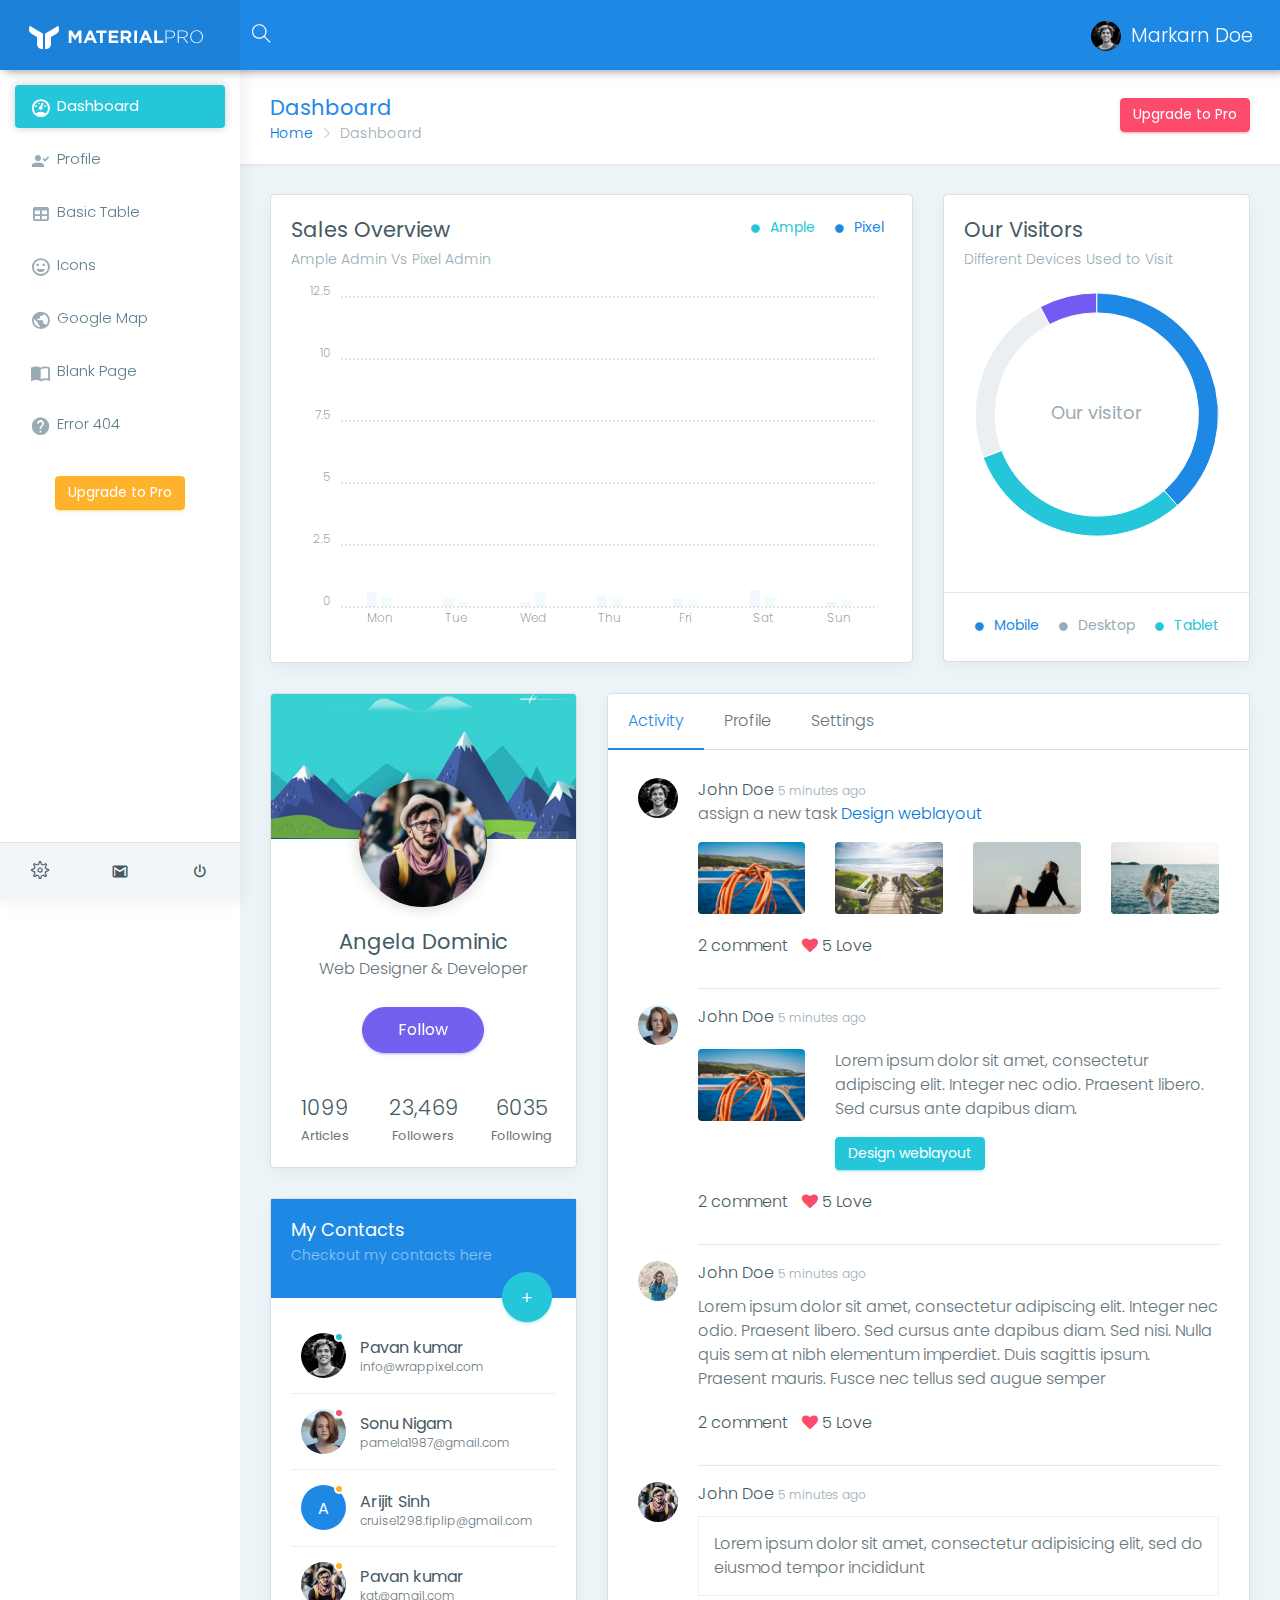
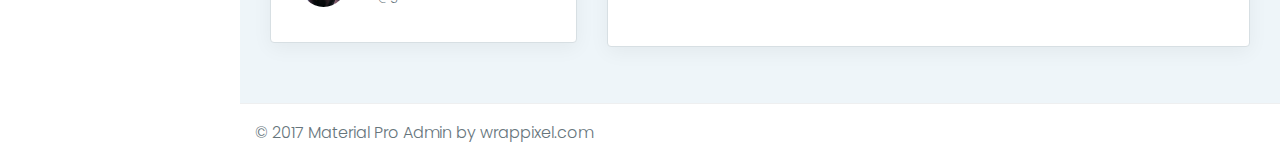
<file: polls/static/html/index.html>
<!DOCTYPE html>
<html lang="en">

<head>
    <meta charset="utf-8">
    <meta http-equiv="X-UA-Compatible" content="IE=edge">
    <!-- Tell the browser to be responsive to screen width -->
    <meta name="viewport" content="width=device-width, initial-scale=1">
    <meta name="description" content="">
    <meta name="author" content="">
    <!-- Favicon icon -->
    <link rel="icon" type="image/png" sizes="16x16" href="../assets/images/favicon.png">
    <title>Material Pro Admin Template - The Most Complete & Trusted Bootstrap 4 Admin Template</title>
    <!-- Bootstrap Core CSS -->
    <link href="../assets/plugins/bootstrap/css/bootstrap.min.css" rel="stylesheet">
    <!-- chartist CSS -->
    <link href="../assets/plugins/chartist-js/dist/chartist.min.css" rel="stylesheet">
    <link href="../assets/plugins/chartist-js/dist/chartist-init.css" rel="stylesheet">
    <link href="../assets/plugins/chartist-plugin-tooltip-master/dist/chartist-plugin-tooltip.css" rel="stylesheet">
    <!--This page css - Morris CSS -->
    <link href="../assets/plugins/c3-master/c3.min.css" rel="stylesheet">
    <!-- Custom CSS -->
    <link href="css/style.css" rel="stylesheet">
    <!-- You can change the theme colors from here -->
    <link href="css/colors/blue.css" id="theme" rel="stylesheet">
    <!-- HTML5 Shim and Respond.js IE8 support of HTML5 elements and media queries -->
    <!-- WARNING: Respond.js doesn't work if you view the page via file:// -->
    <!--[if lt IE 9]>
    <script src="https://oss.maxcdn.com/libs/html5shiv/3.7.0/html5shiv.js"></script>
    <script src="https://oss.maxcdn.com/libs/respond.js/1.4.2/respond.min.js"></script>
<![endif]-->
</head>

<body class="fix-header fix-sidebar card-no-border">
    <!-- ============================================================== -->
    <!-- Preloader - style you can find in spinners.css -->
    <!-- ============================================================== -->
    <div class="preloader">
        <svg class="circular" viewBox="25 25 50 50">
            <circle class="path" cx="50" cy="50" r="20" fill="none" stroke-width="2" stroke-miterlimit="10" /> </svg>
    </div>
    <!-- ============================================================== -->
    <!-- Main wrapper - style you can find in pages.scss -->
    <!-- ============================================================== -->
    <div id="main-wrapper">
        <!-- ============================================================== -->
        <!-- Topbar header - style you can find in pages.scss -->
        <!-- ============================================================== -->
        <header class="topbar">
            <nav class="navbar top-navbar navbar-toggleable-sm navbar-light">
                <!-- ============================================================== -->
                <!-- Logo -->
                <!-- ============================================================== -->
                <div class="navbar-header">
                    <a class="navbar-brand" href="index.html">
                        <!-- Logo icon --><b>
                            <!--You can put here icon as well // <i class="wi wi-sunset"></i> //-->
                            
                            <!-- Light Logo icon -->
                            <img src="../assets/images/logo-light-icon.png" alt="homepage" class="light-logo" />
                        </b>
                        <!--End Logo icon -->
                        <!-- Logo text --><span>
                         
                         <!-- Light Logo text -->    
                         <img src="../assets/images/logo-light-text.png" class="light-logo" alt="homepage" /></span> </a>
                </div>
                <!-- ============================================================== -->
                <!-- End Logo -->
                <!-- ============================================================== -->
                <div class="navbar-collapse">
                    <!-- ============================================================== -->
                    <!-- toggle and nav items -->
                    <!-- ============================================================== -->
                    <ul class="navbar-nav mr-auto mt-md-0">
                        <!-- This is  -->
                        <li class="nav-item"> <a class="nav-link nav-toggler hidden-md-up text-muted waves-effect waves-dark" href="javascript:void(0)"><i class="mdi mdi-menu"></i></a> </li>
                        <!-- ============================================================== -->
                        <!-- Search -->
                        <!-- ============================================================== -->
                        <li class="nav-item hidden-sm-down search-box"> <a class="nav-link hidden-sm-down text-muted waves-effect waves-dark" href="javascript:void(0)"><i class="ti-search"></i></a>
                            <form class="app-search">
                                <input type="text" class="form-control" placeholder="Search & enter"> <a class="srh-btn"><i class="ti-close"></i></a> </form>
                        </li>
                    </ul>
                    <!-- ============================================================== -->
                    <!-- User profile and search -->
                    <!-- ============================================================== -->
                    <ul class="navbar-nav my-lg-0">
                        <!-- ============================================================== -->
                        <!-- Profile -->
                        <!-- ============================================================== -->
                        <li class="nav-item dropdown">
                            <a class="nav-link dropdown-toggle text-muted waves-effect waves-dark" href="" data-toggle="dropdown" aria-haspopup="true" aria-expanded="false"><img src="../assets/images/users/1.jpg" alt="user" class="profile-pic m-r-10" />Markarn Doe</a>
                        </li>
                    </ul>
                </div>
            </nav>
        </header>
        <!-- ============================================================== -->
        <!-- End Topbar header -->
        <!-- ============================================================== -->
        <!-- ============================================================== -->
        <!-- Left Sidebar - style you can find in sidebar.scss  -->
        <!-- ============================================================== -->
        <aside class="left-sidebar">
            <!-- Sidebar scroll-->
            <div class="scroll-sidebar">
                <!-- Sidebar navigation-->
                <nav class="sidebar-nav">
                    <ul id="sidebarnav">
                        <li> <a class="waves-effect waves-dark" href="index.html" aria-expanded="false"><i class="mdi mdi-gauge"></i><span class="hide-menu">Dashboard</span></a>
                        </li>
                        <li> <a class="waves-effect waves-dark" href="pages-profile.html" aria-expanded="false"><i class="mdi mdi-account-check"></i><span class="hide-menu">Profile</span></a>
                        </li>
                        <li> <a class="waves-effect waves-dark" href="table-basic.html" aria-expanded="false"><i class="mdi mdi-table"></i><span class="hide-menu">Basic Table</span></a>
                        </li>
                        <li> <a class="waves-effect waves-dark" href="icon-material.html" aria-expanded="false"><i class="mdi mdi-emoticon"></i><span class="hide-menu">Icons</span></a>
                        </li>
                        <li> <a class="waves-effect waves-dark" href="map-google.html" aria-expanded="false"><i class="mdi mdi-earth"></i><span class="hide-menu">Google Map</span></a>
                        </li>
                        <li> <a class="waves-effect waves-dark" href="pages-blank.html" aria-expanded="false"><i class="mdi mdi-book-open-variant"></i><span class="hide-menu">Blank Page</span></a>
                        </li>
                        <li> <a class="waves-effect waves-dark" href="pages-error-404.html" aria-expanded="false"><i class="mdi mdi-help-circle"></i><span class="hide-menu">Error 404</span></a>
                        </li>
                    </ul>
                    <div class="text-center m-t-30">
                        <a href="https://wrappixel.com/templates/materialpro/" class="btn waves-effect waves-light btn-warning hidden-md-down"> Upgrade to Pro</a>
                    </div>
                </nav>
                <!-- End Sidebar navigation -->
            </div>
            <!-- End Sidebar scroll-->
            <!-- Bottom points-->
            <div class="sidebar-footer">
                <!-- item--><a href="" class="link" data-toggle="tooltip" title="Settings"><i class="ti-settings"></i></a>
                <!-- item--><a href="" class="link" data-toggle="tooltip" title="Email"><i class="mdi mdi-gmail"></i></a>
                <!-- item--><a href="" class="link" data-toggle="tooltip" title="Logout"><i class="mdi mdi-power"></i></a> </div>
            <!-- End Bottom points-->
        </aside>
        <!-- ============================================================== -->
        <!-- End Left Sidebar - style you can find in sidebar.scss  -->
        <!-- ============================================================== -->
        <!-- ============================================================== -->
        <!-- Page wrapper  -->
        <!-- ============================================================== -->
        <div class="page-wrapper">
            <!-- ============================================================== -->
            <!-- Container fluid  -->
            <!-- ============================================================== -->
            <div class="container-fluid">
                <!-- ============================================================== -->
                <!-- Bread crumb and right sidebar toggle -->
                <!-- ============================================================== -->
                <div class="row page-titles">
                    <div class="col-md-5 col-8 align-self-center">
                        <h3 class="text-themecolor">Dashboard</h3>
                        <ol class="breadcrumb">
                            <li class="breadcrumb-item"><a href="javascript:void(0)">Home</a></li>
                            <li class="breadcrumb-item active">Dashboard</li>
                        </ol>
                    </div>
                    <div class="col-md-7 col-4 align-self-center">
                        <a href="https://wrappixel.com/templates/materialpro/" class="btn waves-effect waves-light btn-danger pull-right hidden-sm-down"> Upgrade to Pro</a>
                    </div>
                </div>
                <!-- ============================================================== -->
                <!-- End Bread crumb and right sidebar toggle -->
                <!-- ============================================================== -->
                <!-- ============================================================== -->
                <!-- Start Page Content -->
                <!-- ============================================================== -->
                <!-- Row -->
                <div class="row">
                    <!-- Column -->
                    <div class="col-lg-8 col-md-7">
                        <div class="card">
                            <div class="card-block">
                                <div class="row">
                                    <div class="col-12">
                                        <div class="d-flex flex-wrap">
                                            <div>
                                                <h3 class="card-title">Sales Overview</h3>
                                                <h6 class="card-subtitle">Ample Admin Vs Pixel Admin</h6> </div>
                                            <div class="ml-auto">
                                                <ul class="list-inline">
                                                    <li>
                                                        <h6 class="text-muted text-success"><i class="fa fa-circle font-10 m-r-10 "></i>Ample</h6> </li>
                                                    <li>
                                                        <h6 class="text-muted  text-info"><i class="fa fa-circle font-10 m-r-10"></i>Pixel</h6> </li>
                                                </ul>
                                            </div>
                                        </div>
                                    </div>
                                    <div class="col-12">
                                        <div class="amp-pxl" style="height: 360px;"></div>
                                    </div>
                                </div>
                            </div>
                        </div>
                    </div>
                    <div class="col-lg-4 col-md-5">
                        <div class="card">
                            <div class="card-block">
                                <h3 class="card-title">Our Visitors </h3>
                                <h6 class="card-subtitle">Different Devices Used to Visit</h6>
                                <div id="visitor" style="height:290px; width:100%;"></div>
                            </div>
                            <div>
                                <hr class="m-t-0 m-b-0">
                            </div>
                            <div class="card-block text-center ">
                                <ul class="list-inline m-b-0">
                                    <li>
                                        <h6 class="text-muted text-info"><i class="fa fa-circle font-10 m-r-10 "></i>Mobile</h6> </li>
                                    <li>
                                        <h6 class="text-muted  text-primary"><i class="fa fa-circle font-10 m-r-10"></i>Desktop</h6> </li>
                                    <li>
                                        <h6 class="text-muted  text-success"><i class="fa fa-circle font-10 m-r-10"></i>Tablet</h6> </li>
                                </ul>
                            </div>
                        </div>
                    </div>
                </div>
                <!-- Row -->
                <!-- Row -->
                <div class="row">
                    <!-- Column -->
                    <div class="col-lg-4 col-xlg-3 col-md-5">
                        <!-- Column -->
                        <div class="card">
                            <img class="card-img-top" src="../assets/images/background/profile-bg.jpg" alt="Card image cap">
                            <div class="card-block little-profile text-center">
                                <div class="pro-img"><img src="../assets/images/users/4.jpg" alt="user" /></div>
                                <h3 class="m-b-0">Angela Dominic</h3>
                                <p>Web Designer &amp; Developer</p>
                                <a href="javascript:void(0)" class="m-t-10 waves-effect waves-dark btn btn-primary btn-md btn-rounded">Follow</a>
                                <div class="row text-center m-t-20">
                                    <div class="col-lg-4 col-md-4 m-t-20">
                                        <h3 class="m-b-0 font-light">1099</h3><small>Articles</small></div>
                                    <div class="col-lg-4 col-md-4 m-t-20">
                                        <h3 class="m-b-0 font-light">23,469</h3><small>Followers</small></div>
                                    <div class="col-lg-4 col-md-4 m-t-20">
                                        <h3 class="m-b-0 font-light">6035</h3><small>Following</small></div>
                                </div>
                            </div>
                        </div>
                        <!-- Column -->
                        <div class="card">
                            <div class="card-block bg-info">
                                <h4 class="text-white card-title">My Contacts</h4>
                                <h6 class="card-subtitle text-white m-b-0 op-5">Checkout my contacts here</h6>
                            </div>
                            <div class="card-block">
                                <div class="message-box contact-box">
                                    <h2 class="add-ct-btn"><button type="button" class="btn btn-circle btn-lg btn-success waves-effect waves-dark">+</button></h2>
                                    <div class="message-widget contact-widget">
                                        <!-- Message -->
                                        <a href="#">
                                            <div class="user-img"> <img src="../assets/images/users/1.jpg" alt="user" class="img-circle"> <span class="profile-status online pull-right"></span> </div>
                                            <div class="mail-contnet">
                                                <h5>Pavan kumar</h5> <span class="mail-desc">info@wrappixel.com</span></div>
                                        </a>
                                        <!-- Message -->
                                        <a href="#">
                                            <div class="user-img"> <img src="../assets/images/users/2.jpg" alt="user" class="img-circle"> <span class="profile-status busy pull-right"></span> </div>
                                            <div class="mail-contnet">
                                                <h5>Sonu Nigam</h5> <span class="mail-desc">pamela1987@gmail.com</span></div>
                                        </a>
                                        <!-- Message -->
                                        <a href="#">
                                            <div class="user-img"> <span class="round">A</span> <span class="profile-status away pull-right"></span> </div>
                                            <div class="mail-contnet">
                                                <h5>Arijit Sinh</h5> <span class="mail-desc">cruise1298.fiplip@gmail.com</span></div>
                                        </a>
                                        <!-- Message -->
                                        <a href="#">
                                            <div class="user-img"> <img src="../assets/images/users/4.jpg" alt="user" class="img-circle"> <span class="profile-status offline pull-right"></span> </div>
                                            <div class="mail-contnet">
                                                <h5>Pavan kumar</h5> <span class="mail-desc">kat@gmail.com</span></div>
                                        </a>
                                    </div>
                                </div>
                            </div>
                        </div>
                    </div>
                    <div class="col-lg-8 col-xlg-9 col-md-7">
                        <div class="card">
                            <!-- Nav tabs -->
                            <ul class="nav nav-tabs profile-tab" role="tablist">
                                <li class="nav-item"> <a class="nav-link active" data-toggle="tab" href="#home" role="tab">Activity</a> </li>
                                <li class="nav-item"> <a class="nav-link" data-toggle="tab" href="#profile" role="tab">Profile</a> </li>
                                <li class="nav-item"> <a class="nav-link" data-toggle="tab" href="#settings" role="tab">Settings</a> </li>
                            </ul>
                            <!-- Tab panes -->
                            <div class="tab-content">
                                <div class="tab-pane active" id="home" role="tabpanel">
                                    <div class="card-block">
                                        <div class="profiletimeline">
                                            <div class="sl-item">
                                                <div class="sl-left"> <img src="../assets/images/users/1.jpg" alt="user" class="img-circle"> </div>
                                                <div class="sl-right">
                                                    <div><a href="#" class="link">John Doe</a> <span class="sl-date">5 minutes ago</span>
                                                        <p>assign a new task <a href="#"> Design weblayout</a></p>
                                                        <div class="row">
                                                            <div class="col-lg-3 col-md-6 m-b-20"><img src="../assets/images/big/img1.jpg" alt="user" class="img-responsive radius"></div>
                                                            <div class="col-lg-3 col-md-6 m-b-20"><img src="../assets/images/big/img2.jpg" alt="user" class="img-responsive radius"></div>
                                                            <div class="col-lg-3 col-md-6 m-b-20"><img src="../assets/images/big/img3.jpg" alt="user" class="img-responsive radius"></div>
                                                            <div class="col-lg-3 col-md-6 m-b-20"><img src="../assets/images/big/img4.jpg" alt="user" class="img-responsive radius"></div>
                                                        </div>
                                                        <div class="like-comm"> <a href="javascript:void(0)" class="link m-r-10">2 comment</a> <a href="javascript:void(0)" class="link m-r-10"><i class="fa fa-heart text-danger"></i> 5 Love</a> </div>
                                                    </div>
                                                </div>
                                            </div>
                                            <hr>
                                            <div class="sl-item">
                                                <div class="sl-left"> <img src="../assets/images/users/2.jpg" alt="user" class="img-circle"> </div>
                                                <div class="sl-right">
                                                    <div> <a href="#" class="link">John Doe</a> <span class="sl-date">5 minutes ago</span>
                                                        <div class="m-t-20 row">
                                                            <div class="col-md-3 col-xs-12"><img src="../assets/images/big/img1.jpg" alt="user" class="img-responsive radius"></div>
                                                            <div class="col-md-9 col-xs-12">
                                                                <p> Lorem ipsum dolor sit amet, consectetur adipiscing elit. Integer nec odio. Praesent libero. Sed cursus ante dapibus diam. </p> <a href="#" class="btn btn-success"> Design weblayout</a></div>
                                                        </div>
                                                        <div class="like-comm m-t-20"> <a href="javascript:void(0)" class="link m-r-10">2 comment</a> <a href="javascript:void(0)" class="link m-r-10"><i class="fa fa-heart text-danger"></i> 5 Love</a> </div>
                                                    </div>
                                                </div>
                                            </div>
                                            <hr>
                                            <div class="sl-item">
                                                <div class="sl-left"> <img src="../assets/images/users/3.jpg" alt="user" class="img-circle"> </div>
                                                <div class="sl-right">
                                                    <div><a href="#" class="link">John Doe</a> <span class="sl-date">5 minutes ago</span>
                                                        <p class="m-t-10"> Lorem ipsum dolor sit amet, consectetur adipiscing elit. Integer nec odio. Praesent libero. Sed cursus ante dapibus diam. Sed nisi. Nulla quis sem at nibh elementum imperdiet. Duis sagittis ipsum. Praesent mauris. Fusce nec tellus sed augue semper </p>
                                                    </div>
                                                    <div class="like-comm m-t-20"> <a href="javascript:void(0)" class="link m-r-10">2 comment</a> <a href="javascript:void(0)" class="link m-r-10"><i class="fa fa-heart text-danger"></i> 5 Love</a> </div>
                                                </div>
                                            </div>
                                            <hr>
                                            <div class="sl-item">
                                                <div class="sl-left"> <img src="../assets/images/users/4.jpg" alt="user" class="img-circle"> </div>
                                                <div class="sl-right">
                                                    <div><a href="#" class="link">John Doe</a> <span class="sl-date">5 minutes ago</span>
                                                        <blockquote class="m-t-10">
                                                            Lorem ipsum dolor sit amet, consectetur adipisicing elit, sed do eiusmod tempor incididunt
                                                        </blockquote>
                                                    </div>
                                                </div>
                                            </div>
                                        </div>
                                    </div>
                                </div>
                                <!--second tab-->
                                <div class="tab-pane" id="profile" role="tabpanel">
                                    <div class="card-block">
                                        <div class="row">
                                            <div class="col-md-3 col-xs-6 b-r"> <strong>Full Name</strong>
                                                <br>
                                                <p class="text-muted">Johnathan Deo</p>
                                            </div>
                                            <div class="col-md-3 col-xs-6 b-r"> <strong>Mobile</strong>
                                                <br>
                                                <p class="text-muted">(123) 456 7890</p>
                                            </div>
                                            <div class="col-md-3 col-xs-6 b-r"> <strong>Email</strong>
                                                <br>
                                                <p class="text-muted">johnathan@admin.com</p>
                                            </div>
                                            <div class="col-md-3 col-xs-6"> <strong>Location</strong>
                                                <br>
                                                <p class="text-muted">London</p>
                                            </div>
                                        </div>
                                        <hr>
                                        <p class="m-t-30">Donec pede justo, fringilla vel, aliquet nec, vulputate eget, arcu. In enim justo, rhoncus ut, imperdiet a, venenatis vitae, justo. Nullam dictum felis eu pede mollis pretium. Integer tincidunt.Cras dapibus. Vivamus elementum semper nisi. Aenean vulputate eleifend tellus. Aenean leo ligula, porttitor eu, consequat vitae, eleifend ac, enim.</p>
                                        <p>Lorem Ipsum is simply dummy text of the printing and typesetting industry. Lorem Ipsum has been the industry's standard dummy text ever since the 1500s, when an unknown printer took a galley of type and scrambled it to make a type specimen book. It has survived not only five centuries </p>
                                        <p>It was popularised in the 1960s with the release of Letraset sheets containing Lorem Ipsum passages, and more recently with desktop publishing software like Aldus PageMaker including versions of Lorem Ipsum.</p>
                                        <h4 class="font-medium m-t-30">Skill Set</h4>
                                        <hr>
                                        <h5 class="m-t-30">Wordpress <span class="pull-right">80%</span></h5>
                                        <div class="progress">
                                            <div class="progress-bar bg-success" role="progressbar" aria-valuenow="80" aria-valuemin="0" aria-valuemax="100" style="width:80%; height:6px;"> <span class="sr-only">50% Complete</span> </div>
                                        </div>
                                        <h5 class="m-t-30">HTML 5 <span class="pull-right">90%</span></h5>
                                        <div class="progress">
                                            <div class="progress-bar bg-info" role="progressbar" aria-valuenow="90" aria-valuemin="0" aria-valuemax="100" style="width:90%; height:6px;"> <span class="sr-only">50% Complete</span> </div>
                                        </div>
                                        <h5 class="m-t-30">jQuery <span class="pull-right">50%</span></h5>
                                        <div class="progress">
                                            <div class="progress-bar bg-danger" role="progressbar" aria-valuenow="50" aria-valuemin="0" aria-valuemax="100" style="width:50%; height:6px;"> <span class="sr-only">50% Complete</span> </div>
                                        </div>
                                        <h5 class="m-t-30">Photoshop <span class="pull-right">70%</span></h5>
                                        <div class="progress">
                                            <div class="progress-bar bg-warning" role="progressbar" aria-valuenow="70" aria-valuemin="0" aria-valuemax="100" style="width:70%; height:6px;"> <span class="sr-only">50% Complete</span> </div>
                                        </div>
                                    </div>
                                </div>
                                <div class="tab-pane" id="settings" role="tabpanel">
                                    <div class="card-block">
                                        <form class="form-horizontal form-material">
                                            <div class="form-group">
                                                <label class="col-md-12">Full Name</label>
                                                <div class="col-md-12">
                                                    <input type="text" placeholder="Johnathan Doe" class="form-control form-control-line">
                                                </div>
                                            </div>
                                            <div class="form-group">
                                                <label for="example-email" class="col-md-12">Email</label>
                                                <div class="col-md-12">
                                                    <input type="email" placeholder="johnathan@admin.com" class="form-control form-control-line" name="example-email" id="example-email">
                                                </div>
                                            </div>
                                            <div class="form-group">
                                                <label class="col-md-12">Password</label>
                                                <div class="col-md-12">
                                                    <input type="password" value="password" class="form-control form-control-line">
                                                </div>
                                            </div>
                                            <div class="form-group">
                                                <label class="col-md-12">Phone No</label>
                                                <div class="col-md-12">
                                                    <input type="text" placeholder="123 456 7890" class="form-control form-control-line">
                                                </div>
                                            </div>
                                            <div class="form-group">
                                                <label class="col-md-12">Message</label>
                                                <div class="col-md-12">
                                                    <textarea rows="5" class="form-control form-control-line"></textarea>
                                                </div>
                                            </div>
                                            <div class="form-group">
                                                <label class="col-sm-12">Select Country</label>
                                                <div class="col-sm-12">
                                                    <select class="form-control form-control-line">
                                                        <option>London</option>
                                                        <option>India</option>
                                                        <option>Usa</option>
                                                        <option>Canada</option>
                                                        <option>Thailand</option>
                                                    </select>
                                                </div>
                                            </div>
                                            <div class="form-group">
                                                <div class="col-sm-12">
                                                    <button class="btn btn-success">Update Profile</button>
                                                </div>
                                            </div>
                                        </form>
                                    </div>
                                </div>
                            </div>
                        </div>
                    </div>
                </div>
                <!-- ============================================================== -->
                <!-- End PAge Content -->
                <!-- ============================================================== -->
            </div>
            <!-- ============================================================== -->
            <!-- End Container fluid  -->
            <!-- ============================================================== -->
            <!-- ============================================================== -->
            <!-- footer -->
            <!-- ============================================================== -->
            <footer class="footer"> © 2017 Material Pro Admin by wrappixel.com </footer>
            <!-- ============================================================== -->
            <!-- End footer -->
            <!-- ============================================================== -->
        </div>
        <!-- ============================================================== -->
        <!-- End Page wrapper  -->
        <!-- ============================================================== -->
    </div>
    <!-- ============================================================== -->
    <!-- End Wrapper -->
    <!-- ============================================================== -->
    <!-- ============================================================== -->
    <!-- All Jquery -->
    <!-- ============================================================== -->
    <script src="../assets/plugins/jquery/jquery.min.js"></script>
    <!-- Bootstrap tether Core JavaScript -->
    <script src="../assets/plugins/bootstrap/js/tether.min.js"></script>
    <script src="../assets/plugins/bootstrap/js/bootstrap.min.js"></script>
    <!-- slimscrollbar scrollbar JavaScript -->
    <script src="js/jquery.slimscroll.js"></script>
    <!--Wave Effects -->
    <script src="js/waves.js"></script>
    <!--Menu sidebar -->
    <script src="js/sidebarmenu.js"></script>
    <!--stickey kit -->
    <script src="../assets/plugins/sticky-kit-master/dist/sticky-kit.min.js"></script>
    <!--Custom JavaScript -->
    <script src="js/custom.min.js"></script>
    <!-- ============================================================== -->
    <!-- This page plugins -->
    <!-- ============================================================== -->
    <!-- chartist chart -->
    <script src="../assets/plugins/chartist-js/dist/chartist.min.js"></script>
    <script src="../assets/plugins/chartist-plugin-tooltip-master/dist/chartist-plugin-tooltip.min.js"></script>
    <!--c3 JavaScript -->
    <script src="../assets/plugins/d3/d3.min.js"></script>
    <script src="../assets/plugins/c3-master/c3.min.js"></script>
    <!-- Chart JS -->
    <script src="js/dashboard1.js"></script>
</body>

</html>
</file>
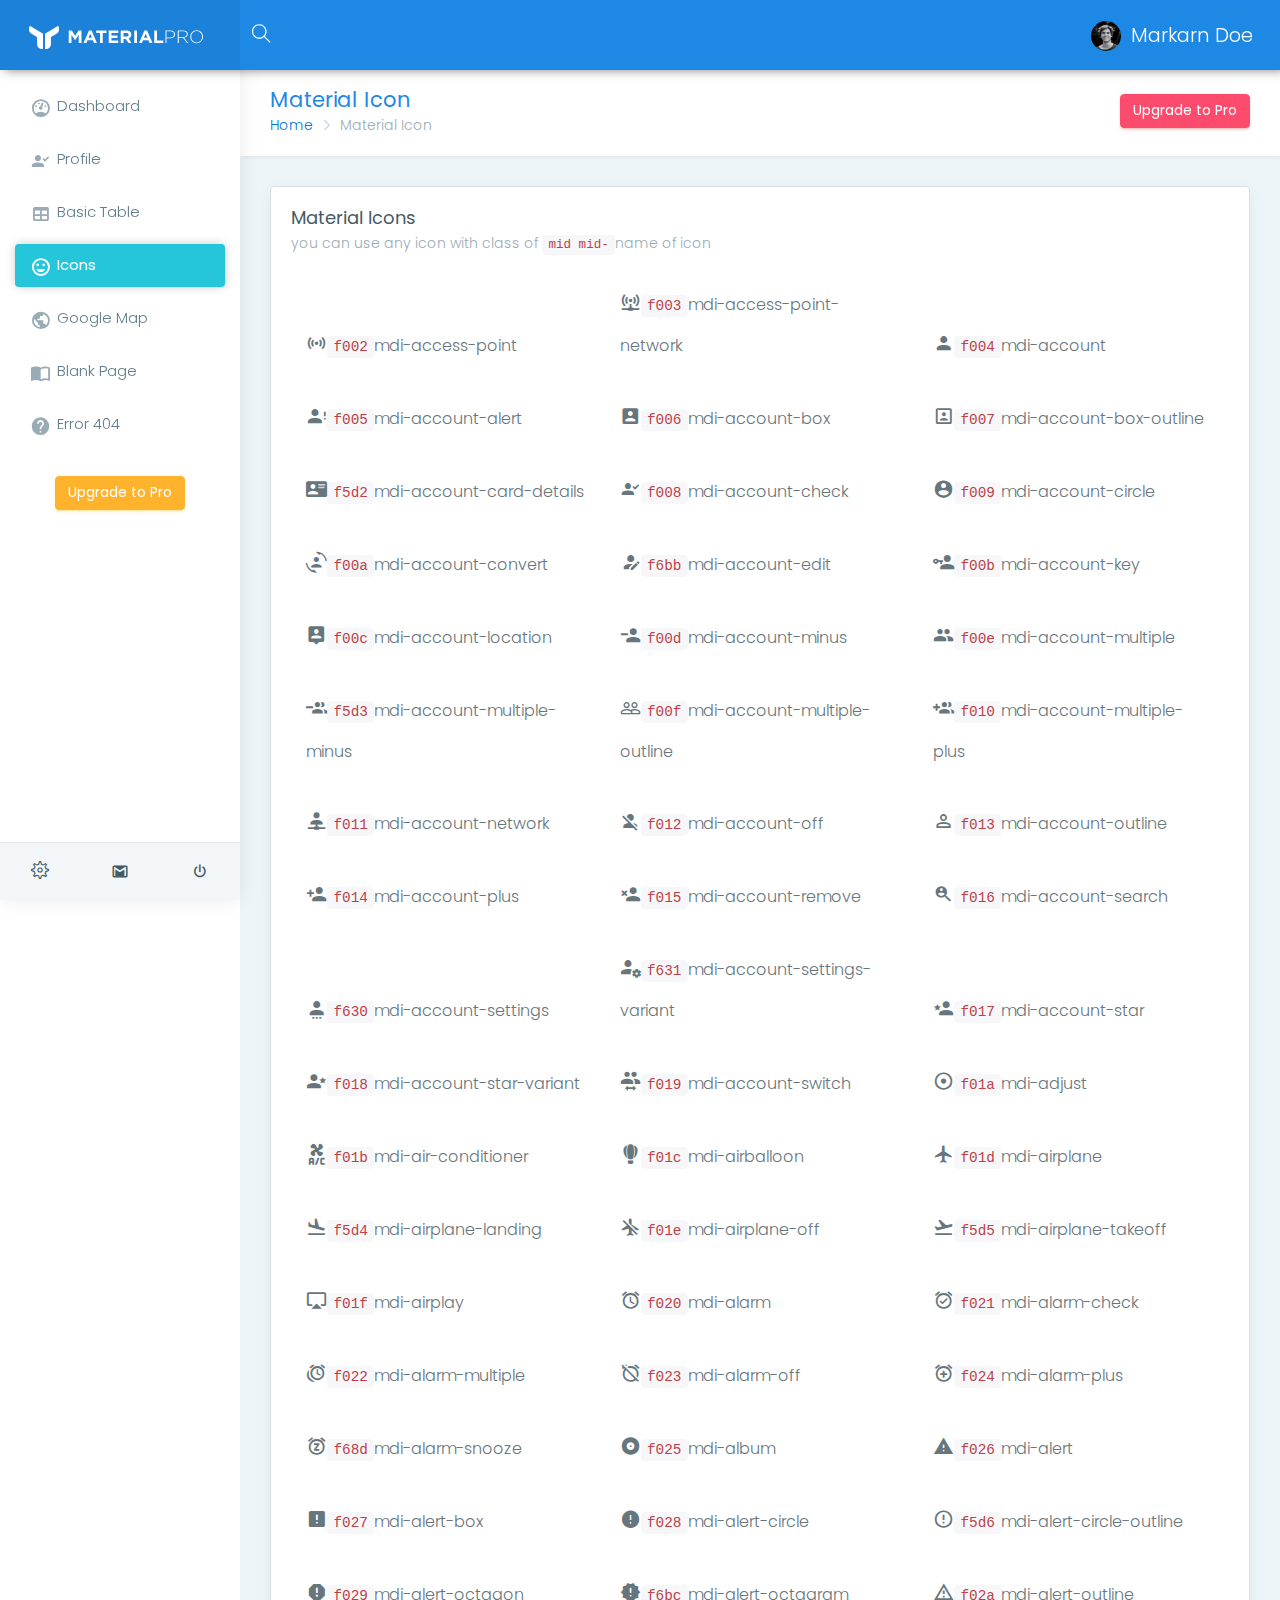
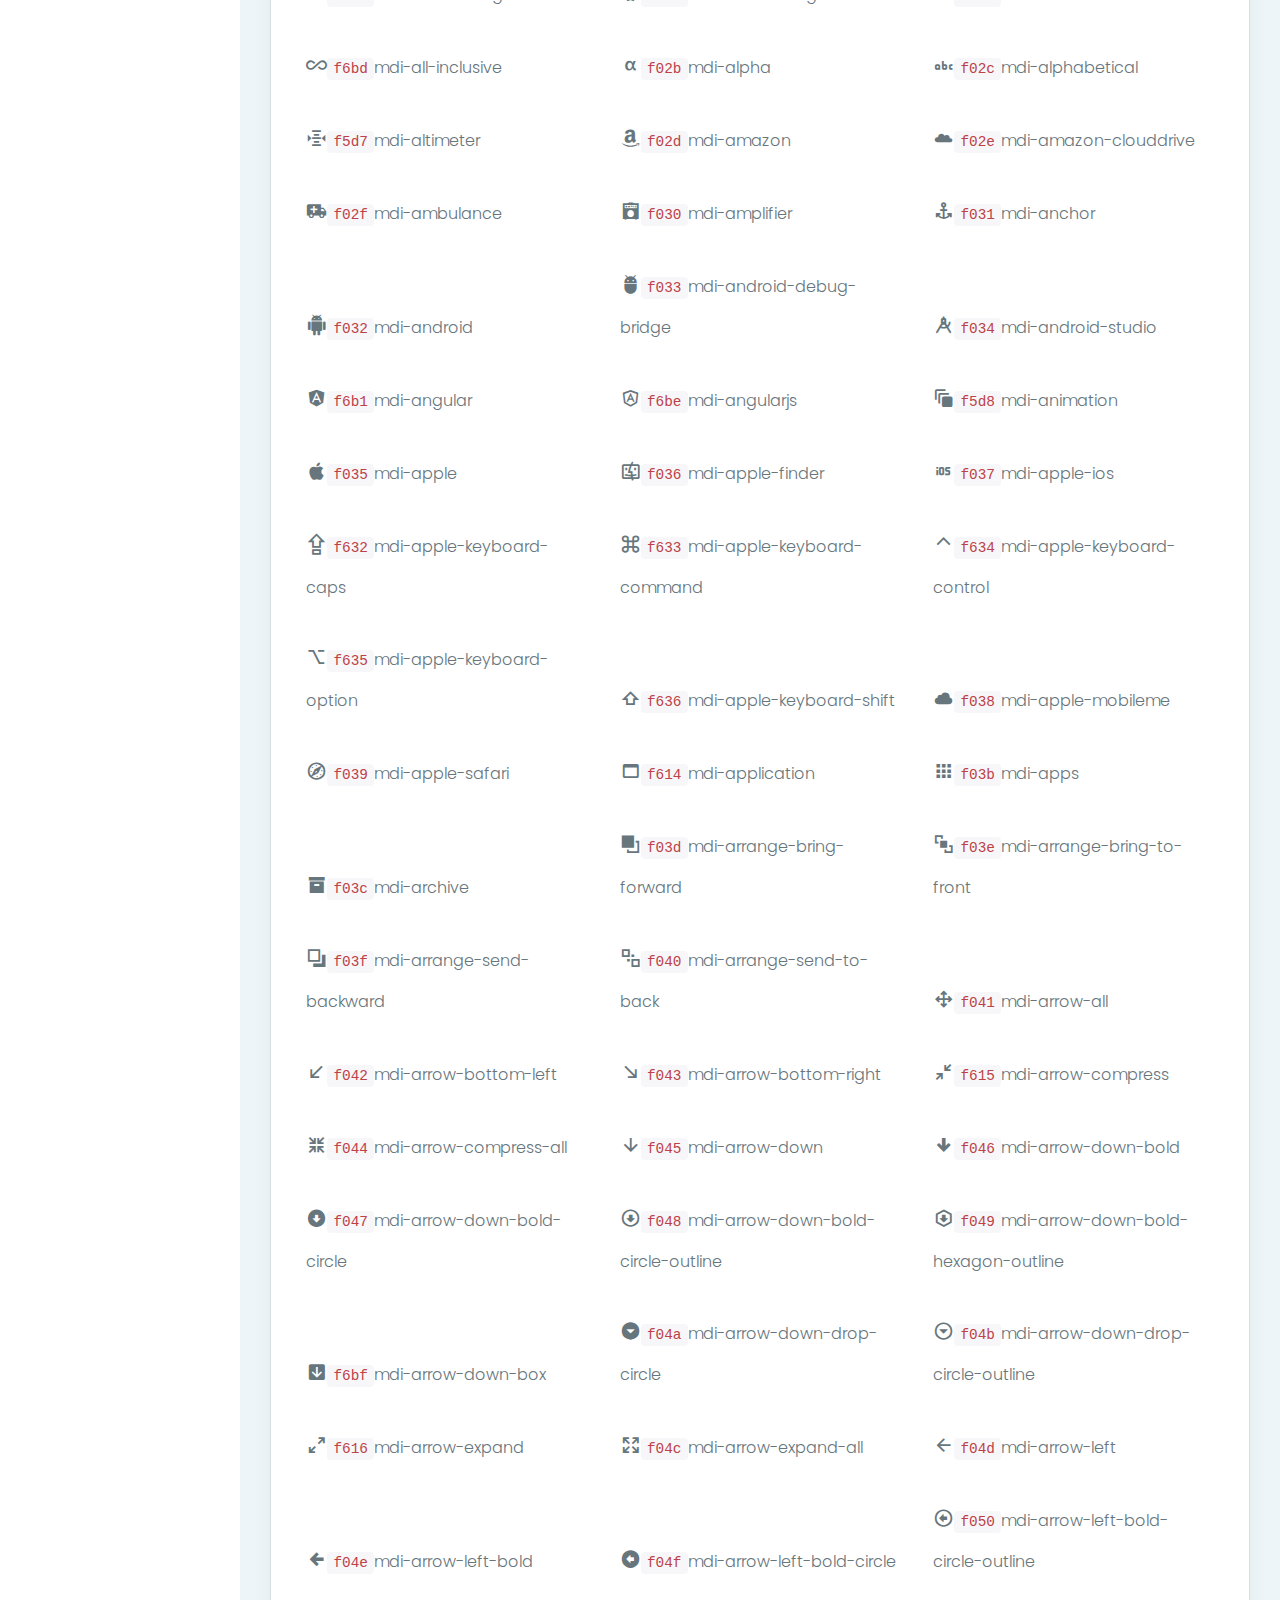
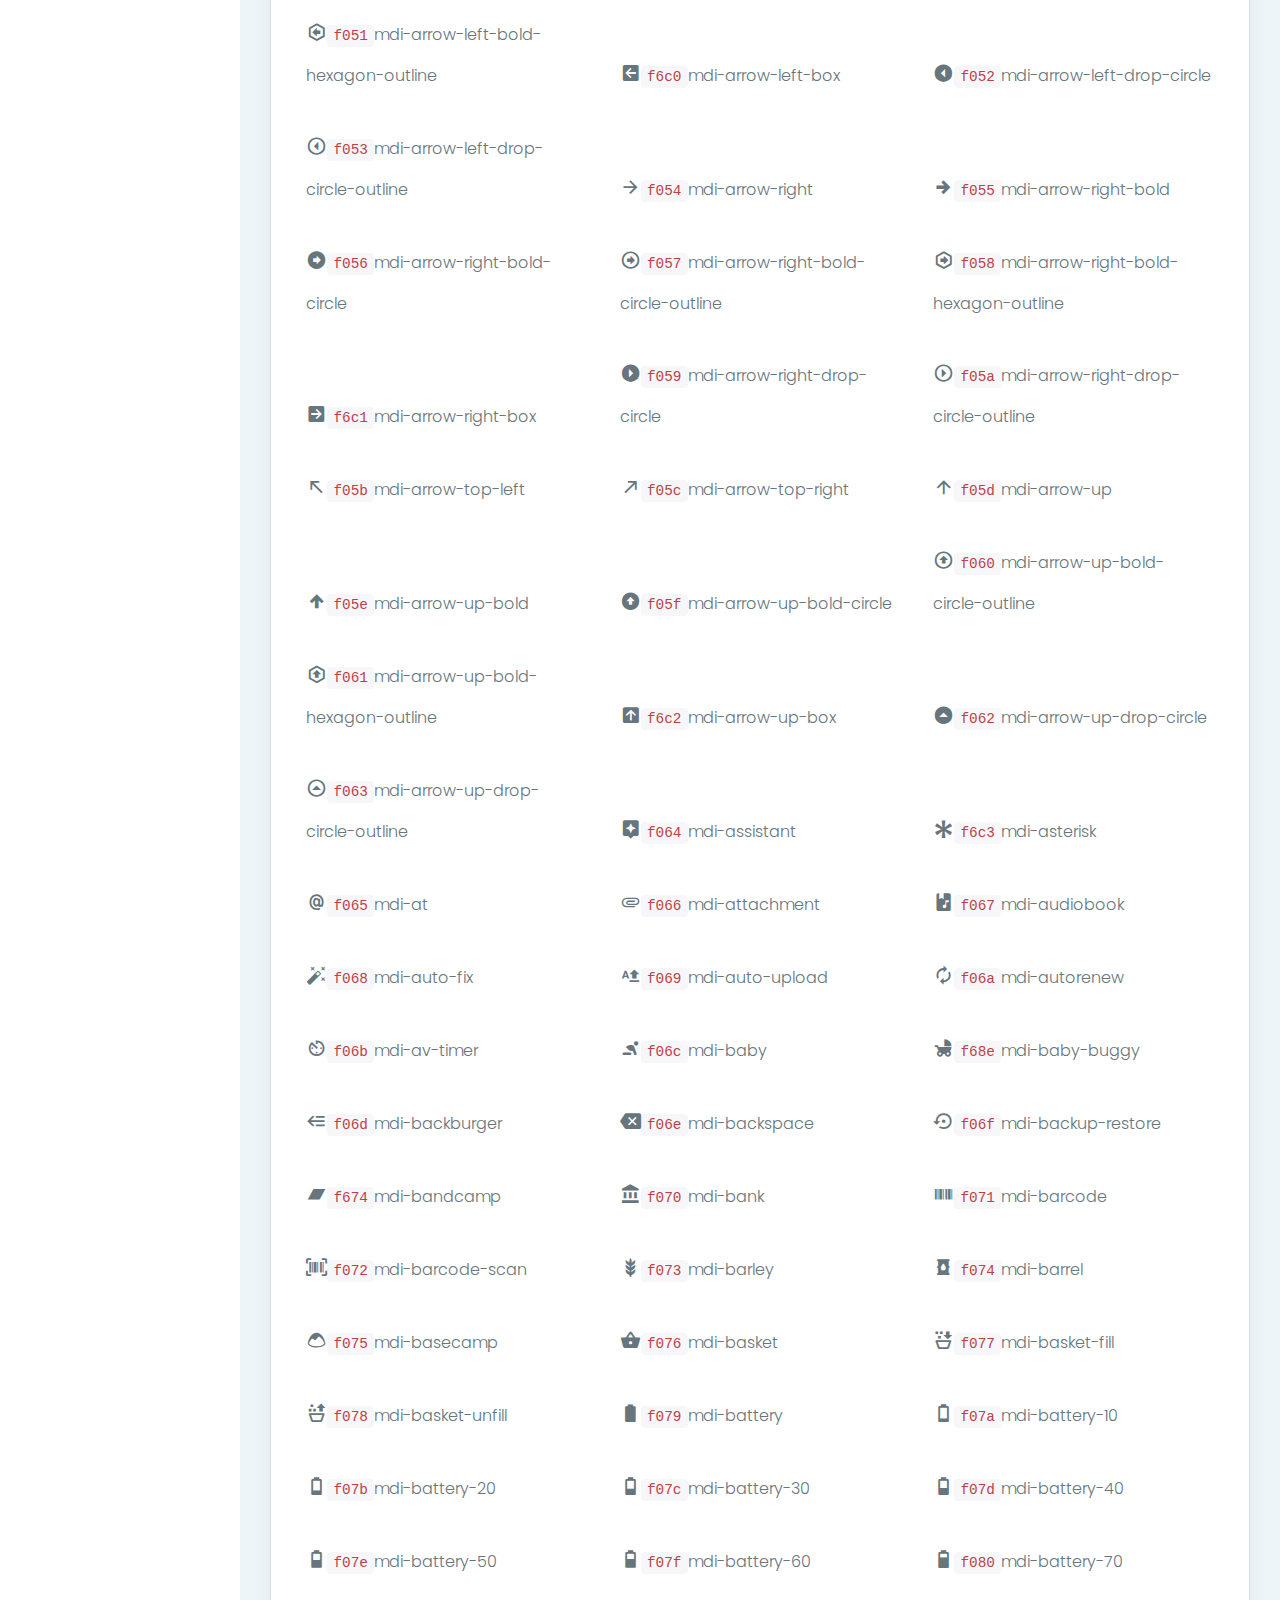
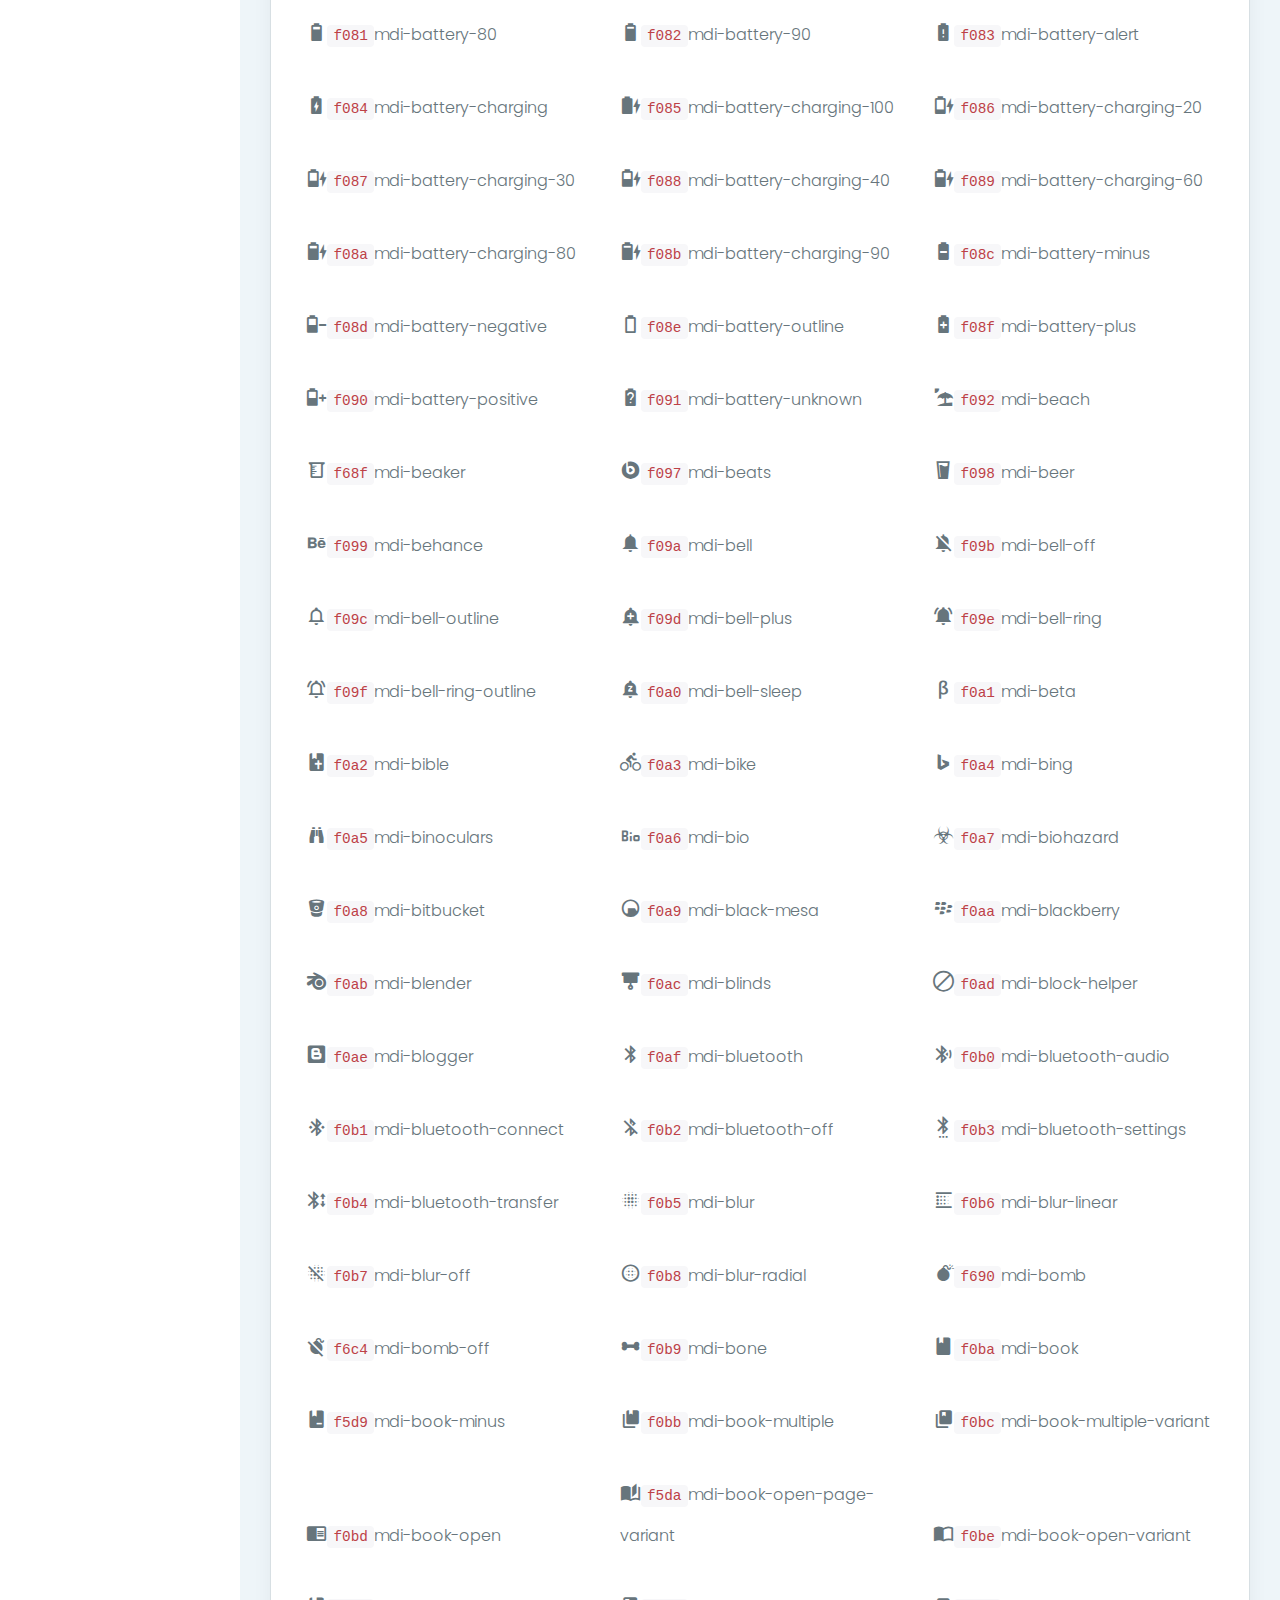
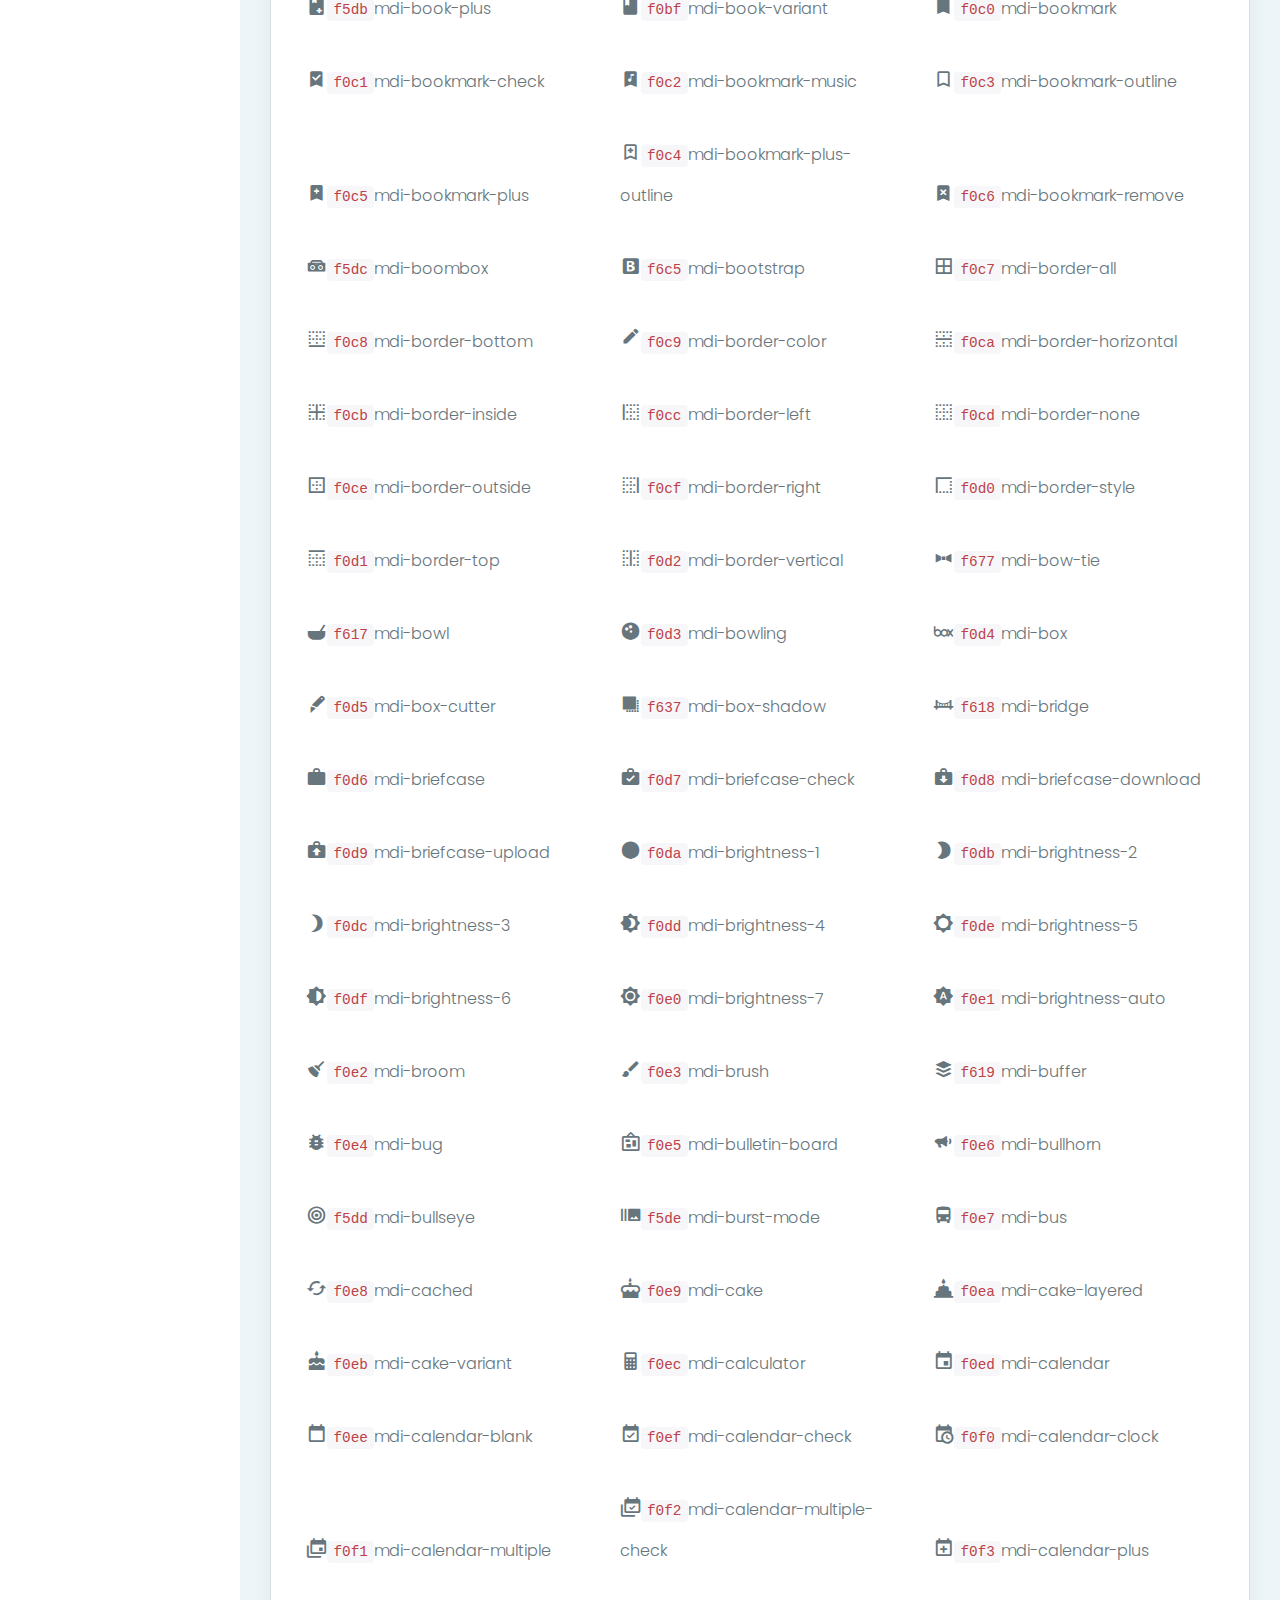
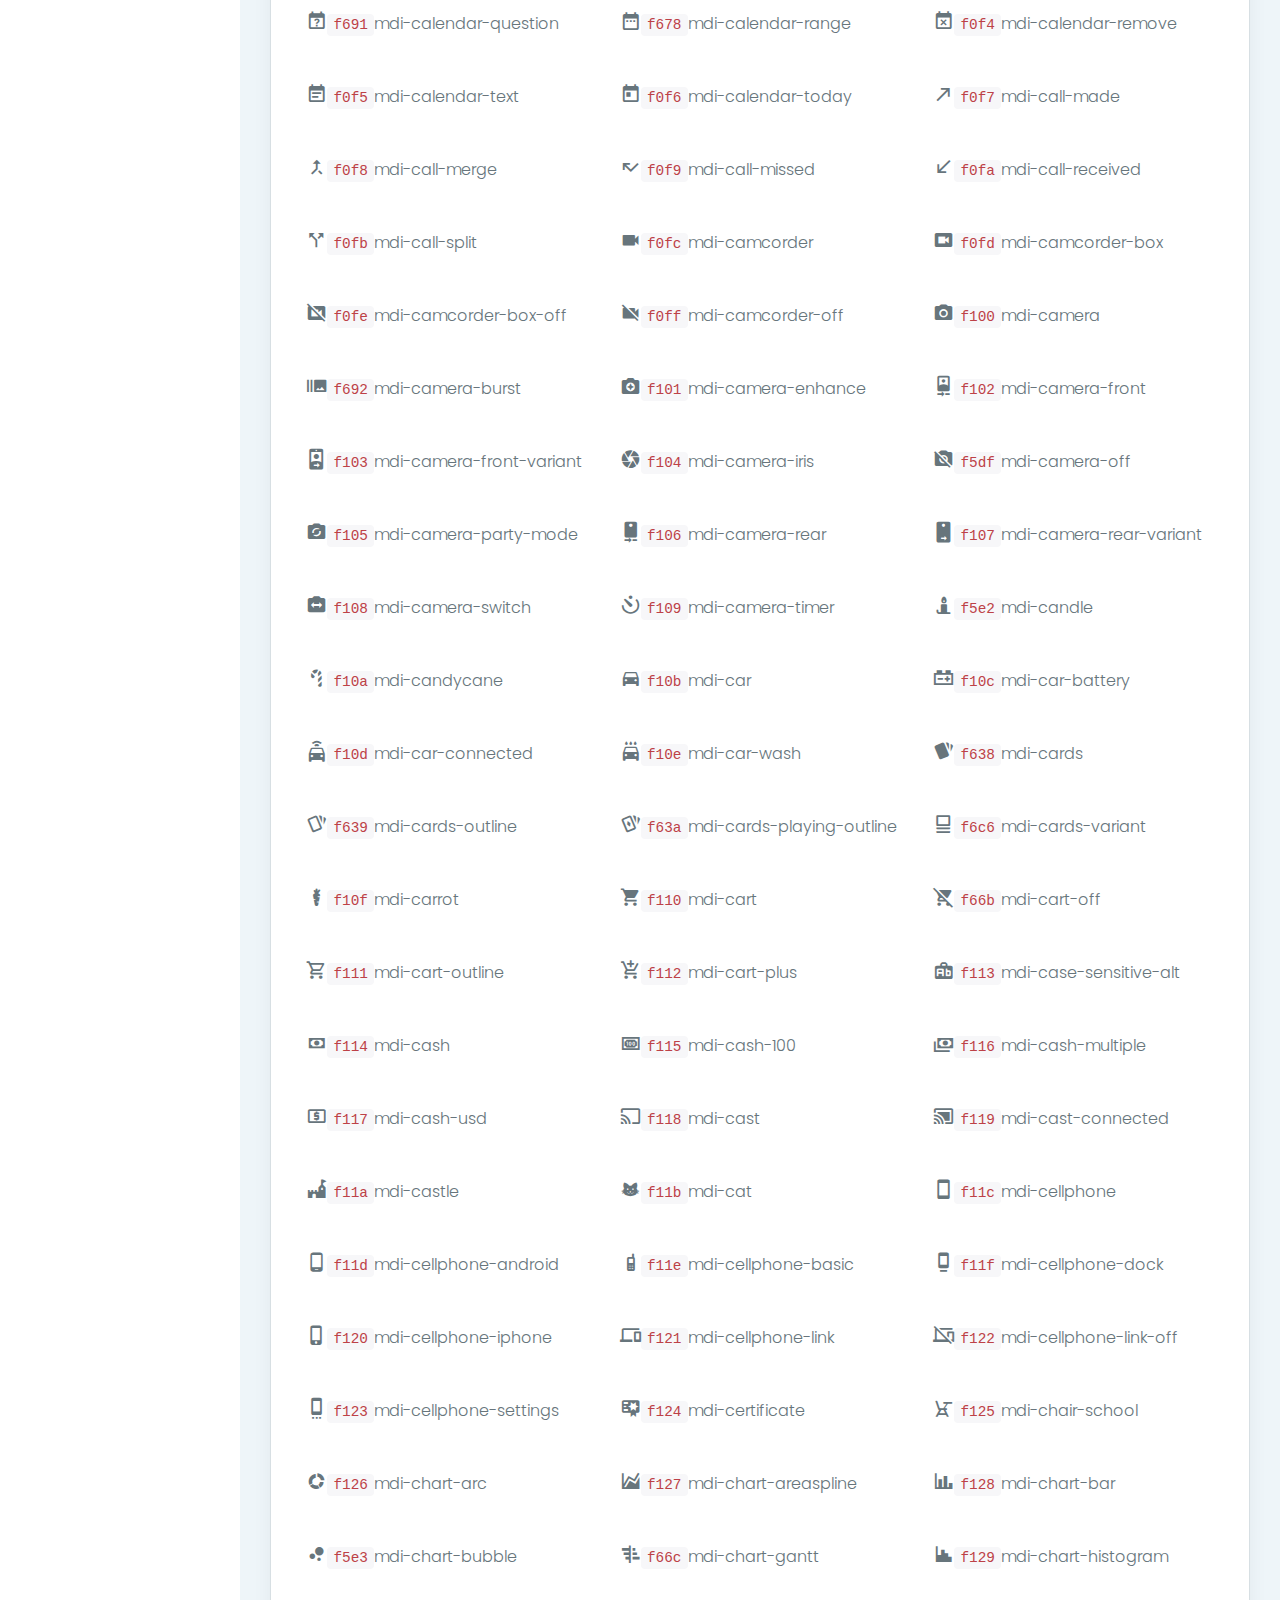
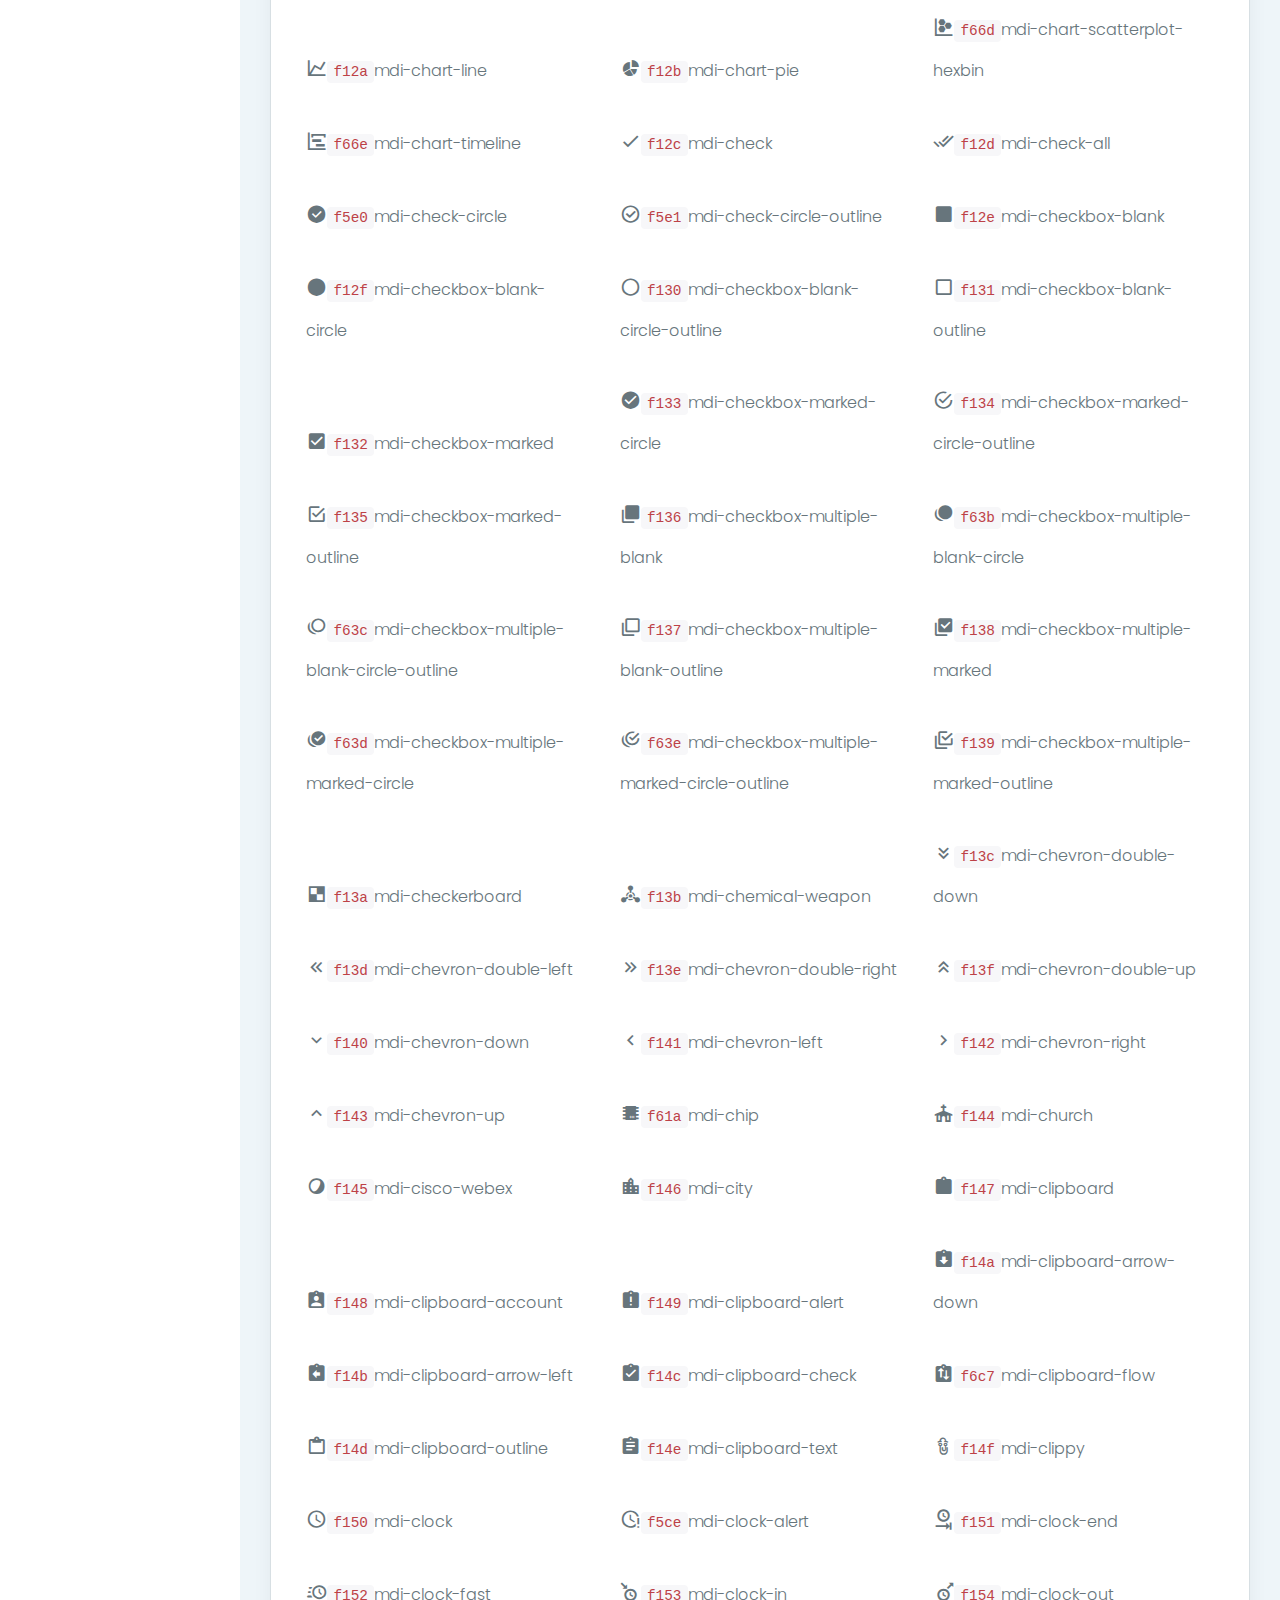
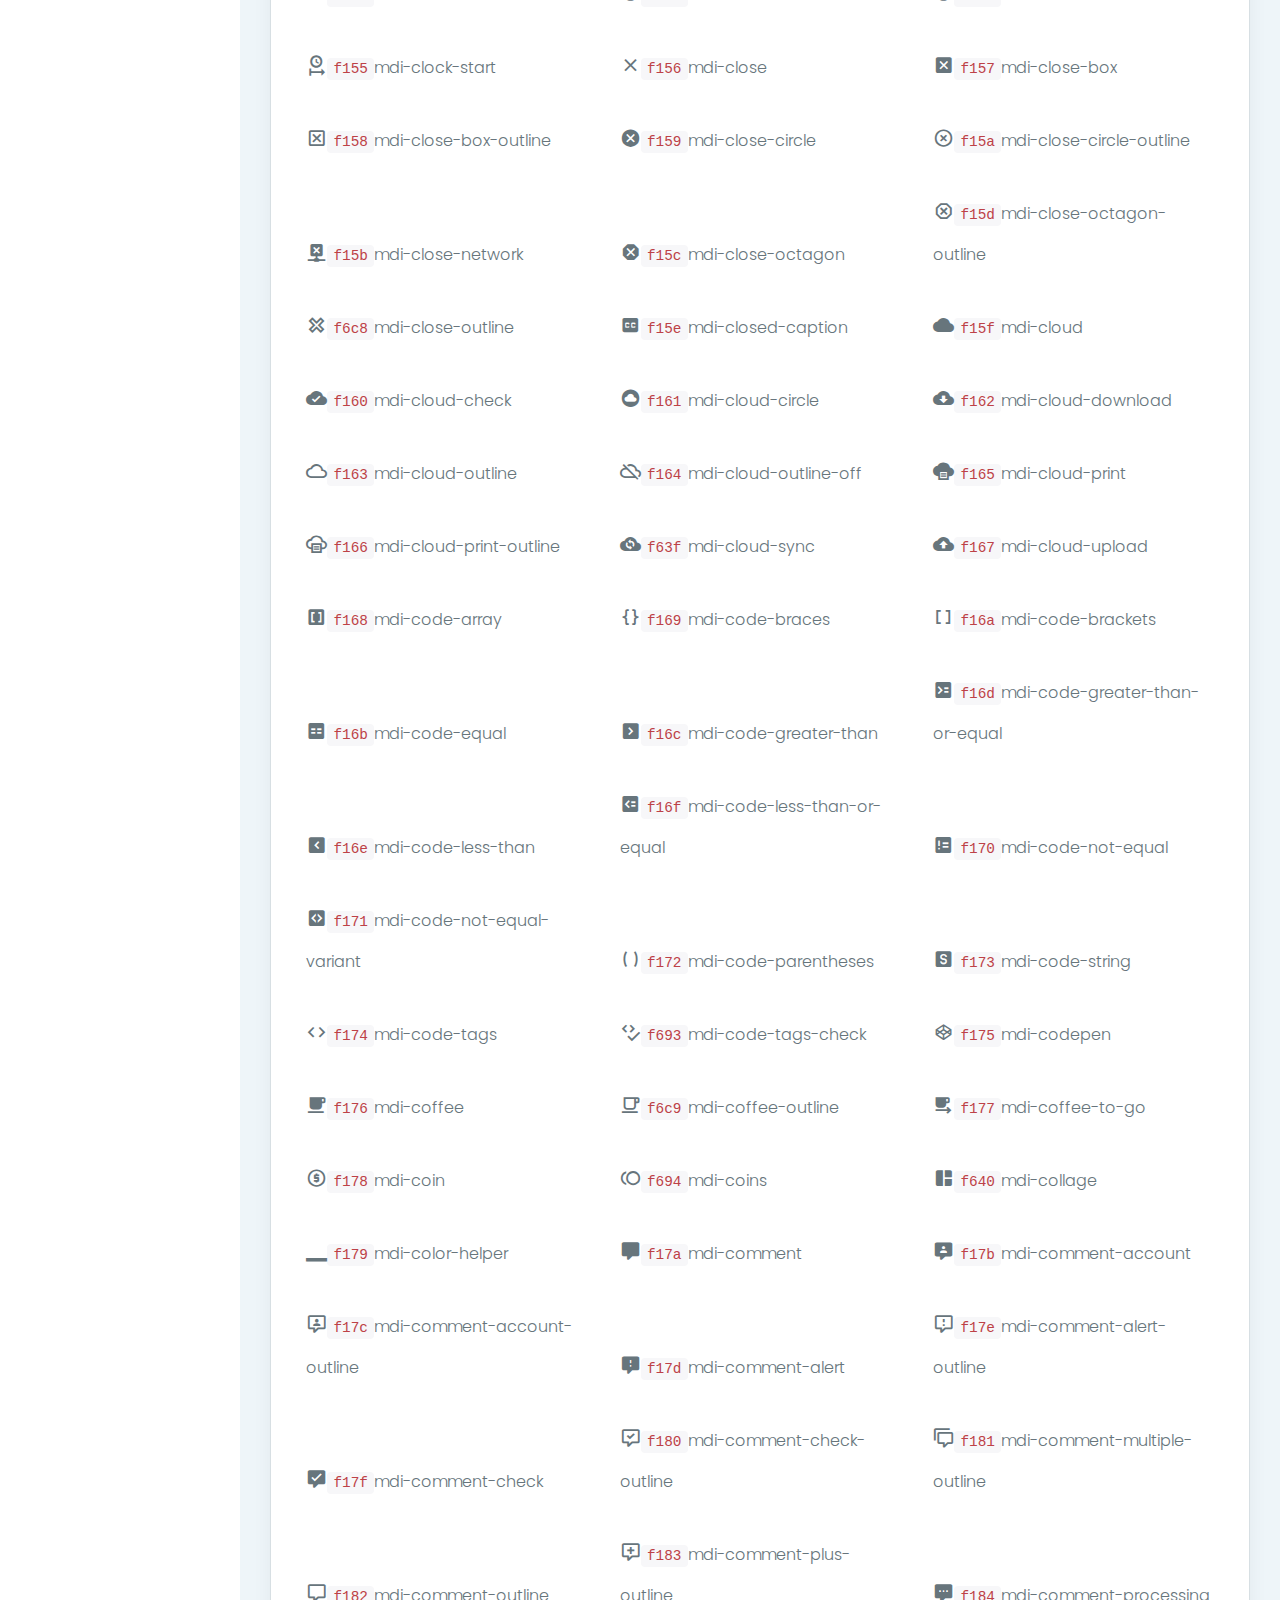
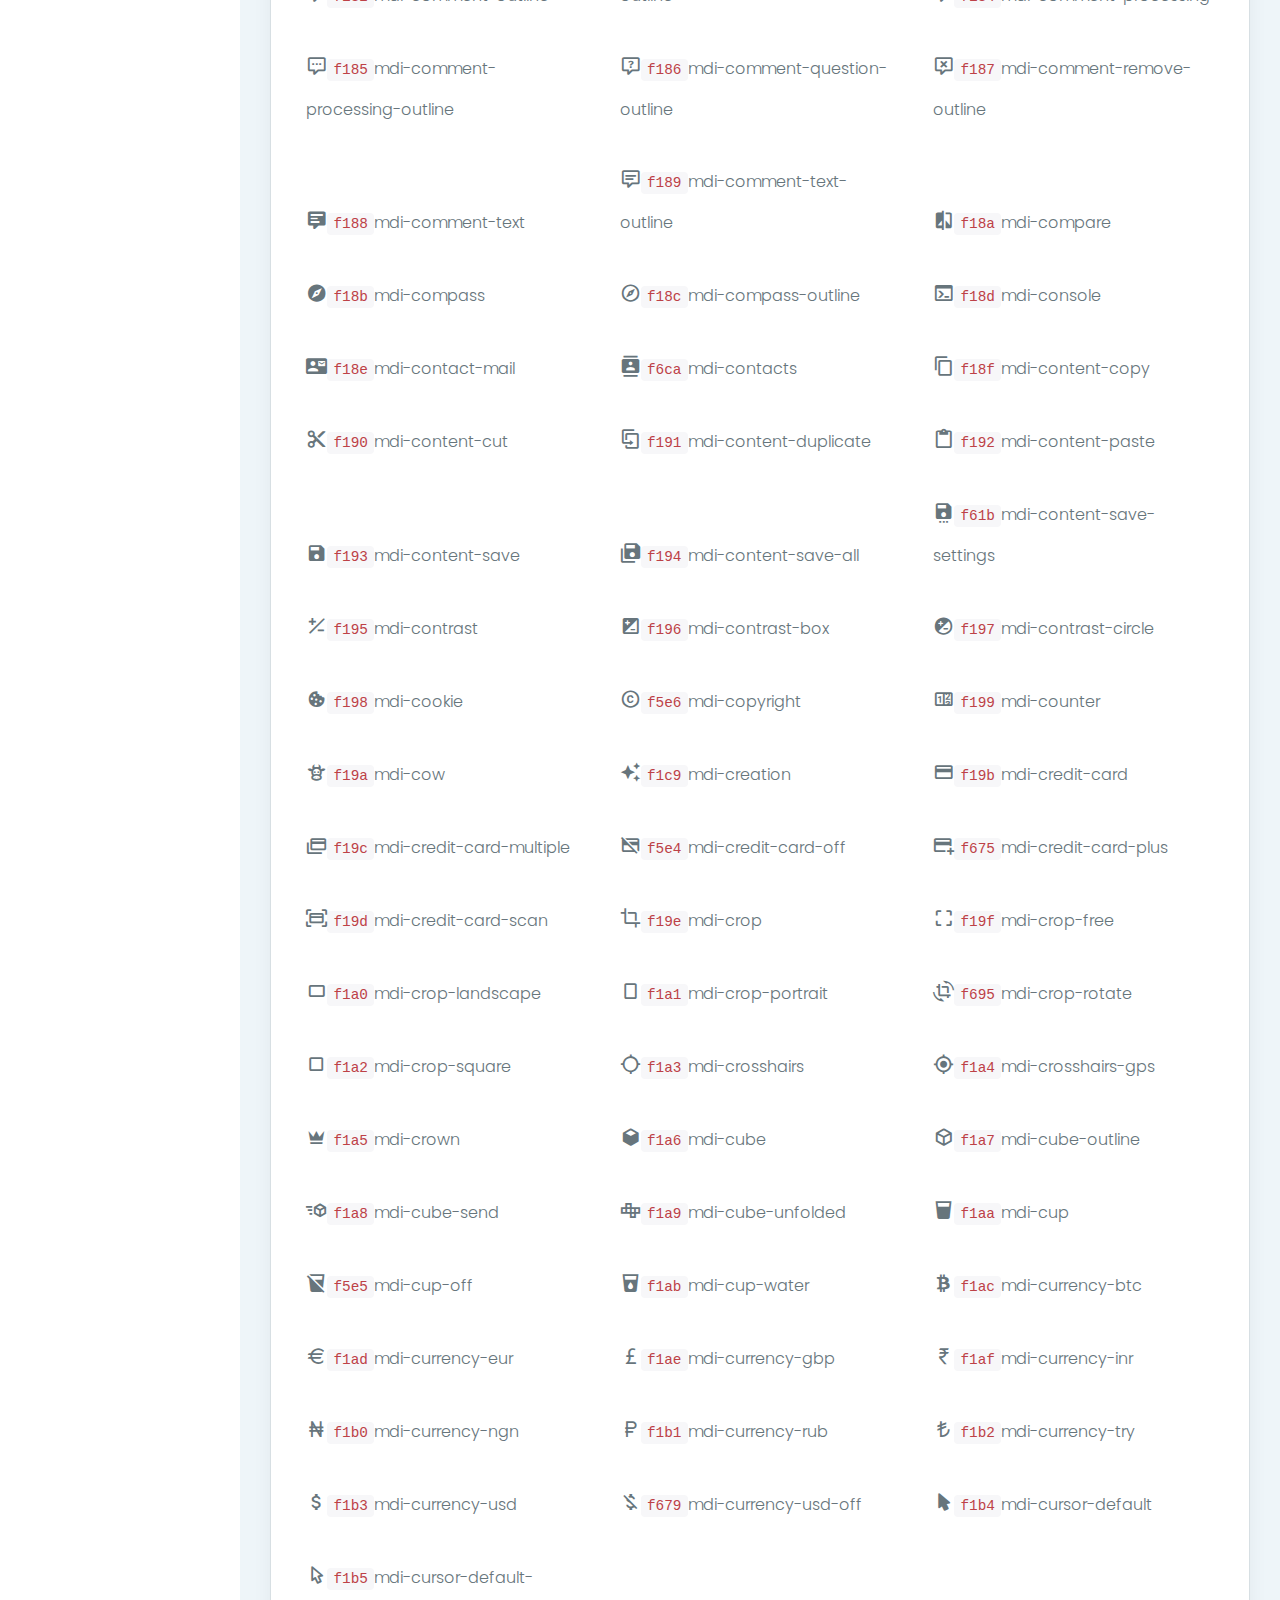
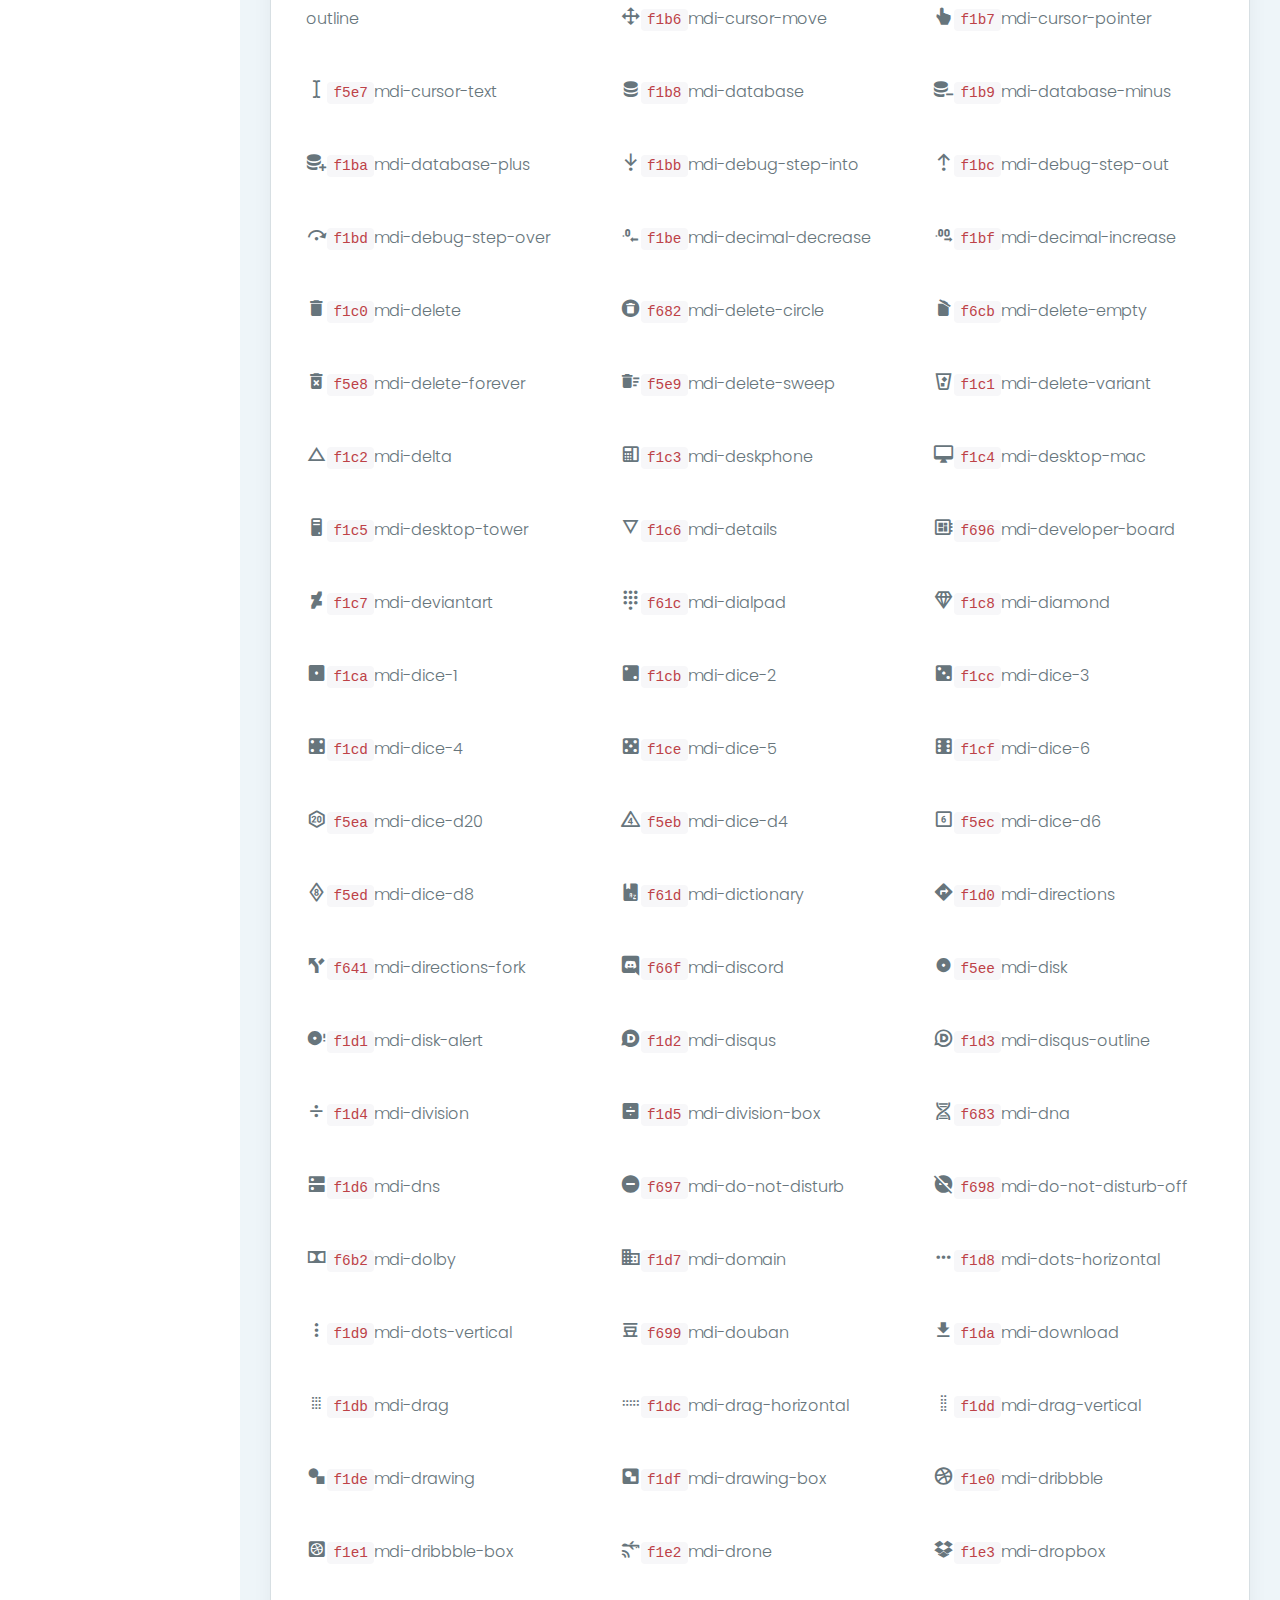
<file: polls/static/html/icon-material.html>
<!DOCTYPE html>
<html lang="en">

<head>
    <meta charset="utf-8">
    <meta http-equiv="X-UA-Compatible" content="IE=edge">
    <!-- Tell the browser to be responsive to screen width -->
    <meta name="viewport" content="width=device-width, initial-scale=1">
    <meta name="description" content="">
    <meta name="author" content="">
    <!-- Favicon icon -->
    <link rel="icon" type="image/png" sizes="16x16" href="../assets/images/favicon.png">
    <title>Material Pro Admin Template - The Most Complete & Trusted Bootstrap 4 Admin Template</title>
    <!-- Bootstrap Core CSS -->
    <link href="../assets/plugins/bootstrap/css/bootstrap.min.css" rel="stylesheet">
    <!-- Custom CSS -->
    <link href="css/style.css" rel="stylesheet">
    <!-- You can change the theme colors from here -->
    <link href="css/colors/blue.css" id="theme" rel="stylesheet">
    <!-- HTML5 Shim and Respond.js IE8 support of HTML5 elements and media queries -->
    <!-- WARNING: Respond.js doesn't work if you view the page via file:// -->
    <!--[if lt IE 9]>
    <script src="https://oss.maxcdn.com/libs/html5shiv/3.7.0/html5shiv.js"></script>
    <script src="https://oss.maxcdn.com/libs/respond.js/1.4.2/respond.min.js"></script>
<![endif]-->
</head>

<body class="fix-header fix-sidebar card-no-border">
    <!-- ============================================================== -->
    <!-- Preloader - style you can find in spinners.css -->
    <!-- ============================================================== -->
    <div class="preloader">
        <svg class="circular" viewBox="25 25 50 50">
            <circle class="path" cx="50" cy="50" r="20" fill="none" stroke-width="2" stroke-miterlimit="10" /> </svg>
    </div>
    <!-- ============================================================== -->
    <!-- Main wrapper - style you can find in pages.scss -->
    <!-- ============================================================== -->
    <div id="main-wrapper">
        <!-- ============================================================== -->
        <!-- Topbar header - style you can find in pages.scss -->
        <!-- ============================================================== -->
        <header class="topbar">
            <nav class="navbar top-navbar navbar-toggleable-sm navbar-light">
                <!-- ============================================================== -->
                <!-- Logo -->
                <!-- ============================================================== -->
                <div class="navbar-header">
                    <a class="navbar-brand" href="index.html">
                        <!-- Logo icon --><b>
                            <!--You can put here icon as well // <i class="wi wi-sunset"></i> //-->
                            
                            <!-- Light Logo icon -->
                            <img src="../assets/images/logo-light-icon.png" alt="homepage" class="light-logo" />
                        </b>
                        <!--End Logo icon -->
                        <!-- Logo text --><span>
                         
                         <!-- Light Logo text -->    
                         <img src="../assets/images/logo-light-text.png" class="light-logo" alt="homepage" /></span> </a>
                </div>
                <!-- ============================================================== -->
                <!-- End Logo -->
                <!-- ============================================================== -->
                <div class="navbar-collapse">
                    <!-- ============================================================== -->
                    <!-- toggle and nav items -->
                    <!-- ============================================================== -->
                    <ul class="navbar-nav mr-auto mt-md-0">
                        <!-- This is  -->
                        <li class="nav-item"> <a class="nav-link nav-toggler hidden-md-up text-muted waves-effect waves-dark" href="javascript:void(0)"><i class="mdi mdi-menu"></i></a> </li>
                        <!-- ============================================================== -->
                        <!-- Search -->
                        <!-- ============================================================== -->
                        <li class="nav-item hidden-sm-down search-box"> <a class="nav-link hidden-sm-down text-muted waves-effect waves-dark" href="javascript:void(0)"><i class="ti-search"></i></a>
                            <form class="app-search">
                                <input type="text" class="form-control" placeholder="Search & enter"> <a class="srh-btn"><i class="ti-close"></i></a> </form>
                        </li>
                    </ul>
                    <!-- ============================================================== -->
                    <!-- User profile and search -->
                    <!-- ============================================================== -->
                    <ul class="navbar-nav my-lg-0">
                        <!-- ============================================================== -->
                        <!-- Profile -->
                        <!-- ============================================================== -->
                        <li class="nav-item dropdown">
                            <a class="nav-link dropdown-toggle text-muted waves-effect waves-dark" href="" data-toggle="dropdown" aria-haspopup="true" aria-expanded="false"><img src="../assets/images/users/1.jpg" alt="user" class="profile-pic m-r-10" />Markarn Doe</a>
                        </li>
                    </ul>
                </div>
            </nav>
        </header>
        <!-- ============================================================== -->
        <!-- End Topbar header -->
        <!-- ============================================================== -->
        <!-- ============================================================== -->
        <!-- Left Sidebar - style you can find in sidebar.scss  -->
        <!-- ============================================================== -->
        <aside class="left-sidebar">
            <!-- Sidebar scroll-->
            <div class="scroll-sidebar">
                <!-- Sidebar navigation-->
                <nav class="sidebar-nav">
                    <ul id="sidebarnav">
                        <li> <a class="waves-effect waves-dark" href="index.html" aria-expanded="false"><i class="mdi mdi-gauge"></i><span class="hide-menu">Dashboard</span></a>
                        </li>
                        <li> <a class="waves-effect waves-dark" href="pages-profile.html" aria-expanded="false"><i class="mdi mdi-account-check"></i><span class="hide-menu">Profile</span></a>
                        </li>
                        <li> <a class="waves-effect waves-dark" href="table-basic.html" aria-expanded="false"><i class="mdi mdi-table"></i><span class="hide-menu">Basic Table</span></a>
                        </li>
                        <li> <a class="waves-effect waves-dark" href="icon-material.html" aria-expanded="false"><i class="mdi mdi-emoticon"></i><span class="hide-menu">Icons</span></a>
                        </li>
                        <li> <a class="waves-effect waves-dark" href="map-google.html" aria-expanded="false"><i class="mdi mdi-earth"></i><span class="hide-menu">Google Map</span></a>
                        </li>
                        <li> <a class="waves-effect waves-dark" href="pages-blank.html" aria-expanded="false"><i class="mdi mdi-book-open-variant"></i><span class="hide-menu">Blank Page</span></a>
                        </li>
                        <li> <a class="waves-effect waves-dark" href="pages-error-404.html" aria-expanded="false"><i class="mdi mdi-help-circle"></i><span class="hide-menu">Error 404</span></a>
                        </li>
                    </ul>
                    <div class="text-center m-t-30">
                        <a href="https://wrappixel.com/templates/materialpro/" class="btn waves-effect waves-light btn-warning hidden-md-down"> Upgrade to Pro</a>
                    </div>
                </nav>
                <!-- End Sidebar navigation -->
            </div>
            <!-- End Sidebar scroll-->
            <!-- Bottom points-->
            <div class="sidebar-footer">
                <!-- item--><a href="" class="link" data-toggle="tooltip" title="Settings"><i class="ti-settings"></i></a>
                <!-- item--><a href="" class="link" data-toggle="tooltip" title="Email"><i class="mdi mdi-gmail"></i></a>
                <!-- item--><a href="" class="link" data-toggle="tooltip" title="Logout"><i class="mdi mdi-power"></i></a> </div>
            <!-- End Bottom points-->
        </aside>
        <!-- ============================================================== -->
        <!-- End Left Sidebar - style you can find in sidebar.scss  -->
        <!-- ============================================================== -->
        <!-- ============================================================== -->
        <!-- Page wrapper  -->
        <!-- ============================================================== -->
        <div class="page-wrapper">
            <!-- ============================================================== -->
            <!-- Container fluid  -->
            <!-- ============================================================== -->
            <div class="container-fluid">
                <!-- ============================================================== -->
                <!-- Bread crumb and right sidebar toggle -->
                <!-- ============================================================== -->
                <div class="row page-titles">
                    <div class="col-md-5 col-8 align-self-center">
                        <h3 class="text-themecolor m-b-0 m-t-0">Material Icon</h3>
                        <ol class="breadcrumb">
                            <li class="breadcrumb-item"><a href="javascript:void(0)">Home</a></li>
                            <li class="breadcrumb-item active">Material Icon</li>
                        </ol>
                    </div>
                    <div class="col-md-7 col-4 align-self-center">
                        <a href="https://wrappixel.com/templates/materialpro/" class="btn waves-effect waves-light btn-danger pull-right hidden-sm-down"> Upgrade to Pro</a>
                    </div>
                </div>
                <!-- ============================================================== -->
                <!-- End Bread crumb and right sidebar toggle -->
                <!-- ============================================================== -->
                <!-- ============================================================== -->
                <!-- Start Page Content -->
                <!-- ============================================================== -->
                <div class="row">
                    <div class="col-12">
                        <div class="card">
                            <div class="card-block">
                                <h4 class="card-title">Material Icons</h4>
                                <h6 class="card-subtitle">you can use any icon with class of <code>mid mid-</code>name of icon</h6>
                                <div class="material-icon-list-demo">
                                    <div class="icons" id="icons">
                                        <div><i class="mdi mdi-access-point"></i><code>f002</code><span>mdi-access-point</span></div>
                                        <div><i class="mdi mdi-access-point-network"></i><code>f003</code><span>mdi-access-point-network</span></div>
                                        <div><i class="mdi mdi-account"></i><code>f004</code><span>mdi-account</span></div>
                                        <div><i class="mdi mdi-account-alert"></i><code>f005</code><span>mdi-account-alert</span></div>
                                        <div><i class="mdi mdi-account-box"></i><code>f006</code><span>mdi-account-box</span></div>
                                        <div><i class="mdi mdi-account-box-outline"></i><code>f007</code><span>mdi-account-box-outline</span></div>
                                        <div><i class="mdi mdi-account-card-details"></i><code>f5d2</code><span>mdi-account-card-details</span></div>
                                        <div><i class="mdi mdi-account-check"></i><code>f008</code><span>mdi-account-check</span></div>
                                        <div><i class="mdi mdi-account-circle"></i><code>f009</code><span>mdi-account-circle</span></div>
                                        <div><i class="mdi mdi-account-convert"></i><code>f00a</code><span>mdi-account-convert</span></div>
                                        <div><i class="mdi mdi-account-edit"></i><code>f6bb</code><span>mdi-account-edit</span></div>
                                        <div><i class="mdi mdi-account-key"></i><code>f00b</code><span>mdi-account-key</span></div>
                                        <div><i class="mdi mdi-account-location"></i><code>f00c</code><span>mdi-account-location</span></div>
                                        <div><i class="mdi mdi-account-minus"></i><code>f00d</code><span>mdi-account-minus</span></div>
                                        <div><i class="mdi mdi-account-multiple"></i><code>f00e</code><span>mdi-account-multiple</span></div>
                                        <div><i class="mdi mdi-account-multiple-minus"></i><code>f5d3</code><span>mdi-account-multiple-minus</span></div>
                                        <div><i class="mdi mdi-account-multiple-outline"></i><code>f00f</code><span>mdi-account-multiple-outline</span></div>
                                        <div><i class="mdi mdi-account-multiple-plus"></i><code>f010</code><span>mdi-account-multiple-plus</span></div>
                                        <div><i class="mdi mdi-account-network"></i><code>f011</code><span>mdi-account-network</span></div>
                                        <div><i class="mdi mdi-account-off"></i><code>f012</code><span>mdi-account-off</span></div>
                                        <div><i class="mdi mdi-account-outline"></i><code>f013</code><span>mdi-account-outline</span></div>
                                        <div><i class="mdi mdi-account-plus"></i><code>f014</code><span>mdi-account-plus</span></div>
                                        <div><i class="mdi mdi-account-remove"></i><code>f015</code><span>mdi-account-remove</span></div>
                                        <div><i class="mdi mdi-account-search"></i><code>f016</code><span>mdi-account-search</span></div>
                                        <div><i class="mdi mdi-account-settings"></i><code>f630</code><span>mdi-account-settings</span></div>
                                        <div><i class="mdi mdi-account-settings-variant"></i><code>f631</code><span>mdi-account-settings-variant</span></div>
                                        <div><i class="mdi mdi-account-star"></i><code>f017</code><span>mdi-account-star</span></div>
                                        <div><i class="mdi mdi-account-star-variant"></i><code>f018</code><span>mdi-account-star-variant</span></div>
                                        <div><i class="mdi mdi-account-switch"></i><code>f019</code><span>mdi-account-switch</span></div>
                                        <div><i class="mdi mdi-adjust"></i><code>f01a</code><span>mdi-adjust</span></div>
                                        <div><i class="mdi mdi-air-conditioner"></i><code>f01b</code><span>mdi-air-conditioner</span></div>
                                        <div><i class="mdi mdi-airballoon"></i><code>f01c</code><span>mdi-airballoon</span></div>
                                        <div><i class="mdi mdi-airplane"></i><code>f01d</code><span>mdi-airplane</span></div>
                                        <div><i class="mdi mdi-airplane-landing"></i><code>f5d4</code><span>mdi-airplane-landing</span></div>
                                        <div><i class="mdi mdi-airplane-off"></i><code>f01e</code><span>mdi-airplane-off</span></div>
                                        <div><i class="mdi mdi-airplane-takeoff"></i><code>f5d5</code><span>mdi-airplane-takeoff</span></div>
                                        <div><i class="mdi mdi-airplay"></i><code>f01f</code><span>mdi-airplay</span></div>
                                        <div><i class="mdi mdi-alarm"></i><code>f020</code><span>mdi-alarm</span></div>
                                        <div><i class="mdi mdi-alarm-check"></i><code>f021</code><span>mdi-alarm-check</span></div>
                                        <div><i class="mdi mdi-alarm-multiple"></i><code>f022</code><span>mdi-alarm-multiple</span></div>
                                        <div><i class="mdi mdi-alarm-off"></i><code>f023</code><span>mdi-alarm-off</span></div>
                                        <div><i class="mdi mdi-alarm-plus"></i><code>f024</code><span>mdi-alarm-plus</span></div>
                                        <div><i class="mdi mdi-alarm-snooze"></i><code>f68d</code><span>mdi-alarm-snooze</span></div>
                                        <div><i class="mdi mdi-album"></i><code>f025</code><span>mdi-album</span></div>
                                        <div><i class="mdi mdi-alert"></i><code>f026</code><span>mdi-alert</span></div>
                                        <div><i class="mdi mdi-alert-box"></i><code>f027</code><span>mdi-alert-box</span></div>
                                        <div><i class="mdi mdi-alert-circle"></i><code>f028</code><span>mdi-alert-circle</span></div>
                                        <div><i class="mdi mdi-alert-circle-outline"></i><code>f5d6</code><span>mdi-alert-circle-outline</span></div>
                                        <div><i class="mdi mdi-alert-octagon"></i><code>f029</code><span>mdi-alert-octagon</span></div>
                                        <div><i class="mdi mdi-alert-octagram"></i><code>f6bc</code><span>mdi-alert-octagram</span></div>
                                        <div><i class="mdi mdi-alert-outline"></i><code>f02a</code><span>mdi-alert-outline</span></div>
                                        <div><i class="mdi mdi-all-inclusive"></i><code>f6bd</code><span>mdi-all-inclusive</span></div>
                                        <div><i class="mdi mdi-alpha"></i><code>f02b</code><span>mdi-alpha</span></div>
                                        <div><i class="mdi mdi-alphabetical"></i><code>f02c</code><span>mdi-alphabetical</span></div>
                                        <div><i class="mdi mdi-altimeter"></i><code>f5d7</code><span>mdi-altimeter</span></div>
                                        <div><i class="mdi mdi-amazon"></i><code>f02d</code><span>mdi-amazon</span></div>
                                        <div><i class="mdi mdi-amazon-clouddrive"></i><code>f02e</code><span>mdi-amazon-clouddrive</span></div>
                                        <div><i class="mdi mdi-ambulance"></i><code>f02f</code><span>mdi-ambulance</span></div>
                                        <div><i class="mdi mdi-amplifier"></i><code>f030</code><span>mdi-amplifier</span></div>
                                        <div><i class="mdi mdi-anchor"></i><code>f031</code><span>mdi-anchor</span></div>
                                        <div><i class="mdi mdi-android"></i><code>f032</code><span>mdi-android</span></div>
                                        <div><i class="mdi mdi-android-debug-bridge"></i><code>f033</code><span>mdi-android-debug-bridge</span></div>
                                        <div><i class="mdi mdi-android-studio"></i><code>f034</code><span>mdi-android-studio</span></div>
                                        <div><i class="mdi mdi-angular"></i><code>f6b1</code><span>mdi-angular</span></div>
                                        <div><i class="mdi mdi-angularjs"></i><code>f6be</code><span>mdi-angularjs</span></div>
                                        <div><i class="mdi mdi-animation"></i><code>f5d8</code><span>mdi-animation</span></div>
                                        <div><i class="mdi mdi-apple"></i><code>f035</code><span>mdi-apple</span></div>
                                        <div><i class="mdi mdi-apple-finder"></i><code>f036</code><span>mdi-apple-finder</span></div>
                                        <div><i class="mdi mdi-apple-ios"></i><code>f037</code><span>mdi-apple-ios</span></div>
                                        <div><i class="mdi mdi-apple-keyboard-caps"></i><code>f632</code><span>mdi-apple-keyboard-caps</span></div>
                                        <div><i class="mdi mdi-apple-keyboard-command"></i><code>f633</code><span>mdi-apple-keyboard-command</span></div>
                                        <div><i class="mdi mdi-apple-keyboard-control"></i><code>f634</code><span>mdi-apple-keyboard-control</span></div>
                                        <div><i class="mdi mdi-apple-keyboard-option"></i><code>f635</code><span>mdi-apple-keyboard-option</span></div>
                                        <div><i class="mdi mdi-apple-keyboard-shift"></i><code>f636</code><span>mdi-apple-keyboard-shift</span></div>
                                        <div><i class="mdi mdi-apple-mobileme"></i><code>f038</code><span>mdi-apple-mobileme</span></div>
                                        <div><i class="mdi mdi-apple-safari"></i><code>f039</code><span>mdi-apple-safari</span></div>
                                        <div><i class="mdi mdi-application"></i><code>f614</code><span>mdi-application</span></div>
                                        <div><i class="mdi mdi-apps"></i><code>f03b</code><span>mdi-apps</span></div>
                                        <div><i class="mdi mdi-archive"></i><code>f03c</code><span>mdi-archive</span></div>
                                        <div><i class="mdi mdi-arrange-bring-forward"></i><code>f03d</code><span>mdi-arrange-bring-forward</span></div>
                                        <div><i class="mdi mdi-arrange-bring-to-front"></i><code>f03e</code><span>mdi-arrange-bring-to-front</span></div>
                                        <div><i class="mdi mdi-arrange-send-backward"></i><code>f03f</code><span>mdi-arrange-send-backward</span></div>
                                        <div><i class="mdi mdi-arrange-send-to-back"></i><code>f040</code><span>mdi-arrange-send-to-back</span></div>
                                        <div><i class="mdi mdi-arrow-all"></i><code>f041</code><span>mdi-arrow-all</span></div>
                                        <div><i class="mdi mdi-arrow-bottom-left"></i><code>f042</code><span>mdi-arrow-bottom-left</span></div>
                                        <div><i class="mdi mdi-arrow-bottom-right"></i><code>f043</code><span>mdi-arrow-bottom-right</span></div>
                                        <div><i class="mdi mdi-arrow-compress"></i><code>f615</code><span>mdi-arrow-compress</span></div>
                                        <div><i class="mdi mdi-arrow-compress-all"></i><code>f044</code><span>mdi-arrow-compress-all</span></div>
                                        <div><i class="mdi mdi-arrow-down"></i><code>f045</code><span>mdi-arrow-down</span></div>
                                        <div><i class="mdi mdi-arrow-down-bold"></i><code>f046</code><span>mdi-arrow-down-bold</span></div>
                                        <div><i class="mdi mdi-arrow-down-bold-circle"></i><code>f047</code><span>mdi-arrow-down-bold-circle</span></div>
                                        <div><i class="mdi mdi-arrow-down-bold-circle-outline"></i><code>f048</code><span>mdi-arrow-down-bold-circle-outline</span></div>
                                        <div><i class="mdi mdi-arrow-down-bold-hexagon-outline"></i><code>f049</code><span>mdi-arrow-down-bold-hexagon-outline</span></div>
                                        <div><i class="mdi mdi-arrow-down-box"></i><code>f6bf</code><span>mdi-arrow-down-box</span></div>
                                        <div><i class="mdi mdi-arrow-down-drop-circle"></i><code>f04a</code><span>mdi-arrow-down-drop-circle</span></div>
                                        <div><i class="mdi mdi-arrow-down-drop-circle-outline"></i><code>f04b</code><span>mdi-arrow-down-drop-circle-outline</span></div>
                                        <div><i class="mdi mdi-arrow-expand"></i><code>f616</code><span>mdi-arrow-expand</span></div>
                                        <div><i class="mdi mdi-arrow-expand-all"></i><code>f04c</code><span>mdi-arrow-expand-all</span></div>
                                        <div><i class="mdi mdi-arrow-left"></i><code>f04d</code><span>mdi-arrow-left</span></div>
                                        <div><i class="mdi mdi-arrow-left-bold"></i><code>f04e</code><span>mdi-arrow-left-bold</span></div>
                                        <div><i class="mdi mdi-arrow-left-bold-circle"></i><code>f04f</code><span>mdi-arrow-left-bold-circle</span></div>
                                        <div><i class="mdi mdi-arrow-left-bold-circle-outline"></i><code>f050</code><span>mdi-arrow-left-bold-circle-outline</span></div>
                                        <div><i class="mdi mdi-arrow-left-bold-hexagon-outline"></i><code>f051</code><span>mdi-arrow-left-bold-hexagon-outline</span></div>
                                        <div><i class="mdi mdi-arrow-left-box"></i><code>f6c0</code><span>mdi-arrow-left-box</span></div>
                                        <div><i class="mdi mdi-arrow-left-drop-circle"></i><code>f052</code><span>mdi-arrow-left-drop-circle</span></div>
                                        <div><i class="mdi mdi-arrow-left-drop-circle-outline"></i><code>f053</code><span>mdi-arrow-left-drop-circle-outline</span></div>
                                        <div><i class="mdi mdi-arrow-right"></i><code>f054</code><span>mdi-arrow-right</span></div>
                                        <div><i class="mdi mdi-arrow-right-bold"></i><code>f055</code><span>mdi-arrow-right-bold</span></div>
                                        <div><i class="mdi mdi-arrow-right-bold-circle"></i><code>f056</code><span>mdi-arrow-right-bold-circle</span></div>
                                        <div><i class="mdi mdi-arrow-right-bold-circle-outline"></i><code>f057</code><span>mdi-arrow-right-bold-circle-outline</span></div>
                                        <div><i class="mdi mdi-arrow-right-bold-hexagon-outline"></i><code>f058</code><span>mdi-arrow-right-bold-hexagon-outline</span></div>
                                        <div><i class="mdi mdi-arrow-right-box"></i><code>f6c1</code><span>mdi-arrow-right-box</span></div>
                                        <div><i class="mdi mdi-arrow-right-drop-circle"></i><code>f059</code><span>mdi-arrow-right-drop-circle</span></div>
                                        <div><i class="mdi mdi-arrow-right-drop-circle-outline"></i><code>f05a</code><span>mdi-arrow-right-drop-circle-outline</span></div>
                                        <div><i class="mdi mdi-arrow-top-left"></i><code>f05b</code><span>mdi-arrow-top-left</span></div>
                                        <div><i class="mdi mdi-arrow-top-right"></i><code>f05c</code><span>mdi-arrow-top-right</span></div>
                                        <div><i class="mdi mdi-arrow-up"></i><code>f05d</code><span>mdi-arrow-up</span></div>
                                        <div><i class="mdi mdi-arrow-up-bold"></i><code>f05e</code><span>mdi-arrow-up-bold</span></div>
                                        <div><i class="mdi mdi-arrow-up-bold-circle"></i><code>f05f</code><span>mdi-arrow-up-bold-circle</span></div>
                                        <div><i class="mdi mdi-arrow-up-bold-circle-outline"></i><code>f060</code><span>mdi-arrow-up-bold-circle-outline</span></div>
                                        <div><i class="mdi mdi-arrow-up-bold-hexagon-outline"></i><code>f061</code><span>mdi-arrow-up-bold-hexagon-outline</span></div>
                                        <div><i class="mdi mdi-arrow-up-box"></i><code>f6c2</code><span>mdi-arrow-up-box</span></div>
                                        <div><i class="mdi mdi-arrow-up-drop-circle"></i><code>f062</code><span>mdi-arrow-up-drop-circle</span></div>
                                        <div><i class="mdi mdi-arrow-up-drop-circle-outline"></i><code>f063</code><span>mdi-arrow-up-drop-circle-outline</span></div>
                                        <div><i class="mdi mdi-assistant"></i><code>f064</code><span>mdi-assistant</span></div>
                                        <div><i class="mdi mdi-asterisk"></i><code>f6c3</code><span>mdi-asterisk</span></div>
                                        <div><i class="mdi mdi-at"></i><code>f065</code><span>mdi-at</span></div>
                                        <div><i class="mdi mdi-attachment"></i><code>f066</code><span>mdi-attachment</span></div>
                                        <div><i class="mdi mdi-audiobook"></i><code>f067</code><span>mdi-audiobook</span></div>
                                        <div><i class="mdi mdi-auto-fix"></i><code>f068</code><span>mdi-auto-fix</span></div>
                                        <div><i class="mdi mdi-auto-upload"></i><code>f069</code><span>mdi-auto-upload</span></div>
                                        <div><i class="mdi mdi-autorenew"></i><code>f06a</code><span>mdi-autorenew</span></div>
                                        <div><i class="mdi mdi-av-timer"></i><code>f06b</code><span>mdi-av-timer</span></div>
                                        <div><i class="mdi mdi-baby"></i><code>f06c</code><span>mdi-baby</span></div>
                                        <div><i class="mdi mdi-baby-buggy"></i><code>f68e</code><span>mdi-baby-buggy</span></div>
                                        <div><i class="mdi mdi-backburger"></i><code>f06d</code><span>mdi-backburger</span></div>
                                        <div><i class="mdi mdi-backspace"></i><code>f06e</code><span>mdi-backspace</span></div>
                                        <div><i class="mdi mdi-backup-restore"></i><code>f06f</code><span>mdi-backup-restore</span></div>
                                        <div><i class="mdi mdi-bandcamp"></i><code>f674</code><span>mdi-bandcamp</span></div>
                                        <div><i class="mdi mdi-bank"></i><code>f070</code><span>mdi-bank</span></div>
                                        <div><i class="mdi mdi-barcode"></i><code>f071</code><span>mdi-barcode</span></div>
                                        <div><i class="mdi mdi-barcode-scan"></i><code>f072</code><span>mdi-barcode-scan</span></div>
                                        <div><i class="mdi mdi-barley"></i><code>f073</code><span>mdi-barley</span></div>
                                        <div><i class="mdi mdi-barrel"></i><code>f074</code><span>mdi-barrel</span></div>
                                        <div><i class="mdi mdi-basecamp"></i><code>f075</code><span>mdi-basecamp</span></div>
                                        <div><i class="mdi mdi-basket"></i><code>f076</code><span>mdi-basket</span></div>
                                        <div><i class="mdi mdi-basket-fill"></i><code>f077</code><span>mdi-basket-fill</span></div>
                                        <div><i class="mdi mdi-basket-unfill"></i><code>f078</code><span>mdi-basket-unfill</span></div>
                                        <div><i class="mdi mdi-battery"></i><code>f079</code><span>mdi-battery</span></div>
                                        <div><i class="mdi mdi-battery-10"></i><code>f07a</code><span>mdi-battery-10</span></div>
                                        <div><i class="mdi mdi-battery-20"></i><code>f07b</code><span>mdi-battery-20</span></div>
                                        <div><i class="mdi mdi-battery-30"></i><code>f07c</code><span>mdi-battery-30</span></div>
                                        <div><i class="mdi mdi-battery-40"></i><code>f07d</code><span>mdi-battery-40</span></div>
                                        <div><i class="mdi mdi-battery-50"></i><code>f07e</code><span>mdi-battery-50</span></div>
                                        <div><i class="mdi mdi-battery-60"></i><code>f07f</code><span>mdi-battery-60</span></div>
                                        <div><i class="mdi mdi-battery-70"></i><code>f080</code><span>mdi-battery-70</span></div>
                                        <div><i class="mdi mdi-battery-80"></i><code>f081</code><span>mdi-battery-80</span></div>
                                        <div><i class="mdi mdi-battery-90"></i><code>f082</code><span>mdi-battery-90</span></div>
                                        <div><i class="mdi mdi-battery-alert"></i><code>f083</code><span>mdi-battery-alert</span></div>
                                        <div><i class="mdi mdi-battery-charging"></i><code>f084</code><span>mdi-battery-charging</span></div>
                                        <div><i class="mdi mdi-battery-charging-100"></i><code>f085</code><span>mdi-battery-charging-100</span></div>
                                        <div><i class="mdi mdi-battery-charging-20"></i><code>f086</code><span>mdi-battery-charging-20</span></div>
                                        <div><i class="mdi mdi-battery-charging-30"></i><code>f087</code><span>mdi-battery-charging-30</span></div>
                                        <div><i class="mdi mdi-battery-charging-40"></i><code>f088</code><span>mdi-battery-charging-40</span></div>
                                        <div><i class="mdi mdi-battery-charging-60"></i><code>f089</code><span>mdi-battery-charging-60</span></div>
                                        <div><i class="mdi mdi-battery-charging-80"></i><code>f08a</code><span>mdi-battery-charging-80</span></div>
                                        <div><i class="mdi mdi-battery-charging-90"></i><code>f08b</code><span>mdi-battery-charging-90</span></div>
                                        <div><i class="mdi mdi-battery-minus"></i><code>f08c</code><span>mdi-battery-minus</span></div>
                                        <div><i class="mdi mdi-battery-negative"></i><code>f08d</code><span>mdi-battery-negative</span></div>
                                        <div><i class="mdi mdi-battery-outline"></i><code>f08e</code><span>mdi-battery-outline</span></div>
                                        <div><i class="mdi mdi-battery-plus"></i><code>f08f</code><span>mdi-battery-plus</span></div>
                                        <div><i class="mdi mdi-battery-positive"></i><code>f090</code><span>mdi-battery-positive</span></div>
                                        <div><i class="mdi mdi-battery-unknown"></i><code>f091</code><span>mdi-battery-unknown</span></div>
                                        <div><i class="mdi mdi-beach"></i><code>f092</code><span>mdi-beach</span></div>
                                        <div><i class="mdi mdi-beaker"></i><code>f68f</code><span>mdi-beaker</span></div>
                                        <div><i class="mdi mdi-beats"></i><code>f097</code><span>mdi-beats</span></div>
                                        <div><i class="mdi mdi-beer"></i><code>f098</code><span>mdi-beer</span></div>
                                        <div><i class="mdi mdi-behance"></i><code>f099</code><span>mdi-behance</span></div>
                                        <div><i class="mdi mdi-bell"></i><code>f09a</code><span>mdi-bell</span></div>
                                        <div><i class="mdi mdi-bell-off"></i><code>f09b</code><span>mdi-bell-off</span></div>
                                        <div><i class="mdi mdi-bell-outline"></i><code>f09c</code><span>mdi-bell-outline</span></div>
                                        <div><i class="mdi mdi-bell-plus"></i><code>f09d</code><span>mdi-bell-plus</span></div>
                                        <div><i class="mdi mdi-bell-ring"></i><code>f09e</code><span>mdi-bell-ring</span></div>
                                        <div><i class="mdi mdi-bell-ring-outline"></i><code>f09f</code><span>mdi-bell-ring-outline</span></div>
                                        <div><i class="mdi mdi-bell-sleep"></i><code>f0a0</code><span>mdi-bell-sleep</span></div>
                                        <div><i class="mdi mdi-beta"></i><code>f0a1</code><span>mdi-beta</span></div>
                                        <div><i class="mdi mdi-bible"></i><code>f0a2</code><span>mdi-bible</span></div>
                                        <div><i class="mdi mdi-bike"></i><code>f0a3</code><span>mdi-bike</span></div>
                                        <div><i class="mdi mdi-bing"></i><code>f0a4</code><span>mdi-bing</span></div>
                                        <div><i class="mdi mdi-binoculars"></i><code>f0a5</code><span>mdi-binoculars</span></div>
                                        <div><i class="mdi mdi-bio"></i><code>f0a6</code><span>mdi-bio</span></div>
                                        <div><i class="mdi mdi-biohazard"></i><code>f0a7</code><span>mdi-biohazard</span></div>
                                        <div><i class="mdi mdi-bitbucket"></i><code>f0a8</code><span>mdi-bitbucket</span></div>
                                        <div><i class="mdi mdi-black-mesa"></i><code>f0a9</code><span>mdi-black-mesa</span></div>
                                        <div><i class="mdi mdi-blackberry"></i><code>f0aa</code><span>mdi-blackberry</span></div>
                                        <div><i class="mdi mdi-blender"></i><code>f0ab</code><span>mdi-blender</span></div>
                                        <div><i class="mdi mdi-blinds"></i><code>f0ac</code><span>mdi-blinds</span></div>
                                        <div><i class="mdi mdi-block-helper"></i><code>f0ad</code><span>mdi-block-helper</span></div>
                                        <div><i class="mdi mdi-blogger"></i><code>f0ae</code><span>mdi-blogger</span></div>
                                        <div><i class="mdi mdi-bluetooth"></i><code>f0af</code><span>mdi-bluetooth</span></div>
                                        <div><i class="mdi mdi-bluetooth-audio"></i><code>f0b0</code><span>mdi-bluetooth-audio</span></div>
                                        <div><i class="mdi mdi-bluetooth-connect"></i><code>f0b1</code><span>mdi-bluetooth-connect</span></div>
                                        <div><i class="mdi mdi-bluetooth-off"></i><code>f0b2</code><span>mdi-bluetooth-off</span></div>
                                        <div><i class="mdi mdi-bluetooth-settings"></i><code>f0b3</code><span>mdi-bluetooth-settings</span></div>
                                        <div><i class="mdi mdi-bluetooth-transfer"></i><code>f0b4</code><span>mdi-bluetooth-transfer</span></div>
                                        <div><i class="mdi mdi-blur"></i><code>f0b5</code><span>mdi-blur</span></div>
                                        <div><i class="mdi mdi-blur-linear"></i><code>f0b6</code><span>mdi-blur-linear</span></div>
                                        <div><i class="mdi mdi-blur-off"></i><code>f0b7</code><span>mdi-blur-off</span></div>
                                        <div><i class="mdi mdi-blur-radial"></i><code>f0b8</code><span>mdi-blur-radial</span></div>
                                        <div><i class="mdi mdi-bomb"></i><code>f690</code><span>mdi-bomb</span></div>
                                        <div><i class="mdi mdi-bomb-off"></i><code>f6c4</code><span>mdi-bomb-off</span></div>
                                        <div><i class="mdi mdi-bone"></i><code>f0b9</code><span>mdi-bone</span></div>
                                        <div><i class="mdi mdi-book"></i><code>f0ba</code><span>mdi-book</span></div>
                                        <div><i class="mdi mdi-book-minus"></i><code>f5d9</code><span>mdi-book-minus</span></div>
                                        <div><i class="mdi mdi-book-multiple"></i><code>f0bb</code><span>mdi-book-multiple</span></div>
                                        <div><i class="mdi mdi-book-multiple-variant"></i><code>f0bc</code><span>mdi-book-multiple-variant</span></div>
                                        <div><i class="mdi mdi-book-open"></i><code>f0bd</code><span>mdi-book-open</span></div>
                                        <div><i class="mdi mdi-book-open-page-variant"></i><code>f5da</code><span>mdi-book-open-page-variant</span></div>
                                        <div><i class="mdi mdi-book-open-variant"></i><code>f0be</code><span>mdi-book-open-variant</span></div>
                                        <div><i class="mdi mdi-book-plus"></i><code>f5db</code><span>mdi-book-plus</span></div>
                                        <div><i class="mdi mdi-book-variant"></i><code>f0bf</code><span>mdi-book-variant</span></div>
                                        <div><i class="mdi mdi-bookmark"></i><code>f0c0</code><span>mdi-bookmark</span></div>
                                        <div><i class="mdi mdi-bookmark-check"></i><code>f0c1</code><span>mdi-bookmark-check</span></div>
                                        <div><i class="mdi mdi-bookmark-music"></i><code>f0c2</code><span>mdi-bookmark-music</span></div>
                                        <div><i class="mdi mdi-bookmark-outline"></i><code>f0c3</code><span>mdi-bookmark-outline</span></div>
                                        <div><i class="mdi mdi-bookmark-plus"></i><code>f0c5</code><span>mdi-bookmark-plus</span></div>
                                        <div><i class="mdi mdi-bookmark-plus-outline"></i><code>f0c4</code><span>mdi-bookmark-plus-outline</span></div>
                                        <div><i class="mdi mdi-bookmark-remove"></i><code>f0c6</code><span>mdi-bookmark-remove</span></div>
                                        <div><i class="mdi mdi-boombox"></i><code>f5dc</code><span>mdi-boombox</span></div>
                                        <div><i class="mdi mdi-bootstrap"></i><code>f6c5</code><span>mdi-bootstrap</span></div>
                                        <div><i class="mdi mdi-border-all"></i><code>f0c7</code><span>mdi-border-all</span></div>
                                        <div><i class="mdi mdi-border-bottom"></i><code>f0c8</code><span>mdi-border-bottom</span></div>
                                        <div><i class="mdi mdi-border-color"></i><code>f0c9</code><span>mdi-border-color</span></div>
                                        <div><i class="mdi mdi-border-horizontal"></i><code>f0ca</code><span>mdi-border-horizontal</span></div>
                                        <div><i class="mdi mdi-border-inside"></i><code>f0cb</code><span>mdi-border-inside</span></div>
                                        <div><i class="mdi mdi-border-left"></i><code>f0cc</code><span>mdi-border-left</span></div>
                                        <div><i class="mdi mdi-border-none"></i><code>f0cd</code><span>mdi-border-none</span></div>
                                        <div><i class="mdi mdi-border-outside"></i><code>f0ce</code><span>mdi-border-outside</span></div>
                                        <div><i class="mdi mdi-border-right"></i><code>f0cf</code><span>mdi-border-right</span></div>
                                        <div><i class="mdi mdi-border-style"></i><code>f0d0</code><span>mdi-border-style</span></div>
                                        <div><i class="mdi mdi-border-top"></i><code>f0d1</code><span>mdi-border-top</span></div>
                                        <div><i class="mdi mdi-border-vertical"></i><code>f0d2</code><span>mdi-border-vertical</span></div>
                                        <div><i class="mdi mdi-bow-tie"></i><code>f677</code><span>mdi-bow-tie</span></div>
                                        <div><i class="mdi mdi-bowl"></i><code>f617</code><span>mdi-bowl</span></div>
                                        <div><i class="mdi mdi-bowling"></i><code>f0d3</code><span>mdi-bowling</span></div>
                                        <div><i class="mdi mdi-box"></i><code>f0d4</code><span>mdi-box</span></div>
                                        <div><i class="mdi mdi-box-cutter"></i><code>f0d5</code><span>mdi-box-cutter</span></div>
                                        <div><i class="mdi mdi-box-shadow"></i><code>f637</code><span>mdi-box-shadow</span></div>
                                        <div><i class="mdi mdi-bridge"></i><code>f618</code><span>mdi-bridge</span></div>
                                        <div><i class="mdi mdi-briefcase"></i><code>f0d6</code><span>mdi-briefcase</span></div>
                                        <div><i class="mdi mdi-briefcase-check"></i><code>f0d7</code><span>mdi-briefcase-check</span></div>
                                        <div><i class="mdi mdi-briefcase-download"></i><code>f0d8</code><span>mdi-briefcase-download</span></div>
                                        <div><i class="mdi mdi-briefcase-upload"></i><code>f0d9</code><span>mdi-briefcase-upload</span></div>
                                        <div><i class="mdi mdi-brightness-1"></i><code>f0da</code><span>mdi-brightness-1</span></div>
                                        <div><i class="mdi mdi-brightness-2"></i><code>f0db</code><span>mdi-brightness-2</span></div>
                                        <div><i class="mdi mdi-brightness-3"></i><code>f0dc</code><span>mdi-brightness-3</span></div>
                                        <div><i class="mdi mdi-brightness-4"></i><code>f0dd</code><span>mdi-brightness-4</span></div>
                                        <div><i class="mdi mdi-brightness-5"></i><code>f0de</code><span>mdi-brightness-5</span></div>
                                        <div><i class="mdi mdi-brightness-6"></i><code>f0df</code><span>mdi-brightness-6</span></div>
                                        <div><i class="mdi mdi-brightness-7"></i><code>f0e0</code><span>mdi-brightness-7</span></div>
                                        <div><i class="mdi mdi-brightness-auto"></i><code>f0e1</code><span>mdi-brightness-auto</span></div>
                                        <div><i class="mdi mdi-broom"></i><code>f0e2</code><span>mdi-broom</span></div>
                                        <div><i class="mdi mdi-brush"></i><code>f0e3</code><span>mdi-brush</span></div>
                                        <div><i class="mdi mdi-buffer"></i><code>f619</code><span>mdi-buffer</span></div>
                                        <div><i class="mdi mdi-bug"></i><code>f0e4</code><span>mdi-bug</span></div>
                                        <div><i class="mdi mdi-bulletin-board"></i><code>f0e5</code><span>mdi-bulletin-board</span></div>
                                        <div><i class="mdi mdi-bullhorn"></i><code>f0e6</code><span>mdi-bullhorn</span></div>
                                        <div><i class="mdi mdi-bullseye"></i><code>f5dd</code><span>mdi-bullseye</span></div>
                                        <div><i class="mdi mdi-burst-mode"></i><code>f5de</code><span>mdi-burst-mode</span></div>
                                        <div><i class="mdi mdi-bus"></i><code>f0e7</code><span>mdi-bus</span></div>
                                        <div><i class="mdi mdi-cached"></i><code>f0e8</code><span>mdi-cached</span></div>
                                        <div><i class="mdi mdi-cake"></i><code>f0e9</code><span>mdi-cake</span></div>
                                        <div><i class="mdi mdi-cake-layered"></i><code>f0ea</code><span>mdi-cake-layered</span></div>
                                        <div><i class="mdi mdi-cake-variant"></i><code>f0eb</code><span>mdi-cake-variant</span></div>
                                        <div><i class="mdi mdi-calculator"></i><code>f0ec</code><span>mdi-calculator</span></div>
                                        <div><i class="mdi mdi-calendar"></i><code>f0ed</code><span>mdi-calendar</span></div>
                                        <div><i class="mdi mdi-calendar-blank"></i><code>f0ee</code><span>mdi-calendar-blank</span></div>
                                        <div><i class="mdi mdi-calendar-check"></i><code>f0ef</code><span>mdi-calendar-check</span></div>
                                        <div><i class="mdi mdi-calendar-clock"></i><code>f0f0</code><span>mdi-calendar-clock</span></div>
                                        <div><i class="mdi mdi-calendar-multiple"></i><code>f0f1</code><span>mdi-calendar-multiple</span></div>
                                        <div><i class="mdi mdi-calendar-multiple-check"></i><code>f0f2</code><span>mdi-calendar-multiple-check</span></div>
                                        <div><i class="mdi mdi-calendar-plus"></i><code>f0f3</code><span>mdi-calendar-plus</span></div>
                                        <div><i class="mdi mdi-calendar-question"></i><code>f691</code><span>mdi-calendar-question</span></div>
                                        <div><i class="mdi mdi-calendar-range"></i><code>f678</code><span>mdi-calendar-range</span></div>
                                        <div><i class="mdi mdi-calendar-remove"></i><code>f0f4</code><span>mdi-calendar-remove</span></div>
                                        <div><i class="mdi mdi-calendar-text"></i><code>f0f5</code><span>mdi-calendar-text</span></div>
                                        <div><i class="mdi mdi-calendar-today"></i><code>f0f6</code><span>mdi-calendar-today</span></div>
                                        <div><i class="mdi mdi-call-made"></i><code>f0f7</code><span>mdi-call-made</span></div>
                                        <div><i class="mdi mdi-call-merge"></i><code>f0f8</code><span>mdi-call-merge</span></div>
                                        <div><i class="mdi mdi-call-missed"></i><code>f0f9</code><span>mdi-call-missed</span></div>
                                        <div><i class="mdi mdi-call-received"></i><code>f0fa</code><span>mdi-call-received</span></div>
                                        <div><i class="mdi mdi-call-split"></i><code>f0fb</code><span>mdi-call-split</span></div>
                                        <div><i class="mdi mdi-camcorder"></i><code>f0fc</code><span>mdi-camcorder</span></div>
                                        <div><i class="mdi mdi-camcorder-box"></i><code>f0fd</code><span>mdi-camcorder-box</span></div>
                                        <div><i class="mdi mdi-camcorder-box-off"></i><code>f0fe</code><span>mdi-camcorder-box-off</span></div>
                                        <div><i class="mdi mdi-camcorder-off"></i><code>f0ff</code><span>mdi-camcorder-off</span></div>
                                        <div><i class="mdi mdi-camera"></i><code>f100</code><span>mdi-camera</span></div>
                                        <div><i class="mdi mdi-camera-burst"></i><code>f692</code><span>mdi-camera-burst</span></div>
                                        <div><i class="mdi mdi-camera-enhance"></i><code>f101</code><span>mdi-camera-enhance</span></div>
                                        <div><i class="mdi mdi-camera-front"></i><code>f102</code><span>mdi-camera-front</span></div>
                                        <div><i class="mdi mdi-camera-front-variant"></i><code>f103</code><span>mdi-camera-front-variant</span></div>
                                        <div><i class="mdi mdi-camera-iris"></i><code>f104</code><span>mdi-camera-iris</span></div>
                                        <div><i class="mdi mdi-camera-off"></i><code>f5df</code><span>mdi-camera-off</span></div>
                                        <div><i class="mdi mdi-camera-party-mode"></i><code>f105</code><span>mdi-camera-party-mode</span></div>
                                        <div><i class="mdi mdi-camera-rear"></i><code>f106</code><span>mdi-camera-rear</span></div>
                                        <div><i class="mdi mdi-camera-rear-variant"></i><code>f107</code><span>mdi-camera-rear-variant</span></div>
                                        <div><i class="mdi mdi-camera-switch"></i><code>f108</code><span>mdi-camera-switch</span></div>
                                        <div><i class="mdi mdi-camera-timer"></i><code>f109</code><span>mdi-camera-timer</span></div>
                                        <div><i class="mdi mdi-candle"></i><code>f5e2</code><span>mdi-candle</span></div>
                                        <div><i class="mdi mdi-candycane"></i><code>f10a</code><span>mdi-candycane</span></div>
                                        <div><i class="mdi mdi-car"></i><code>f10b</code><span>mdi-car</span></div>
                                        <div><i class="mdi mdi-car-battery"></i><code>f10c</code><span>mdi-car-battery</span></div>
                                        <div><i class="mdi mdi-car-connected"></i><code>f10d</code><span>mdi-car-connected</span></div>
                                        <div><i class="mdi mdi-car-wash"></i><code>f10e</code><span>mdi-car-wash</span></div>
                                        <div><i class="mdi mdi-cards"></i><code>f638</code><span>mdi-cards</span></div>
                                        <div><i class="mdi mdi-cards-outline"></i><code>f639</code><span>mdi-cards-outline</span></div>
                                        <div><i class="mdi mdi-cards-playing-outline"></i><code>f63a</code><span>mdi-cards-playing-outline</span></div>
                                        <div><i class="mdi mdi-cards-variant"></i><code>f6c6</code><span>mdi-cards-variant</span></div>
                                        <div><i class="mdi mdi-carrot"></i><code>f10f</code><span>mdi-carrot</span></div>
                                        <div><i class="mdi mdi-cart"></i><code>f110</code><span>mdi-cart</span></div>
                                        <div><i class="mdi mdi-cart-off"></i><code>f66b</code><span>mdi-cart-off</span></div>
                                        <div><i class="mdi mdi-cart-outline"></i><code>f111</code><span>mdi-cart-outline</span></div>
                                        <div><i class="mdi mdi-cart-plus"></i><code>f112</code><span>mdi-cart-plus</span></div>
                                        <div><i class="mdi mdi-case-sensitive-alt"></i><code>f113</code><span>mdi-case-sensitive-alt</span></div>
                                        <div><i class="mdi mdi-cash"></i><code>f114</code><span>mdi-cash</span></div>
                                        <div><i class="mdi mdi-cash-100"></i><code>f115</code><span>mdi-cash-100</span></div>
                                        <div><i class="mdi mdi-cash-multiple"></i><code>f116</code><span>mdi-cash-multiple</span></div>
                                        <div><i class="mdi mdi-cash-usd"></i><code>f117</code><span>mdi-cash-usd</span></div>
                                        <div><i class="mdi mdi-cast"></i><code>f118</code><span>mdi-cast</span></div>
                                        <div><i class="mdi mdi-cast-connected"></i><code>f119</code><span>mdi-cast-connected</span></div>
                                        <div><i class="mdi mdi-castle"></i><code>f11a</code><span>mdi-castle</span></div>
                                        <div><i class="mdi mdi-cat"></i><code>f11b</code><span>mdi-cat</span></div>
                                        <div><i class="mdi mdi-cellphone"></i><code>f11c</code><span>mdi-cellphone</span></div>
                                        <div><i class="mdi mdi-cellphone-android"></i><code>f11d</code><span>mdi-cellphone-android</span></div>
                                        <div><i class="mdi mdi-cellphone-basic"></i><code>f11e</code><span>mdi-cellphone-basic</span></div>
                                        <div><i class="mdi mdi-cellphone-dock"></i><code>f11f</code><span>mdi-cellphone-dock</span></div>
                                        <div><i class="mdi mdi-cellphone-iphone"></i><code>f120</code><span>mdi-cellphone-iphone</span></div>
                                        <div><i class="mdi mdi-cellphone-link"></i><code>f121</code><span>mdi-cellphone-link</span></div>
                                        <div><i class="mdi mdi-cellphone-link-off"></i><code>f122</code><span>mdi-cellphone-link-off</span></div>
                                        <div><i class="mdi mdi-cellphone-settings"></i><code>f123</code><span>mdi-cellphone-settings</span></div>
                                        <div><i class="mdi mdi-certificate"></i><code>f124</code><span>mdi-certificate</span></div>
                                        <div><i class="mdi mdi-chair-school"></i><code>f125</code><span>mdi-chair-school</span></div>
                                        <div><i class="mdi mdi-chart-arc"></i><code>f126</code><span>mdi-chart-arc</span></div>
                                        <div><i class="mdi mdi-chart-areaspline"></i><code>f127</code><span>mdi-chart-areaspline</span></div>
                                        <div><i class="mdi mdi-chart-bar"></i><code>f128</code><span>mdi-chart-bar</span></div>
                                        <div><i class="mdi mdi-chart-bubble"></i><code>f5e3</code><span>mdi-chart-bubble</span></div>
                                        <div><i class="mdi mdi-chart-gantt"></i><code>f66c</code><span>mdi-chart-gantt</span></div>
                                        <div><i class="mdi mdi-chart-histogram"></i><code>f129</code><span>mdi-chart-histogram</span></div>
                                        <div><i class="mdi mdi-chart-line"></i><code>f12a</code><span>mdi-chart-line</span></div>
                                        <div><i class="mdi mdi-chart-pie"></i><code>f12b</code><span>mdi-chart-pie</span></div>
                                        <div><i class="mdi mdi-chart-scatterplot-hexbin"></i><code>f66d</code><span>mdi-chart-scatterplot-hexbin</span></div>
                                        <div><i class="mdi mdi-chart-timeline"></i><code>f66e</code><span>mdi-chart-timeline</span></div>
                                        <div><i class="mdi mdi-check"></i><code>f12c</code><span>mdi-check</span></div>
                                        <div><i class="mdi mdi-check-all"></i><code>f12d</code><span>mdi-check-all</span></div>
                                        <div><i class="mdi mdi-check-circle"></i><code>f5e0</code><span>mdi-check-circle</span></div>
                                        <div><i class="mdi mdi-check-circle-outline"></i><code>f5e1</code><span>mdi-check-circle-outline</span></div>
                                        <div><i class="mdi mdi-checkbox-blank"></i><code>f12e</code><span>mdi-checkbox-blank</span></div>
                                        <div><i class="mdi mdi-checkbox-blank-circle"></i><code>f12f</code><span>mdi-checkbox-blank-circle</span></div>
                                        <div><i class="mdi mdi-checkbox-blank-circle-outline"></i><code>f130</code><span>mdi-checkbox-blank-circle-outline</span></div>
                                        <div><i class="mdi mdi-checkbox-blank-outline"></i><code>f131</code><span>mdi-checkbox-blank-outline</span></div>
                                        <div><i class="mdi mdi-checkbox-marked"></i><code>f132</code><span>mdi-checkbox-marked</span></div>
                                        <div><i class="mdi mdi-checkbox-marked-circle"></i><code>f133</code><span>mdi-checkbox-marked-circle</span></div>
                                        <div><i class="mdi mdi-checkbox-marked-circle-outline"></i><code>f134</code><span>mdi-checkbox-marked-circle-outline</span></div>
                                        <div><i class="mdi mdi-checkbox-marked-outline"></i><code>f135</code><span>mdi-checkbox-marked-outline</span></div>
                                        <div><i class="mdi mdi-checkbox-multiple-blank"></i><code>f136</code><span>mdi-checkbox-multiple-blank</span></div>
                                        <div><i class="mdi mdi-checkbox-multiple-blank-circle"></i><code>f63b</code><span>mdi-checkbox-multiple-blank-circle</span></div>
                                        <div><i class="mdi mdi-checkbox-multiple-blank-circle-outline"></i><code>f63c</code><span>mdi-checkbox-multiple-blank-circle-outline</span></div>
                                        <div><i class="mdi mdi-checkbox-multiple-blank-outline"></i><code>f137</code><span>mdi-checkbox-multiple-blank-outline</span></div>
                                        <div><i class="mdi mdi-checkbox-multiple-marked"></i><code>f138</code><span>mdi-checkbox-multiple-marked</span></div>
                                        <div><i class="mdi mdi-checkbox-multiple-marked-circle"></i><code>f63d</code><span>mdi-checkbox-multiple-marked-circle</span></div>
                                        <div><i class="mdi mdi-checkbox-multiple-marked-circle-outline"></i><code>f63e</code><span>mdi-checkbox-multiple-marked-circle-outline</span></div>
                                        <div><i class="mdi mdi-checkbox-multiple-marked-outline"></i><code>f139</code><span>mdi-checkbox-multiple-marked-outline</span></div>
                                        <div><i class="mdi mdi-checkerboard"></i><code>f13a</code><span>mdi-checkerboard</span></div>
                                        <div><i class="mdi mdi-chemical-weapon"></i><code>f13b</code><span>mdi-chemical-weapon</span></div>
                                        <div><i class="mdi mdi-chevron-double-down"></i><code>f13c</code><span>mdi-chevron-double-down</span></div>
                                        <div><i class="mdi mdi-chevron-double-left"></i><code>f13d</code><span>mdi-chevron-double-left</span></div>
                                        <div><i class="mdi mdi-chevron-double-right"></i><code>f13e</code><span>mdi-chevron-double-right</span></div>
                                        <div><i class="mdi mdi-chevron-double-up"></i><code>f13f</code><span>mdi-chevron-double-up</span></div>
                                        <div><i class="mdi mdi-chevron-down"></i><code>f140</code><span>mdi-chevron-down</span></div>
                                        <div><i class="mdi mdi-chevron-left"></i><code>f141</code><span>mdi-chevron-left</span></div>
                                        <div><i class="mdi mdi-chevron-right"></i><code>f142</code><span>mdi-chevron-right</span></div>
                                        <div><i class="mdi mdi-chevron-up"></i><code>f143</code><span>mdi-chevron-up</span></div>
                                        <div><i class="mdi mdi-chip"></i><code>f61a</code><span>mdi-chip</span></div>
                                        <div><i class="mdi mdi-church"></i><code>f144</code><span>mdi-church</span></div>
                                        <div><i class="mdi mdi-cisco-webex"></i><code>f145</code><span>mdi-cisco-webex</span></div>
                                        <div><i class="mdi mdi-city"></i><code>f146</code><span>mdi-city</span></div>
                                        <div><i class="mdi mdi-clipboard"></i><code>f147</code><span>mdi-clipboard</span></div>
                                        <div><i class="mdi mdi-clipboard-account"></i><code>f148</code><span>mdi-clipboard-account</span></div>
                                        <div><i class="mdi mdi-clipboard-alert"></i><code>f149</code><span>mdi-clipboard-alert</span></div>
                                        <div><i class="mdi mdi-clipboard-arrow-down"></i><code>f14a</code><span>mdi-clipboard-arrow-down</span></div>
                                        <div><i class="mdi mdi-clipboard-arrow-left"></i><code>f14b</code><span>mdi-clipboard-arrow-left</span></div>
                                        <div><i class="mdi mdi-clipboard-check"></i><code>f14c</code><span>mdi-clipboard-check</span></div>
                                        <div><i class="mdi mdi-clipboard-flow"></i><code>f6c7</code><span>mdi-clipboard-flow</span></div>
                                        <div><i class="mdi mdi-clipboard-outline"></i><code>f14d</code><span>mdi-clipboard-outline</span></div>
                                        <div><i class="mdi mdi-clipboard-text"></i><code>f14e</code><span>mdi-clipboard-text</span></div>
                                        <div><i class="mdi mdi-clippy"></i><code>f14f</code><span>mdi-clippy</span></div>
                                        <div><i class="mdi mdi-clock"></i><code>f150</code><span>mdi-clock</span></div>
                                        <div><i class="mdi mdi-clock-alert"></i><code>f5ce</code><span>mdi-clock-alert</span></div>
                                        <div><i class="mdi mdi-clock-end"></i><code>f151</code><span>mdi-clock-end</span></div>
                                        <div><i class="mdi mdi-clock-fast"></i><code>f152</code><span>mdi-clock-fast</span></div>
                                        <div><i class="mdi mdi-clock-in"></i><code>f153</code><span>mdi-clock-in</span></div>
                                        <div><i class="mdi mdi-clock-out"></i><code>f154</code><span>mdi-clock-out</span></div>
                                        <div><i class="mdi mdi-clock-start"></i><code>f155</code><span>mdi-clock-start</span></div>
                                        <div><i class="mdi mdi-close"></i><code>f156</code><span>mdi-close</span></div>
                                        <div><i class="mdi mdi-close-box"></i><code>f157</code><span>mdi-close-box</span></div>
                                        <div><i class="mdi mdi-close-box-outline"></i><code>f158</code><span>mdi-close-box-outline</span></div>
                                        <div><i class="mdi mdi-close-circle"></i><code>f159</code><span>mdi-close-circle</span></div>
                                        <div><i class="mdi mdi-close-circle-outline"></i><code>f15a</code><span>mdi-close-circle-outline</span></div>
                                        <div><i class="mdi mdi-close-network"></i><code>f15b</code><span>mdi-close-network</span></div>
                                        <div><i class="mdi mdi-close-octagon"></i><code>f15c</code><span>mdi-close-octagon</span></div>
                                        <div><i class="mdi mdi-close-octagon-outline"></i><code>f15d</code><span>mdi-close-octagon-outline</span></div>
                                        <div><i class="mdi mdi-close-outline"></i><code>f6c8</code><span>mdi-close-outline</span></div>
                                        <div><i class="mdi mdi-closed-caption"></i><code>f15e</code><span>mdi-closed-caption</span></div>
                                        <div><i class="mdi mdi-cloud"></i><code>f15f</code><span>mdi-cloud</span></div>
                                        <div><i class="mdi mdi-cloud-check"></i><code>f160</code><span>mdi-cloud-check</span></div>
                                        <div><i class="mdi mdi-cloud-circle"></i><code>f161</code><span>mdi-cloud-circle</span></div>
                                        <div><i class="mdi mdi-cloud-download"></i><code>f162</code><span>mdi-cloud-download</span></div>
                                        <div><i class="mdi mdi-cloud-outline"></i><code>f163</code><span>mdi-cloud-outline</span></div>
                                        <div><i class="mdi mdi-cloud-outline-off"></i><code>f164</code><span>mdi-cloud-outline-off</span></div>
                                        <div><i class="mdi mdi-cloud-print"></i><code>f165</code><span>mdi-cloud-print</span></div>
                                        <div><i class="mdi mdi-cloud-print-outline"></i><code>f166</code><span>mdi-cloud-print-outline</span></div>
                                        <div><i class="mdi mdi-cloud-sync"></i><code>f63f</code><span>mdi-cloud-sync</span></div>
                                        <div><i class="mdi mdi-cloud-upload"></i><code>f167</code><span>mdi-cloud-upload</span></div>
                                        <div><i class="mdi mdi-code-array"></i><code>f168</code><span>mdi-code-array</span></div>
                                        <div><i class="mdi mdi-code-braces"></i><code>f169</code><span>mdi-code-braces</span></div>
                                        <div><i class="mdi mdi-code-brackets"></i><code>f16a</code><span>mdi-code-brackets</span></div>
                                        <div><i class="mdi mdi-code-equal"></i><code>f16b</code><span>mdi-code-equal</span></div>
                                        <div><i class="mdi mdi-code-greater-than"></i><code>f16c</code><span>mdi-code-greater-than</span></div>
                                        <div><i class="mdi mdi-code-greater-than-or-equal"></i><code>f16d</code><span>mdi-code-greater-than-or-equal</span></div>
                                        <div><i class="mdi mdi-code-less-than"></i><code>f16e</code><span>mdi-code-less-than</span></div>
                                        <div><i class="mdi mdi-code-less-than-or-equal"></i><code>f16f</code><span>mdi-code-less-than-or-equal</span></div>
                                        <div><i class="mdi mdi-code-not-equal"></i><code>f170</code><span>mdi-code-not-equal</span></div>
                                        <div><i class="mdi mdi-code-not-equal-variant"></i><code>f171</code><span>mdi-code-not-equal-variant</span></div>
                                        <div><i class="mdi mdi-code-parentheses"></i><code>f172</code><span>mdi-code-parentheses</span></div>
                                        <div><i class="mdi mdi-code-string"></i><code>f173</code><span>mdi-code-string</span></div>
                                        <div><i class="mdi mdi-code-tags"></i><code>f174</code><span>mdi-code-tags</span></div>
                                        <div><i class="mdi mdi-code-tags-check"></i><code>f693</code><span>mdi-code-tags-check</span></div>
                                        <div><i class="mdi mdi-codepen"></i><code>f175</code><span>mdi-codepen</span></div>
                                        <div><i class="mdi mdi-coffee"></i><code>f176</code><span>mdi-coffee</span></div>
                                        <div><i class="mdi mdi-coffee-outline"></i><code>f6c9</code><span>mdi-coffee-outline</span></div>
                                        <div><i class="mdi mdi-coffee-to-go"></i><code>f177</code><span>mdi-coffee-to-go</span></div>
                                        <div><i class="mdi mdi-coin"></i><code>f178</code><span>mdi-coin</span></div>
                                        <div><i class="mdi mdi-coins"></i><code>f694</code><span>mdi-coins</span></div>
                                        <div><i class="mdi mdi-collage"></i><code>f640</code><span>mdi-collage</span></div>
                                        <div><i class="mdi mdi-color-helper"></i><code>f179</code><span>mdi-color-helper</span></div>
                                        <div><i class="mdi mdi-comment"></i><code>f17a</code><span>mdi-comment</span></div>
                                        <div><i class="mdi mdi-comment-account"></i><code>f17b</code><span>mdi-comment-account</span></div>
                                        <div><i class="mdi mdi-comment-account-outline"></i><code>f17c</code><span>mdi-comment-account-outline</span></div>
                                        <div><i class="mdi mdi-comment-alert"></i><code>f17d</code><span>mdi-comment-alert</span></div>
                                        <div><i class="mdi mdi-comment-alert-outline"></i><code>f17e</code><span>mdi-comment-alert-outline</span></div>
                                        <div><i class="mdi mdi-comment-check"></i><code>f17f</code><span>mdi-comment-check</span></div>
                                        <div><i class="mdi mdi-comment-check-outline"></i><code>f180</code><span>mdi-comment-check-outline</span></div>
                                        <div><i class="mdi mdi-comment-multiple-outline"></i><code>f181</code><span>mdi-comment-multiple-outline</span></div>
                                        <div><i class="mdi mdi-comment-outline"></i><code>f182</code><span>mdi-comment-outline</span></div>
                                        <div><i class="mdi mdi-comment-plus-outline"></i><code>f183</code><span>mdi-comment-plus-outline</span></div>
                                        <div><i class="mdi mdi-comment-processing"></i><code>f184</code><span>mdi-comment-processing</span></div>
                                        <div><i class="mdi mdi-comment-processing-outline"></i><code>f185</code><span>mdi-comment-processing-outline</span></div>
                                        <div><i class="mdi mdi-comment-question-outline"></i><code>f186</code><span>mdi-comment-question-outline</span></div>
                                        <div><i class="mdi mdi-comment-remove-outline"></i><code>f187</code><span>mdi-comment-remove-outline</span></div>
                                        <div><i class="mdi mdi-comment-text"></i><code>f188</code><span>mdi-comment-text</span></div>
                                        <div><i class="mdi mdi-comment-text-outline"></i><code>f189</code><span>mdi-comment-text-outline</span></div>
                                        <div><i class="mdi mdi-compare"></i><code>f18a</code><span>mdi-compare</span></div>
                                        <div><i class="mdi mdi-compass"></i><code>f18b</code><span>mdi-compass</span></div>
                                        <div><i class="mdi mdi-compass-outline"></i><code>f18c</code><span>mdi-compass-outline</span></div>
                                        <div><i class="mdi mdi-console"></i><code>f18d</code><span>mdi-console</span></div>
                                        <div><i class="mdi mdi-contact-mail"></i><code>f18e</code><span>mdi-contact-mail</span></div>
                                        <div><i class="mdi mdi-contacts"></i><code>f6ca</code><span>mdi-contacts</span></div>
                                        <div><i class="mdi mdi-content-copy"></i><code>f18f</code><span>mdi-content-copy</span></div>
                                        <div><i class="mdi mdi-content-cut"></i><code>f190</code><span>mdi-content-cut</span></div>
                                        <div><i class="mdi mdi-content-duplicate"></i><code>f191</code><span>mdi-content-duplicate</span></div>
                                        <div><i class="mdi mdi-content-paste"></i><code>f192</code><span>mdi-content-paste</span></div>
                                        <div><i class="mdi mdi-content-save"></i><code>f193</code><span>mdi-content-save</span></div>
                                        <div><i class="mdi mdi-content-save-all"></i><code>f194</code><span>mdi-content-save-all</span></div>
                                        <div><i class="mdi mdi-content-save-settings"></i><code>f61b</code><span>mdi-content-save-settings</span></div>
                                        <div><i class="mdi mdi-contrast"></i><code>f195</code><span>mdi-contrast</span></div>
                                        <div><i class="mdi mdi-contrast-box"></i><code>f196</code><span>mdi-contrast-box</span></div>
                                        <div><i class="mdi mdi-contrast-circle"></i><code>f197</code><span>mdi-contrast-circle</span></div>
                                        <div><i class="mdi mdi-cookie"></i><code>f198</code><span>mdi-cookie</span></div>
                                        <div><i class="mdi mdi-copyright"></i><code>f5e6</code><span>mdi-copyright</span></div>
                                        <div><i class="mdi mdi-counter"></i><code>f199</code><span>mdi-counter</span></div>
                                        <div><i class="mdi mdi-cow"></i><code>f19a</code><span>mdi-cow</span></div>
                                        <div><i class="mdi mdi-creation"></i><code>f1c9</code><span>mdi-creation</span></div>
                                        <div><i class="mdi mdi-credit-card"></i><code>f19b</code><span>mdi-credit-card</span></div>
                                        <div><i class="mdi mdi-credit-card-multiple"></i><code>f19c</code><span>mdi-credit-card-multiple</span></div>
                                        <div><i class="mdi mdi-credit-card-off"></i><code>f5e4</code><span>mdi-credit-card-off</span></div>
                                        <div><i class="mdi mdi-credit-card-plus"></i><code>f675</code><span>mdi-credit-card-plus</span></div>
                                        <div><i class="mdi mdi-credit-card-scan"></i><code>f19d</code><span>mdi-credit-card-scan</span></div>
                                        <div><i class="mdi mdi-crop"></i><code>f19e</code><span>mdi-crop</span></div>
                                        <div><i class="mdi mdi-crop-free"></i><code>f19f</code><span>mdi-crop-free</span></div>
                                        <div><i class="mdi mdi-crop-landscape"></i><code>f1a0</code><span>mdi-crop-landscape</span></div>
                                        <div><i class="mdi mdi-crop-portrait"></i><code>f1a1</code><span>mdi-crop-portrait</span></div>
                                        <div><i class="mdi mdi-crop-rotate"></i><code>f695</code><span>mdi-crop-rotate</span></div>
                                        <div><i class="mdi mdi-crop-square"></i><code>f1a2</code><span>mdi-crop-square</span></div>
                                        <div><i class="mdi mdi-crosshairs"></i><code>f1a3</code><span>mdi-crosshairs</span></div>
                                        <div><i class="mdi mdi-crosshairs-gps"></i><code>f1a4</code><span>mdi-crosshairs-gps</span></div>
                                        <div><i class="mdi mdi-crown"></i><code>f1a5</code><span>mdi-crown</span></div>
                                        <div><i class="mdi mdi-cube"></i><code>f1a6</code><span>mdi-cube</span></div>
                                        <div><i class="mdi mdi-cube-outline"></i><code>f1a7</code><span>mdi-cube-outline</span></div>
                                        <div><i class="mdi mdi-cube-send"></i><code>f1a8</code><span>mdi-cube-send</span></div>
                                        <div><i class="mdi mdi-cube-unfolded"></i><code>f1a9</code><span>mdi-cube-unfolded</span></div>
                                        <div><i class="mdi mdi-cup"></i><code>f1aa</code><span>mdi-cup</span></div>
                                        <div><i class="mdi mdi-cup-off"></i><code>f5e5</code><span>mdi-cup-off</span></div>
                                        <div><i class="mdi mdi-cup-water"></i><code>f1ab</code><span>mdi-cup-water</span></div>
                                        <div><i class="mdi mdi-currency-btc"></i><code>f1ac</code><span>mdi-currency-btc</span></div>
                                        <div><i class="mdi mdi-currency-eur"></i><code>f1ad</code><span>mdi-currency-eur</span></div>
                                        <div><i class="mdi mdi-currency-gbp"></i><code>f1ae</code><span>mdi-currency-gbp</span></div>
                                        <div><i class="mdi mdi-currency-inr"></i><code>f1af</code><span>mdi-currency-inr</span></div>
                                        <div><i class="mdi mdi-currency-ngn"></i><code>f1b0</code><span>mdi-currency-ngn</span></div>
                                        <div><i class="mdi mdi-currency-rub"></i><code>f1b1</code><span>mdi-currency-rub</span></div>
                                        <div><i class="mdi mdi-currency-try"></i><code>f1b2</code><span>mdi-currency-try</span></div>
                                        <div><i class="mdi mdi-currency-usd"></i><code>f1b3</code><span>mdi-currency-usd</span></div>
                                        <div><i class="mdi mdi-currency-usd-off"></i><code>f679</code><span>mdi-currency-usd-off</span></div>
                                        <div><i class="mdi mdi-cursor-default"></i><code>f1b4</code><span>mdi-cursor-default</span></div>
                                        <div><i class="mdi mdi-cursor-default-outline"></i><code>f1b5</code><span>mdi-cursor-default-outline</span></div>
                                        <div><i class="mdi mdi-cursor-move"></i><code>f1b6</code><span>mdi-cursor-move</span></div>
                                        <div><i class="mdi mdi-cursor-pointer"></i><code>f1b7</code><span>mdi-cursor-pointer</span></div>
                                        <div><i class="mdi mdi-cursor-text"></i><code>f5e7</code><span>mdi-cursor-text</span></div>
                                        <div><i class="mdi mdi-database"></i><code>f1b8</code><span>mdi-database</span></div>
                                        <div><i class="mdi mdi-database-minus"></i><code>f1b9</code><span>mdi-database-minus</span></div>
                                        <div><i class="mdi mdi-database-plus"></i><code>f1ba</code><span>mdi-database-plus</span></div>
                                        <div><i class="mdi mdi-debug-step-into"></i><code>f1bb</code><span>mdi-debug-step-into</span></div>
                                        <div><i class="mdi mdi-debug-step-out"></i><code>f1bc</code><span>mdi-debug-step-out</span></div>
                                        <div><i class="mdi mdi-debug-step-over"></i><code>f1bd</code><span>mdi-debug-step-over</span></div>
                                        <div><i class="mdi mdi-decimal-decrease"></i><code>f1be</code><span>mdi-decimal-decrease</span></div>
                                        <div><i class="mdi mdi-decimal-increase"></i><code>f1bf</code><span>mdi-decimal-increase</span></div>
                                        <div><i class="mdi mdi-delete"></i><code>f1c0</code><span>mdi-delete</span></div>
                                        <div><i class="mdi mdi-delete-circle"></i><code>f682</code><span>mdi-delete-circle</span></div>
                                        <div><i class="mdi mdi-delete-empty"></i><code>f6cb</code><span>mdi-delete-empty</span></div>
                                        <div><i class="mdi mdi-delete-forever"></i><code>f5e8</code><span>mdi-delete-forever</span></div>
                                        <div><i class="mdi mdi-delete-sweep"></i><code>f5e9</code><span>mdi-delete-sweep</span></div>
                                        <div><i class="mdi mdi-delete-variant"></i><code>f1c1</code><span>mdi-delete-variant</span></div>
                                        <div><i class="mdi mdi-delta"></i><code>f1c2</code><span>mdi-delta</span></div>
                                        <div><i class="mdi mdi-deskphone"></i><code>f1c3</code><span>mdi-deskphone</span></div>
                                        <div><i class="mdi mdi-desktop-mac"></i><code>f1c4</code><span>mdi-desktop-mac</span></div>
                                        <div><i class="mdi mdi-desktop-tower"></i><code>f1c5</code><span>mdi-desktop-tower</span></div>
                                        <div><i class="mdi mdi-details"></i><code>f1c6</code><span>mdi-details</span></div>
                                        <div><i class="mdi mdi-developer-board"></i><code>f696</code><span>mdi-developer-board</span></div>
                                        <div><i class="mdi mdi-deviantart"></i><code>f1c7</code><span>mdi-deviantart</span></div>
                                        <div><i class="mdi mdi-dialpad"></i><code>f61c</code><span>mdi-dialpad</span></div>
                                        <div><i class="mdi mdi-diamond"></i><code>f1c8</code><span>mdi-diamond</span></div>
                                        <div><i class="mdi mdi-dice-1"></i><code>f1ca</code><span>mdi-dice-1</span></div>
                                        <div><i class="mdi mdi-dice-2"></i><code>f1cb</code><span>mdi-dice-2</span></div>
                                        <div><i class="mdi mdi-dice-3"></i><code>f1cc</code><span>mdi-dice-3</span></div>
                                        <div><i class="mdi mdi-dice-4"></i><code>f1cd</code><span>mdi-dice-4</span></div>
                                        <div><i class="mdi mdi-dice-5"></i><code>f1ce</code><span>mdi-dice-5</span></div>
                                        <div><i class="mdi mdi-dice-6"></i><code>f1cf</code><span>mdi-dice-6</span></div>
                                        <div><i class="mdi mdi-dice-d20"></i><code>f5ea</code><span>mdi-dice-d20</span></div>
                                        <div><i class="mdi mdi-dice-d4"></i><code>f5eb</code><span>mdi-dice-d4</span></div>
                                        <div><i class="mdi mdi-dice-d6"></i><code>f5ec</code><span>mdi-dice-d6</span></div>
                                        <div><i class="mdi mdi-dice-d8"></i><code>f5ed</code><span>mdi-dice-d8</span></div>
                                        <div><i class="mdi mdi-dictionary"></i><code>f61d</code><span>mdi-dictionary</span></div>
                                        <div><i class="mdi mdi-directions"></i><code>f1d0</code><span>mdi-directions</span></div>
                                        <div><i class="mdi mdi-directions-fork"></i><code>f641</code><span>mdi-directions-fork</span></div>
                                        <div><i class="mdi mdi-discord"></i><code>f66f</code><span>mdi-discord</span></div>
                                        <div><i class="mdi mdi-disk"></i><code>f5ee</code><span>mdi-disk</span></div>
                                        <div><i class="mdi mdi-disk-alert"></i><code>f1d1</code><span>mdi-disk-alert</span></div>
                                        <div><i class="mdi mdi-disqus"></i><code>f1d2</code><span>mdi-disqus</span></div>
                                        <div><i class="mdi mdi-disqus-outline"></i><code>f1d3</code><span>mdi-disqus-outline</span></div>
                                        <div><i class="mdi mdi-division"></i><code>f1d4</code><span>mdi-division</span></div>
                                        <div><i class="mdi mdi-division-box"></i><code>f1d5</code><span>mdi-division-box</span></div>
                                        <div><i class="mdi mdi-dna"></i><code>f683</code><span>mdi-dna</span></div>
                                        <div><i class="mdi mdi-dns"></i><code>f1d6</code><span>mdi-dns</span></div>
                                        <div><i class="mdi mdi-do-not-disturb"></i><code>f697</code><span>mdi-do-not-disturb</span></div>
                                        <div><i class="mdi mdi-do-not-disturb-off"></i><code>f698</code><span>mdi-do-not-disturb-off</span></div>
                                        <div><i class="mdi mdi-dolby"></i><code>f6b2</code><span>mdi-dolby</span></div>
                                        <div><i class="mdi mdi-domain"></i><code>f1d7</code><span>mdi-domain</span></div>
                                        <div><i class="mdi mdi-dots-horizontal"></i><code>f1d8</code><span>mdi-dots-horizontal</span></div>
                                        <div><i class="mdi mdi-dots-vertical"></i><code>f1d9</code><span>mdi-dots-vertical</span></div>
                                        <div><i class="mdi mdi-douban"></i><code>f699</code><span>mdi-douban</span></div>
                                        <div><i class="mdi mdi-download"></i><code>f1da</code><span>mdi-download</span></div>
                                        <div><i class="mdi mdi-drag"></i><code>f1db</code><span>mdi-drag</span></div>
                                        <div><i class="mdi mdi-drag-horizontal"></i><code>f1dc</code><span>mdi-drag-horizontal</span></div>
                                        <div><i class="mdi mdi-drag-vertical"></i><code>f1dd</code><span>mdi-drag-vertical</span></div>
                                        <div><i class="mdi mdi-drawing"></i><code>f1de</code><span>mdi-drawing</span></div>
                                        <div><i class="mdi mdi-drawing-box"></i><code>f1df</code><span>mdi-drawing-box</span></div>
                                        <div><i class="mdi mdi-dribbble"></i><code>f1e0</code><span>mdi-dribbble</span></div>
                                        <div><i class="mdi mdi-dribbble-box"></i><code>f1e1</code><span>mdi-dribbble-box</span></div>
                                        <div><i class="mdi mdi-drone"></i><code>f1e2</code><span>mdi-drone</span></div>
                                        <div><i class="mdi mdi-dropbox"></i><code>f1e3</code><span>mdi-dropbox</span></div>
                                        <div><i class="mdi mdi-drupal"></i><code>f1e4</code><span>mdi-drupal</span></div>
                                        <div><i class="mdi mdi-duck"></i><code>f1e5</code><span>mdi-duck</span></div>
                                        <div><i class="mdi mdi-dumbbell"></i><code>f1e6</code><span>mdi-dumbbell</span></div>
                                        <div><i class="mdi mdi-earth"></i><code>f1e7</code><span>mdi-earth</span></div>
                                        <div><i class="mdi mdi-earth-box"></i><code>f6cc</code><span>mdi-earth-box</span></div>
                                        <div><i class="mdi mdi-earth-box-off"></i><code>f6cd</code><span>mdi-earth-box-off</span></div>
                                        <div><i class="mdi mdi-earth-off"></i><code>f1e8</code><span>mdi-earth-off</span></div>
                                        <div><i class="mdi mdi-edge"></i><code>f1e9</code><span>mdi-edge</span></div>
                                        <div><i class="mdi mdi-eject"></i><code>f1ea</code><span>mdi-eject</span></div>
                                        <div><i class="mdi mdi-elevation-decline"></i><code>f1eb</code><span>mdi-elevation-decline</span></div>
                                        <div><i class="mdi mdi-elevation-rise"></i><code>f1ec</code><span>mdi-elevation-rise</span></div>
                                        <div><i class="mdi mdi-elevator"></i><code>f1ed</code><span>mdi-elevator</span></div>
                                        <div><i class="mdi mdi-email"></i><code>f1ee</code><span>mdi-email</span></div>
                                        <div><i class="mdi mdi-email-alert"></i><code>f6ce</code><span>mdi-email-alert</span></div>
                                        <div><i class="mdi mdi-email-open"></i><code>f1ef</code><span>mdi-email-open</span></div>
                                        <div><i class="mdi mdi-email-open-outline"></i><code>f5ef</code><span>mdi-email-open-outline</span></div>
                                        <div><i class="mdi mdi-email-outline"></i><code>f1f0</code><span>mdi-email-outline</span></div>
                                        <div><i class="mdi mdi-email-secure"></i><code>f1f1</code><span>mdi-email-secure</span></div>
                                        <div><i class="mdi mdi-email-variant"></i><code>f5f0</code><span>mdi-email-variant</span></div>
                                        <div><i class="mdi mdi-emby"></i><code>f6b3</code><span>mdi-emby</span></div>
                                        <div><i class="mdi mdi-emoticon"></i><code>f1f2</code><span>mdi-emoticon</span></div>
                                        <div><i class="mdi mdi-emoticon-cool"></i><code>f1f3</code><span>mdi-emoticon-cool</span></div>
                                        <div><i class="mdi mdi-emoticon-dead"></i><code>f69a</code><span>mdi-emoticon-dead</span></div>
                                        <div><i class="mdi mdi-emoticon-devil"></i><code>f1f4</code><span>mdi-emoticon-devil</span></div>
                                        <div><i class="mdi mdi-emoticon-excited"></i><code>f69b</code><span>mdi-emoticon-excited</span></div>
                                        <div><i class="mdi mdi-emoticon-happy"></i><code>f1f5</code><span>mdi-emoticon-happy</span></div>
                                        <div><i class="mdi mdi-emoticon-neutral"></i><code>f1f6</code><span>mdi-emoticon-neutral</span></div>
                                        <div><i class="mdi mdi-emoticon-poop"></i><code>f1f7</code><span>mdi-emoticon-poop</span></div>
                                        <div><i class="mdi mdi-emoticon-sad"></i><code>f1f8</code><span>mdi-emoticon-sad</span></div>
                                        <div><i class="mdi mdi-emoticon-tongue"></i><code>f1f9</code><span>mdi-emoticon-tongue</span></div>
                                        <div><i class="mdi mdi-engine"></i><code>f1fa</code><span>mdi-engine</span></div>
                                        <div><i class="mdi mdi-engine-outline"></i><code>f1fb</code><span>mdi-engine-outline</span></div>
                                        <div><i class="mdi mdi-equal"></i><code>f1fc</code><span>mdi-equal</span></div>
                                        <div><i class="mdi mdi-equal-box"></i><code>f1fd</code><span>mdi-equal-box</span></div>
                                        <div><i class="mdi mdi-eraser"></i><code>f1fe</code><span>mdi-eraser</span></div>
                                        <div><i class="mdi mdi-eraser-variant"></i><code>f642</code><span>mdi-eraser-variant</span></div>
                                        <div><i class="mdi mdi-escalator"></i><code>f1ff</code><span>mdi-escalator</span></div>
                                        <div><i class="mdi mdi-ethernet"></i><code>f200</code><span>mdi-ethernet</span></div>
                                        <div><i class="mdi mdi-ethernet-cable"></i><code>f201</code><span>mdi-ethernet-cable</span></div>
                                        <div><i class="mdi mdi-ethernet-cable-off"></i><code>f202</code><span>mdi-ethernet-cable-off</span></div>
                                        <div><i class="mdi mdi-etsy"></i><code>f203</code><span>mdi-etsy</span></div>
                                        <div><i class="mdi mdi-ev-station"></i><code>f5f1</code><span>mdi-ev-station</span></div>
                                        <div><i class="mdi mdi-evernote"></i><code>f204</code><span>mdi-evernote</span></div>
                                        <div><i class="mdi mdi-exclamation"></i><code>f205</code><span>mdi-exclamation</span></div>
                                        <div><i class="mdi mdi-exit-to-app"></i><code>f206</code><span>mdi-exit-to-app</span></div>
                                        <div><i class="mdi mdi-export"></i><code>f207</code><span>mdi-export</span></div>
                                        <div><i class="mdi mdi-eye"></i><code>f208</code><span>mdi-eye</span></div>
                                        <div><i class="mdi mdi-eye-off"></i><code>f209</code><span>mdi-eye-off</span></div>
                                        <div><i class="mdi mdi-eye-outline"></i><code>f6cf</code><span>mdi-eye-outline</span></div>
                                        <div><i class="mdi mdi-eye-outline-off"></i><code>f6d0</code><span>mdi-eye-outline-off</span></div>
                                        <div><i class="mdi mdi-eyedropper"></i><code>f20a</code><span>mdi-eyedropper</span></div>
                                        <div><i class="mdi mdi-eyedropper-variant"></i><code>f20b</code><span>mdi-eyedropper-variant</span></div>
                                        <div><i class="mdi mdi-face"></i><code>f643</code><span>mdi-face</span></div>
                                        <div><i class="mdi mdi-face-profile"></i><code>f644</code><span>mdi-face-profile</span></div>
                                        <div><i class="mdi mdi-facebook"></i><code>f20c</code><span>mdi-facebook</span></div>
                                        <div><i class="mdi mdi-facebook-box"></i><code>f20d</code><span>mdi-facebook-box</span></div>
                                        <div><i class="mdi mdi-facebook-messenger"></i><code>f20e</code><span>mdi-facebook-messenger</span></div>
                                        <div><i class="mdi mdi-factory"></i><code>f20f</code><span>mdi-factory</span></div>
                                        <div><i class="mdi mdi-fan"></i><code>f210</code><span>mdi-fan</span></div>
                                        <div><i class="mdi mdi-fast-forward"></i><code>f211</code><span>mdi-fast-forward</span></div>
                                        <div><i class="mdi mdi-fast-forward-outline"></i><code>f6d1</code><span>mdi-fast-forward-outline</span></div>
                                        <div><i class="mdi mdi-fax"></i><code>f212</code><span>mdi-fax</span></div>
                                        <div><i class="mdi mdi-feather"></i><code>f6d2</code><span>mdi-feather</span></div>
                                        <div><i class="mdi mdi-ferry"></i><code>f213</code><span>mdi-ferry</span></div>
                                        <div><i class="mdi mdi-file"></i><code>f214</code><span>mdi-file</span></div>
                                        <div><i class="mdi mdi-file-chart"></i><code>f215</code><span>mdi-file-chart</span></div>
                                        <div><i class="mdi mdi-file-check"></i><code>f216</code><span>mdi-file-check</span></div>
                                        <div><i class="mdi mdi-file-cloud"></i><code>f217</code><span>mdi-file-cloud</span></div>
                                        <div><i class="mdi mdi-file-delimited"></i><code>f218</code><span>mdi-file-delimited</span></div>
                                        <div><i class="mdi mdi-file-document"></i><code>f219</code><span>mdi-file-document</span></div>
                                        <div><i class="mdi mdi-file-document-box"></i><code>f21a</code><span>mdi-file-document-box</span></div>
                                        <div><i class="mdi mdi-file-excel"></i><code>f21b</code><span>mdi-file-excel</span></div>
                                        <div><i class="mdi mdi-file-excel-box"></i><code>f21c</code><span>mdi-file-excel-box</span></div>
                                        <div><i class="mdi mdi-file-export"></i><code>f21d</code><span>mdi-file-export</span></div>
                                        <div><i class="mdi mdi-file-find"></i><code>f21e</code><span>mdi-file-find</span></div>
                                        <div><i class="mdi mdi-file-hidden"></i><code>f613</code><span>mdi-file-hidden</span></div>
                                        <div><i class="mdi mdi-file-image"></i><code>f21f</code><span>mdi-file-image</span></div>
                                        <div><i class="mdi mdi-file-import"></i><code>f220</code><span>mdi-file-import</span></div>
                                        <div><i class="mdi mdi-file-lock"></i><code>f221</code><span>mdi-file-lock</span></div>
                                        <div><i class="mdi mdi-file-multiple"></i><code>f222</code><span>mdi-file-multiple</span></div>
                                        <div><i class="mdi mdi-file-music"></i><code>f223</code><span>mdi-file-music</span></div>
                                        <div><i class="mdi mdi-file-outline"></i><code>f224</code><span>mdi-file-outline</span></div>
                                        <div><i class="mdi mdi-file-pdf"></i><code>f225</code><span>mdi-file-pdf</span></div>
                                        <div><i class="mdi mdi-file-pdf-box"></i><code>f226</code><span>mdi-file-pdf-box</span></div>
                                        <div><i class="mdi mdi-file-powerpoint"></i><code>f227</code><span>mdi-file-powerpoint</span></div>
                                        <div><i class="mdi mdi-file-powerpoint-box"></i><code>f228</code><span>mdi-file-powerpoint-box</span></div>
                                        <div><i class="mdi mdi-file-presentation-box"></i><code>f229</code><span>mdi-file-presentation-box</span></div>
                                        <div><i class="mdi mdi-file-restore"></i><code>f670</code><span>mdi-file-restore</span></div>
                                        <div><i class="mdi mdi-file-send"></i><code>f22a</code><span>mdi-file-send</span></div>
                                        <div><i class="mdi mdi-file-tree"></i><code>f645</code><span>mdi-file-tree</span></div>
                                        <div><i class="mdi mdi-file-video"></i><code>f22b</code><span>mdi-file-video</span></div>
                                        <div><i class="mdi mdi-file-word"></i><code>f22c</code><span>mdi-file-word</span></div>
                                        <div><i class="mdi mdi-file-word-box"></i><code>f22d</code><span>mdi-file-word-box</span></div>
                                        <div><i class="mdi mdi-file-xml"></i><code>f22e</code><span>mdi-file-xml</span></div>
                                        <div><i class="mdi mdi-film"></i><code>f22f</code><span>mdi-film</span></div>
                                        <div><i class="mdi mdi-filmstrip"></i><code>f230</code><span>mdi-filmstrip</span></div>
                                        <div><i class="mdi mdi-filmstrip-off"></i><code>f231</code><span>mdi-filmstrip-off</span></div>
                                        <div><i class="mdi mdi-filter"></i><code>f232</code><span>mdi-filter</span></div>
                                        <div><i class="mdi mdi-filter-outline"></i><code>f233</code><span>mdi-filter-outline</span></div>
                                        <div><i class="mdi mdi-filter-remove"></i><code>f234</code><span>mdi-filter-remove</span></div>
                                        <div><i class="mdi mdi-filter-remove-outline"></i><code>f235</code><span>mdi-filter-remove-outline</span></div>
                                        <div><i class="mdi mdi-filter-variant"></i><code>f236</code><span>mdi-filter-variant</span></div>
                                        <div><i class="mdi mdi-find-replace"></i><code>f6d3</code><span>mdi-find-replace</span></div>
                                        <div><i class="mdi mdi-fingerprint"></i><code>f237</code><span>mdi-fingerprint</span></div>
                                        <div><i class="mdi mdi-fire"></i><code>f238</code><span>mdi-fire</span></div>
                                        <div><i class="mdi mdi-firefox"></i><code>f239</code><span>mdi-firefox</span></div>
                                        <div><i class="mdi mdi-fish"></i><code>f23a</code><span>mdi-fish</span></div>
                                        <div><i class="mdi mdi-flag"></i><code>f23b</code><span>mdi-flag</span></div>
                                        <div><i class="mdi mdi-flag-checkered"></i><code>f23c</code><span>mdi-flag-checkered</span></div>
                                        <div><i class="mdi mdi-flag-outline"></i><code>f23d</code><span>mdi-flag-outline</span></div>
                                        <div><i class="mdi mdi-flag-outline-variant"></i><code>f23e</code><span>mdi-flag-outline-variant</span></div>
                                        <div><i class="mdi mdi-flag-triangle"></i><code>f23f</code><span>mdi-flag-triangle</span></div>
                                        <div><i class="mdi mdi-flag-variant"></i><code>f240</code><span>mdi-flag-variant</span></div>
                                        <div><i class="mdi mdi-flash"></i><code>f241</code><span>mdi-flash</span></div>
                                        <div><i class="mdi mdi-flash-auto"></i><code>f242</code><span>mdi-flash-auto</span></div>
                                        <div><i class="mdi mdi-flash-off"></i><code>f243</code><span>mdi-flash-off</span></div>
                                        <div><i class="mdi mdi-flash-outline"></i><code>f6d4</code><span>mdi-flash-outline</span></div>
                                        <div><i class="mdi mdi-flash-red-eye"></i><code>f67a</code><span>mdi-flash-red-eye</span></div>
                                        <div><i class="mdi mdi-flashlight"></i><code>f244</code><span>mdi-flashlight</span></div>
                                        <div><i class="mdi mdi-flashlight-off"></i><code>f245</code><span>mdi-flashlight-off</span></div>
                                        <div><i class="mdi mdi-flask"></i><code>f093</code><span>mdi-flask</span></div>
                                        <div><i class="mdi mdi-flask-empty"></i><code>f094</code><span>mdi-flask-empty</span></div>
                                        <div><i class="mdi mdi-flask-empty-outline"></i><code>f095</code><span>mdi-flask-empty-outline</span></div>
                                        <div><i class="mdi mdi-flask-outline"></i><code>f096</code><span>mdi-flask-outline</span></div>
                                        <div><i class="mdi mdi-flattr"></i><code>f246</code><span>mdi-flattr</span></div>
                                        <div><i class="mdi mdi-flip-to-back"></i><code>f247</code><span>mdi-flip-to-back</span></div>
                                        <div><i class="mdi mdi-flip-to-front"></i><code>f248</code><span>mdi-flip-to-front</span></div>
                                        <div><i class="mdi mdi-floppy"></i><code>f249</code><span>mdi-floppy</span></div>
                                        <div><i class="mdi mdi-flower"></i><code>f24a</code><span>mdi-flower</span></div>
                                        <div><i class="mdi mdi-folder"></i><code>f24b</code><span>mdi-folder</span></div>
                                        <div><i class="mdi mdi-folder-account"></i><code>f24c</code><span>mdi-folder-account</span></div>
                                        <div><i class="mdi mdi-folder-download"></i><code>f24d</code><span>mdi-folder-download</span></div>
                                        <div><i class="mdi mdi-folder-google-drive"></i><code>f24e</code><span>mdi-folder-google-drive</span></div>
                                        <div><i class="mdi mdi-folder-image"></i><code>f24f</code><span>mdi-folder-image</span></div>
                                        <div><i class="mdi mdi-folder-lock"></i><code>f250</code><span>mdi-folder-lock</span></div>
                                        <div><i class="mdi mdi-folder-lock-open"></i><code>f251</code><span>mdi-folder-lock-open</span></div>
                                        <div><i class="mdi mdi-folder-move"></i><code>f252</code><span>mdi-folder-move</span></div>
                                        <div><i class="mdi mdi-folder-multiple"></i><code>f253</code><span>mdi-folder-multiple</span></div>
                                        <div><i class="mdi mdi-folder-multiple-image"></i><code>f254</code><span>mdi-folder-multiple-image</span></div>
                                        <div><i class="mdi mdi-folder-multiple-outline"></i><code>f255</code><span>mdi-folder-multiple-outline</span></div>
                                        <div><i class="mdi mdi-folder-outline"></i><code>f256</code><span>mdi-folder-outline</span></div>
                                        <div><i class="mdi mdi-folder-plus"></i><code>f257</code><span>mdi-folder-plus</span></div>
                                        <div><i class="mdi mdi-folder-remove"></i><code>f258</code><span>mdi-folder-remove</span></div>
                                        <div><i class="mdi mdi-folder-star"></i><code>f69c</code><span>mdi-folder-star</span></div>
                                        <div><i class="mdi mdi-folder-upload"></i><code>f259</code><span>mdi-folder-upload</span></div>
                                        <div><i class="mdi mdi-font-awesome"></i><code>f03a</code><span>mdi-font-awesome</span></div>
                                        <div><i class="mdi mdi-food"></i><code>f25a</code><span>mdi-food</span></div>
                                        <div><i class="mdi mdi-food-apple"></i><code>f25b</code><span>mdi-food-apple</span></div>
                                        <div><i class="mdi mdi-food-fork-drink"></i><code>f5f2</code><span>mdi-food-fork-drink</span></div>
                                        <div><i class="mdi mdi-food-off"></i><code>f5f3</code><span>mdi-food-off</span></div>
                                        <div><i class="mdi mdi-food-variant"></i><code>f25c</code><span>mdi-food-variant</span></div>
                                        <div><i class="mdi mdi-football"></i><code>f25d</code><span>mdi-football</span></div>
                                        <div><i class="mdi mdi-football-australian"></i><code>f25e</code><span>mdi-football-australian</span></div>
                                        <div><i class="mdi mdi-football-helmet"></i><code>f25f</code><span>mdi-football-helmet</span></div>
                                        <div><i class="mdi mdi-format-align-center"></i><code>f260</code><span>mdi-format-align-center</span></div>
                                        <div><i class="mdi mdi-format-align-justify"></i><code>f261</code><span>mdi-format-align-justify</span></div>
                                        <div><i class="mdi mdi-format-align-left"></i><code>f262</code><span>mdi-format-align-left</span></div>
                                        <div><i class="mdi mdi-format-align-right"></i><code>f263</code><span>mdi-format-align-right</span></div>
                                        <div><i class="mdi mdi-format-annotation-plus"></i><code>f646</code><span>mdi-format-annotation-plus</span></div>
                                        <div><i class="mdi mdi-format-bold"></i><code>f264</code><span>mdi-format-bold</span></div>
                                        <div><i class="mdi mdi-format-clear"></i><code>f265</code><span>mdi-format-clear</span></div>
                                        <div><i class="mdi mdi-format-color-fill"></i><code>f266</code><span>mdi-format-color-fill</span></div>
                                        <div><i class="mdi mdi-format-color-text"></i><code>f69d</code><span>mdi-format-color-text</span></div>
                                        <div><i class="mdi mdi-format-float-center"></i><code>f267</code><span>mdi-format-float-center</span></div>
                                        <div><i class="mdi mdi-format-float-left"></i><code>f268</code><span>mdi-format-float-left</span></div>
                                        <div><i class="mdi mdi-format-float-none"></i><code>f269</code><span>mdi-format-float-none</span></div>
                                        <div><i class="mdi mdi-format-float-right"></i><code>f26a</code><span>mdi-format-float-right</span></div>
                                        <div><i class="mdi mdi-format-font"></i><code>f6d5</code><span>mdi-format-font</span></div>
                                        <div><i class="mdi mdi-format-header-1"></i><code>f26b</code><span>mdi-format-header-1</span></div>
                                        <div><i class="mdi mdi-format-header-2"></i><code>f26c</code><span>mdi-format-header-2</span></div>
                                        <div><i class="mdi mdi-format-header-3"></i><code>f26d</code><span>mdi-format-header-3</span></div>
                                        <div><i class="mdi mdi-format-header-4"></i><code>f26e</code><span>mdi-format-header-4</span></div>
                                        <div><i class="mdi mdi-format-header-5"></i><code>f26f</code><span>mdi-format-header-5</span></div>
                                        <div><i class="mdi mdi-format-header-6"></i><code>f270</code><span>mdi-format-header-6</span></div>
                                        <div><i class="mdi mdi-format-header-decrease"></i><code>f271</code><span>mdi-format-header-decrease</span></div>
                                        <div><i class="mdi mdi-format-header-equal"></i><code>f272</code><span>mdi-format-header-equal</span></div>
                                        <div><i class="mdi mdi-format-header-increase"></i><code>f273</code><span>mdi-format-header-increase</span></div>
                                        <div><i class="mdi mdi-format-header-pound"></i><code>f274</code><span>mdi-format-header-pound</span></div>
                                        <div><i class="mdi mdi-format-horizontal-align-center"></i><code>f61e</code><span>mdi-format-horizontal-align-center</span></div>
                                        <div><i class="mdi mdi-format-horizontal-align-left"></i><code>f61f</code><span>mdi-format-horizontal-align-left</span></div>
                                        <div><i class="mdi mdi-format-horizontal-align-right"></i><code>f620</code><span>mdi-format-horizontal-align-right</span></div>
                                        <div><i class="mdi mdi-format-indent-decrease"></i><code>f275</code><span>mdi-format-indent-decrease</span></div>
                                        <div><i class="mdi mdi-format-indent-increase"></i><code>f276</code><span>mdi-format-indent-increase</span></div>
                                        <div><i class="mdi mdi-format-italic"></i><code>f277</code><span>mdi-format-italic</span></div>
                                        <div><i class="mdi mdi-format-line-spacing"></i><code>f278</code><span>mdi-format-line-spacing</span></div>
                                        <div><i class="mdi mdi-format-line-style"></i><code>f5c8</code><span>mdi-format-line-style</span></div>
                                        <div><i class="mdi mdi-format-line-weight"></i><code>f5c9</code><span>mdi-format-line-weight</span></div>
                                        <div><i class="mdi mdi-format-list-bulleted"></i><code>f279</code><span>mdi-format-list-bulleted</span></div>
                                        <div><i class="mdi mdi-format-list-bulleted-type"></i><code>f27a</code><span>mdi-format-list-bulleted-type</span></div>
                                        <div><i class="mdi mdi-format-list-numbers"></i><code>f27b</code><span>mdi-format-list-numbers</span></div>
                                        <div><i class="mdi mdi-format-page-break"></i><code>f6d6</code><span>mdi-format-page-break</span></div>
                                        <div><i class="mdi mdi-format-paint"></i><code>f27c</code><span>mdi-format-paint</span></div>
                                        <div><i class="mdi mdi-format-paragraph"></i><code>f27d</code><span>mdi-format-paragraph</span></div>
                                        <div><i class="mdi mdi-format-pilcrow"></i><code>f6d7</code><span>mdi-format-pilcrow</span></div>
                                        <div><i class="mdi mdi-format-quote"></i><code>f27e</code><span>mdi-format-quote</span></div>
                                        <div><i class="mdi mdi-format-rotate-90"></i><code>f6a9</code><span>mdi-format-rotate-90</span></div>
                                        <div><i class="mdi mdi-format-section"></i><code>f69e</code><span>mdi-format-section</span></div>
                                        <div><i class="mdi mdi-format-size"></i><code>f27f</code><span>mdi-format-size</span></div>
                                        <div><i class="mdi mdi-format-strikethrough"></i><code>f280</code><span>mdi-format-strikethrough</span></div>
                                        <div><i class="mdi mdi-format-strikethrough-variant"></i><code>f281</code><span>mdi-format-strikethrough-variant</span></div>
                                        <div><i class="mdi mdi-format-subscript"></i><code>f282</code><span>mdi-format-subscript</span></div>
                                        <div><i class="mdi mdi-format-superscript"></i><code>f283</code><span>mdi-format-superscript</span></div>
                                        <div><i class="mdi mdi-format-text"></i><code>f284</code><span>mdi-format-text</span></div>
                                        <div><i class="mdi mdi-format-textdirection-l-to-r"></i><code>f285</code><span>mdi-format-textdirection-l-to-r</span></div>
                                        <div><i class="mdi mdi-format-textdirection-r-to-l"></i><code>f286</code><span>mdi-format-textdirection-r-to-l</span></div>
                                        <div><i class="mdi mdi-format-title"></i><code>f5f4</code><span>mdi-format-title</span></div>
                                        <div><i class="mdi mdi-format-underline"></i><code>f287</code><span>mdi-format-underline</span></div>
                                        <div><i class="mdi mdi-format-vertical-align-bottom"></i><code>f621</code><span>mdi-format-vertical-align-bottom</span></div>
                                        <div><i class="mdi mdi-format-vertical-align-center"></i><code>f622</code><span>mdi-format-vertical-align-center</span></div>
                                        <div><i class="mdi mdi-format-vertical-align-top"></i><code>f623</code><span>mdi-format-vertical-align-top</span></div>
                                        <div><i class="mdi mdi-format-wrap-inline"></i><code>f288</code><span>mdi-format-wrap-inline</span></div>
                                        <div><i class="mdi mdi-format-wrap-square"></i><code>f289</code><span>mdi-format-wrap-square</span></div>
                                        <div><i class="mdi mdi-format-wrap-tight"></i><code>f28a</code><span>mdi-format-wrap-tight</span></div>
                                        <div><i class="mdi mdi-format-wrap-top-bottom"></i><code>f28b</code><span>mdi-format-wrap-top-bottom</span></div>
                                        <div><i class="mdi mdi-forum"></i><code>f28c</code><span>mdi-forum</span></div>
                                        <div><i class="mdi mdi-forward"></i><code>f28d</code><span>mdi-forward</span></div>
                                        <div><i class="mdi mdi-foursquare"></i><code>f28e</code><span>mdi-foursquare</span></div>
                                        <div><i class="mdi mdi-fridge"></i><code>f28f</code><span>mdi-fridge</span></div>
                                        <div><i class="mdi mdi-fridge-filled"></i><code>f290</code><span>mdi-fridge-filled</span></div>
                                        <div><i class="mdi mdi-fridge-filled-bottom"></i><code>f291</code><span>mdi-fridge-filled-bottom</span></div>
                                        <div><i class="mdi mdi-fridge-filled-top"></i><code>f292</code><span>mdi-fridge-filled-top</span></div>
                                        <div><i class="mdi mdi-fullscreen"></i><code>f293</code><span>mdi-fullscreen</span></div>
                                        <div><i class="mdi mdi-fullscreen-exit"></i><code>f294</code><span>mdi-fullscreen-exit</span></div>
                                        <div><i class="mdi mdi-function"></i><code>f295</code><span>mdi-function</span></div>
                                        <div><i class="mdi mdi-gamepad"></i><code>f296</code><span>mdi-gamepad</span></div>
                                        <div><i class="mdi mdi-gamepad-variant"></i><code>f297</code><span>mdi-gamepad-variant</span></div>
                                        <div><i class="mdi mdi-garage"></i><code>f6d8</code><span>mdi-garage</span></div>
                                        <div><i class="mdi mdi-garage-open"></i><code>f6d9</code><span>mdi-garage-open</span></div>
                                        <div><i class="mdi mdi-gas-cylinder"></i><code>f647</code><span>mdi-gas-cylinder</span></div>
                                        <div><i class="mdi mdi-gas-station"></i><code>f298</code><span>mdi-gas-station</span></div>
                                        <div><i class="mdi mdi-gate"></i><code>f299</code><span>mdi-gate</span></div>
                                        <div><i class="mdi mdi-gauge"></i><code>f29a</code><span>mdi-gauge</span></div>
                                        <div><i class="mdi mdi-gavel"></i><code>f29b</code><span>mdi-gavel</span></div>
                                        <div><i class="mdi mdi-gender-female"></i><code>f29c</code><span>mdi-gender-female</span></div>
                                        <div><i class="mdi mdi-gender-male"></i><code>f29d</code><span>mdi-gender-male</span></div>
                                        <div><i class="mdi mdi-gender-male-female"></i><code>f29e</code><span>mdi-gender-male-female</span></div>
                                        <div><i class="mdi mdi-gender-transgender"></i><code>f29f</code><span>mdi-gender-transgender</span></div>
                                        <div><i class="mdi mdi-ghost"></i><code>f2a0</code><span>mdi-ghost</span></div>
                                        <div><i class="mdi mdi-gift"></i><code>f2a1</code><span>mdi-gift</span></div>
                                        <div><i class="mdi mdi-git"></i><code>f2a2</code><span>mdi-git</span></div>
                                        <div><i class="mdi mdi-github-box"></i><code>f2a3</code><span>mdi-github-box</span></div>
                                        <div><i class="mdi mdi-github-circle"></i><code>f2a4</code><span>mdi-github-circle</span></div>
                                        <div><i class="mdi mdi-github-face"></i><code>f6da</code><span>mdi-github-face</span></div>
                                        <div><i class="mdi mdi-glass-flute"></i><code>f2a5</code><span>mdi-glass-flute</span></div>
                                        <div><i class="mdi mdi-glass-mug"></i><code>f2a6</code><span>mdi-glass-mug</span></div>
                                        <div><i class="mdi mdi-glass-stange"></i><code>f2a7</code><span>mdi-glass-stange</span></div>
                                        <div><i class="mdi mdi-glass-tulip"></i><code>f2a8</code><span>mdi-glass-tulip</span></div>
                                        <div><i class="mdi mdi-glassdoor"></i><code>f2a9</code><span>mdi-glassdoor</span></div>
                                        <div><i class="mdi mdi-glasses"></i><code>f2aa</code><span>mdi-glasses</span></div>
                                        <div><i class="mdi mdi-gmail"></i><code>f2ab</code><span>mdi-gmail</span></div>
                                        <div><i class="mdi mdi-gnome"></i><code>f2ac</code><span>mdi-gnome</span></div>
                                        <div><i class="mdi mdi-gondola"></i><code>f685</code><span>mdi-gondola</span></div>
                                        <div><i class="mdi mdi-google"></i><code>f2ad</code><span>mdi-google</span></div>
                                        <div><i class="mdi mdi-google-cardboard"></i><code>f2ae</code><span>mdi-google-cardboard</span></div>
                                        <div><i class="mdi mdi-google-chrome"></i><code>f2af</code><span>mdi-google-chrome</span></div>
                                        <div><i class="mdi mdi-google-circles"></i><code>f2b0</code><span>mdi-google-circles</span></div>
                                        <div><i class="mdi mdi-google-circles-communities"></i><code>f2b1</code><span>mdi-google-circles-communities</span></div>
                                        <div><i class="mdi mdi-google-circles-extended"></i><code>f2b2</code><span>mdi-google-circles-extended</span></div>
                                        <div><i class="mdi mdi-google-circles-group"></i><code>f2b3</code><span>mdi-google-circles-group</span></div>
                                        <div><i class="mdi mdi-google-controller"></i><code>f2b4</code><span>mdi-google-controller</span></div>
                                        <div><i class="mdi mdi-google-controller-off"></i><code>f2b5</code><span>mdi-google-controller-off</span></div>
                                        <div><i class="mdi mdi-google-drive"></i><code>f2b6</code><span>mdi-google-drive</span></div>
                                        <div><i class="mdi mdi-google-earth"></i><code>f2b7</code><span>mdi-google-earth</span></div>
                                        <div><i class="mdi mdi-google-glass"></i><code>f2b8</code><span>mdi-google-glass</span></div>
                                        <div><i class="mdi mdi-google-keep"></i><code>f6db</code><span>mdi-google-keep</span></div>
                                        <div><i class="mdi mdi-google-maps"></i><code>f5f5</code><span>mdi-google-maps</span></div>
                                        <div><i class="mdi mdi-google-nearby"></i><code>f2b9</code><span>mdi-google-nearby</span></div>
                                        <div><i class="mdi mdi-google-pages"></i><code>f2ba</code><span>mdi-google-pages</span></div>
                                        <div><i class="mdi mdi-google-photos"></i><code>f6dc</code><span>mdi-google-photos</span></div>
                                        <div><i class="mdi mdi-google-physical-web"></i><code>f2bb</code><span>mdi-google-physical-web</span></div>
                                        <div><i class="mdi mdi-google-play"></i><code>f2bc</code><span>mdi-google-play</span></div>
                                        <div><i class="mdi mdi-google-plus"></i><code>f2bd</code><span>mdi-google-plus</span></div>
                                        <div><i class="mdi mdi-google-plus-box"></i><code>f2be</code><span>mdi-google-plus-box</span></div>
                                        <div><i class="mdi mdi-google-translate"></i><code>f2bf</code><span>mdi-google-translate</span></div>
                                        <div><i class="mdi mdi-google-wallet"></i><code>f2c0</code><span>mdi-google-wallet</span></div>
                                        <div><i class="mdi mdi-gradient"></i><code>f69f</code><span>mdi-gradient</span></div>
                                        <div><i class="mdi mdi-grease-pencil"></i><code>f648</code><span>mdi-grease-pencil</span></div>
                                        <div><i class="mdi mdi-grid"></i><code>f2c1</code><span>mdi-grid</span></div>
                                        <div><i class="mdi mdi-grid-off"></i><code>f2c2</code><span>mdi-grid-off</span></div>
                                        <div><i class="mdi mdi-group"></i><code>f2c3</code><span>mdi-group</span></div>
                                        <div><i class="mdi mdi-guitar-electric"></i><code>f2c4</code><span>mdi-guitar-electric</span></div>
                                        <div><i class="mdi mdi-guitar-pick"></i><code>f2c5</code><span>mdi-guitar-pick</span></div>
                                        <div><i class="mdi mdi-guitar-pick-outline"></i><code>f2c6</code><span>mdi-guitar-pick-outline</span></div>
                                        <div><i class="mdi mdi-hackernews"></i><code>f624</code><span>mdi-hackernews</span></div>
                                        <div><i class="mdi mdi-hamburger"></i><code>f684</code><span>mdi-hamburger</span></div>
                                        <div><i class="mdi mdi-hand-pointing-right"></i><code>f2c7</code><span>mdi-hand-pointing-right</span></div>
                                        <div><i class="mdi mdi-hanger"></i><code>f2c8</code><span>mdi-hanger</span></div>
                                        <div><i class="mdi mdi-hangouts"></i><code>f2c9</code><span>mdi-hangouts</span></div>
                                        <div><i class="mdi mdi-harddisk"></i><code>f2ca</code><span>mdi-harddisk</span></div>
                                        <div><i class="mdi mdi-headphones"></i><code>f2cb</code><span>mdi-headphones</span></div>
                                        <div><i class="mdi mdi-headphones-box"></i><code>f2cc</code><span>mdi-headphones-box</span></div>
                                        <div><i class="mdi mdi-headphones-settings"></i><code>f2cd</code><span>mdi-headphones-settings</span></div>
                                        <div><i class="mdi mdi-headset"></i><code>f2ce</code><span>mdi-headset</span></div>
                                        <div><i class="mdi mdi-headset-dock"></i><code>f2cf</code><span>mdi-headset-dock</span></div>
                                        <div><i class="mdi mdi-headset-off"></i><code>f2d0</code><span>mdi-headset-off</span></div>
                                        <div><i class="mdi mdi-heart"></i><code>f2d1</code><span>mdi-heart</span></div>
                                        <div><i class="mdi mdi-heart-box"></i><code>f2d2</code><span>mdi-heart-box</span></div>
                                        <div><i class="mdi mdi-heart-box-outline"></i><code>f2d3</code><span>mdi-heart-box-outline</span></div>
                                        <div><i class="mdi mdi-heart-broken"></i><code>f2d4</code><span>mdi-heart-broken</span></div>
                                        <div><i class="mdi mdi-heart-half-outline"></i><code>f6dd</code><span>mdi-heart-half-outline</span></div>
                                        <div><i class="mdi mdi-heart-half-part"></i><code>f6de</code><span>mdi-heart-half-part</span></div>
                                        <div><i class="mdi mdi-heart-half-part-outline"></i><code>f6df</code><span>mdi-heart-half-part-outline</span></div>
                                        <div><i class="mdi mdi-heart-outline"></i><code>f2d5</code><span>mdi-heart-outline</span></div>
                                        <div><i class="mdi mdi-heart-pulse"></i><code>f5f6</code><span>mdi-heart-pulse</span></div>
                                        <div><i class="mdi mdi-help"></i><code>f2d6</code><span>mdi-help</span></div>
                                        <div><i class="mdi mdi-help-circle"></i><code>f2d7</code><span>mdi-help-circle</span></div>
                                        <div><i class="mdi mdi-help-circle-outline"></i><code>f625</code><span>mdi-help-circle-outline</span></div>
                                        <div><i class="mdi mdi-hexagon"></i><code>f2d8</code><span>mdi-hexagon</span></div>
                                        <div><i class="mdi mdi-hexagon-multiple"></i><code>f6e0</code><span>mdi-hexagon-multiple</span></div>
                                        <div><i class="mdi mdi-hexagon-outline"></i><code>f2d9</code><span>mdi-hexagon-outline</span></div>
                                        <div><i class="mdi mdi-highway"></i><code>f5f7</code><span>mdi-highway</span></div>
                                        <div><i class="mdi mdi-history"></i><code>f2da</code><span>mdi-history</span></div>
                                        <div><i class="mdi mdi-hololens"></i><code>f2db</code><span>mdi-hololens</span></div>
                                        <div><i class="mdi mdi-home"></i><code>f2dc</code><span>mdi-home</span></div>
                                        <div><i class="mdi mdi-home-map-marker"></i><code>f5f8</code><span>mdi-home-map-marker</span></div>
                                        <div><i class="mdi mdi-home-modern"></i><code>f2dd</code><span>mdi-home-modern</span></div>
                                        <div><i class="mdi mdi-home-outline"></i><code>f6a0</code><span>mdi-home-outline</span></div>
                                        <div><i class="mdi mdi-home-variant"></i><code>f2de</code><span>mdi-home-variant</span></div>
                                        <div><i class="mdi mdi-hook"></i><code>f6e1</code><span>mdi-hook</span></div>
                                        <div><i class="mdi mdi-hook-off"></i><code>f6e2</code><span>mdi-hook-off</span></div>
                                        <div><i class="mdi mdi-hops"></i><code>f2df</code><span>mdi-hops</span></div>
                                        <div><i class="mdi mdi-hospital"></i><code>f2e0</code><span>mdi-hospital</span></div>
                                        <div><i class="mdi mdi-hospital-building"></i><code>f2e1</code><span>mdi-hospital-building</span></div>
                                        <div><i class="mdi mdi-hospital-marker"></i><code>f2e2</code><span>mdi-hospital-marker</span></div>
                                        <div><i class="mdi mdi-hotel"></i><code>f2e3</code><span>mdi-hotel</span></div>
                                        <div><i class="mdi mdi-houzz"></i><code>f2e4</code><span>mdi-houzz</span></div>
                                        <div><i class="mdi mdi-houzz-box"></i><code>f2e5</code><span>mdi-houzz-box</span></div>
                                        <div><i class="mdi mdi-human"></i><code>f2e6</code><span>mdi-human</span></div>
                                        <div><i class="mdi mdi-human-child"></i><code>f2e7</code><span>mdi-human-child</span></div>
                                        <div><i class="mdi mdi-human-female"></i><code>f649</code><span>mdi-human-female</span></div>
                                        <div><i class="mdi mdi-human-greeting"></i><code>f64a</code><span>mdi-human-greeting</span></div>
                                        <div><i class="mdi mdi-human-handsdown"></i><code>f64b</code><span>mdi-human-handsdown</span></div>
                                        <div><i class="mdi mdi-human-handsup"></i><code>f64c</code><span>mdi-human-handsup</span></div>
                                        <div><i class="mdi mdi-human-male"></i><code>f64d</code><span>mdi-human-male</span></div>
                                        <div><i class="mdi mdi-human-male-female"></i><code>f2e8</code><span>mdi-human-male-female</span></div>
                                        <div><i class="mdi mdi-human-pregnant"></i><code>f5cf</code><span>mdi-human-pregnant</span></div>
                                        <div><i class="mdi mdi-image"></i><code>f2e9</code><span>mdi-image</span></div>
                                        <div><i class="mdi mdi-image-album"></i><code>f2ea</code><span>mdi-image-album</span></div>
                                        <div><i class="mdi mdi-image-area"></i><code>f2eb</code><span>mdi-image-area</span></div>
                                        <div><i class="mdi mdi-image-area-close"></i><code>f2ec</code><span>mdi-image-area-close</span></div>
                                        <div><i class="mdi mdi-image-broken"></i><code>f2ed</code><span>mdi-image-broken</span></div>
                                        <div><i class="mdi mdi-image-broken-variant"></i><code>f2ee</code><span>mdi-image-broken-variant</span></div>
                                        <div><i class="mdi mdi-image-filter"></i><code>f2ef</code><span>mdi-image-filter</span></div>
                                        <div><i class="mdi mdi-image-filter-black-white"></i><code>f2f0</code><span>mdi-image-filter-black-white</span></div>
                                        <div><i class="mdi mdi-image-filter-center-focus"></i><code>f2f1</code><span>mdi-image-filter-center-focus</span></div>
                                        <div><i class="mdi mdi-image-filter-center-focus-weak"></i><code>f2f2</code><span>mdi-image-filter-center-focus-weak</span></div>
                                        <div><i class="mdi mdi-image-filter-drama"></i><code>f2f3</code><span>mdi-image-filter-drama</span></div>
                                        <div><i class="mdi mdi-image-filter-frames"></i><code>f2f4</code><span>mdi-image-filter-frames</span></div>
                                        <div><i class="mdi mdi-image-filter-hdr"></i><code>f2f5</code><span>mdi-image-filter-hdr</span></div>
                                        <div><i class="mdi mdi-image-filter-none"></i><code>f2f6</code><span>mdi-image-filter-none</span></div>
                                        <div><i class="mdi mdi-image-filter-tilt-shift"></i><code>f2f7</code><span>mdi-image-filter-tilt-shift</span></div>
                                        <div><i class="mdi mdi-image-filter-vintage"></i><code>f2f8</code><span>mdi-image-filter-vintage</span></div>
                                        <div><i class="mdi mdi-image-multiple"></i><code>f2f9</code><span>mdi-image-multiple</span></div>
                                        <div><i class="mdi mdi-import"></i><code>f2fa</code><span>mdi-import</span></div>
                                        <div><i class="mdi mdi-inbox"></i><code>f686</code><span>mdi-inbox</span></div>
                                        <div><i class="mdi mdi-inbox-arrow-down"></i><code>f2fb</code><span>mdi-inbox-arrow-down</span></div>
                                        <div><i class="mdi mdi-inbox-arrow-up"></i><code>f3d1</code><span>mdi-inbox-arrow-up</span></div>
                                        <div><i class="mdi mdi-incognito"></i><code>f5f9</code><span>mdi-incognito</span></div>
                                        <div><i class="mdi mdi-infinity"></i><code>f6e3</code><span>mdi-infinity</span></div>
                                        <div><i class="mdi mdi-information"></i><code>f2fc</code><span>mdi-information</span></div>
                                        <div><i class="mdi mdi-information-outline"></i><code>f2fd</code><span>mdi-information-outline</span></div>
                                        <div><i class="mdi mdi-information-variant"></i><code>f64e</code><span>mdi-information-variant</span></div>
                                        <div><i class="mdi mdi-instagram"></i><code>f2fe</code><span>mdi-instagram</span></div>
                                        <div><i class="mdi mdi-instapaper"></i><code>f2ff</code><span>mdi-instapaper</span></div>
                                        <div><i class="mdi mdi-internet-explorer"></i><code>f300</code><span>mdi-internet-explorer</span></div>
                                        <div><i class="mdi mdi-invert-colors"></i><code>f301</code><span>mdi-invert-colors</span></div>
                                        <div><i class="mdi mdi-itunes"></i><code>f676</code><span>mdi-itunes</span></div>
                                        <div><i class="mdi mdi-jeepney"></i><code>f302</code><span>mdi-jeepney</span></div>
                                        <div><i class="mdi mdi-jira"></i><code>f303</code><span>mdi-jira</span></div>
                                        <div><i class="mdi mdi-jsfiddle"></i><code>f304</code><span>mdi-jsfiddle</span></div>
                                        <div><i class="mdi mdi-json"></i><code>f626</code><span>mdi-json</span></div>
                                        <div><i class="mdi mdi-keg"></i><code>f305</code><span>mdi-keg</span></div>
                                        <div><i class="mdi mdi-kettle"></i><code>f5fa</code><span>mdi-kettle</span></div>
                                        <div><i class="mdi mdi-key"></i><code>f306</code><span>mdi-key</span></div>
                                        <div><i class="mdi mdi-key-change"></i><code>f307</code><span>mdi-key-change</span></div>
                                        <div><i class="mdi mdi-key-minus"></i><code>f308</code><span>mdi-key-minus</span></div>
                                        <div><i class="mdi mdi-key-plus"></i><code>f309</code><span>mdi-key-plus</span></div>
                                        <div><i class="mdi mdi-key-remove"></i><code>f30a</code><span>mdi-key-remove</span></div>
                                        <div><i class="mdi mdi-key-variant"></i><code>f30b</code><span>mdi-key-variant</span></div>
                                        <div><i class="mdi mdi-keyboard"></i><code>f30c</code><span>mdi-keyboard</span></div>
                                        <div><i class="mdi mdi-keyboard-backspace"></i><code>f30d</code><span>mdi-keyboard-backspace</span></div>
                                        <div><i class="mdi mdi-keyboard-caps"></i><code>f30e</code><span>mdi-keyboard-caps</span></div>
                                        <div><i class="mdi mdi-keyboard-close"></i><code>f30f</code><span>mdi-keyboard-close</span></div>
                                        <div><i class="mdi mdi-keyboard-off"></i><code>f310</code><span>mdi-keyboard-off</span></div>
                                        <div><i class="mdi mdi-keyboard-return"></i><code>f311</code><span>mdi-keyboard-return</span></div>
                                        <div><i class="mdi mdi-keyboard-tab"></i><code>f312</code><span>mdi-keyboard-tab</span></div>
                                        <div><i class="mdi mdi-keyboard-variant"></i><code>f313</code><span>mdi-keyboard-variant</span></div>
                                        <div><i class="mdi mdi-kodi"></i><code>f314</code><span>mdi-kodi</span></div>
                                        <div><i class="mdi mdi-label"></i><code>f315</code><span>mdi-label</span></div>
                                        <div><i class="mdi mdi-label-outline"></i><code>f316</code><span>mdi-label-outline</span></div>
                                        <div><i class="mdi mdi-lambda"></i><code>f627</code><span>mdi-lambda</span></div>
                                        <div><i class="mdi mdi-lamp"></i><code>f6b4</code><span>mdi-lamp</span></div>
                                        <div><i class="mdi mdi-lan"></i><code>f317</code><span>mdi-lan</span></div>
                                        <div><i class="mdi mdi-lan-connect"></i><code>f318</code><span>mdi-lan-connect</span></div>
                                        <div><i class="mdi mdi-lan-disconnect"></i><code>f319</code><span>mdi-lan-disconnect</span></div>
                                        <div><i class="mdi mdi-lan-pending"></i><code>f31a</code><span>mdi-lan-pending</span></div>
                                        <div><i class="mdi mdi-language-c"></i><code>f671</code><span>mdi-language-c</span></div>
                                        <div><i class="mdi mdi-language-cpp"></i><code>f672</code><span>mdi-language-cpp</span></div>
                                        <div><i class="mdi mdi-language-csharp"></i><code>f31b</code><span>mdi-language-csharp</span></div>
                                        <div><i class="mdi mdi-language-css3"></i><code>f31c</code><span>mdi-language-css3</span></div>
                                        <div><i class="mdi mdi-language-html5"></i><code>f31d</code><span>mdi-language-html5</span></div>
                                        <div><i class="mdi mdi-language-javascript"></i><code>f31e</code><span>mdi-language-javascript</span></div>
                                        <div><i class="mdi mdi-language-php"></i><code>f31f</code><span>mdi-language-php</span></div>
                                        <div><i class="mdi mdi-language-python"></i><code>f320</code><span>mdi-language-python</span></div>
                                        <div><i class="mdi mdi-language-python-text"></i><code>f321</code><span>mdi-language-python-text</span></div>
                                        <div><i class="mdi mdi-language-swift"></i><code>f6e4</code><span>mdi-language-swift</span></div>
                                        <div><i class="mdi mdi-language-typescript"></i><code>f6e5</code><span>mdi-language-typescript</span></div>
                                        <div><i class="mdi mdi-laptop"></i><code>f322</code><span>mdi-laptop</span></div>
                                        <div><i class="mdi mdi-laptop-chromebook"></i><code>f323</code><span>mdi-laptop-chromebook</span></div>
                                        <div><i class="mdi mdi-laptop-mac"></i><code>f324</code><span>mdi-laptop-mac</span></div>
                                        <div><i class="mdi mdi-laptop-off"></i><code>f6e6</code><span>mdi-laptop-off</span></div>
                                        <div><i class="mdi mdi-laptop-windows"></i><code>f325</code><span>mdi-laptop-windows</span></div>
                                        <div><i class="mdi mdi-lastfm"></i><code>f326</code><span>mdi-lastfm</span></div>
                                        <div><i class="mdi mdi-launch"></i><code>f327</code><span>mdi-launch</span></div>
                                        <div><i class="mdi mdi-layers"></i><code>f328</code><span>mdi-layers</span></div>
                                        <div><i class="mdi mdi-layers-off"></i><code>f329</code><span>mdi-layers-off</span></div>
                                        <div><i class="mdi mdi-lead-pencil"></i><code>f64f</code><span>mdi-lead-pencil</span></div>
                                        <div><i class="mdi mdi-leaf"></i><code>f32a</code><span>mdi-leaf</span></div>
                                        <div><i class="mdi mdi-led-off"></i><code>f32b</code><span>mdi-led-off</span></div>
                                        <div><i class="mdi mdi-led-on"></i><code>f32c</code><span>mdi-led-on</span></div>
                                        <div><i class="mdi mdi-led-outline"></i><code>f32d</code><span>mdi-led-outline</span></div>
                                        <div><i class="mdi mdi-led-variant-off"></i><code>f32e</code><span>mdi-led-variant-off</span></div>
                                        <div><i class="mdi mdi-led-variant-on"></i><code>f32f</code><span>mdi-led-variant-on</span></div>
                                        <div><i class="mdi mdi-led-variant-outline"></i><code>f330</code><span>mdi-led-variant-outline</span></div>
                                        <div><i class="mdi mdi-library"></i><code>f331</code><span>mdi-library</span></div>
                                        <div><i class="mdi mdi-library-books"></i><code>f332</code><span>mdi-library-books</span></div>
                                        <div><i class="mdi mdi-library-music"></i><code>f333</code><span>mdi-library-music</span></div>
                                        <div><i class="mdi mdi-library-plus"></i><code>f334</code><span>mdi-library-plus</span></div>
                                        <div><i class="mdi mdi-lightbulb"></i><code>f335</code><span>mdi-lightbulb</span></div>
                                        <div><i class="mdi mdi-lightbulb-on"></i><code>f6e7</code><span>mdi-lightbulb-on</span></div>
                                        <div><i class="mdi mdi-lightbulb-on-outline"></i><code>f6e8</code><span>mdi-lightbulb-on-outline</span></div>
                                        <div><i class="mdi mdi-lightbulb-outline"></i><code>f336</code><span>mdi-lightbulb-outline</span></div>
                                        <div><i class="mdi mdi-link"></i><code>f337</code><span>mdi-link</span></div>
                                        <div><i class="mdi mdi-link-off"></i><code>f338</code><span>mdi-link-off</span></div>
                                        <div><i class="mdi mdi-link-variant"></i><code>f339</code><span>mdi-link-variant</span></div>
                                        <div><i class="mdi mdi-link-variant-off"></i><code>f33a</code><span>mdi-link-variant-off</span></div>
                                        <div><i class="mdi mdi-linkedin"></i><code>f33b</code><span>mdi-linkedin</span></div>
                                        <div><i class="mdi mdi-linkedin-box"></i><code>f33c</code><span>mdi-linkedin-box</span></div>
                                        <div><i class="mdi mdi-linux"></i><code>f33d</code><span>mdi-linux</span></div>
                                        <div><i class="mdi mdi-lock"></i><code>f33e</code><span>mdi-lock</span></div>
                                        <div><i class="mdi mdi-lock-open"></i><code>f33f</code><span>mdi-lock-open</span></div>
                                        <div><i class="mdi mdi-lock-open-outline"></i><code>f340</code><span>mdi-lock-open-outline</span></div>
                                        <div><i class="mdi mdi-lock-outline"></i><code>f341</code><span>mdi-lock-outline</span></div>
                                        <div><i class="mdi mdi-lock-pattern"></i><code>f6e9</code><span>mdi-lock-pattern</span></div>
                                        <div><i class="mdi mdi-lock-plus"></i><code>f5fb</code><span>mdi-lock-plus</span></div>
                                        <div><i class="mdi mdi-login"></i><code>f342</code><span>mdi-login</span></div>
                                        <div><i class="mdi mdi-login-variant"></i><code>f5fc</code><span>mdi-login-variant</span></div>
                                        <div><i class="mdi mdi-logout"></i><code>f343</code><span>mdi-logout</span></div>
                                        <div><i class="mdi mdi-logout-variant"></i><code>f5fd</code><span>mdi-logout-variant</span></div>
                                        <div><i class="mdi mdi-looks"></i><code>f344</code><span>mdi-looks</span></div>
                                        <div><i class="mdi mdi-loop"></i><code>f6ea</code><span>mdi-loop</span></div>
                                        <div><i class="mdi mdi-loupe"></i><code>f345</code><span>mdi-loupe</span></div>
                                        <div><i class="mdi mdi-lumx"></i><code>f346</code><span>mdi-lumx</span></div>
                                        <div><i class="mdi mdi-magnet"></i><code>f347</code><span>mdi-magnet</span></div>
                                        <div><i class="mdi mdi-magnet-on"></i><code>f348</code><span>mdi-magnet-on</span></div>
                                        <div><i class="mdi mdi-magnify"></i><code>f349</code><span>mdi-magnify</span></div>
                                        <div><i class="mdi mdi-magnify-minus"></i><code>f34a</code><span>mdi-magnify-minus</span></div>
                                        <div><i class="mdi mdi-magnify-minus-outline"></i><code>f6eb</code><span>mdi-magnify-minus-outline</span></div>
                                        <div><i class="mdi mdi-magnify-plus"></i><code>f34b</code><span>mdi-magnify-plus</span></div>
                                        <div><i class="mdi mdi-magnify-plus-outline"></i><code>f6ec</code><span>mdi-magnify-plus-outline</span></div>
                                        <div><i class="mdi mdi-mail-ru"></i><code>f34c</code><span>mdi-mail-ru</span></div>
                                        <div><i class="mdi mdi-mailbox"></i><code>f6ed</code><span>mdi-mailbox</span></div>
                                        <div><i class="mdi mdi-map"></i><code>f34d</code><span>mdi-map</span></div>
                                        <div><i class="mdi mdi-map-marker"></i><code>f34e</code><span>mdi-map-marker</span></div>
                                        <div><i class="mdi mdi-map-marker-circle"></i><code>f34f</code><span>mdi-map-marker-circle</span></div>
                                        <div><i class="mdi mdi-map-marker-minus"></i><code>f650</code><span>mdi-map-marker-minus</span></div>
                                        <div><i class="mdi mdi-map-marker-multiple"></i><code>f350</code><span>mdi-map-marker-multiple</span></div>
                                        <div><i class="mdi mdi-map-marker-off"></i><code>f351</code><span>mdi-map-marker-off</span></div>
                                        <div><i class="mdi mdi-map-marker-plus"></i><code>f651</code><span>mdi-map-marker-plus</span></div>
                                        <div><i class="mdi mdi-map-marker-radius"></i><code>f352</code><span>mdi-map-marker-radius</span></div>
                                        <div><i class="mdi mdi-margin"></i><code>f353</code><span>mdi-margin</span></div>
                                        <div><i class="mdi mdi-markdown"></i><code>f354</code><span>mdi-markdown</span></div>
                                        <div><i class="mdi mdi-marker"></i><code>f652</code><span>mdi-marker</span></div>
                                        <div><i class="mdi mdi-marker-check"></i><code>f355</code><span>mdi-marker-check</span></div>
                                        <div><i class="mdi mdi-martini"></i><code>f356</code><span>mdi-martini</span></div>
                                        <div><i class="mdi mdi-material-ui"></i><code>f357</code><span>mdi-material-ui</span></div>
                                        <div><i class="mdi mdi-math-compass"></i><code>f358</code><span>mdi-math-compass</span></div>
                                        <div><i class="mdi mdi-matrix"></i><code>f628</code><span>mdi-matrix</span></div>
                                        <div><i class="mdi mdi-maxcdn"></i><code>f359</code><span>mdi-maxcdn</span></div>
                                        <div><i class="mdi mdi-medical-bag"></i><code>f6ee</code><span>mdi-medical-bag</span></div>
                                        <div><i class="mdi mdi-medium"></i><code>f35a</code><span>mdi-medium</span></div>
                                        <div><i class="mdi mdi-memory"></i><code>f35b</code><span>mdi-memory</span></div>
                                        <div><i class="mdi mdi-menu"></i><code>f35c</code><span>mdi-menu</span></div>
                                        <div><i class="mdi mdi-menu-down"></i><code>f35d</code><span>mdi-menu-down</span></div>
                                        <div><i class="mdi mdi-menu-down-outline"></i><code>f6b5</code><span>mdi-menu-down-outline</span></div>
                                        <div><i class="mdi mdi-menu-left"></i><code>f35e</code><span>mdi-menu-left</span></div>
                                        <div><i class="mdi mdi-menu-right"></i><code>f35f</code><span>mdi-menu-right</span></div>
                                        <div><i class="mdi mdi-menu-up"></i><code>f360</code><span>mdi-menu-up</span></div>
                                        <div><i class="mdi mdi-menu-up-outline"></i><code>f6b6</code><span>mdi-menu-up-outline</span></div>
                                        <div><i class="mdi mdi-message"></i><code>f361</code><span>mdi-message</span></div>
                                        <div><i class="mdi mdi-message-alert"></i><code>f362</code><span>mdi-message-alert</span></div>
                                        <div><i class="mdi mdi-message-bulleted"></i><code>f6a1</code><span>mdi-message-bulleted</span></div>
                                        <div><i class="mdi mdi-message-bulleted-off"></i><code>f6a2</code><span>mdi-message-bulleted-off</span></div>
                                        <div><i class="mdi mdi-message-draw"></i><code>f363</code><span>mdi-message-draw</span></div>
                                        <div><i class="mdi mdi-message-image"></i><code>f364</code><span>mdi-message-image</span></div>
                                        <div><i class="mdi mdi-message-outline"></i><code>f365</code><span>mdi-message-outline</span></div>
                                        <div><i class="mdi mdi-message-plus"></i><code>f653</code><span>mdi-message-plus</span></div>
                                        <div><i class="mdi mdi-message-processing"></i><code>f366</code><span>mdi-message-processing</span></div>
                                        <div><i class="mdi mdi-message-reply"></i><code>f367</code><span>mdi-message-reply</span></div>
                                        <div><i class="mdi mdi-message-reply-text"></i><code>f368</code><span>mdi-message-reply-text</span></div>
                                        <div><i class="mdi mdi-message-settings"></i><code>f6ef</code><span>mdi-message-settings</span></div>
                                        <div><i class="mdi mdi-message-settings-variant"></i><code>f6f0</code><span>mdi-message-settings-variant</span></div>
                                        <div><i class="mdi mdi-message-text"></i><code>f369</code><span>mdi-message-text</span></div>
                                        <div><i class="mdi mdi-message-text-outline"></i><code>f36a</code><span>mdi-message-text-outline</span></div>
                                        <div><i class="mdi mdi-message-video"></i><code>f36b</code><span>mdi-message-video</span></div>
                                        <div><i class="mdi mdi-meteor"></i><code>f629</code><span>mdi-meteor</span></div>
                                        <div><i class="mdi mdi-microphone"></i><code>f36c</code><span>mdi-microphone</span></div>
                                        <div><i class="mdi mdi-microphone-off"></i><code>f36d</code><span>mdi-microphone-off</span></div>
                                        <div><i class="mdi mdi-microphone-outline"></i><code>f36e</code><span>mdi-microphone-outline</span></div>
                                        <div><i class="mdi mdi-microphone-settings"></i><code>f36f</code><span>mdi-microphone-settings</span></div>
                                        <div><i class="mdi mdi-microphone-variant"></i><code>f370</code><span>mdi-microphone-variant</span></div>
                                        <div><i class="mdi mdi-microphone-variant-off"></i><code>f371</code><span>mdi-microphone-variant-off</span></div>
                                        <div><i class="mdi mdi-microscope"></i><code>f654</code><span>mdi-microscope</span></div>
                                        <div><i class="mdi mdi-microsoft"></i><code>f372</code><span>mdi-microsoft</span></div>
                                        <div><i class="mdi mdi-minecraft"></i><code>f373</code><span>mdi-minecraft</span></div>
                                        <div><i class="mdi mdi-minus"></i><code>f374</code><span>mdi-minus</span></div>
                                        <div><i class="mdi mdi-minus-box"></i><code>f375</code><span>mdi-minus-box</span></div>
                                        <div><i class="mdi mdi-minus-box-outline"></i><code>f6f1</code><span>mdi-minus-box-outline</span></div>
                                        <div><i class="mdi mdi-minus-circle"></i><code>f376</code><span>mdi-minus-circle</span></div>
                                        <div><i class="mdi mdi-minus-circle-outline"></i><code>f377</code><span>mdi-minus-circle-outline</span></div>
                                        <div><i class="mdi mdi-minus-network"></i><code>f378</code><span>mdi-minus-network</span></div>
                                        <div><i class="mdi mdi-mixcloud"></i><code>f62a</code><span>mdi-mixcloud</span></div>
                                        <div><i class="mdi mdi-monitor"></i><code>f379</code><span>mdi-monitor</span></div>
                                        <div><i class="mdi mdi-monitor-multiple"></i><code>f37a</code><span>mdi-monitor-multiple</span></div>
                                        <div><i class="mdi mdi-more"></i><code>f37b</code><span>mdi-more</span></div>
                                        <div><i class="mdi mdi-motorbike"></i><code>f37c</code><span>mdi-motorbike</span></div>
                                        <div><i class="mdi mdi-mouse"></i><code>f37d</code><span>mdi-mouse</span></div>
                                        <div><i class="mdi mdi-mouse-off"></i><code>f37e</code><span>mdi-mouse-off</span></div>
                                        <div><i class="mdi mdi-mouse-variant"></i><code>f37f</code><span>mdi-mouse-variant</span></div>
                                        <div><i class="mdi mdi-mouse-variant-off"></i><code>f380</code><span>mdi-mouse-variant-off</span></div>
                                        <div><i class="mdi mdi-move-resize"></i><code>f655</code><span>mdi-move-resize</span></div>
                                        <div><i class="mdi mdi-move-resize-variant"></i><code>f656</code><span>mdi-move-resize-variant</span></div>
                                        <div><i class="mdi mdi-movie"></i><code>f381</code><span>mdi-movie</span></div>
                                        <div><i class="mdi mdi-multiplication"></i><code>f382</code><span>mdi-multiplication</span></div>
                                        <div><i class="mdi mdi-multiplication-box"></i><code>f383</code><span>mdi-multiplication-box</span></div>
                                        <div><i class="mdi mdi-music-box"></i><code>f384</code><span>mdi-music-box</span></div>
                                        <div><i class="mdi mdi-music-box-outline"></i><code>f385</code><span>mdi-music-box-outline</span></div>
                                        <div><i class="mdi mdi-music-circle"></i><code>f386</code><span>mdi-music-circle</span></div>
                                        <div><i class="mdi mdi-music-note"></i><code>f387</code><span>mdi-music-note</span></div>
                                        <div><i class="mdi mdi-music-note-bluetooth"></i><code>f5fe</code><span>mdi-music-note-bluetooth</span></div>
                                        <div><i class="mdi mdi-music-note-bluetooth-off"></i><code>f5ff</code><span>mdi-music-note-bluetooth-off</span></div>
                                        <div><i class="mdi mdi-music-note-eighth"></i><code>f388</code><span>mdi-music-note-eighth</span></div>
                                        <div><i class="mdi mdi-music-note-half"></i><code>f389</code><span>mdi-music-note-half</span></div>
                                        <div><i class="mdi mdi-music-note-off"></i><code>f38a</code><span>mdi-music-note-off</span></div>
                                        <div><i class="mdi mdi-music-note-quarter"></i><code>f38b</code><span>mdi-music-note-quarter</span></div>
                                        <div><i class="mdi mdi-music-note-sixteenth"></i><code>f38c</code><span>mdi-music-note-sixteenth</span></div>
                                        <div><i class="mdi mdi-music-note-whole"></i><code>f38d</code><span>mdi-music-note-whole</span></div>
                                        <div><i class="mdi mdi-nature"></i><code>f38e</code><span>mdi-nature</span></div>
                                        <div><i class="mdi mdi-nature-people"></i><code>f38f</code><span>mdi-nature-people</span></div>
                                        <div><i class="mdi mdi-navigation"></i><code>f390</code><span>mdi-navigation</span></div>
                                        <div><i class="mdi mdi-near-me"></i><code>f5cd</code><span>mdi-near-me</span></div>
                                        <div><i class="mdi mdi-needle"></i><code>f391</code><span>mdi-needle</span></div>
                                        <div><i class="mdi mdi-nest-protect"></i><code>f392</code><span>mdi-nest-protect</span></div>
                                        <div><i class="mdi mdi-nest-thermostat"></i><code>f393</code><span>mdi-nest-thermostat</span></div>
                                        <div><i class="mdi mdi-network"></i><code>f6f2</code><span>mdi-network</span></div>
                                        <div><i class="mdi mdi-network-download"></i><code>f6f3</code><span>mdi-network-download</span></div>
                                        <div><i class="mdi mdi-network-question"></i><code>f6f4</code><span>mdi-network-question</span></div>
                                        <div><i class="mdi mdi-network-upload"></i><code>f6f5</code><span>mdi-network-upload</span></div>
                                        <div><i class="mdi mdi-new-box"></i><code>f394</code><span>mdi-new-box</span></div>
                                        <div><i class="mdi mdi-newspaper"></i><code>f395</code><span>mdi-newspaper</span></div>
                                        <div><i class="mdi mdi-nfc"></i><code>f396</code><span>mdi-nfc</span></div>
                                        <div><i class="mdi mdi-nfc-tap"></i><code>f397</code><span>mdi-nfc-tap</span></div>
                                        <div><i class="mdi mdi-nfc-variant"></i><code>f398</code><span>mdi-nfc-variant</span></div>
                                        <div><i class="mdi mdi-nodejs"></i><code>f399</code><span>mdi-nodejs</span></div>
                                        <div><i class="mdi mdi-note"></i><code>f39a</code><span>mdi-note</span></div>
                                        <div><i class="mdi mdi-note-multiple"></i><code>f6b7</code><span>mdi-note-multiple</span></div>
                                        <div><i class="mdi mdi-note-multiple-outline"></i><code>f6b8</code><span>mdi-note-multiple-outline</span></div>
                                        <div><i class="mdi mdi-note-outline"></i><code>f39b</code><span>mdi-note-outline</span></div>
                                        <div><i class="mdi mdi-note-plus"></i><code>f39c</code><span>mdi-note-plus</span></div>
                                        <div><i class="mdi mdi-note-plus-outline"></i><code>f39d</code><span>mdi-note-plus-outline</span></div>
                                        <div><i class="mdi mdi-note-text"></i><code>f39e</code><span>mdi-note-text</span></div>
                                        <div><i class="mdi mdi-notification-clear-all"></i><code>f39f</code><span>mdi-notification-clear-all</span></div>
                                        <div><i class="mdi mdi-npm"></i><code>f6f6</code><span>mdi-npm</span></div>
                                        <div><i class="mdi mdi-nuke"></i><code>f6a3</code><span>mdi-nuke</span></div>
                                        <div><i class="mdi mdi-numeric"></i><code>f3a0</code><span>mdi-numeric</span></div>
                                        <div><i class="mdi mdi-numeric-0-box"></i><code>f3a1</code><span>mdi-numeric-0-box</span></div>
                                        <div><i class="mdi mdi-numeric-0-box-multiple-outline"></i><code>f3a2</code><span>mdi-numeric-0-box-multiple-outline</span></div>
                                        <div><i class="mdi mdi-numeric-0-box-outline"></i><code>f3a3</code><span>mdi-numeric-0-box-outline</span></div>
                                        <div><i class="mdi mdi-numeric-1-box"></i><code>f3a4</code><span>mdi-numeric-1-box</span></div>
                                        <div><i class="mdi mdi-numeric-1-box-multiple-outline"></i><code>f3a5</code><span>mdi-numeric-1-box-multiple-outline</span></div>
                                        <div><i class="mdi mdi-numeric-1-box-outline"></i><code>f3a6</code><span>mdi-numeric-1-box-outline</span></div>
                                        <div><i class="mdi mdi-numeric-2-box"></i><code>f3a7</code><span>mdi-numeric-2-box</span></div>
                                        <div><i class="mdi mdi-numeric-2-box-multiple-outline"></i><code>f3a8</code><span>mdi-numeric-2-box-multiple-outline</span></div>
                                        <div><i class="mdi mdi-numeric-2-box-outline"></i><code>f3a9</code><span>mdi-numeric-2-box-outline</span></div>
                                        <div><i class="mdi mdi-numeric-3-box"></i><code>f3aa</code><span>mdi-numeric-3-box</span></div>
                                        <div><i class="mdi mdi-numeric-3-box-multiple-outline"></i><code>f3ab</code><span>mdi-numeric-3-box-multiple-outline</span></div>
                                        <div><i class="mdi mdi-numeric-3-box-outline"></i><code>f3ac</code><span>mdi-numeric-3-box-outline</span></div>
                                        <div><i class="mdi mdi-numeric-4-box"></i><code>f3ad</code><span>mdi-numeric-4-box</span></div>
                                        <div><i class="mdi mdi-numeric-4-box-multiple-outline"></i><code>f3ae</code><span>mdi-numeric-4-box-multiple-outline</span></div>
                                        <div><i class="mdi mdi-numeric-4-box-outline"></i><code>f3af</code><span>mdi-numeric-4-box-outline</span></div>
                                        <div><i class="mdi mdi-numeric-5-box"></i><code>f3b0</code><span>mdi-numeric-5-box</span></div>
                                        <div><i class="mdi mdi-numeric-5-box-multiple-outline"></i><code>f3b1</code><span>mdi-numeric-5-box-multiple-outline</span></div>
                                        <div><i class="mdi mdi-numeric-5-box-outline"></i><code>f3b2</code><span>mdi-numeric-5-box-outline</span></div>
                                        <div><i class="mdi mdi-numeric-6-box"></i><code>f3b3</code><span>mdi-numeric-6-box</span></div>
                                        <div><i class="mdi mdi-numeric-6-box-multiple-outline"></i><code>f3b4</code><span>mdi-numeric-6-box-multiple-outline</span></div>
                                        <div><i class="mdi mdi-numeric-6-box-outline"></i><code>f3b5</code><span>mdi-numeric-6-box-outline</span></div>
                                        <div><i class="mdi mdi-numeric-7-box"></i><code>f3b6</code><span>mdi-numeric-7-box</span></div>
                                        <div><i class="mdi mdi-numeric-7-box-multiple-outline"></i><code>f3b7</code><span>mdi-numeric-7-box-multiple-outline</span></div>
                                        <div><i class="mdi mdi-numeric-7-box-outline"></i><code>f3b8</code><span>mdi-numeric-7-box-outline</span></div>
                                        <div><i class="mdi mdi-numeric-8-box"></i><code>f3b9</code><span>mdi-numeric-8-box</span></div>
                                        <div><i class="mdi mdi-numeric-8-box-multiple-outline"></i><code>f3ba</code><span>mdi-numeric-8-box-multiple-outline</span></div>
                                        <div><i class="mdi mdi-numeric-8-box-outline"></i><code>f3bb</code><span>mdi-numeric-8-box-outline</span></div>
                                        <div><i class="mdi mdi-numeric-9-box"></i><code>f3bc</code><span>mdi-numeric-9-box</span></div>
                                        <div><i class="mdi mdi-numeric-9-box-multiple-outline"></i><code>f3bd</code><span>mdi-numeric-9-box-multiple-outline</span></div>
                                        <div><i class="mdi mdi-numeric-9-box-outline"></i><code>f3be</code><span>mdi-numeric-9-box-outline</span></div>
                                        <div><i class="mdi mdi-numeric-9-plus-box"></i><code>f3bf</code><span>mdi-numeric-9-plus-box</span></div>
                                        <div><i class="mdi mdi-numeric-9-plus-box-multiple-outline"></i><code>f3c0</code><span>mdi-numeric-9-plus-box-multiple-outline</span></div>
                                        <div><i class="mdi mdi-numeric-9-plus-box-outline"></i><code>f3c1</code><span>mdi-numeric-9-plus-box-outline</span></div>
                                        <div><i class="mdi mdi-nut"></i><code>f6f7</code><span>mdi-nut</span></div>
                                        <div><i class="mdi mdi-nutrition"></i><code>f3c2</code><span>mdi-nutrition</span></div>
                                        <div><i class="mdi mdi-oar"></i><code>f67b</code><span>mdi-oar</span></div>
                                        <div><i class="mdi mdi-octagon"></i><code>f3c3</code><span>mdi-octagon</span></div>
                                        <div><i class="mdi mdi-octagon-outline"></i><code>f3c4</code><span>mdi-octagon-outline</span></div>
                                        <div><i class="mdi mdi-octagram"></i><code>f6f8</code><span>mdi-octagram</span></div>
                                        <div><i class="mdi mdi-odnoklassniki"></i><code>f3c5</code><span>mdi-odnoklassniki</span></div>
                                        <div><i class="mdi mdi-office"></i><code>f3c6</code><span>mdi-office</span></div>
                                        <div><i class="mdi mdi-oil"></i><code>f3c7</code><span>mdi-oil</span></div>
                                        <div><i class="mdi mdi-oil-temperature"></i><code>f3c8</code><span>mdi-oil-temperature</span></div>
                                        <div><i class="mdi mdi-omega"></i><code>f3c9</code><span>mdi-omega</span></div>
                                        <div><i class="mdi mdi-onedrive"></i><code>f3ca</code><span>mdi-onedrive</span></div>
                                        <div><i class="mdi mdi-opacity"></i><code>f5cc</code><span>mdi-opacity</span></div>
                                        <div><i class="mdi mdi-open-in-app"></i><code>f3cb</code><span>mdi-open-in-app</span></div>
                                        <div><i class="mdi mdi-open-in-new"></i><code>f3cc</code><span>mdi-open-in-new</span></div>
                                        <div><i class="mdi mdi-openid"></i><code>f3cd</code><span>mdi-openid</span></div>
                                        <div><i class="mdi mdi-opera"></i><code>f3ce</code><span>mdi-opera</span></div>
                                        <div><i class="mdi mdi-ornament"></i><code>f3cf</code><span>mdi-ornament</span></div>
                                        <div><i class="mdi mdi-ornament-variant"></i><code>f3d0</code><span>mdi-ornament-variant</span></div>
                                        <div><i class="mdi mdi-owl"></i><code>f3d2</code><span>mdi-owl</span></div>
                                        <div><i class="mdi mdi-package"></i><code>f3d3</code><span>mdi-package</span></div>
                                        <div><i class="mdi mdi-package-down"></i><code>f3d4</code><span>mdi-package-down</span></div>
                                        <div><i class="mdi mdi-package-up"></i><code>f3d5</code><span>mdi-package-up</span></div>
                                        <div><i class="mdi mdi-package-variant"></i><code>f3d6</code><span>mdi-package-variant</span></div>
                                        <div><i class="mdi mdi-package-variant-closed"></i><code>f3d7</code><span>mdi-package-variant-closed</span></div>
                                        <div><i class="mdi mdi-page-first"></i><code>f600</code><span>mdi-page-first</span></div>
                                        <div><i class="mdi mdi-page-last"></i><code>f601</code><span>mdi-page-last</span></div>
                                        <div><i class="mdi mdi-page-layout-body"></i><code>f6f9</code><span>mdi-page-layout-body</span></div>
                                        <div><i class="mdi mdi-page-layout-footer"></i><code>f6fa</code><span>mdi-page-layout-footer</span></div>
                                        <div><i class="mdi mdi-page-layout-header"></i><code>f6fb</code><span>mdi-page-layout-header</span></div>
                                        <div><i class="mdi mdi-page-layout-sidebar-left"></i><code>f6fc</code><span>mdi-page-layout-sidebar-left</span></div>
                                        <div><i class="mdi mdi-page-layout-sidebar-right"></i><code>f6fd</code><span>mdi-page-layout-sidebar-right</span></div>
                                        <div><i class="mdi mdi-palette"></i><code>f3d8</code><span>mdi-palette</span></div>
                                        <div><i class="mdi mdi-palette-advanced"></i><code>f3d9</code><span>mdi-palette-advanced</span></div>
                                        <div><i class="mdi mdi-panda"></i><code>f3da</code><span>mdi-panda</span></div>
                                        <div><i class="mdi mdi-pandora"></i><code>f3db</code><span>mdi-pandora</span></div>
                                        <div><i class="mdi mdi-panorama"></i><code>f3dc</code><span>mdi-panorama</span></div>
                                        <div><i class="mdi mdi-panorama-fisheye"></i><code>f3dd</code><span>mdi-panorama-fisheye</span></div>
                                        <div><i class="mdi mdi-panorama-horizontal"></i><code>f3de</code><span>mdi-panorama-horizontal</span></div>
                                        <div><i class="mdi mdi-panorama-vertical"></i><code>f3df</code><span>mdi-panorama-vertical</span></div>
                                        <div><i class="mdi mdi-panorama-wide-angle"></i><code>f3e0</code><span>mdi-panorama-wide-angle</span></div>
                                        <div><i class="mdi mdi-paper-cut-vertical"></i><code>f3e1</code><span>mdi-paper-cut-vertical</span></div>
                                        <div><i class="mdi mdi-paperclip"></i><code>f3e2</code><span>mdi-paperclip</span></div>
                                        <div><i class="mdi mdi-parking"></i><code>f3e3</code><span>mdi-parking</span></div>
                                        <div><i class="mdi mdi-pause"></i><code>f3e4</code><span>mdi-pause</span></div>
                                        <div><i class="mdi mdi-pause-circle"></i><code>f3e5</code><span>mdi-pause-circle</span></div>
                                        <div><i class="mdi mdi-pause-circle-outline"></i><code>f3e6</code><span>mdi-pause-circle-outline</span></div>
                                        <div><i class="mdi mdi-pause-octagon"></i><code>f3e7</code><span>mdi-pause-octagon</span></div>
                                        <div><i class="mdi mdi-pause-octagon-outline"></i><code>f3e8</code><span>mdi-pause-octagon-outline</span></div>
                                        <div><i class="mdi mdi-paw"></i><code>f3e9</code><span>mdi-paw</span></div>
                                        <div><i class="mdi mdi-paw-off"></i><code>f657</code><span>mdi-paw-off</span></div>
                                        <div><i class="mdi mdi-pen"></i><code>f3ea</code><span>mdi-pen</span></div>
                                        <div><i class="mdi mdi-pencil"></i><code>f3eb</code><span>mdi-pencil</span></div>
                                        <div><i class="mdi mdi-pencil-box"></i><code>f3ec</code><span>mdi-pencil-box</span></div>
                                        <div><i class="mdi mdi-pencil-box-outline"></i><code>f3ed</code><span>mdi-pencil-box-outline</span></div>
                                        <div><i class="mdi mdi-pencil-circle"></i><code>f6fe</code><span>mdi-pencil-circle</span></div>
                                        <div><i class="mdi mdi-pencil-lock"></i><code>f3ee</code><span>mdi-pencil-lock</span></div>
                                        <div><i class="mdi mdi-pencil-off"></i><code>f3ef</code><span>mdi-pencil-off</span></div>
                                        <div><i class="mdi mdi-pentagon"></i><code>f6ff</code><span>mdi-pentagon</span></div>
                                        <div><i class="mdi mdi-pentagon-outline"></i><code>f700</code><span>mdi-pentagon-outline</span></div>
                                        <div><i class="mdi mdi-percent"></i><code>f3f0</code><span>mdi-percent</span></div>
                                        <div><i class="mdi mdi-pharmacy"></i><code>f3f1</code><span>mdi-pharmacy</span></div>
                                        <div><i class="mdi mdi-phone"></i><code>f3f2</code><span>mdi-phone</span></div>
                                        <div><i class="mdi mdi-phone-bluetooth"></i><code>f3f3</code><span>mdi-phone-bluetooth</span></div>
                                        <div><i class="mdi mdi-phone-classic"></i><code>f602</code><span>mdi-phone-classic</span></div>
                                        <div><i class="mdi mdi-phone-forward"></i><code>f3f4</code><span>mdi-phone-forward</span></div>
                                        <div><i class="mdi mdi-phone-hangup"></i><code>f3f5</code><span>mdi-phone-hangup</span></div>
                                        <div><i class="mdi mdi-phone-in-talk"></i><code>f3f6</code><span>mdi-phone-in-talk</span></div>
                                        <div><i class="mdi mdi-phone-incoming"></i><code>f3f7</code><span>mdi-phone-incoming</span></div>
                                        <div><i class="mdi mdi-phone-locked"></i><code>f3f8</code><span>mdi-phone-locked</span></div>
                                        <div><i class="mdi mdi-phone-log"></i><code>f3f9</code><span>mdi-phone-log</span></div>
                                        <div><i class="mdi mdi-phone-minus"></i><code>f658</code><span>mdi-phone-minus</span></div>
                                        <div><i class="mdi mdi-phone-missed"></i><code>f3fa</code><span>mdi-phone-missed</span></div>
                                        <div><i class="mdi mdi-phone-outgoing"></i><code>f3fb</code><span>mdi-phone-outgoing</span></div>
                                        <div><i class="mdi mdi-phone-paused"></i><code>f3fc</code><span>mdi-phone-paused</span></div>
                                        <div><i class="mdi mdi-phone-plus"></i><code>f659</code><span>mdi-phone-plus</span></div>
                                        <div><i class="mdi mdi-phone-settings"></i><code>f3fd</code><span>mdi-phone-settings</span></div>
                                        <div><i class="mdi mdi-phone-voip"></i><code>f3fe</code><span>mdi-phone-voip</span></div>
                                        <div><i class="mdi mdi-pi"></i><code>f3ff</code><span>mdi-pi</span></div>
                                        <div><i class="mdi mdi-pi-box"></i><code>f400</code><span>mdi-pi-box</span></div>
                                        <div><i class="mdi mdi-piano"></i><code>f67c</code><span>mdi-piano</span></div>
                                        <div><i class="mdi mdi-pig"></i><code>f401</code><span>mdi-pig</span></div>
                                        <div><i class="mdi mdi-pill"></i><code>f402</code><span>mdi-pill</span></div>
                                        <div><i class="mdi mdi-pillar"></i><code>f701</code><span>mdi-pillar</span></div>
                                        <div><i class="mdi mdi-pin"></i><code>f403</code><span>mdi-pin</span></div>
                                        <div><i class="mdi mdi-pin-off"></i><code>f404</code><span>mdi-pin-off</span></div>
                                        <div><i class="mdi mdi-pine-tree"></i><code>f405</code><span>mdi-pine-tree</span></div>
                                        <div><i class="mdi mdi-pine-tree-box"></i><code>f406</code><span>mdi-pine-tree-box</span></div>
                                        <div><i class="mdi mdi-pinterest"></i><code>f407</code><span>mdi-pinterest</span></div>
                                        <div><i class="mdi mdi-pinterest-box"></i><code>f408</code><span>mdi-pinterest-box</span></div>
                                        <div><i class="mdi mdi-pistol"></i><code>f702</code><span>mdi-pistol</span></div>
                                        <div><i class="mdi mdi-pizza"></i><code>f409</code><span>mdi-pizza</span></div>
                                        <div><i class="mdi mdi-plane-shield"></i><code>f6ba</code><span>mdi-plane-shield</span></div>
                                        <div><i class="mdi mdi-play"></i><code>f40a</code><span>mdi-play</span></div>
                                        <div><i class="mdi mdi-play-box-outline"></i><code>f40b</code><span>mdi-play-box-outline</span></div>
                                        <div><i class="mdi mdi-play-circle"></i><code>f40c</code><span>mdi-play-circle</span></div>
                                        <div><i class="mdi mdi-play-circle-outline"></i><code>f40d</code><span>mdi-play-circle-outline</span></div>
                                        <div><i class="mdi mdi-play-pause"></i><code>f40e</code><span>mdi-play-pause</span></div>
                                        <div><i class="mdi mdi-play-protected-content"></i><code>f40f</code><span>mdi-play-protected-content</span></div>
                                        <div><i class="mdi mdi-playlist-check"></i><code>f5c7</code><span>mdi-playlist-check</span></div>
                                        <div><i class="mdi mdi-playlist-minus"></i><code>f410</code><span>mdi-playlist-minus</span></div>
                                        <div><i class="mdi mdi-playlist-play"></i><code>f411</code><span>mdi-playlist-play</span></div>
                                        <div><i class="mdi mdi-playlist-plus"></i><code>f412</code><span>mdi-playlist-plus</span></div>
                                        <div><i class="mdi mdi-playlist-remove"></i><code>f413</code><span>mdi-playlist-remove</span></div>
                                        <div><i class="mdi mdi-playstation"></i><code>f414</code><span>mdi-playstation</span></div>
                                        <div><i class="mdi mdi-plex"></i><code>f6b9</code><span>mdi-plex</span></div>
                                        <div><i class="mdi mdi-plus"></i><code>f415</code><span>mdi-plus</span></div>
                                        <div><i class="mdi mdi-plus-box"></i><code>f416</code><span>mdi-plus-box</span></div>
                                        <div><i class="mdi mdi-plus-box-outline"></i><code>f703</code><span>mdi-plus-box-outline</span></div>
                                        <div><i class="mdi mdi-plus-circle"></i><code>f417</code><span>mdi-plus-circle</span></div>
                                        <div><i class="mdi mdi-plus-circle-multiple-outline"></i><code>f418</code><span>mdi-plus-circle-multiple-outline</span></div>
                                        <div><i class="mdi mdi-plus-circle-outline"></i><code>f419</code><span>mdi-plus-circle-outline</span></div>
                                        <div><i class="mdi mdi-plus-network"></i><code>f41a</code><span>mdi-plus-network</span></div>
                                        <div><i class="mdi mdi-plus-one"></i><code>f41b</code><span>mdi-plus-one</span></div>
                                        <div><i class="mdi mdi-plus-outline"></i><code>f704</code><span>mdi-plus-outline</span></div>
                                        <div><i class="mdi mdi-pocket"></i><code>f41c</code><span>mdi-pocket</span></div>
                                        <div><i class="mdi mdi-pokeball"></i><code>f41d</code><span>mdi-pokeball</span></div>
                                        <div><i class="mdi mdi-polaroid"></i><code>f41e</code><span>mdi-polaroid</span></div>
                                        <div><i class="mdi mdi-poll"></i><code>f41f</code><span>mdi-poll</span></div>
                                        <div><i class="mdi mdi-poll-box"></i><code>f420</code><span>mdi-poll-box</span></div>
                                        <div><i class="mdi mdi-polymer"></i><code>f421</code><span>mdi-polymer</span></div>
                                        <div><i class="mdi mdi-pool"></i><code>f606</code><span>mdi-pool</span></div>
                                        <div><i class="mdi mdi-popcorn"></i><code>f422</code><span>mdi-popcorn</span></div>
                                        <div><i class="mdi mdi-pot"></i><code>f65a</code><span>mdi-pot</span></div>
                                        <div><i class="mdi mdi-pot-mix"></i><code>f65b</code><span>mdi-pot-mix</span></div>
                                        <div><i class="mdi mdi-pound"></i><code>f423</code><span>mdi-pound</span></div>
                                        <div><i class="mdi mdi-pound-box"></i><code>f424</code><span>mdi-pound-box</span></div>
                                        <div><i class="mdi mdi-power"></i><code>f425</code><span>mdi-power</span></div>
                                        <div><i class="mdi mdi-power-plug"></i><code>f6a4</code><span>mdi-power-plug</span></div>
                                        <div><i class="mdi mdi-power-plug-off"></i><code>f6a5</code><span>mdi-power-plug-off</span></div>
                                        <div><i class="mdi mdi-power-settings"></i><code>f426</code><span>mdi-power-settings</span></div>
                                        <div><i class="mdi mdi-power-socket"></i><code>f427</code><span>mdi-power-socket</span></div>
                                        <div><i class="mdi mdi-prescription"></i><code>f705</code><span>mdi-prescription</span></div>
                                        <div><i class="mdi mdi-presentation"></i><code>f428</code><span>mdi-presentation</span></div>
                                        <div><i class="mdi mdi-presentation-play"></i><code>f429</code><span>mdi-presentation-play</span></div>
                                        <div><i class="mdi mdi-printer"></i><code>f42a</code><span>mdi-printer</span></div>
                                        <div><i class="mdi mdi-printer-3d"></i><code>f42b</code><span>mdi-printer-3d</span></div>
                                        <div><i class="mdi mdi-printer-alert"></i><code>f42c</code><span>mdi-printer-alert</span></div>
                                        <div><i class="mdi mdi-printer-settings"></i><code>f706</code><span>mdi-printer-settings</span></div>
                                        <div><i class="mdi mdi-priority-high"></i><code>f603</code><span>mdi-priority-high</span></div>
                                        <div><i class="mdi mdi-priority-low"></i><code>f604</code><span>mdi-priority-low</span></div>
                                        <div><i class="mdi mdi-professional-hexagon"></i><code>f42d</code><span>mdi-professional-hexagon</span></div>
                                        <div><i class="mdi mdi-projector"></i><code>f42e</code><span>mdi-projector</span></div>
                                        <div><i class="mdi mdi-projector-screen"></i><code>f42f</code><span>mdi-projector-screen</span></div>
                                        <div><i class="mdi mdi-publish"></i><code>f6a6</code><span>mdi-publish</span></div>
                                        <div><i class="mdi mdi-pulse"></i><code>f430</code><span>mdi-pulse</span></div>
                                        <div><i class="mdi mdi-puzzle"></i><code>f431</code><span>mdi-puzzle</span></div>
                                        <div><i class="mdi mdi-qqchat"></i><code>f605</code><span>mdi-qqchat</span></div>
                                        <div><i class="mdi mdi-qrcode"></i><code>f432</code><span>mdi-qrcode</span></div>
                                        <div><i class="mdi mdi-qrcode-scan"></i><code>f433</code><span>mdi-qrcode-scan</span></div>
                                        <div><i class="mdi mdi-quadcopter"></i><code>f434</code><span>mdi-quadcopter</span></div>
                                        <div><i class="mdi mdi-quality-high"></i><code>f435</code><span>mdi-quality-high</span></div>
                                        <div><i class="mdi mdi-quicktime"></i><code>f436</code><span>mdi-quicktime</span></div>
                                        <div><i class="mdi mdi-radar"></i><code>f437</code><span>mdi-radar</span></div>
                                        <div><i class="mdi mdi-radiator"></i><code>f438</code><span>mdi-radiator</span></div>
                                        <div><i class="mdi mdi-radio"></i><code>f439</code><span>mdi-radio</span></div>
                                        <div><i class="mdi mdi-radio-handheld"></i><code>f43a</code><span>mdi-radio-handheld</span></div>
                                        <div><i class="mdi mdi-radio-tower"></i><code>f43b</code><span>mdi-radio-tower</span></div>
                                        <div><i class="mdi mdi-radioactive"></i><code>f43c</code><span>mdi-radioactive</span></div>
                                        <div><i class="mdi mdi-radiobox-blank"></i><code>f43d</code><span>mdi-radiobox-blank</span></div>
                                        <div><i class="mdi mdi-radiobox-marked"></i><code>f43e</code><span>mdi-radiobox-marked</span></div>
                                        <div><i class="mdi mdi-raspberrypi"></i><code>f43f</code><span>mdi-raspberrypi</span></div>
                                        <div><i class="mdi mdi-ray-end"></i><code>f440</code><span>mdi-ray-end</span></div>
                                        <div><i class="mdi mdi-ray-end-arrow"></i><code>f441</code><span>mdi-ray-end-arrow</span></div>
                                        <div><i class="mdi mdi-ray-start"></i><code>f442</code><span>mdi-ray-start</span></div>
                                        <div><i class="mdi mdi-ray-start-arrow"></i><code>f443</code><span>mdi-ray-start-arrow</span></div>
                                        <div><i class="mdi mdi-ray-start-end"></i><code>f444</code><span>mdi-ray-start-end</span></div>
                                        <div><i class="mdi mdi-ray-vertex"></i><code>f445</code><span>mdi-ray-vertex</span></div>
                                        <div><i class="mdi mdi-rdio"></i><code>f446</code><span>mdi-rdio</span></div>
                                        <div><i class="mdi mdi-react"></i><code>f707</code><span>mdi-react</span></div>
                                        <div><i class="mdi mdi-read"></i><code>f447</code><span>mdi-read</span></div>
                                        <div><i class="mdi mdi-readability"></i><code>f448</code><span>mdi-readability</span></div>
                                        <div><i class="mdi mdi-receipt"></i><code>f449</code><span>mdi-receipt</span></div>
                                        <div><i class="mdi mdi-record"></i><code>f44a</code><span>mdi-record</span></div>
                                        <div><i class="mdi mdi-record-rec"></i><code>f44b</code><span>mdi-record-rec</span></div>
                                        <div><i class="mdi mdi-recycle"></i><code>f44c</code><span>mdi-recycle</span></div>
                                        <div><i class="mdi mdi-reddit"></i><code>f44d</code><span>mdi-reddit</span></div>
                                        <div><i class="mdi mdi-redo"></i><code>f44e</code><span>mdi-redo</span></div>
                                        <div><i class="mdi mdi-redo-variant"></i><code>f44f</code><span>mdi-redo-variant</span></div>
                                        <div><i class="mdi mdi-refresh"></i><code>f450</code><span>mdi-refresh</span></div>
                                        <div><i class="mdi mdi-regex"></i><code>f451</code><span>mdi-regex</span></div>
                                        <div><i class="mdi mdi-relative-scale"></i><code>f452</code><span>mdi-relative-scale</span></div>
                                        <div><i class="mdi mdi-reload"></i><code>f453</code><span>mdi-reload</span></div>
                                        <div><i class="mdi mdi-remote"></i><code>f454</code><span>mdi-remote</span></div>
                                        <div><i class="mdi mdi-rename-box"></i><code>f455</code><span>mdi-rename-box</span></div>
                                        <div><i class="mdi mdi-reorder-horizontal"></i><code>f687</code><span>mdi-reorder-horizontal</span></div>
                                        <div><i class="mdi mdi-reorder-vertical"></i><code>f688</code><span>mdi-reorder-vertical</span></div>
                                        <div><i class="mdi mdi-repeat"></i><code>f456</code><span>mdi-repeat</span></div>
                                        <div><i class="mdi mdi-repeat-off"></i><code>f457</code><span>mdi-repeat-off</span></div>
                                        <div><i class="mdi mdi-repeat-once"></i><code>f458</code><span>mdi-repeat-once</span></div>
                                        <div><i class="mdi mdi-replay"></i><code>f459</code><span>mdi-replay</span></div>
                                        <div><i class="mdi mdi-reply"></i><code>f45a</code><span>mdi-reply</span></div>
                                        <div><i class="mdi mdi-reply-all"></i><code>f45b</code><span>mdi-reply-all</span></div>
                                        <div><i class="mdi mdi-reproduction"></i><code>f45c</code><span>mdi-reproduction</span></div>
                                        <div><i class="mdi mdi-resize-bottom-right"></i><code>f45d</code><span>mdi-resize-bottom-right</span></div>
                                        <div><i class="mdi mdi-responsive"></i><code>f45e</code><span>mdi-responsive</span></div>
                                        <div><i class="mdi mdi-restart"></i><code>f708</code><span>mdi-restart</span></div>
                                        <div><i class="mdi mdi-restore"></i><code>f6a7</code><span>mdi-restore</span></div>
                                        <div><i class="mdi mdi-rewind"></i><code>f45f</code><span>mdi-rewind</span></div>
                                        <div><i class="mdi mdi-rewind-outline"></i><code>f709</code><span>mdi-rewind-outline</span></div>
                                        <div><i class="mdi mdi-rhombus"></i><code>f70a</code><span>mdi-rhombus</span></div>
                                        <div><i class="mdi mdi-rhombus-outline"></i><code>f70b</code><span>mdi-rhombus-outline</span></div>
                                        <div><i class="mdi mdi-ribbon"></i><code>f460</code><span>mdi-ribbon</span></div>
                                        <div><i class="mdi mdi-road"></i><code>f461</code><span>mdi-road</span></div>
                                        <div><i class="mdi mdi-road-variant"></i><code>f462</code><span>mdi-road-variant</span></div>
                                        <div><i class="mdi mdi-robot"></i><code>f6a8</code><span>mdi-robot</span></div>
                                        <div><i class="mdi mdi-rocket"></i><code>f463</code><span>mdi-rocket</span></div>
                                        <div><i class="mdi mdi-roomba"></i><code>f70c</code><span>mdi-roomba</span></div>
                                        <div><i class="mdi mdi-rotate-3d"></i><code>f464</code><span>mdi-rotate-3d</span></div>
                                        <div><i class="mdi mdi-rotate-left"></i><code>f465</code><span>mdi-rotate-left</span></div>
                                        <div><i class="mdi mdi-rotate-left-variant"></i><code>f466</code><span>mdi-rotate-left-variant</span></div>
                                        <div><i class="mdi mdi-rotate-right"></i><code>f467</code><span>mdi-rotate-right</span></div>
                                        <div><i class="mdi mdi-rotate-right-variant"></i><code>f468</code><span>mdi-rotate-right-variant</span></div>
                                        <div><i class="mdi mdi-rounded-corner"></i><code>f607</code><span>mdi-rounded-corner</span></div>
                                        <div><i class="mdi mdi-router-wireless"></i><code>f469</code><span>mdi-router-wireless</span></div>
                                        <div><i class="mdi mdi-routes"></i><code>f46a</code><span>mdi-routes</span></div>
                                        <div><i class="mdi mdi-rowing"></i><code>f608</code><span>mdi-rowing</span></div>
                                        <div><i class="mdi mdi-rss"></i><code>f46b</code><span>mdi-rss</span></div>
                                        <div><i class="mdi mdi-rss-box"></i><code>f46c</code><span>mdi-rss-box</span></div>
                                        <div><i class="mdi mdi-ruler"></i><code>f46d</code><span>mdi-ruler</span></div>
                                        <div><i class="mdi mdi-run"></i><code>f70d</code><span>mdi-run</span></div>
                                        <div><i class="mdi mdi-run-fast"></i><code>f46e</code><span>mdi-run-fast</span></div>
                                        <div><i class="mdi mdi-sale"></i><code>f46f</code><span>mdi-sale</span></div>
                                        <div><i class="mdi mdi-satellite"></i><code>f470</code><span>mdi-satellite</span></div>
                                        <div><i class="mdi mdi-satellite-variant"></i><code>f471</code><span>mdi-satellite-variant</span></div>
                                        <div><i class="mdi mdi-saxophone"></i><code>f609</code><span>mdi-saxophone</span></div>
                                        <div><i class="mdi mdi-scale"></i><code>f472</code><span>mdi-scale</span></div>
                                        <div><i class="mdi mdi-scale-balance"></i><code>f5d1</code><span>mdi-scale-balance</span></div>
                                        <div><i class="mdi mdi-scale-bathroom"></i><code>f473</code><span>mdi-scale-bathroom</span></div>
                                        <div><i class="mdi mdi-scanner"></i><code>f6aa</code><span>mdi-scanner</span></div>
                                        <div><i class="mdi mdi-school"></i><code>f474</code><span>mdi-school</span></div>
                                        <div><i class="mdi mdi-screen-rotation"></i><code>f475</code><span>mdi-screen-rotation</span></div>
                                        <div><i class="mdi mdi-screen-rotation-lock"></i><code>f476</code><span>mdi-screen-rotation-lock</span></div>
                                        <div><i class="mdi mdi-screwdriver"></i><code>f477</code><span>mdi-screwdriver</span></div>
                                        <div><i class="mdi mdi-script"></i><code>f478</code><span>mdi-script</span></div>
                                        <div><i class="mdi mdi-sd"></i><code>f479</code><span>mdi-sd</span></div>
                                        <div><i class="mdi mdi-seal"></i><code>f47a</code><span>mdi-seal</span></div>
                                        <div><i class="mdi mdi-search-web"></i><code>f70e</code><span>mdi-search-web</span></div>
                                        <div><i class="mdi mdi-seat-flat"></i><code>f47b</code><span>mdi-seat-flat</span></div>
                                        <div><i class="mdi mdi-seat-flat-angled"></i><code>f47c</code><span>mdi-seat-flat-angled</span></div>
                                        <div><i class="mdi mdi-seat-individual-suite"></i><code>f47d</code><span>mdi-seat-individual-suite</span></div>
                                        <div><i class="mdi mdi-seat-legroom-extra"></i><code>f47e</code><span>mdi-seat-legroom-extra</span></div>
                                        <div><i class="mdi mdi-seat-legroom-normal"></i><code>f47f</code><span>mdi-seat-legroom-normal</span></div>
                                        <div><i class="mdi mdi-seat-legroom-reduced"></i><code>f480</code><span>mdi-seat-legroom-reduced</span></div>
                                        <div><i class="mdi mdi-seat-recline-extra"></i><code>f481</code><span>mdi-seat-recline-extra</span></div>
                                        <div><i class="mdi mdi-seat-recline-normal"></i><code>f482</code><span>mdi-seat-recline-normal</span></div>
                                        <div><i class="mdi mdi-security"></i><code>f483</code><span>mdi-security</span></div>
                                        <div><i class="mdi mdi-security-home"></i><code>f689</code><span>mdi-security-home</span></div>
                                        <div><i class="mdi mdi-security-network"></i><code>f484</code><span>mdi-security-network</span></div>
                                        <div><i class="mdi mdi-select"></i><code>f485</code><span>mdi-select</span></div>
                                        <div><i class="mdi mdi-select-all"></i><code>f486</code><span>mdi-select-all</span></div>
                                        <div><i class="mdi mdi-select-inverse"></i><code>f487</code><span>mdi-select-inverse</span></div>
                                        <div><i class="mdi mdi-select-off"></i><code>f488</code><span>mdi-select-off</span></div>
                                        <div><i class="mdi mdi-selection"></i><code>f489</code><span>mdi-selection</span></div>
                                        <div><i class="mdi mdi-send"></i><code>f48a</code><span>mdi-send</span></div>
                                        <div><i class="mdi mdi-serial-port"></i><code>f65c</code><span>mdi-serial-port</span></div>
                                        <div><i class="mdi mdi-server"></i><code>f48b</code><span>mdi-server</span></div>
                                        <div><i class="mdi mdi-server-minus"></i><code>f48c</code><span>mdi-server-minus</span></div>
                                        <div><i class="mdi mdi-server-network"></i><code>f48d</code><span>mdi-server-network</span></div>
                                        <div><i class="mdi mdi-server-network-off"></i><code>f48e</code><span>mdi-server-network-off</span></div>
                                        <div><i class="mdi mdi-server-off"></i><code>f48f</code><span>mdi-server-off</span></div>
                                        <div><i class="mdi mdi-server-plus"></i><code>f490</code><span>mdi-server-plus</span></div>
                                        <div><i class="mdi mdi-server-remove"></i><code>f491</code><span>mdi-server-remove</span></div>
                                        <div><i class="mdi mdi-server-security"></i><code>f492</code><span>mdi-server-security</span></div>
                                        <div><i class="mdi mdi-settings"></i><code>f493</code><span>mdi-settings</span></div>
                                        <div><i class="mdi mdi-settings-box"></i><code>f494</code><span>mdi-settings-box</span></div>
                                        <div><i class="mdi mdi-shape-circle-plus"></i><code>f65d</code><span>mdi-shape-circle-plus</span></div>
                                        <div><i class="mdi mdi-shape-plus"></i><code>f495</code><span>mdi-shape-plus</span></div>
                                        <div><i class="mdi mdi-shape-polygon-plus"></i><code>f65e</code><span>mdi-shape-polygon-plus</span></div>
                                        <div><i class="mdi mdi-shape-rectangle-plus"></i><code>f65f</code><span>mdi-shape-rectangle-plus</span></div>
                                        <div><i class="mdi mdi-shape-square-plus"></i><code>f660</code><span>mdi-shape-square-plus</span></div>
                                        <div><i class="mdi mdi-share"></i><code>f496</code><span>mdi-share</span></div>
                                        <div><i class="mdi mdi-share-variant"></i><code>f497</code><span>mdi-share-variant</span></div>
                                        <div><i class="mdi mdi-shield"></i><code>f498</code><span>mdi-shield</span></div>
                                        <div><i class="mdi mdi-shield-outline"></i><code>f499</code><span>mdi-shield-outline</span></div>
                                        <div><i class="mdi mdi-shopping"></i><code>f49a</code><span>mdi-shopping</span></div>
                                        <div><i class="mdi mdi-shopping-music"></i><code>f49b</code><span>mdi-shopping-music</span></div>
                                        <div><i class="mdi mdi-shovel"></i><code>f70f</code><span>mdi-shovel</span></div>
                                        <div><i class="mdi mdi-shovel-off"></i><code>f710</code><span>mdi-shovel-off</span></div>
                                        <div><i class="mdi mdi-shredder"></i><code>f49c</code><span>mdi-shredder</span></div>
                                        <div><i class="mdi mdi-shuffle"></i><code>f49d</code><span>mdi-shuffle</span></div>
                                        <div><i class="mdi mdi-shuffle-disabled"></i><code>f49e</code><span>mdi-shuffle-disabled</span></div>
                                        <div><i class="mdi mdi-shuffle-variant"></i><code>f49f</code><span>mdi-shuffle-variant</span></div>
                                        <div><i class="mdi mdi-sigma"></i><code>f4a0</code><span>mdi-sigma</span></div>
                                        <div><i class="mdi mdi-sigma-lower"></i><code>f62b</code><span>mdi-sigma-lower</span></div>
                                        <div><i class="mdi mdi-sign-caution"></i><code>f4a1</code><span>mdi-sign-caution</span></div>
                                        <div><i class="mdi mdi-signal"></i><code>f4a2</code><span>mdi-signal</span></div>
                                        <div><i class="mdi mdi-signal-2g"></i><code>f711</code><span>mdi-signal-2g</span></div>
                                        <div><i class="mdi mdi-signal-3g"></i><code>f712</code><span>mdi-signal-3g</span></div>
                                        <div><i class="mdi mdi-signal-4g"></i><code>f713</code><span>mdi-signal-4g</span></div>
                                        <div><i class="mdi mdi-signal-hspa"></i><code>f714</code><span>mdi-signal-hspa</span></div>
                                        <div><i class="mdi mdi-signal-hspa-plus"></i><code>f715</code><span>mdi-signal-hspa-plus</span></div>
                                        <div><i class="mdi mdi-signal-variant"></i><code>f60a</code><span>mdi-signal-variant</span></div>
                                        <div><i class="mdi mdi-silverware"></i><code>f4a3</code><span>mdi-silverware</span></div>
                                        <div><i class="mdi mdi-silverware-fork"></i><code>f4a4</code><span>mdi-silverware-fork</span></div>
                                        <div><i class="mdi mdi-silverware-spoon"></i><code>f4a5</code><span>mdi-silverware-spoon</span></div>
                                        <div><i class="mdi mdi-silverware-variant"></i><code>f4a6</code><span>mdi-silverware-variant</span></div>
                                        <div><i class="mdi mdi-sim"></i><code>f4a7</code><span>mdi-sim</span></div>
                                        <div><i class="mdi mdi-sim-alert"></i><code>f4a8</code><span>mdi-sim-alert</span></div>
                                        <div><i class="mdi mdi-sim-off"></i><code>f4a9</code><span>mdi-sim-off</span></div>
                                        <div><i class="mdi mdi-sitemap"></i><code>f4aa</code><span>mdi-sitemap</span></div>
                                        <div><i class="mdi mdi-skip-backward"></i><code>f4ab</code><span>mdi-skip-backward</span></div>
                                        <div><i class="mdi mdi-skip-forward"></i><code>f4ac</code><span>mdi-skip-forward</span></div>
                                        <div><i class="mdi mdi-skip-next"></i><code>f4ad</code><span>mdi-skip-next</span></div>
                                        <div><i class="mdi mdi-skip-next-circle"></i><code>f661</code><span>mdi-skip-next-circle</span></div>
                                        <div><i class="mdi mdi-skip-next-circle-outline"></i><code>f662</code><span>mdi-skip-next-circle-outline</span></div>
                                        <div><i class="mdi mdi-skip-previous"></i><code>f4ae</code><span>mdi-skip-previous</span></div>
                                        <div><i class="mdi mdi-skip-previous-circle"></i><code>f663</code><span>mdi-skip-previous-circle</span></div>
                                        <div><i class="mdi mdi-skip-previous-circle-outline"></i><code>f664</code><span>mdi-skip-previous-circle-outline</span></div>
                                        <div><i class="mdi mdi-skull"></i><code>f68b</code><span>mdi-skull</span></div>
                                        <div><i class="mdi mdi-skype"></i><code>f4af</code><span>mdi-skype</span></div>
                                        <div><i class="mdi mdi-skype-business"></i><code>f4b0</code><span>mdi-skype-business</span></div>
                                        <div><i class="mdi mdi-slack"></i><code>f4b1</code><span>mdi-slack</span></div>
                                        <div><i class="mdi mdi-sleep"></i><code>f4b2</code><span>mdi-sleep</span></div>
                                        <div><i class="mdi mdi-sleep-off"></i><code>f4b3</code><span>mdi-sleep-off</span></div>
                                        <div><i class="mdi mdi-smoking"></i><code>f4b4</code><span>mdi-smoking</span></div>
                                        <div><i class="mdi mdi-smoking-off"></i><code>f4b5</code><span>mdi-smoking-off</span></div>
                                        <div><i class="mdi mdi-snapchat"></i><code>f4b6</code><span>mdi-snapchat</span></div>
                                        <div><i class="mdi mdi-snowflake"></i><code>f716</code><span>mdi-snowflake</span></div>
                                        <div><i class="mdi mdi-snowman"></i><code>f4b7</code><span>mdi-snowman</span></div>
                                        <div><i class="mdi mdi-soccer"></i><code>f4b8</code><span>mdi-soccer</span></div>
                                        <div><i class="mdi mdi-sofa"></i><code>f4b9</code><span>mdi-sofa</span></div>
                                        <div><i class="mdi mdi-solid"></i><code>f68c</code><span>mdi-solid</span></div>
                                        <div><i class="mdi mdi-sort"></i><code>f4ba</code><span>mdi-sort</span></div>
                                        <div><i class="mdi mdi-sort-alphabetical"></i><code>f4bb</code><span>mdi-sort-alphabetical</span></div>
                                        <div><i class="mdi mdi-sort-ascending"></i><code>f4bc</code><span>mdi-sort-ascending</span></div>
                                        <div><i class="mdi mdi-sort-descending"></i><code>f4bd</code><span>mdi-sort-descending</span></div>
                                        <div><i class="mdi mdi-sort-numeric"></i><code>f4be</code><span>mdi-sort-numeric</span></div>
                                        <div><i class="mdi mdi-sort-variant"></i><code>f4bf</code><span>mdi-sort-variant</span></div>
                                        <div><i class="mdi mdi-soundcloud"></i><code>f4c0</code><span>mdi-soundcloud</span></div>
                                        <div><i class="mdi mdi-source-branch"></i><code>f62c</code><span>mdi-source-branch</span></div>
                                        <div><i class="mdi mdi-source-commit"></i><code>f717</code><span>mdi-source-commit</span></div>
                                        <div><i class="mdi mdi-source-commit-end"></i><code>f718</code><span>mdi-source-commit-end</span></div>
                                        <div><i class="mdi mdi-source-commit-end-local"></i><code>f719</code><span>mdi-source-commit-end-local</span></div>
                                        <div><i class="mdi mdi-source-commit-local"></i><code>f71a</code><span>mdi-source-commit-local</span></div>
                                        <div><i class="mdi mdi-source-commit-next-local"></i><code>f71b</code><span>mdi-source-commit-next-local</span></div>
                                        <div><i class="mdi mdi-source-commit-start"></i><code>f71c</code><span>mdi-source-commit-start</span></div>
                                        <div><i class="mdi mdi-source-commit-start-next-local"></i><code>f71d</code><span>mdi-source-commit-start-next-local</span></div>
                                        <div><i class="mdi mdi-source-fork"></i><code>f4c1</code><span>mdi-source-fork</span></div>
                                        <div><i class="mdi mdi-source-merge"></i><code>f62d</code><span>mdi-source-merge</span></div>
                                        <div><i class="mdi mdi-source-pull"></i><code>f4c2</code><span>mdi-source-pull</span></div>
                                        <div><i class="mdi mdi-speaker"></i><code>f4c3</code><span>mdi-speaker</span></div>
                                        <div><i class="mdi mdi-speaker-off"></i><code>f4c4</code><span>mdi-speaker-off</span></div>
                                        <div><i class="mdi mdi-speaker-wireless"></i><code>f71e</code><span>mdi-speaker-wireless</span></div>
                                        <div><i class="mdi mdi-speedometer"></i><code>f4c5</code><span>mdi-speedometer</span></div>
                                        <div><i class="mdi mdi-spellcheck"></i><code>f4c6</code><span>mdi-spellcheck</span></div>
                                        <div><i class="mdi mdi-spotify"></i><code>f4c7</code><span>mdi-spotify</span></div>
                                        <div><i class="mdi mdi-spotlight"></i><code>f4c8</code><span>mdi-spotlight</span></div>
                                        <div><i class="mdi mdi-spotlight-beam"></i><code>f4c9</code><span>mdi-spotlight-beam</span></div>
                                        <div><i class="mdi mdi-spray"></i><code>f665</code><span>mdi-spray</span></div>
                                        <div><i class="mdi mdi-square-inc"></i><code>f4ca</code><span>mdi-square-inc</span></div>
                                        <div><i class="mdi mdi-square-inc-cash"></i><code>f4cb</code><span>mdi-square-inc-cash</span></div>
                                        <div><i class="mdi mdi-stackexchange"></i><code>f60b</code><span>mdi-stackexchange</span></div>
                                        <div><i class="mdi mdi-stackoverflow"></i><code>f4cc</code><span>mdi-stackoverflow</span></div>
                                        <div><i class="mdi mdi-stadium"></i><code>f71f</code><span>mdi-stadium</span></div>
                                        <div><i class="mdi mdi-stairs"></i><code>f4cd</code><span>mdi-stairs</span></div>
                                        <div><i class="mdi mdi-star"></i><code>f4ce</code><span>mdi-star</span></div>
                                        <div><i class="mdi mdi-star-circle"></i><code>f4cf</code><span>mdi-star-circle</span></div>
                                        <div><i class="mdi mdi-star-half"></i><code>f4d0</code><span>mdi-star-half</span></div>
                                        <div><i class="mdi mdi-star-off"></i><code>f4d1</code><span>mdi-star-off</span></div>
                                        <div><i class="mdi mdi-star-outline"></i><code>f4d2</code><span>mdi-star-outline</span></div>
                                        <div><i class="mdi mdi-steam"></i><code>f4d3</code><span>mdi-steam</span></div>
                                        <div><i class="mdi mdi-steering"></i><code>f4d4</code><span>mdi-steering</span></div>
                                        <div><i class="mdi mdi-step-backward"></i><code>f4d5</code><span>mdi-step-backward</span></div>
                                        <div><i class="mdi mdi-step-backward-2"></i><code>f4d6</code><span>mdi-step-backward-2</span></div>
                                        <div><i class="mdi mdi-step-forward"></i><code>f4d7</code><span>mdi-step-forward</span></div>
                                        <div><i class="mdi mdi-step-forward-2"></i><code>f4d8</code><span>mdi-step-forward-2</span></div>
                                        <div><i class="mdi mdi-stethoscope"></i><code>f4d9</code><span>mdi-stethoscope</span></div>
                                        <div><i class="mdi mdi-sticker"></i><code>f5d0</code><span>mdi-sticker</span></div>
                                        <div><i class="mdi mdi-stocking"></i><code>f4da</code><span>mdi-stocking</span></div>
                                        <div><i class="mdi mdi-stop"></i><code>f4db</code><span>mdi-stop</span></div>
                                        <div><i class="mdi mdi-stop-circle"></i><code>f666</code><span>mdi-stop-circle</span></div>
                                        <div><i class="mdi mdi-stop-circle-outline"></i><code>f667</code><span>mdi-stop-circle-outline</span></div>
                                        <div><i class="mdi mdi-store"></i><code>f4dc</code><span>mdi-store</span></div>
                                        <div><i class="mdi mdi-store-24-hour"></i><code>f4dd</code><span>mdi-store-24-hour</span></div>
                                        <div><i class="mdi mdi-stove"></i><code>f4de</code><span>mdi-stove</span></div>
                                        <div><i class="mdi mdi-subdirectory-arrow-left"></i><code>f60c</code><span>mdi-subdirectory-arrow-left</span></div>
                                        <div><i class="mdi mdi-subdirectory-arrow-right"></i><code>f60d</code><span>mdi-subdirectory-arrow-right</span></div>
                                        <div><i class="mdi mdi-subway"></i><code>f6ab</code><span>mdi-subway</span></div>
                                        <div><i class="mdi mdi-subway-variant"></i><code>f4df</code><span>mdi-subway-variant</span></div>
                                        <div><i class="mdi mdi-sunglasses"></i><code>f4e0</code><span>mdi-sunglasses</span></div>
                                        <div><i class="mdi mdi-surround-sound"></i><code>f5c5</code><span>mdi-surround-sound</span></div>
                                        <div><i class="mdi mdi-svg"></i><code>f720</code><span>mdi-svg</span></div>
                                        <div><i class="mdi mdi-swap-horizontal"></i><code>f4e1</code><span>mdi-swap-horizontal</span></div>
                                        <div><i class="mdi mdi-swap-vertical"></i><code>f4e2</code><span>mdi-swap-vertical</span></div>
                                        <div><i class="mdi mdi-swim"></i><code>f4e3</code><span>mdi-swim</span></div>
                                        <div><i class="mdi mdi-switch"></i><code>f4e4</code><span>mdi-switch</span></div>
                                        <div><i class="mdi mdi-sword"></i><code>f4e5</code><span>mdi-sword</span></div>
                                        <div><i class="mdi mdi-sync"></i><code>f4e6</code><span>mdi-sync</span></div>
                                        <div><i class="mdi mdi-sync-alert"></i><code>f4e7</code><span>mdi-sync-alert</span></div>
                                        <div><i class="mdi mdi-sync-off"></i><code>f4e8</code><span>mdi-sync-off</span></div>
                                        <div><i class="mdi mdi-tab"></i><code>f4e9</code><span>mdi-tab</span></div>
                                        <div><i class="mdi mdi-tab-unselected"></i><code>f4ea</code><span>mdi-tab-unselected</span></div>
                                        <div><i class="mdi mdi-table"></i><code>f4eb</code><span>mdi-table</span></div>
                                        <div><i class="mdi mdi-table-column-plus-after"></i><code>f4ec</code><span>mdi-table-column-plus-after</span></div>
                                        <div><i class="mdi mdi-table-column-plus-before"></i><code>f4ed</code><span>mdi-table-column-plus-before</span></div>
                                        <div><i class="mdi mdi-table-column-remove"></i><code>f4ee</code><span>mdi-table-column-remove</span></div>
                                        <div><i class="mdi mdi-table-column-width"></i><code>f4ef</code><span>mdi-table-column-width</span></div>
                                        <div><i class="mdi mdi-table-edit"></i><code>f4f0</code><span>mdi-table-edit</span></div>
                                        <div><i class="mdi mdi-table-large"></i><code>f4f1</code><span>mdi-table-large</span></div>
                                        <div><i class="mdi mdi-table-row-height"></i><code>f4f2</code><span>mdi-table-row-height</span></div>
                                        <div><i class="mdi mdi-table-row-plus-after"></i><code>f4f3</code><span>mdi-table-row-plus-after</span></div>
                                        <div><i class="mdi mdi-table-row-plus-before"></i><code>f4f4</code><span>mdi-table-row-plus-before</span></div>
                                        <div><i class="mdi mdi-table-row-remove"></i><code>f4f5</code><span>mdi-table-row-remove</span></div>
                                        <div><i class="mdi mdi-tablet"></i><code>f4f6</code><span>mdi-tablet</span></div>
                                        <div><i class="mdi mdi-tablet-android"></i><code>f4f7</code><span>mdi-tablet-android</span></div>
                                        <div><i class="mdi mdi-tablet-ipad"></i><code>f4f8</code><span>mdi-tablet-ipad</span></div>
                                        <div><i class="mdi mdi-tag"></i><code>f4f9</code><span>mdi-tag</span></div>
                                        <div><i class="mdi mdi-tag-faces"></i><code>f4fa</code><span>mdi-tag-faces</span></div>
                                        <div><i class="mdi mdi-tag-heart"></i><code>f68a</code><span>mdi-tag-heart</span></div>
                                        <div><i class="mdi mdi-tag-multiple"></i><code>f4fb</code><span>mdi-tag-multiple</span></div>
                                        <div><i class="mdi mdi-tag-outline"></i><code>f4fc</code><span>mdi-tag-outline</span></div>
                                        <div><i class="mdi mdi-tag-plus"></i><code>f721</code><span>mdi-tag-plus</span></div>
                                        <div><i class="mdi mdi-tag-remove"></i><code>f722</code><span>mdi-tag-remove</span></div>
                                        <div><i class="mdi mdi-tag-text-outline"></i><code>f4fd</code><span>mdi-tag-text-outline</span></div>
                                        <div><i class="mdi mdi-target"></i><code>f4fe</code><span>mdi-target</span></div>
                                        <div><i class="mdi mdi-taxi"></i><code>f4ff</code><span>mdi-taxi</span></div>
                                        <div><i class="mdi mdi-teamviewer"></i><code>f500</code><span>mdi-teamviewer</span></div>
                                        <div><i class="mdi mdi-telegram"></i><code>f501</code><span>mdi-telegram</span></div>
                                        <div><i class="mdi mdi-television"></i><code>f502</code><span>mdi-television</span></div>
                                        <div><i class="mdi mdi-television-guide"></i><code>f503</code><span>mdi-television-guide</span></div>
                                        <div><i class="mdi mdi-temperature-celsius"></i><code>f504</code><span>mdi-temperature-celsius</span></div>
                                        <div><i class="mdi mdi-temperature-fahrenheit"></i><code>f505</code><span>mdi-temperature-fahrenheit</span></div>
                                        <div><i class="mdi mdi-temperature-kelvin"></i><code>f506</code><span>mdi-temperature-kelvin</span></div>
                                        <div><i class="mdi mdi-tennis"></i><code>f507</code><span>mdi-tennis</span></div>
                                        <div><i class="mdi mdi-tent"></i><code>f508</code><span>mdi-tent</span></div>
                                        <div><i class="mdi mdi-terrain"></i><code>f509</code><span>mdi-terrain</span></div>
                                        <div><i class="mdi mdi-test-tube"></i><code>f668</code><span>mdi-test-tube</span></div>
                                        <div><i class="mdi mdi-text-shadow"></i><code>f669</code><span>mdi-text-shadow</span></div>
                                        <div><i class="mdi mdi-text-to-speech"></i><code>f50a</code><span>mdi-text-to-speech</span></div>
                                        <div><i class="mdi mdi-text-to-speech-off"></i><code>f50b</code><span>mdi-text-to-speech-off</span></div>
                                        <div><i class="mdi mdi-textbox"></i><code>f60e</code><span>mdi-textbox</span></div>
                                        <div><i class="mdi mdi-texture"></i><code>f50c</code><span>mdi-texture</span></div>
                                        <div><i class="mdi mdi-theater"></i><code>f50d</code><span>mdi-theater</span></div>
                                        <div><i class="mdi mdi-theme-light-dark"></i><code>f50e</code><span>mdi-theme-light-dark</span></div>
                                        <div><i class="mdi mdi-thermometer"></i><code>f50f</code><span>mdi-thermometer</span></div>
                                        <div><i class="mdi mdi-thermometer-lines"></i><code>f510</code><span>mdi-thermometer-lines</span></div>
                                        <div><i class="mdi mdi-thumb-down"></i><code>f511</code><span>mdi-thumb-down</span></div>
                                        <div><i class="mdi mdi-thumb-down-outline"></i><code>f512</code><span>mdi-thumb-down-outline</span></div>
                                        <div><i class="mdi mdi-thumb-up"></i><code>f513</code><span>mdi-thumb-up</span></div>
                                        <div><i class="mdi mdi-thumb-up-outline"></i><code>f514</code><span>mdi-thumb-up-outline</span></div>
                                        <div><i class="mdi mdi-thumbs-up-down"></i><code>f515</code><span>mdi-thumbs-up-down</span></div>
                                        <div><i class="mdi mdi-ticket"></i><code>f516</code><span>mdi-ticket</span></div>
                                        <div><i class="mdi mdi-ticket-account"></i><code>f517</code><span>mdi-ticket-account</span></div>
                                        <div><i class="mdi mdi-ticket-confirmation"></i><code>f518</code><span>mdi-ticket-confirmation</span></div>
                                        <div><i class="mdi mdi-ticket-percent"></i><code>f723</code><span>mdi-ticket-percent</span></div>
                                        <div><i class="mdi mdi-tie"></i><code>f519</code><span>mdi-tie</span></div>
                                        <div><i class="mdi mdi-tilde"></i><code>f724</code><span>mdi-tilde</span></div>
                                        <div><i class="mdi mdi-timelapse"></i><code>f51a</code><span>mdi-timelapse</span></div>
                                        <div><i class="mdi mdi-timer"></i><code>f51b</code><span>mdi-timer</span></div>
                                        <div><i class="mdi mdi-timer-10"></i><code>f51c</code><span>mdi-timer-10</span></div>
                                        <div><i class="mdi mdi-timer-3"></i><code>f51d</code><span>mdi-timer-3</span></div>
                                        <div><i class="mdi mdi-timer-off"></i><code>f51e</code><span>mdi-timer-off</span></div>
                                        <div><i class="mdi mdi-timer-sand"></i><code>f51f</code><span>mdi-timer-sand</span></div>
                                        <div><i class="mdi mdi-timer-sand-empty"></i><code>f6ac</code><span>mdi-timer-sand-empty</span></div>
                                        <div><i class="mdi mdi-timetable"></i><code>f520</code><span>mdi-timetable</span></div>
                                        <div><i class="mdi mdi-toggle-switch"></i><code>f521</code><span>mdi-toggle-switch</span></div>
                                        <div><i class="mdi mdi-toggle-switch-off"></i><code>f522</code><span>mdi-toggle-switch-off</span></div>
                                        <div><i class="mdi mdi-tooltip"></i><code>f523</code><span>mdi-tooltip</span></div>
                                        <div><i class="mdi mdi-tooltip-edit"></i><code>f524</code><span>mdi-tooltip-edit</span></div>
                                        <div><i class="mdi mdi-tooltip-image"></i><code>f525</code><span>mdi-tooltip-image</span></div>
                                        <div><i class="mdi mdi-tooltip-outline"></i><code>f526</code><span>mdi-tooltip-outline</span></div>
                                        <div><i class="mdi mdi-tooltip-outline-plus"></i><code>f527</code><span>mdi-tooltip-outline-plus</span></div>
                                        <div><i class="mdi mdi-tooltip-text"></i><code>f528</code><span>mdi-tooltip-text</span></div>
                                        <div><i class="mdi mdi-tooth"></i><code>f529</code><span>mdi-tooth</span></div>
                                        <div><i class="mdi mdi-tor"></i><code>f52a</code><span>mdi-tor</span></div>
                                        <div><i class="mdi mdi-tower-beach"></i><code>f680</code><span>mdi-tower-beach</span></div>
                                        <div><i class="mdi mdi-tower-fire"></i><code>f681</code><span>mdi-tower-fire</span></div>
                                        <div><i class="mdi mdi-traffic-light"></i><code>f52b</code><span>mdi-traffic-light</span></div>
                                        <div><i class="mdi mdi-train"></i><code>f52c</code><span>mdi-train</span></div>
                                        <div><i class="mdi mdi-tram"></i><code>f52d</code><span>mdi-tram</span></div>
                                        <div><i class="mdi mdi-transcribe"></i><code>f52e</code><span>mdi-transcribe</span></div>
                                        <div><i class="mdi mdi-transcribe-close"></i><code>f52f</code><span>mdi-transcribe-close</span></div>
                                        <div><i class="mdi mdi-transfer"></i><code>f530</code><span>mdi-transfer</span></div>
                                        <div><i class="mdi mdi-transit-transfer"></i><code>f6ad</code><span>mdi-transit-transfer</span></div>
                                        <div><i class="mdi mdi-translate"></i><code>f5ca</code><span>mdi-translate</span></div>
                                        <div><i class="mdi mdi-treasure-chest"></i><code>f725</code><span>mdi-treasure-chest</span></div>
                                        <div><i class="mdi mdi-tree"></i><code>f531</code><span>mdi-tree</span></div>
                                        <div><i class="mdi mdi-trello"></i><code>f532</code><span>mdi-trello</span></div>
                                        <div><i class="mdi mdi-trending-down"></i><code>f533</code><span>mdi-trending-down</span></div>
                                        <div><i class="mdi mdi-trending-neutral"></i><code>f534</code><span>mdi-trending-neutral</span></div>
                                        <div><i class="mdi mdi-trending-up"></i><code>f535</code><span>mdi-trending-up</span></div>
                                        <div><i class="mdi mdi-triangle"></i><code>f536</code><span>mdi-triangle</span></div>
                                        <div><i class="mdi mdi-triangle-outline"></i><code>f537</code><span>mdi-triangle-outline</span></div>
                                        <div><i class="mdi mdi-trophy"></i><code>f538</code><span>mdi-trophy</span></div>
                                        <div><i class="mdi mdi-trophy-award"></i><code>f539</code><span>mdi-trophy-award</span></div>
                                        <div><i class="mdi mdi-trophy-outline"></i><code>f53a</code><span>mdi-trophy-outline</span></div>
                                        <div><i class="mdi mdi-trophy-variant"></i><code>f53b</code><span>mdi-trophy-variant</span></div>
                                        <div><i class="mdi mdi-trophy-variant-outline"></i><code>f53c</code><span>mdi-trophy-variant-outline</span></div>
                                        <div><i class="mdi mdi-truck"></i><code>f53d</code><span>mdi-truck</span></div>
                                        <div><i class="mdi mdi-truck-delivery"></i><code>f53e</code><span>mdi-truck-delivery</span></div>
                                        <div><i class="mdi mdi-truck-trailer"></i><code>f726</code><span>mdi-truck-trailer</span></div>
                                        <div><i class="mdi mdi-tshirt-crew"></i><code>f53f</code><span>mdi-tshirt-crew</span></div>
                                        <div><i class="mdi mdi-tshirt-v"></i><code>f540</code><span>mdi-tshirt-v</span></div>
                                        <div><i class="mdi mdi-tumblr"></i><code>f541</code><span>mdi-tumblr</span></div>
                                        <div><i class="mdi mdi-tumblr-reblog"></i><code>f542</code><span>mdi-tumblr-reblog</span></div>
                                        <div><i class="mdi mdi-tune"></i><code>f62e</code><span>mdi-tune</span></div>
                                        <div><i class="mdi mdi-tune-vertical"></i><code>f66a</code><span>mdi-tune-vertical</span></div>
                                        <div><i class="mdi mdi-twitch"></i><code>f543</code><span>mdi-twitch</span></div>
                                        <div><i class="mdi mdi-twitter"></i><code>f544</code><span>mdi-twitter</span></div>
                                        <div><i class="mdi mdi-twitter-box"></i><code>f545</code><span>mdi-twitter-box</span></div>
                                        <div><i class="mdi mdi-twitter-circle"></i><code>f546</code><span>mdi-twitter-circle</span></div>
                                        <div><i class="mdi mdi-twitter-retweet"></i><code>f547</code><span>mdi-twitter-retweet</span></div>
                                        <div><i class="mdi mdi-ubuntu"></i><code>f548</code><span>mdi-ubuntu</span></div>
                                        <div><i class="mdi mdi-umbraco"></i><code>f549</code><span>mdi-umbraco</span></div>
                                        <div><i class="mdi mdi-umbrella"></i><code>f54a</code><span>mdi-umbrella</span></div>
                                        <div><i class="mdi mdi-umbrella-outline"></i><code>f54b</code><span>mdi-umbrella-outline</span></div>
                                        <div><i class="mdi mdi-undo"></i><code>f54c</code><span>mdi-undo</span></div>
                                        <div><i class="mdi mdi-undo-variant"></i><code>f54d</code><span>mdi-undo-variant</span></div>
                                        <div><i class="mdi mdi-unfold-less"></i><code>f54e</code><span>mdi-unfold-less</span></div>
                                        <div><i class="mdi mdi-unfold-more"></i><code>f54f</code><span>mdi-unfold-more</span></div>
                                        <div><i class="mdi mdi-ungroup"></i><code>f550</code><span>mdi-ungroup</span></div>
                                        <div><i class="mdi mdi-unity"></i><code>f6ae</code><span>mdi-unity</span></div>
                                        <div><i class="mdi mdi-untappd"></i><code>f551</code><span>mdi-untappd</span></div>
                                        <div><i class="mdi mdi-update"></i><code>f6af</code><span>mdi-update</span></div>
                                        <div><i class="mdi mdi-upload"></i><code>f552</code><span>mdi-upload</span></div>
                                        <div><i class="mdi mdi-usb"></i><code>f553</code><span>mdi-usb</span></div>
                                        <div><i class="mdi mdi-vector-arrange-above"></i><code>f554</code><span>mdi-vector-arrange-above</span></div>
                                        <div><i class="mdi mdi-vector-arrange-below"></i><code>f555</code><span>mdi-vector-arrange-below</span></div>
                                        <div><i class="mdi mdi-vector-circle"></i><code>f556</code><span>mdi-vector-circle</span></div>
                                        <div><i class="mdi mdi-vector-circle-variant"></i><code>f557</code><span>mdi-vector-circle-variant</span></div>
                                        <div><i class="mdi mdi-vector-combine"></i><code>f558</code><span>mdi-vector-combine</span></div>
                                        <div><i class="mdi mdi-vector-curve"></i><code>f559</code><span>mdi-vector-curve</span></div>
                                        <div><i class="mdi mdi-vector-difference"></i><code>f55a</code><span>mdi-vector-difference</span></div>
                                        <div><i class="mdi mdi-vector-difference-ab"></i><code>f55b</code><span>mdi-vector-difference-ab</span></div>
                                        <div><i class="mdi mdi-vector-difference-ba"></i><code>f55c</code><span>mdi-vector-difference-ba</span></div>
                                        <div><i class="mdi mdi-vector-intersection"></i><code>f55d</code><span>mdi-vector-intersection</span></div>
                                        <div><i class="mdi mdi-vector-line"></i><code>f55e</code><span>mdi-vector-line</span></div>
                                        <div><i class="mdi mdi-vector-point"></i><code>f55f</code><span>mdi-vector-point</span></div>
                                        <div><i class="mdi mdi-vector-polygon"></i><code>f560</code><span>mdi-vector-polygon</span></div>
                                        <div><i class="mdi mdi-vector-polyline"></i><code>f561</code><span>mdi-vector-polyline</span></div>
                                        <div><i class="mdi mdi-vector-rectangle"></i><code>f5c6</code><span>mdi-vector-rectangle</span></div>
                                        <div><i class="mdi mdi-vector-selection"></i><code>f562</code><span>mdi-vector-selection</span></div>
                                        <div><i class="mdi mdi-vector-square"></i><code>f001</code><span>mdi-vector-square</span></div>
                                        <div><i class="mdi mdi-vector-triangle"></i><code>f563</code><span>mdi-vector-triangle</span></div>
                                        <div><i class="mdi mdi-vector-union"></i><code>f564</code><span>mdi-vector-union</span></div>
                                        <div><i class="mdi mdi-verified"></i><code>f565</code><span>mdi-verified</span></div>
                                        <div><i class="mdi mdi-vibrate"></i><code>f566</code><span>mdi-vibrate</span></div>
                                        <div><i class="mdi mdi-video"></i><code>f567</code><span>mdi-video</span></div>
                                        <div><i class="mdi mdi-video-off"></i><code>f568</code><span>mdi-video-off</span></div>
                                        <div><i class="mdi mdi-video-switch"></i><code>f569</code><span>mdi-video-switch</span></div>
                                        <div><i class="mdi mdi-view-agenda"></i><code>f56a</code><span>mdi-view-agenda</span></div>
                                        <div><i class="mdi mdi-view-array"></i><code>f56b</code><span>mdi-view-array</span></div>
                                        <div><i class="mdi mdi-view-carousel"></i><code>f56c</code><span>mdi-view-carousel</span></div>
                                        <div><i class="mdi mdi-view-column"></i><code>f56d</code><span>mdi-view-column</span></div>
                                        <div><i class="mdi mdi-view-dashboard"></i><code>f56e</code><span>mdi-view-dashboard</span></div>
                                        <div><i class="mdi mdi-view-day"></i><code>f56f</code><span>mdi-view-day</span></div>
                                        <div><i class="mdi mdi-view-grid"></i><code>f570</code><span>mdi-view-grid</span></div>
                                        <div><i class="mdi mdi-view-headline"></i><code>f571</code><span>mdi-view-headline</span></div>
                                        <div><i class="mdi mdi-view-list"></i><code>f572</code><span>mdi-view-list</span></div>
                                        <div><i class="mdi mdi-view-module"></i><code>f573</code><span>mdi-view-module</span></div>
                                        <div><i class="mdi mdi-view-parallel"></i><code>f727</code><span>mdi-view-parallel</span></div>
                                        <div><i class="mdi mdi-view-quilt"></i><code>f574</code><span>mdi-view-quilt</span></div>
                                        <div><i class="mdi mdi-view-sequential"></i><code>f728</code><span>mdi-view-sequential</span></div>
                                        <div><i class="mdi mdi-view-stream"></i><code>f575</code><span>mdi-view-stream</span></div>
                                        <div><i class="mdi mdi-view-week"></i><code>f576</code><span>mdi-view-week</span></div>
                                        <div><i class="mdi mdi-vimeo"></i><code>f577</code><span>mdi-vimeo</span></div>
                                        <div><i class="mdi mdi-vine"></i><code>f578</code><span>mdi-vine</span></div>
                                        <div><i class="mdi mdi-violin"></i><code>f60f</code><span>mdi-violin</span></div>
                                        <div><i class="mdi mdi-visualstudio"></i><code>f610</code><span>mdi-visualstudio</span></div>
                                        <div><i class="mdi mdi-vk"></i><code>f579</code><span>mdi-vk</span></div>
                                        <div><i class="mdi mdi-vk-box"></i><code>f57a</code><span>mdi-vk-box</span></div>
                                        <div><i class="mdi mdi-vk-circle"></i><code>f57b</code><span>mdi-vk-circle</span></div>
                                        <div><i class="mdi mdi-vlc"></i><code>f57c</code><span>mdi-vlc</span></div>
                                        <div><i class="mdi mdi-voice"></i><code>f5cb</code><span>mdi-voice</span></div>
                                        <div><i class="mdi mdi-voicemail"></i><code>f57d</code><span>mdi-voicemail</span></div>
                                        <div><i class="mdi mdi-volume-high"></i><code>f57e</code><span>mdi-volume-high</span></div>
                                        <div><i class="mdi mdi-volume-low"></i><code>f57f</code><span>mdi-volume-low</span></div>
                                        <div><i class="mdi mdi-volume-medium"></i><code>f580</code><span>mdi-volume-medium</span></div>
                                        <div><i class="mdi mdi-volume-off"></i><code>f581</code><span>mdi-volume-off</span></div>
                                        <div><i class="mdi mdi-vpn"></i><code>f582</code><span>mdi-vpn</span></div>
                                        <div><i class="mdi mdi-walk"></i><code>f583</code><span>mdi-walk</span></div>
                                        <div><i class="mdi mdi-wallet"></i><code>f584</code><span>mdi-wallet</span></div>
                                        <div><i class="mdi mdi-wallet-giftcard"></i><code>f585</code><span>mdi-wallet-giftcard</span></div>
                                        <div><i class="mdi mdi-wallet-membership"></i><code>f586</code><span>mdi-wallet-membership</span></div>
                                        <div><i class="mdi mdi-wallet-travel"></i><code>f587</code><span>mdi-wallet-travel</span></div>
                                        <div><i class="mdi mdi-wan"></i><code>f588</code><span>mdi-wan</span></div>
                                        <div><i class="mdi mdi-washing-machine"></i><code>f729</code><span>mdi-washing-machine</span></div>
                                        <div><i class="mdi mdi-watch"></i><code>f589</code><span>mdi-watch</span></div>
                                        <div><i class="mdi mdi-watch-export"></i><code>f58a</code><span>mdi-watch-export</span></div>
                                        <div><i class="mdi mdi-watch-import"></i><code>f58b</code><span>mdi-watch-import</span></div>
                                        <div><i class="mdi mdi-watch-vibrate"></i><code>f6b0</code><span>mdi-watch-vibrate</span></div>
                                        <div><i class="mdi mdi-water"></i><code>f58c</code><span>mdi-water</span></div>
                                        <div><i class="mdi mdi-water-off"></i><code>f58d</code><span>mdi-water-off</span></div>
                                        <div><i class="mdi mdi-water-percent"></i><code>f58e</code><span>mdi-water-percent</span></div>
                                        <div><i class="mdi mdi-water-pump"></i><code>f58f</code><span>mdi-water-pump</span></div>
                                        <div><i class="mdi mdi-watermark"></i><code>f612</code><span>mdi-watermark</span></div>
                                        <div><i class="mdi mdi-weather-cloudy"></i><code>f590</code><span>mdi-weather-cloudy</span></div>
                                        <div><i class="mdi mdi-weather-fog"></i><code>f591</code><span>mdi-weather-fog</span></div>
                                        <div><i class="mdi mdi-weather-hail"></i><code>f592</code><span>mdi-weather-hail</span></div>
                                        <div><i class="mdi mdi-weather-lightning"></i><code>f593</code><span>mdi-weather-lightning</span></div>
                                        <div><i class="mdi mdi-weather-lightning-rainy"></i><code>f67d</code><span>mdi-weather-lightning-rainy</span></div>
                                        <div><i class="mdi mdi-weather-night"></i><code>f594</code><span>mdi-weather-night</span></div>
                                        <div><i class="mdi mdi-weather-partlycloudy"></i><code>f595</code><span>mdi-weather-partlycloudy</span></div>
                                        <div><i class="mdi mdi-weather-pouring"></i><code>f596</code><span>mdi-weather-pouring</span></div>
                                        <div><i class="mdi mdi-weather-rainy"></i><code>f597</code><span>mdi-weather-rainy</span></div>
                                        <div><i class="mdi mdi-weather-snowy"></i><code>f598</code><span>mdi-weather-snowy</span></div>
                                        <div><i class="mdi mdi-weather-snowy-rainy"></i><code>f67e</code><span>mdi-weather-snowy-rainy</span></div>
                                        <div><i class="mdi mdi-weather-sunny"></i><code>f599</code><span>mdi-weather-sunny</span></div>
                                        <div><i class="mdi mdi-weather-sunset"></i><code>f59a</code><span>mdi-weather-sunset</span></div>
                                        <div><i class="mdi mdi-weather-sunset-down"></i><code>f59b</code><span>mdi-weather-sunset-down</span></div>
                                        <div><i class="mdi mdi-weather-sunset-up"></i><code>f59c</code><span>mdi-weather-sunset-up</span></div>
                                        <div><i class="mdi mdi-weather-windy"></i><code>f59d</code><span>mdi-weather-windy</span></div>
                                        <div><i class="mdi mdi-weather-windy-variant"></i><code>f59e</code><span>mdi-weather-windy-variant</span></div>
                                        <div><i class="mdi mdi-web"></i><code>f59f</code><span>mdi-web</span></div>
                                        <div><i class="mdi mdi-webcam"></i><code>f5a0</code><span>mdi-webcam</span></div>
                                        <div><i class="mdi mdi-webhook"></i><code>f62f</code><span>mdi-webhook</span></div>
                                        <div><i class="mdi mdi-webpack"></i><code>f72a</code><span>mdi-webpack</span></div>
                                        <div><i class="mdi mdi-wechat"></i><code>f611</code><span>mdi-wechat</span></div>
                                        <div><i class="mdi mdi-weight"></i><code>f5a1</code><span>mdi-weight</span></div>
                                        <div><i class="mdi mdi-weight-kilogram"></i><code>f5a2</code><span>mdi-weight-kilogram</span></div>
                                        <div><i class="mdi mdi-whatsapp"></i><code>f5a3</code><span>mdi-whatsapp</span></div>
                                        <div><i class="mdi mdi-wheelchair-accessibility"></i><code>f5a4</code><span>mdi-wheelchair-accessibility</span></div>
                                        <div><i class="mdi mdi-white-balance-auto"></i><code>f5a5</code><span>mdi-white-balance-auto</span></div>
                                        <div><i class="mdi mdi-white-balance-incandescent"></i><code>f5a6</code><span>mdi-white-balance-incandescent</span></div>
                                        <div><i class="mdi mdi-white-balance-iridescent"></i><code>f5a7</code><span>mdi-white-balance-iridescent</span></div>
                                        <div><i class="mdi mdi-white-balance-sunny"></i><code>f5a8</code><span>mdi-white-balance-sunny</span></div>
                                        <div><i class="mdi mdi-widgets"></i><code>f72b</code><span>mdi-widgets</span></div>
                                        <div><i class="mdi mdi-wifi"></i><code>f5a9</code><span>mdi-wifi</span></div>
                                        <div><i class="mdi mdi-wifi-off"></i><code>f5aa</code><span>mdi-wifi-off</span></div>
                                        <div><i class="mdi mdi-wii"></i><code>f5ab</code><span>mdi-wii</span></div>
                                        <div><i class="mdi mdi-wiiu"></i><code>f72c</code><span>mdi-wiiu</span></div>
                                        <div><i class="mdi mdi-wikipedia"></i><code>f5ac</code><span>mdi-wikipedia</span></div>
                                        <div><i class="mdi mdi-window-close"></i><code>f5ad</code><span>mdi-window-close</span></div>
                                        <div><i class="mdi mdi-window-closed"></i><code>f5ae</code><span>mdi-window-closed</span></div>
                                        <div><i class="mdi mdi-window-maximize"></i><code>f5af</code><span>mdi-window-maximize</span></div>
                                        <div><i class="mdi mdi-window-minimize"></i><code>f5b0</code><span>mdi-window-minimize</span></div>
                                        <div><i class="mdi mdi-window-open"></i><code>f5b1</code><span>mdi-window-open</span></div>
                                        <div><i class="mdi mdi-window-restore"></i><code>f5b2</code><span>mdi-window-restore</span></div>
                                        <div><i class="mdi mdi-windows"></i><code>f5b3</code><span>mdi-windows</span></div>
                                        <div><i class="mdi mdi-wordpress"></i><code>f5b4</code><span>mdi-wordpress</span></div>
                                        <div><i class="mdi mdi-worker"></i><code>f5b5</code><span>mdi-worker</span></div>
                                        <div><i class="mdi mdi-wrap"></i><code>f5b6</code><span>mdi-wrap</span></div>
                                        <div><i class="mdi mdi-wrench"></i><code>f5b7</code><span>mdi-wrench</span></div>
                                        <div><i class="mdi mdi-wunderlist"></i><code>f5b8</code><span>mdi-wunderlist</span></div>
                                        <div><i class="mdi mdi-xaml"></i><code>f673</code><span>mdi-xaml</span></div>
                                        <div><i class="mdi mdi-xbox"></i><code>f5b9</code><span>mdi-xbox</span></div>
                                        <div><i class="mdi mdi-xbox-controller"></i><code>f5ba</code><span>mdi-xbox-controller</span></div>
                                        <div><i class="mdi mdi-xbox-controller-off"></i><code>f5bb</code><span>mdi-xbox-controller-off</span></div>
                                        <div><i class="mdi mdi-xda"></i><code>f5bc</code><span>mdi-xda</span></div>
                                        <div><i class="mdi mdi-xing"></i><code>f5bd</code><span>mdi-xing</span></div>
                                        <div><i class="mdi mdi-xing-box"></i><code>f5be</code><span>mdi-xing-box</span></div>
                                        <div><i class="mdi mdi-xing-circle"></i><code>f5bf</code><span>mdi-xing-circle</span></div>
                                        <div><i class="mdi mdi-xml"></i><code>f5c0</code><span>mdi-xml</span></div>
                                        <div><i class="mdi mdi-yeast"></i><code>f5c1</code><span>mdi-yeast</span></div>
                                        <div><i class="mdi mdi-yelp"></i><code>f5c2</code><span>mdi-yelp</span></div>
                                        <div><i class="mdi mdi-yin-yang"></i><code>f67f</code><span>mdi-yin-yang</span></div>
                                        <div><i class="mdi mdi-youtube-play"></i><code>f5c3</code><span>mdi-youtube-play</span></div>
                                        <div><i class="mdi mdi-zip-box"></i><code>f5c4</code><span>mdi-zip-box</span></div>
                                    </div>
                                </div>
                            </div>
                        </div>
                    </div>
                </div>
                <!-- ============================================================== -->
                <!-- End PAge Content -->
                <!-- ============================================================== -->
            </div>
            <!-- ============================================================== -->
            <!-- End Container fluid  -->
            <!-- ============================================================== -->
            <!-- ============================================================== -->
            <!-- footer -->
            <!-- ============================================================== -->
            <footer class="footer">
                © 2017 Material Pro Admin by wrappixel.com
            </footer>
            <!-- ============================================================== -->
            <!-- End footer -->
            <!-- ============================================================== -->
        </div>
        <!-- ============================================================== -->
        <!-- End Page wrapper  -->
        <!-- ============================================================== -->
    </div>
    <!-- ============================================================== -->
    <!-- End Wrapper -->
    <!-- ============================================================== -->
    <!-- ============================================================== -->
    <!-- All Jquery -->
    <!-- ============================================================== -->
    <script src="../assets/plugins/jquery/jquery.min.js"></script>
    <!-- Bootstrap tether Core JavaScript -->
    <script src="../assets/plugins/bootstrap/js/tether.min.js"></script>
    <script src="../assets/plugins/bootstrap/js/bootstrap.min.js"></script>
    <!-- slimscrollbar scrollbar JavaScript -->
    <script src="js/jquery.slimscroll.js"></script>
    <!--Wave Effects -->
    <script src="js/waves.js"></script>
    <!--Menu sidebar -->
    <script src="js/sidebarmenu.js"></script>
    <!--stickey kit -->
    <script src="../assets/plugins/sticky-kit-master/dist/sticky-kit.min.js"></script>
    <!--Custom JavaScript -->
    <script src="js/custom.min.js"></script>
</body>

</html>
</file>
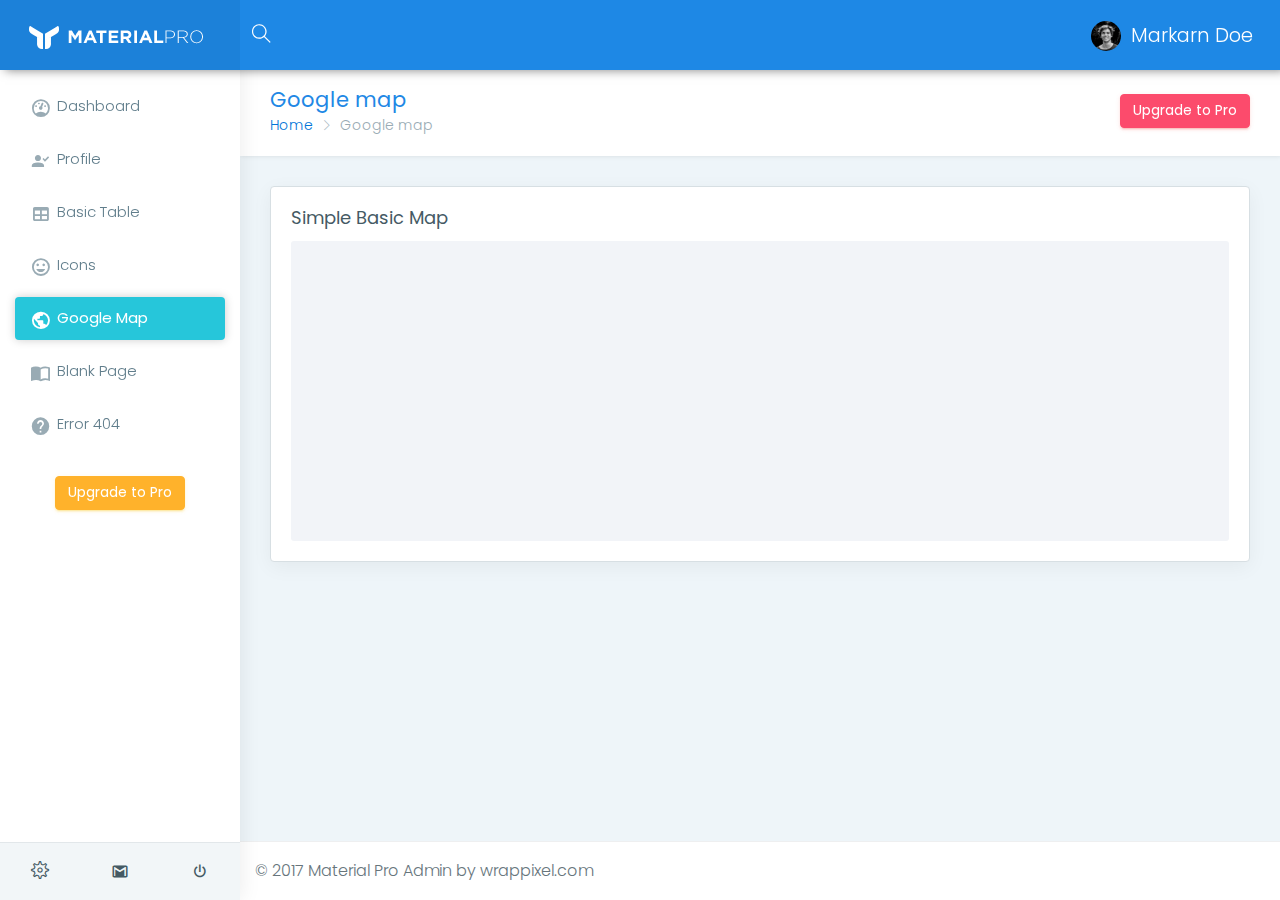
<file: polls/static/html/map-google.html>
<!DOCTYPE html>
<html lang="en">

<head>
    <meta charset="utf-8">
    <meta http-equiv="X-UA-Compatible" content="IE=edge">
    <!-- Tell the browser to be responsive to screen width -->
    <meta name="viewport" content="width=device-width, initial-scale=1">
    <meta name="description" content="">
    <meta name="author" content="">
    <!-- Favicon icon -->
    <link rel="icon" type="image/png" sizes="16x16" href="../assets/images/favicon.png">
    <title>Material Pro Admin Template - The Most Complete & Trusted Bootstrap 4 Admin Template</title>
    <!-- Bootstrap Core CSS -->
    <link href="../assets/plugins/bootstrap/css/bootstrap.min.css" rel="stylesheet">
    <!-- Custom CSS -->
    <link href="css/style.css" rel="stylesheet">
    <!-- You can change the theme colors from here -->
    <link href="css/colors/blue.css" id="theme" rel="stylesheet">
    <!-- HTML5 Shim and Respond.js IE8 support of HTML5 elements and media queries -->
    <!-- WARNING: Respond.js doesn't work if you view the page via file:// -->
    <!--[if lt IE 9]>
    <script src="https://oss.maxcdn.com/libs/html5shiv/3.7.0/html5shiv.js"></script>
    <script src="https://oss.maxcdn.com/libs/respond.js/1.4.2/respond.min.js"></script>
<![endif]-->
</head>

<body class="fix-header fix-sidebar card-no-border">
    <!-- ============================================================== -->
    <!-- Preloader - style you can find in spinners.css -->
    <!-- ============================================================== -->
    <div class="preloader">
        <svg class="circular" viewBox="25 25 50 50">
            <circle class="path" cx="50" cy="50" r="20" fill="none" stroke-width="2" stroke-miterlimit="10" /> </svg>
    </div>
    <!-- ============================================================== -->
    <!-- Main wrapper - style you can find in pages.scss -->
    <!-- ============================================================== -->
    <div id="main-wrapper">
        <!-- ============================================================== -->
        <!-- Topbar header - style you can find in pages.scss -->
        <!-- ============================================================== -->
        <header class="topbar">
            <nav class="navbar top-navbar navbar-toggleable-sm navbar-light">
                <!-- ============================================================== -->
                <!-- Logo -->
                <!-- ============================================================== -->
                <div class="navbar-header">
                    <a class="navbar-brand" href="index.html">
                        <!-- Logo icon --><b>
                            <!--You can put here icon as well // <i class="wi wi-sunset"></i> //-->
                            
                            <!-- Light Logo icon -->
                            <img src="../assets/images/logo-light-icon.png" alt="homepage" class="light-logo" />
                        </b>
                        <!--End Logo icon -->
                        <!-- Logo text --><span>
                        
                         <!-- Light Logo text -->    
                         <img src="../assets/images/logo-light-text.png" class="light-logo" alt="homepage" /></span> </a>
                </div>
                <!-- ============================================================== -->
                <!-- End Logo -->
                <!-- ============================================================== -->
                <div class="navbar-collapse">
                    <!-- ============================================================== -->
                    <!-- toggle and nav items -->
                    <!-- ============================================================== -->
                    <ul class="navbar-nav mr-auto mt-md-0">
                        <!-- This is  -->
                        <li class="nav-item"> <a class="nav-link nav-toggler hidden-md-up text-muted waves-effect waves-dark" href="javascript:void(0)"><i class="mdi mdi-menu"></i></a> </li>
                        <!-- ============================================================== -->
                        <!-- Search -->
                        <!-- ============================================================== -->
                        <li class="nav-item hidden-sm-down search-box"> <a class="nav-link hidden-sm-down text-muted waves-effect waves-dark" href="javascript:void(0)"><i class="ti-search"></i></a>
                            <form class="app-search">
                                <input type="text" class="form-control" placeholder="Search & enter"> <a class="srh-btn"><i class="ti-close"></i></a> </form>
                        </li>
                    </ul>
                    <!-- ============================================================== -->
                    <!-- User profile and search -->
                    <!-- ============================================================== -->
                    <ul class="navbar-nav my-lg-0">
                        <!-- ============================================================== -->
                        <!-- Profile -->
                        <!-- ============================================================== -->
                        <li class="nav-item dropdown">
                            <a class="nav-link dropdown-toggle text-muted waves-effect waves-dark" href="" data-toggle="dropdown" aria-haspopup="true" aria-expanded="false"><img src="../assets/images/users/1.jpg" alt="user" class="profile-pic m-r-10" />Markarn Doe</a>
                        </li>
                    </ul>
                </div>
            </nav>
        </header>
        <!-- ============================================================== -->
        <!-- End Topbar header -->
        <!-- ============================================================== -->
        <!-- ============================================================== -->
        <!-- Left Sidebar - style you can find in sidebar.scss  -->
        <!-- ============================================================== -->
        <aside class="left-sidebar">
            <!-- Sidebar scroll-->
            <div class="scroll-sidebar">
                <!-- Sidebar navigation-->
                <nav class="sidebar-nav">
                    <ul id="sidebarnav">
                        <li> <a class="waves-effect waves-dark" href="index.html" aria-expanded="false"><i class="mdi mdi-gauge"></i><span class="hide-menu">Dashboard</span></a>
                        </li>
                        <li> <a class="waves-effect waves-dark" href="pages-profile.html" aria-expanded="false"><i class="mdi mdi-account-check"></i><span class="hide-menu">Profile</span></a>
                        </li>
                        <li> <a class="waves-effect waves-dark" href="table-basic.html" aria-expanded="false"><i class="mdi mdi-table"></i><span class="hide-menu">Basic Table</span></a>
                        </li>
                        <li> <a class="waves-effect waves-dark" href="icon-material.html" aria-expanded="false"><i class="mdi mdi-emoticon"></i><span class="hide-menu">Icons</span></a>
                        </li>
                        <li> <a class="waves-effect waves-dark" href="map-google.html" aria-expanded="false"><i class="mdi mdi-earth"></i><span class="hide-menu">Google Map</span></a>
                        </li>
                        <li> <a class="waves-effect waves-dark" href="pages-blank.html" aria-expanded="false"><i class="mdi mdi-book-open-variant"></i><span class="hide-menu">Blank Page</span></a>
                        </li>
                        <li> <a class="waves-effect waves-dark" href="pages-error-404.html" aria-expanded="false"><i class="mdi mdi-help-circle"></i><span class="hide-menu">Error 404</span></a>
                        </li>
                    </ul>
                    <div class="text-center m-t-30">
                        <a href="https://wrappixel.com/templates/materialpro/" class="btn waves-effect waves-light btn-warning hidden-md-down"> Upgrade to Pro</a>
                    </div>
                </nav>
                <!-- End Sidebar navigation -->
            </div>
            <!-- End Sidebar scroll-->
            <!-- Bottom points-->
            <div class="sidebar-footer">
                <!-- item--><a href="" class="link" data-toggle="tooltip" title="Settings"><i class="ti-settings"></i></a>
                <!-- item--><a href="" class="link" data-toggle="tooltip" title="Email"><i class="mdi mdi-gmail"></i></a>
                <!-- item--><a href="" class="link" data-toggle="tooltip" title="Logout"><i class="mdi mdi-power"></i></a> </div>
            <!-- End Bottom points-->
        </aside>
        <!-- ============================================================== -->
        <!-- End Left Sidebar - style you can find in sidebar.scss  -->
        <!-- ============================================================== -->
        <!-- ============================================================== -->
        <!-- Page wrapper  -->
        <!-- ============================================================== -->
        <div class="page-wrapper">
            <!-- ============================================================== -->
            <!-- Container fluid  -->
            <!-- ============================================================== -->
            <div class="container-fluid">
                <!-- ============================================================== -->
                <!-- Bread crumb and right sidebar toggle -->
                <!-- ============================================================== -->
                <div class="row page-titles">
                    <div class="col-md-5 col-8 align-self-center">
                        <h3 class="text-themecolor m-b-0 m-t-0">Google map</h3>
                        <ol class="breadcrumb">
                            <li class="breadcrumb-item"><a href="javascript:void(0)">Home</a></li>
                            <li class="breadcrumb-item active">Google map</li>
                        </ol>
                    </div>
                    <div class="col-md-7 col-4 align-self-center">
                        <a href="https://wrappixel.com/templates/materialpro/" class="btn waves-effect waves-light btn-danger pull-right hidden-sm-down"> Upgrade to Pro</a>
                    </div>
                </div>
                <!-- ============================================================== -->
                <!-- End Bread crumb and right sidebar toggle -->
                <!-- ============================================================== -->
                <!-- ============================================================== -->
                <!-- Start Page Content -->
                <!-- ============================================================== -->
                <div class="row">
                    <div class="col-12">
                        <div class="card">
                            <div class="card-block">
                                <h4 class="card-title">Simple Basic Map</h4>
                                <div id="gmaps-simple" class="gmaps"></div>
                            </div>
                        </div>
                    </div>
                </div>
                <!-- ============================================================== -->
                <!-- End PAge Content -->
                <!-- ============================================================== -->
            </div>
            <!-- ============================================================== -->
            <!-- End Container fluid  -->
            <!-- ============================================================== -->
            <!-- ============================================================== -->
            <!-- footer -->
            <!-- ============================================================== -->
            <footer class="footer">
                © 2017 Material Pro Admin by wrappixel.com
            </footer>
            <!-- ============================================================== -->
            <!-- End footer -->
            <!-- ============================================================== -->
        </div>
        <!-- ============================================================== -->
        <!-- End Page wrapper  -->
        <!-- ============================================================== -->
    </div>
    <!-- ============================================================== -->
    <!-- End Wrapper -->
    <!-- ============================================================== -->
    <!-- ============================================================== -->
    <!-- All Jquery -->
    <!-- ============================================================== -->
    <script src="../assets/plugins/jquery/jquery.min.js"></script>
    <!-- Bootstrap tether Core JavaScript -->
    <script src="../assets/plugins/bootstrap/js/tether.min.js"></script>
    <script src="../assets/plugins/bootstrap/js/bootstrap.min.js"></script>
    <!-- slimscrollbar scrollbar JavaScript -->
    <script src="js/jquery.slimscroll.js"></script>
    <!--Wave Effects -->
    <script src="js/waves.js"></script>
    <!--Menu sidebar -->
    <script src="js/sidebarmenu.js"></script>
    <!--stickey kit -->
    <script src="../assets/plugins/sticky-kit-master/dist/sticky-kit.min.js"></script>
    <!--Custom JavaScript -->
    <script src="js/custom.min.js"></script>
    <!-- google maps api -->
    <script src="https://maps.google.com/maps/api/js?key=AIzaSyCUBL-6KdclGJ2a_UpmB2LXvq7VOcPT7K4&sensor=true"></script>
    <script src="../assets/plugins/gmaps/gmaps.min.js"></script>
    <script src="../assets/plugins/gmaps/jquery.gmaps.js"></script>
</body>

</html>
</file>
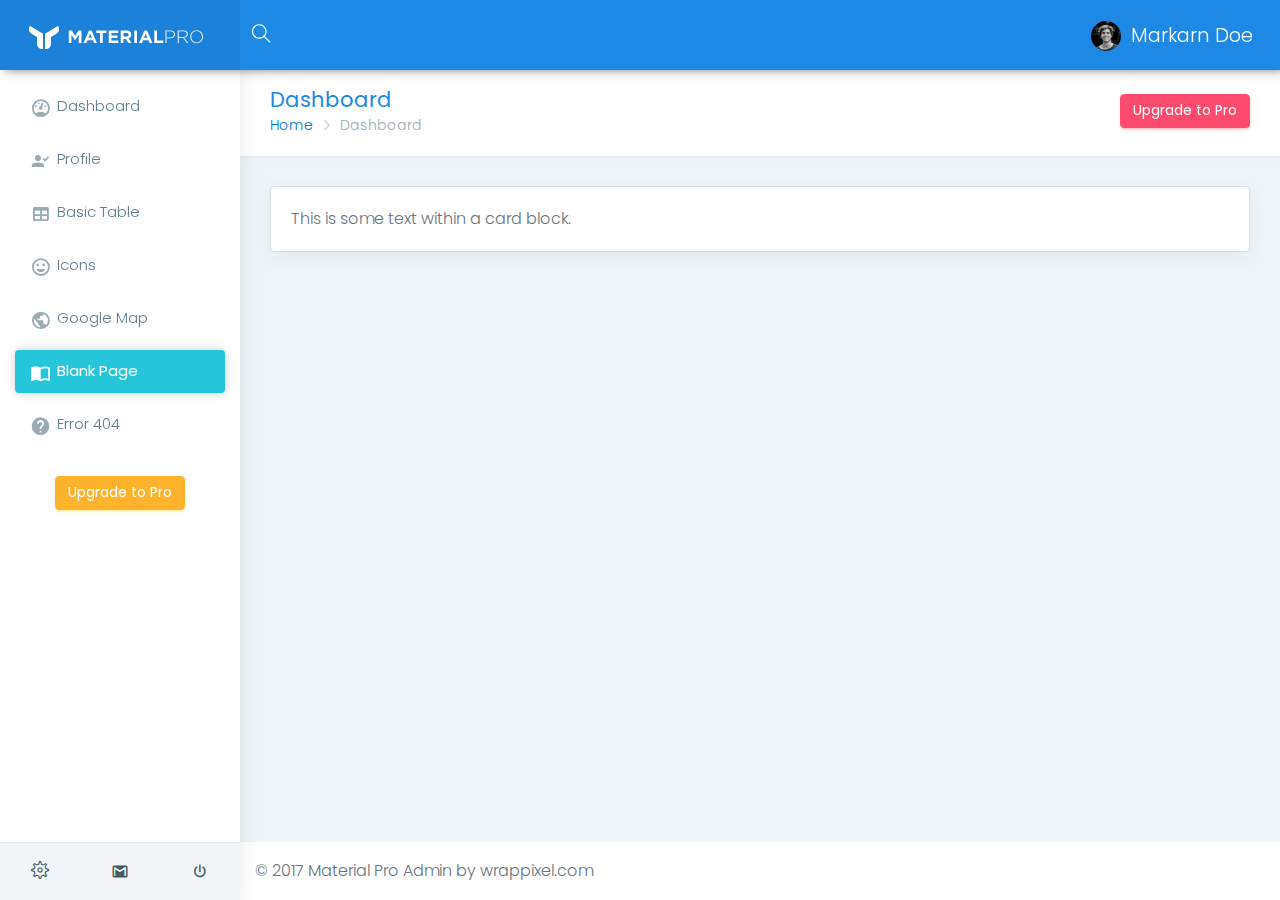
<file: polls/static/html/pages-blank.html>
<!DOCTYPE html>
<html lang="en">

<head>
    <meta charset="utf-8">
    <meta http-equiv="X-UA-Compatible" content="IE=edge">
    <!-- Tell the browser to be responsive to screen width -->
    <meta name="viewport" content="width=device-width, initial-scale=1">
    <meta name="description" content="">
    <meta name="author" content="">
    <!-- Favicon icon -->
    <link rel="icon" type="image/png" sizes="16x16" href="../assets/images/favicon.png">
    <title>Material Pro Admin Template - The Most Complete & Trusted Bootstrap 4 Admin Template</title>
    <!-- Bootstrap Core CSS -->
    <link href="../assets/plugins/bootstrap/css/bootstrap.min.css" rel="stylesheet">
    <!-- Custom CSS -->
    <link href="css/style.css" rel="stylesheet">
    <!-- You can change the theme colors from here -->
    <link href="css/colors/blue.css" id="theme" rel="stylesheet">
    <!-- HTML5 Shim and Respond.js IE8 support of HTML5 elements and media queries -->
    <!-- WARNING: Respond.js doesn't work if you view the page via file:// -->
    <!--[if lt IE 9]>
    <script src="https://oss.maxcdn.com/libs/html5shiv/3.7.0/html5shiv.js"></script>
    <script src="https://oss.maxcdn.com/libs/respond.js/1.4.2/respond.min.js"></script>
<![endif]-->
</head>

<body class="fix-header fix-sidebar card-no-border">
    <!-- ============================================================== -->
    <!-- Preloader - style you can find in spinners.css -->
    <!-- ============================================================== -->
    <div class="preloader">
        <svg class="circular" viewBox="25 25 50 50">
            <circle class="path" cx="50" cy="50" r="20" fill="none" stroke-width="2" stroke-miterlimit="10" /> </svg>
    </div>
    <!-- ============================================================== -->
    <!-- Main wrapper - style you can find in pages.scss -->
    <!-- ============================================================== -->
    <div id="main-wrapper">
        <!-- ============================================================== -->
        <!-- Topbar header - style you can find in pages.scss -->
        <!-- ============================================================== -->
        <header class="topbar">
            <nav class="navbar top-navbar navbar-toggleable-sm navbar-light">
                <!-- ============================================================== -->
                <!-- Logo -->
                <!-- ============================================================== -->
                <div class="navbar-header">
                    <a class="navbar-brand" href="index.html">
                        <!-- Logo icon --><b>
                            <!--You can put here icon as well // <i class="wi wi-sunset"></i> //-->
                            
                            <!-- Light Logo icon -->
                            <img src="../assets/images/logo-light-icon.png" alt="homepage" class="light-logo" />
                        </b>
                        <!--End Logo icon -->
                        <!-- Logo text --><span>
                         
                         <!-- Light Logo text -->    
                         <img src="../assets/images/logo-light-text.png" class="light-logo" alt="homepage" /></span> </a>
                </div>
                <!-- ============================================================== -->
                <!-- End Logo -->
                <!-- ============================================================== -->
                <div class="navbar-collapse">
                    <!-- ============================================================== -->
                    <!-- toggle and nav items -->
                    <!-- ============================================================== -->
                    <ul class="navbar-nav mr-auto mt-md-0">
                        <!-- This is  -->
                        <li class="nav-item"> <a class="nav-link nav-toggler hidden-md-up text-muted waves-effect waves-dark" href="javascript:void(0)"><i class="mdi mdi-menu"></i></a> </li>
                        <!-- ============================================================== -->
                        <!-- Search -->
                        <!-- ============================================================== -->
                        <li class="nav-item hidden-sm-down search-box"> <a class="nav-link hidden-sm-down text-muted waves-effect waves-dark" href="javascript:void(0)"><i class="ti-search"></i></a>
                            <form class="app-search">
                                <input type="text" class="form-control" placeholder="Search & enter"> <a class="srh-btn"><i class="ti-close"></i></a> </form>
                        </li>
                    </ul>
                    <!-- ============================================================== -->
                    <!-- User profile and search -->
                    <!-- ============================================================== -->
                    <ul class="navbar-nav my-lg-0">
                        <!-- ============================================================== -->
                        <!-- Profile -->
                        <!-- ============================================================== -->
                        <li class="nav-item dropdown">
                            <a class="nav-link dropdown-toggle text-muted waves-effect waves-dark" href="" data-toggle="dropdown" aria-haspopup="true" aria-expanded="false"><img src="../assets/images/users/1.jpg" alt="user" class="profile-pic m-r-10" />Markarn Doe</a>
                        </li>
                    </ul>
                </div>
            </nav>
        </header>
        <!-- ============================================================== -->
        <!-- End Topbar header -->
        <!-- ============================================================== -->
        <!-- ============================================================== -->
        <!-- Left Sidebar - style you can find in sidebar.scss  -->
        <!-- ============================================================== -->
        <aside class="left-sidebar">
            <!-- Sidebar scroll-->
            <div class="scroll-sidebar">
                <!-- Sidebar navigation-->
                <nav class="sidebar-nav">
                    <ul id="sidebarnav">
                        <li> <a class="waves-effect waves-dark" href="index.html" aria-expanded="false"><i class="mdi mdi-gauge"></i><span class="hide-menu">Dashboard</span></a>
                        </li>
                        <li> <a class="waves-effect waves-dark" href="pages-profile.html" aria-expanded="false"><i class="mdi mdi-account-check"></i><span class="hide-menu">Profile</span></a>
                        </li>
                        <li> <a class="waves-effect waves-dark" href="table-basic.html" aria-expanded="false"><i class="mdi mdi-table"></i><span class="hide-menu">Basic Table</span></a>
                        </li>
                        <li> <a class="waves-effect waves-dark" href="icon-material.html" aria-expanded="false"><i class="mdi mdi-emoticon"></i><span class="hide-menu">Icons</span></a>
                        </li>
                        <li> <a class="waves-effect waves-dark" href="map-google.html" aria-expanded="false"><i class="mdi mdi-earth"></i><span class="hide-menu">Google Map</span></a>
                        </li>
                        <li> <a class="waves-effect waves-dark" href="pages-blank.html" aria-expanded="false"><i class="mdi mdi-book-open-variant"></i><span class="hide-menu">Blank Page</span></a>
                        </li>
                        <li> <a class="waves-effect waves-dark" href="pages-error-404.html" aria-expanded="false"><i class="mdi mdi-help-circle"></i><span class="hide-menu">Error 404</span></a>
                        </li>
                    </ul>
                    <div class="text-center m-t-30">
                        <a href="https://wrappixel.com/templates/materialpro/" class="btn waves-effect waves-light btn-warning hidden-md-down"> Upgrade to Pro</a>
                    </div>
                </nav>
                <!-- End Sidebar navigation -->
            </div>
            <!-- End Sidebar scroll-->
            <!-- Bottom points-->
            <div class="sidebar-footer">
                <!-- item--><a href="" class="link" data-toggle="tooltip" title="Settings"><i class="ti-settings"></i></a>
                <!-- item--><a href="" class="link" data-toggle="tooltip" title="Email"><i class="mdi mdi-gmail"></i></a>
                <!-- item--><a href="" class="link" data-toggle="tooltip" title="Logout"><i class="mdi mdi-power"></i></a> </div>
            <!-- End Bottom points-->
        </aside>
        <!-- ============================================================== -->
        <!-- End Left Sidebar - style you can find in sidebar.scss  -->
        <!-- ============================================================== -->
        <!-- ============================================================== -->
        <!-- Page wrapper  -->
        <!-- ============================================================== -->
        <div class="page-wrapper">
            <!-- ============================================================== -->
            <!-- Container fluid  -->
            <!-- ============================================================== -->
            <div class="container-fluid">
                <!-- ============================================================== -->
                <!-- Bread crumb and right sidebar toggle -->
                <!-- ============================================================== -->
                <div class="row page-titles">
                    <div class="col-md-5 col-8 align-self-center">
                        <h3 class="text-themecolor m-b-0 m-t-0">Dashboard</h3>
                        <ol class="breadcrumb">
                            <li class="breadcrumb-item"><a href="javascript:void(0)">Home</a></li>
                            <li class="breadcrumb-item active">Dashboard</li>
                        </ol>
                    </div>
                    <div class="col-md-7 col-4 align-self-center">
                        <a href="https://wrappixel.com/templates/materialpro/" class="btn waves-effect waves-light btn-danger pull-right hidden-sm-down"> Upgrade to Pro</a>
                    </div>
                </div>
                <!-- ============================================================== -->
                <!-- End Bread crumb and right sidebar toggle -->
                <!-- ============================================================== -->
                <!-- ============================================================== -->
                <!-- Start Page Content -->
                <!-- ============================================================== -->
                <div class="row">
                    <div class="col-12">
                        <div class="card">
                            <div class="card-block">
                                This is some text within a card block.
                            </div>
                        </div>
                    </div>
                </div>
                <!-- ============================================================== -->
                <!-- End PAge Content -->
                <!-- ============================================================== -->
            </div>
            <!-- ============================================================== -->
            <!-- End Container fluid  -->
            <!-- ============================================================== -->
            <!-- ============================================================== -->
            <!-- footer -->
            <!-- ============================================================== -->
            <footer class="footer">
                © 2017 Material Pro Admin by wrappixel.com
            </footer>
            <!-- ============================================================== -->
            <!-- End footer -->
            <!-- ============================================================== -->
        </div>
        <!-- ============================================================== -->
        <!-- End Page wrapper  -->
        <!-- ============================================================== -->
    </div>
    <!-- ============================================================== -->
    <!-- End Wrapper -->
    <!-- ============================================================== -->
    <!-- ============================================================== -->
    <!-- All Jquery -->
    <!-- ============================================================== -->
    <script src="../assets/plugins/jquery/jquery.min.js"></script>
    <!-- Bootstrap tether Core JavaScript -->
    <script src="../assets/plugins/bootstrap/js/tether.min.js"></script>
    <script src="../assets/plugins/bootstrap/js/bootstrap.min.js"></script>
    <!-- slimscrollbar scrollbar JavaScript -->
    <script src="js/jquery.slimscroll.js"></script>
    <!--Wave Effects -->
    <script src="js/waves.js"></script>
    <!--Menu sidebar -->
    <script src="js/sidebarmenu.js"></script>
    <!--stickey kit -->
    <script src="../assets/plugins/sticky-kit-master/dist/sticky-kit.min.js"></script>
    <!--Custom JavaScript -->
    <script src="js/custom.min.js"></script>
</body>

</html>
</file>
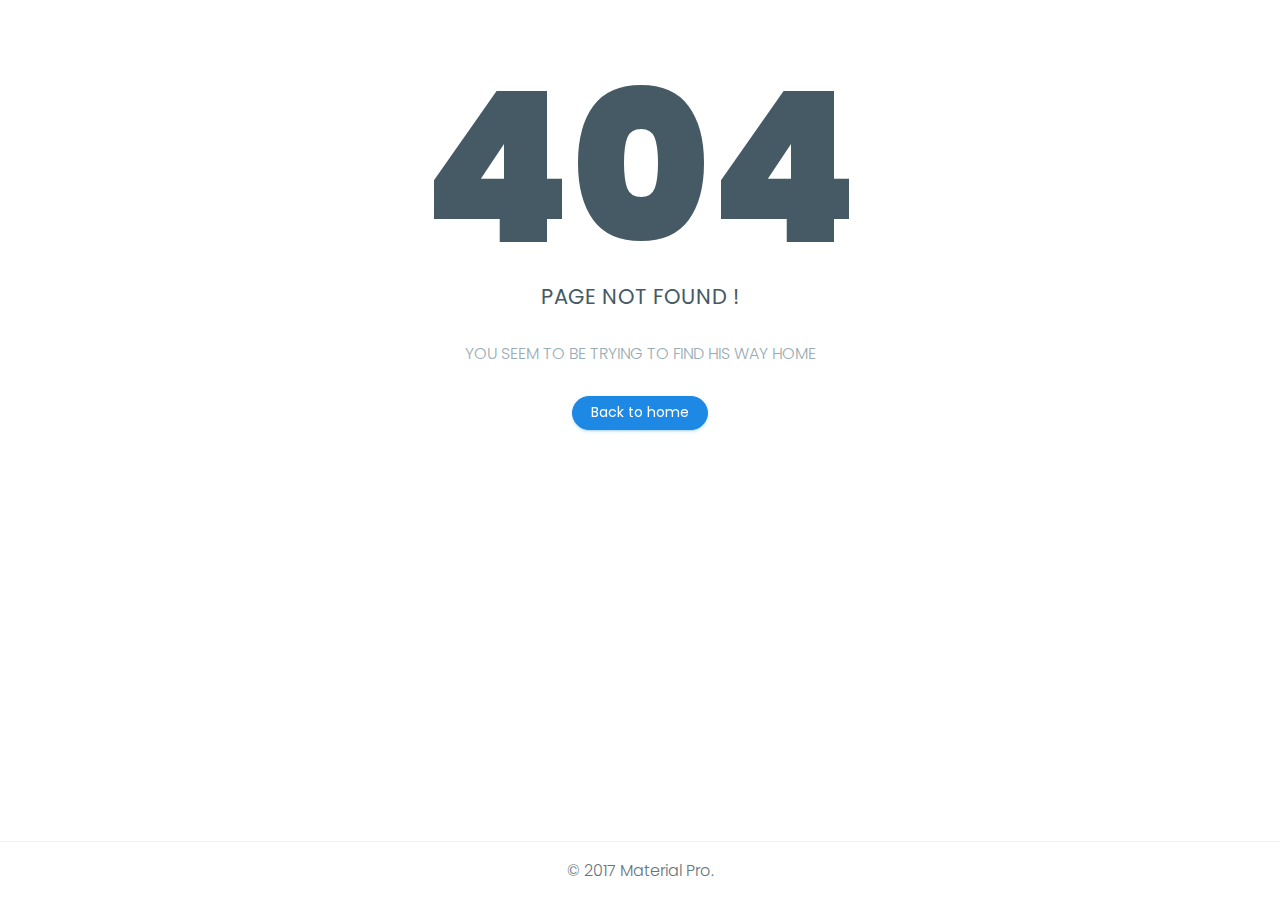
<file: polls/static/html/pages-error-404.html>
<!DOCTYPE html>
<html lang="en">

<head>
    <meta charset="utf-8">
    <meta http-equiv="X-UA-Compatible" content="IE=edge">
    <!-- Tell the browser to be responsive to screen width -->
    <meta name="viewport" content="width=device-width, initial-scale=1">
    <meta name="description" content="">
    <meta name="author" content="">
    <!-- Favicon icon -->
    <link rel="icon" type="image/png" sizes="16x16" href="../assets/images/favicon.png">
    <title>Material Pro Admin Template - The Most Complete & Trusted Bootstrap 4 Admin Template</title>
    <!-- Bootstrap Core CSS -->
    <link href="../assets/plugins/bootstrap/css/bootstrap.min.css" rel="stylesheet">
    <!-- Custom CSS -->
    <link href="css/style.css" rel="stylesheet">
    <!-- You can change the theme colors from here -->
    <link href="css/colors/blue.css" id="theme" rel="stylesheet">
    <!-- HTML5 Shim and Respond.js IE8 support of HTML5 elements and media queries -->
    <!-- WARNING: Respond.js doesn't work if you view the page via file:// -->
    <!--[if lt IE 9]>
    <script src="https://oss.maxcdn.com/libs/html5shiv/3.7.0/html5shiv.js"></script>
    <script src="https://oss.maxcdn.com/libs/respond.js/1.4.2/respond.min.js"></script>
<![endif]-->
</head>

<body class="fix-header card-no-border">
    <!-- ============================================================== -->
    <!-- Main wrapper - style you can find in pages.scss -->
    <!-- ============================================================== -->
    <section id="wrapper" class="error-page">
        <div class="error-box">
            <div class="error-body text-center">
                <h1>404</h1>
                <h3 class="text-uppercase">Page Not Found !</h3>
                <p class="text-muted m-t-30 m-b-30">YOU SEEM TO BE TRYING TO FIND HIS WAY HOME</p>
                <a href="index.html" class="btn btn-info btn-rounded waves-effect waves-light m-b-40">Back to home</a> </div>
            <footer class="footer text-center">© 2017 Material Pro.</footer>
        </div>
    </section>
    <!-- ============================================================== -->
    <!-- End Wrapper -->
    <!-- ============================================================== -->
    <!-- ============================================================== -->
    <!-- All Jquery -->
    <!-- ============================================================== -->
    <script src="../assets/plugins/jquery/jquery.min.js"></script>
    <!-- Bootstrap tether Core JavaScript -->
    <script src="../assets/plugins/bootstrap/js/tether.min.js"></script>
    <script src="../assets/plugins/bootstrap/js/bootstrap.min.js"></script>
    <!--Wave Effects -->
    <script src="js/waves.js"></script>
</body>

</html>
</file>
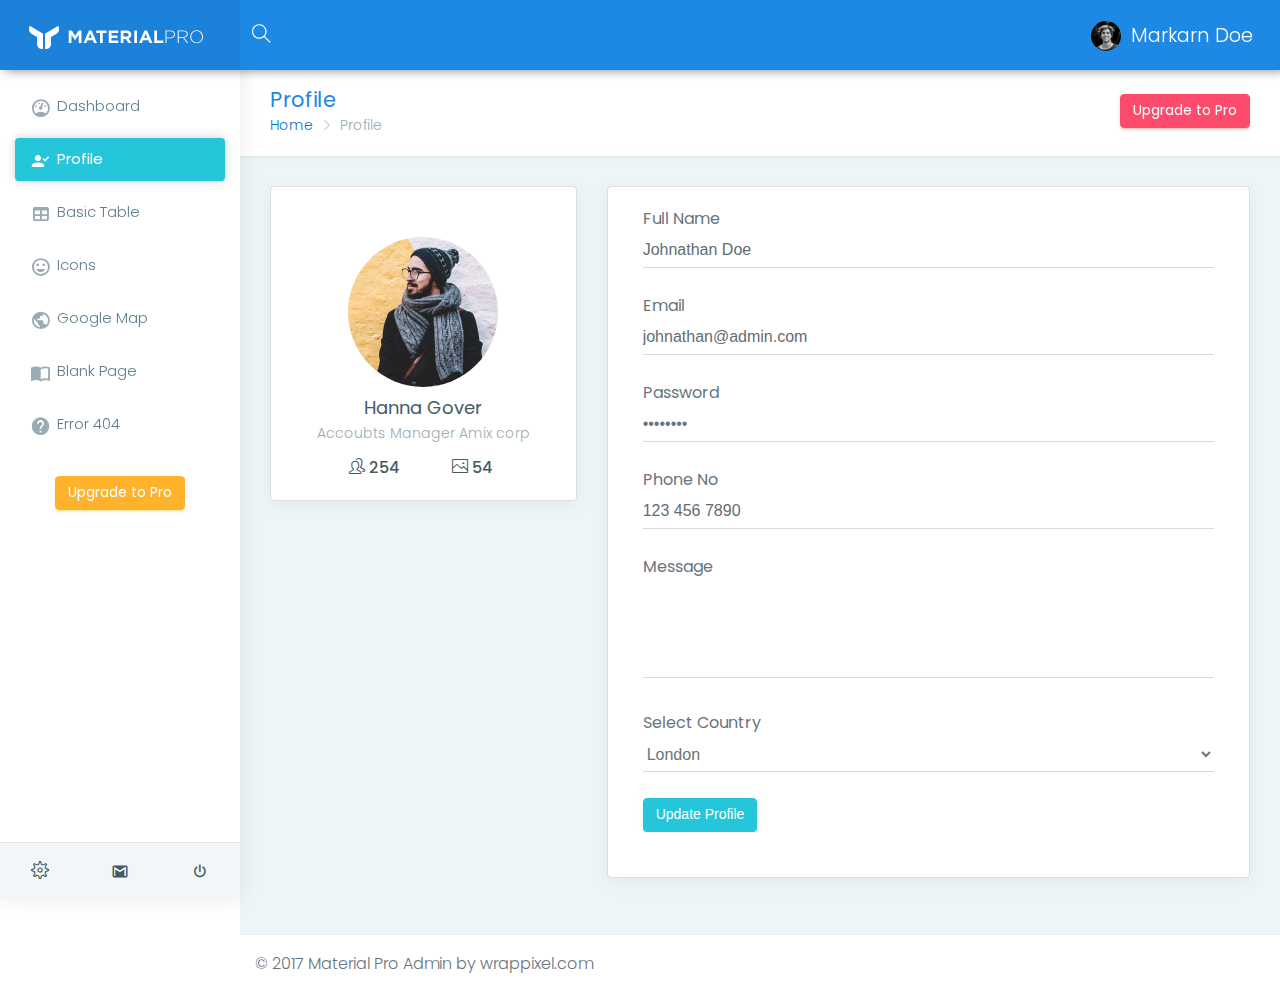
<file: polls/static/html/pages-profile.html>
<!DOCTYPE html>
<html lang="en">

<head>
    <meta charset="utf-8">
    <meta http-equiv="X-UA-Compatible" content="IE=edge">
    <!-- Tell the browser to be responsive to screen width -->
    <meta name="viewport" content="width=device-width, initial-scale=1">
    <meta name="description" content="">
    <meta name="author" content="">
    <!-- Favicon icon -->
    <link rel="icon" type="image/png" sizes="16x16" href="../assets/images/favicon.png">
    <title>Material Pro Admin Template - The Most Complete & Trusted Bootstrap 4 Admin Template</title>
    <!-- Bootstrap Core CSS -->
    <link href="../assets/plugins/bootstrap/css/bootstrap.min.css" rel="stylesheet">
    <!-- Custom CSS -->
    <link href="css/style.css" rel="stylesheet">
    <!-- You can change the theme colors from here -->
    <link href="css/colors/blue.css" id="theme" rel="stylesheet">
    <!-- HTML5 Shim and Respond.js IE8 support of HTML5 elements and media queries -->
    <!-- WARNING: Respond.js doesn't work if you view the page via file:// -->
    <!--[if lt IE 9]>
    <script src="https://oss.maxcdn.com/libs/html5shiv/3.7.0/html5shiv.js"></script>
    <script src="https://oss.maxcdn.com/libs/respond.js/1.4.2/respond.min.js"></script>
<![endif]-->
</head>

<body class="fix-header fix-sidebar card-no-border">
    <!-- ============================================================== -->
    <!-- Preloader - style you can find in spinners.css -->
    <!-- ============================================================== -->
    <div class="preloader">
        <svg class="circular" viewBox="25 25 50 50">
            <circle class="path" cx="50" cy="50" r="20" fill="none" stroke-width="2" stroke-miterlimit="10" /> </svg>
    </div>
    <!-- ============================================================== -->
    <!-- Main wrapper - style you can find in pages.scss -->
    <!-- ============================================================== -->
    <div id="main-wrapper">
        <!-- ============================================================== -->
        <!-- Topbar header - style you can find in pages.scss -->
        <!-- ============================================================== -->
        <header class="topbar">
            <nav class="navbar top-navbar navbar-toggleable-sm navbar-light">
                <!-- ============================================================== -->
                <!-- Logo -->
                <!-- ============================================================== -->
                <div class="navbar-header">
                    <a class="navbar-brand" href="index.html">
                        <!-- Logo icon --><b>
                            <!--You can put here icon as well // <i class="wi wi-sunset"></i> //-->
                            
                            <!-- Light Logo icon -->
                            <img src="../assets/images/logo-light-icon.png" alt="homepage" class="light-logo" />
                        </b>
                        <!--End Logo icon -->
                        <!-- Logo text --><span>
                         
                         <!-- Light Logo text -->    
                         <img src="../assets/images/logo-light-text.png" class="light-logo" alt="homepage" /></span> </a>
                </div>
                <!-- ============================================================== -->
                <!-- End Logo -->
                <!-- ============================================================== -->
                <div class="navbar-collapse">
                    <!-- ============================================================== -->
                    <!-- toggle and nav items -->
                    <!-- ============================================================== -->
                    <ul class="navbar-nav mr-auto mt-md-0">
                        <!-- This is  -->
                        <li class="nav-item"> <a class="nav-link nav-toggler hidden-md-up text-muted waves-effect waves-dark" href="javascript:void(0)"><i class="mdi mdi-menu"></i></a> </li>
                        <!-- ============================================================== -->
                        <!-- Search -->
                        <!-- ============================================================== -->
                        <li class="nav-item hidden-sm-down search-box"> <a class="nav-link hidden-sm-down text-muted waves-effect waves-dark" href="javascript:void(0)"><i class="ti-search"></i></a>
                            <form class="app-search">
                                <input type="text" class="form-control" placeholder="Search & enter"> <a class="srh-btn"><i class="ti-close"></i></a> </form>
                        </li>
                    </ul>
                    <!-- ============================================================== -->
                    <!-- User profile and search -->
                    <!-- ============================================================== -->
                    <ul class="navbar-nav my-lg-0">
                        <!-- ============================================================== -->
                        <!-- Profile -->
                        <!-- ============================================================== -->
                        <li class="nav-item dropdown">
                            <a class="nav-link dropdown-toggle text-muted waves-effect waves-dark" href="" data-toggle="dropdown" aria-haspopup="true" aria-expanded="false"><img src="../assets/images/users/1.jpg" alt="user" class="profile-pic m-r-10" />Markarn Doe</a>
                        </li>
                    </ul>
                </div>
            </nav>
        </header>
        <!-- ============================================================== -->
        <!-- End Topbar header -->
        <!-- ============================================================== -->
        <!-- ============================================================== -->
        <!-- Left Sidebar - style you can find in sidebar.scss  -->
        <!-- ============================================================== -->
        <aside class="left-sidebar">
            <!-- Sidebar scroll-->
            <div class="scroll-sidebar">
                <!-- Sidebar navigation-->
                <nav class="sidebar-nav">
                    <ul id="sidebarnav">
                        <li> <a class="waves-effect waves-dark" href="index.html" aria-expanded="false"><i class="mdi mdi-gauge"></i><span class="hide-menu">Dashboard</span></a>
                        </li>
                        <li> <a class="waves-effect waves-dark" href="pages-profile.html" aria-expanded="false"><i class="mdi mdi-account-check"></i><span class="hide-menu">Profile</span></a>
                        </li>
                        <li> <a class="waves-effect waves-dark" href="table-basic.html" aria-expanded="false"><i class="mdi mdi-table"></i><span class="hide-menu">Basic Table</span></a>
                        </li>
                        <li> <a class="waves-effect waves-dark" href="icon-material.html" aria-expanded="false"><i class="mdi mdi-emoticon"></i><span class="hide-menu">Icons</span></a>
                        </li>
                        <li> <a class="waves-effect waves-dark" href="map-google.html" aria-expanded="false"><i class="mdi mdi-earth"></i><span class="hide-menu">Google Map</span></a>
                        </li>
                        <li> <a class="waves-effect waves-dark" href="pages-blank.html" aria-expanded="false"><i class="mdi mdi-book-open-variant"></i><span class="hide-menu">Blank Page</span></a>
                        </li>
                        <li> <a class="waves-effect waves-dark" href="pages-error-404.html" aria-expanded="false"><i class="mdi mdi-help-circle"></i><span class="hide-menu">Error 404</span></a>
                        </li>
                    </ul>
                    <div class="text-center m-t-30">
                        <a href="https://wrappixel.com/templates/materialpro/" class="btn waves-effect waves-light btn-warning hidden-md-down"> Upgrade to Pro</a>
                    </div>
                </nav>
                <!-- End Sidebar navigation -->
            </div>
            <!-- End Sidebar scroll-->
            <!-- Bottom points-->
            <div class="sidebar-footer">
                <!-- item--><a href="" class="link" data-toggle="tooltip" title="Settings"><i class="ti-settings"></i></a>
                <!-- item--><a href="" class="link" data-toggle="tooltip" title="Email"><i class="mdi mdi-gmail"></i></a>
                <!-- item--><a href="" class="link" data-toggle="tooltip" title="Logout"><i class="mdi mdi-power"></i></a> </div>
            <!-- End Bottom points-->
        </aside>
        <!-- ============================================================== -->
        <!-- End Left Sidebar - style you can find in sidebar.scss  -->
        <!-- ============================================================== -->
        <!-- ============================================================== -->
        <!-- Page wrapper  -->
        <!-- ============================================================== -->
        <div class="page-wrapper">
            <!-- ============================================================== -->
            <!-- Container fluid  -->
            <!-- ============================================================== -->
            <div class="container-fluid">
                <!-- ============================================================== -->
                <!-- Bread crumb and right sidebar toggle -->
                <!-- ============================================================== -->
                <div class="row page-titles">
                    <div class="col-md-5 col-8 align-self-center">
                        <h3 class="text-themecolor m-b-0 m-t-0">Profile</h3>
                        <ol class="breadcrumb">
                            <li class="breadcrumb-item"><a href="javascript:void(0)">Home</a></li>
                            <li class="breadcrumb-item active">Profile</li>
                        </ol>
                    </div>
                    <div class="col-md-7 col-4 align-self-center">
                        <a href="https://wrappixel.com/templates/materialpro/" class="btn waves-effect waves-light btn-danger pull-right hidden-sm-down"> Upgrade to Pro</a>
                    </div>
                </div>
                <!-- ============================================================== -->
                <!-- End Bread crumb and right sidebar toggle -->
                <!-- ============================================================== -->
                <!-- ============================================================== -->
                <!-- Start Page Content -->
                <!-- ============================================================== -->
                <!-- Row -->
                <div class="row">
                    <!-- Column -->
                    <div class="col-lg-4 col-xlg-3 col-md-5">
                        <div class="card">
                            <div class="card-block">
                                <center class="m-t-30"> <img src="../assets/images/users/5.jpg" class="img-circle" width="150" />
                                    <h4 class="card-title m-t-10">Hanna Gover</h4>
                                    <h6 class="card-subtitle">Accoubts Manager Amix corp</h6>
                                    <div class="row text-center justify-content-md-center">
                                        <div class="col-4"><a href="javascript:void(0)" class="link"><i class="icon-people"></i> <font class="font-medium">254</font></a></div>
                                        <div class="col-4"><a href="javascript:void(0)" class="link"><i class="icon-picture"></i> <font class="font-medium">54</font></a></div>
                                    </div>
                                </center>
                            </div>
                        </div>
                    </div>
                    <!-- Column -->
                    <!-- Column -->
                    <div class="col-lg-8 col-xlg-9 col-md-7">
                        <div class="card">
                            <div class="card-block">
                                <form class="form-horizontal form-material">
                                    <div class="form-group">
                                        <label class="col-md-12">Full Name</label>
                                        <div class="col-md-12">
                                            <input type="text" placeholder="Johnathan Doe" class="form-control form-control-line">
                                        </div>
                                    </div>
                                    <div class="form-group">
                                        <label for="example-email" class="col-md-12">Email</label>
                                        <div class="col-md-12">
                                            <input type="email" placeholder="johnathan@admin.com" class="form-control form-control-line" name="example-email" id="example-email">
                                        </div>
                                    </div>
                                    <div class="form-group">
                                        <label class="col-md-12">Password</label>
                                        <div class="col-md-12">
                                            <input type="password" value="password" class="form-control form-control-line">
                                        </div>
                                    </div>
                                    <div class="form-group">
                                        <label class="col-md-12">Phone No</label>
                                        <div class="col-md-12">
                                            <input type="text" placeholder="123 456 7890" class="form-control form-control-line">
                                        </div>
                                    </div>
                                    <div class="form-group">
                                        <label class="col-md-12">Message</label>
                                        <div class="col-md-12">
                                            <textarea rows="5" class="form-control form-control-line"></textarea>
                                        </div>
                                    </div>
                                    <div class="form-group">
                                        <label class="col-sm-12">Select Country</label>
                                        <div class="col-sm-12">
                                            <select class="form-control form-control-line">
                                                <option>London</option>
                                                <option>India</option>
                                                <option>Usa</option>
                                                <option>Canada</option>
                                                <option>Thailand</option>
                                            </select>
                                        </div>
                                    </div>
                                    <div class="form-group">
                                        <div class="col-sm-12">
                                            <button class="btn btn-success">Update Profile</button>
                                        </div>
                                    </div>
                                </form>
                            </div>
                        </div>
                    </div>
                    <!-- Column -->
                </div>
                <!-- Row -->
                <!-- ============================================================== -->
                <!-- End PAge Content -->
                <!-- ============================================================== -->
            </div>
            <!-- ============================================================== -->
            <!-- End Container fluid  -->
            <!-- ============================================================== -->
            <!-- ============================================================== -->
            <!-- footer -->
            <!-- ============================================================== -->
            <footer class="footer">
                © 2017 Material Pro Admin by wrappixel.com
            </footer>
            <!-- ============================================================== -->
            <!-- End footer -->
            <!-- ============================================================== -->
        </div>
        <!-- ============================================================== -->
        <!-- End Page wrapper  -->
        <!-- ============================================================== -->
    </div>
    <!-- ============================================================== -->
    <!-- End Wrapper -->
    <!-- ============================================================== -->
    <!-- ============================================================== -->
    <!-- All Jquery -->
    <!-- ============================================================== -->
    <script src="../assets/plugins/jquery/jquery.min.js"></script>
    <!-- Bootstrap tether Core JavaScript -->
    <script src="../assets/plugins/bootstrap/js/tether.min.js"></script>
    <script src="../assets/plugins/bootstrap/js/bootstrap.min.js"></script>
    <!-- slimscrollbar scrollbar JavaScript -->
    <script src="js/jquery.slimscroll.js"></script>
    <!--Wave Effects -->
    <script src="js/waves.js"></script>
    <!--Menu sidebar -->
    <script src="js/sidebarmenu.js"></script>
    <!--stickey kit -->
    <script src="../assets/plugins/sticky-kit-master/dist/sticky-kit.min.js"></script>
    <!--Custom JavaScript -->
    <script src="js/custom.min.js"></script>
</body>

</html>
</file>
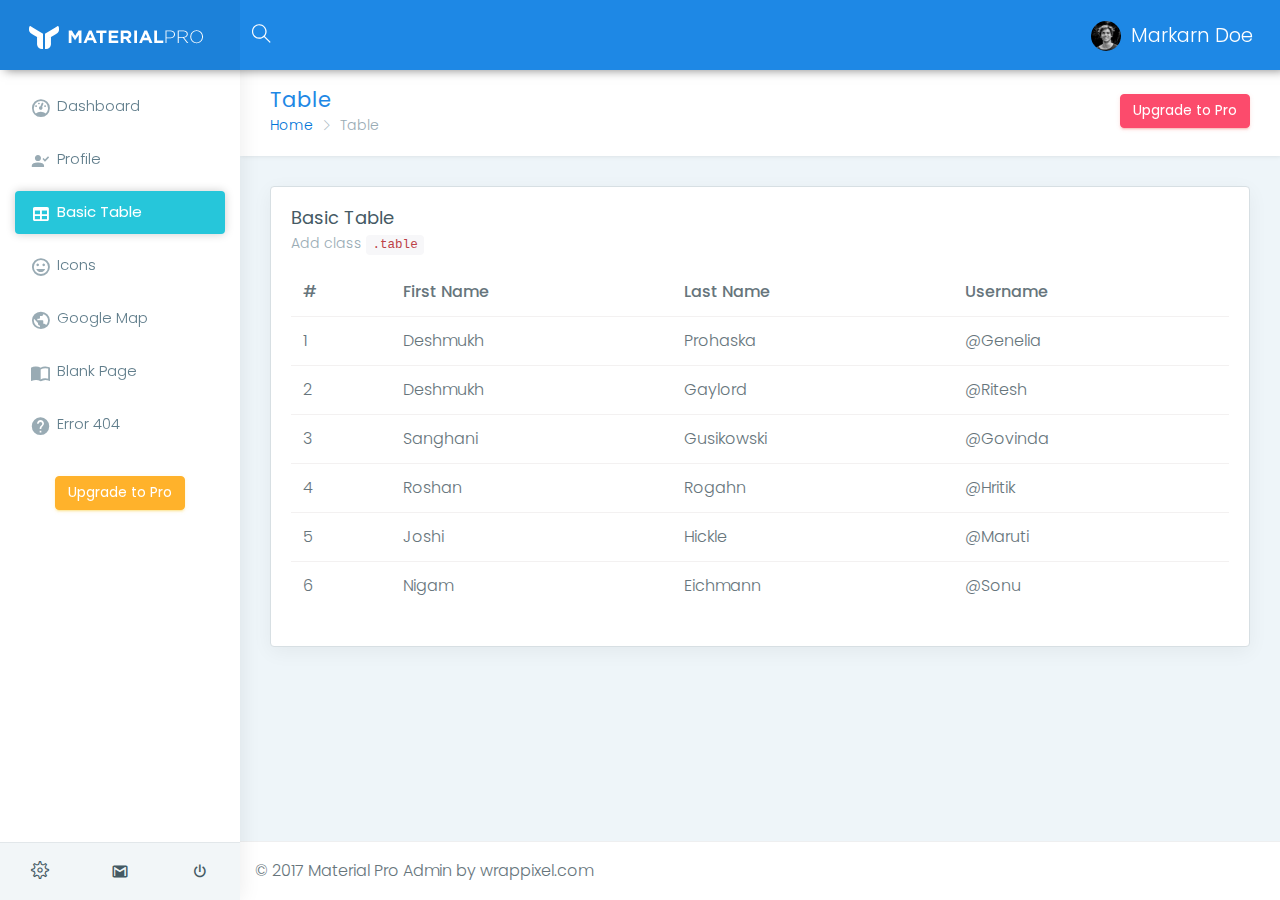
<file: polls/static/html/table-basic.html>
<!DOCTYPE html>
<html lang="en">

<head>
    <meta charset="utf-8">
    <meta http-equiv="X-UA-Compatible" content="IE=edge">
    <!-- Tell the browser to be responsive to screen width -->
    <meta name="viewport" content="width=device-width, initial-scale=1">
    <meta name="description" content="">
    <meta name="author" content="">
    <!-- Favicon icon -->
    <link rel="icon" type="image/png" sizes="16x16" href="../assets/images/favicon.png">
    <title>Material Pro Admin Template - The Most Complete & Trusted Bootstrap 4 Admin Template</title>
    <!-- Bootstrap Core CSS -->
    <link href="../assets/plugins/bootstrap/css/bootstrap.min.css" rel="stylesheet">
    <!-- Custom CSS -->
    <link href="css/style.css" rel="stylesheet">
    <!-- You can change the theme colors from here -->
    <link href="css/colors/blue.css" id="theme" rel="stylesheet">
    <!-- HTML5 Shim and Respond.js IE8 support of HTML5 elements and media queries -->
    <!-- WARNING: Respond.js doesn't work if you view the page via file:// -->
    <!--[if lt IE 9]>
    <script src="https://oss.maxcdn.com/libs/html5shiv/3.7.0/html5shiv.js"></script>
    <script src="https://oss.maxcdn.com/libs/respond.js/1.4.2/respond.min.js"></script>
<![endif]-->
</head>

<body class="fix-header fix-sidebar card-no-border">
    <!-- ============================================================== -->
    <!-- Preloader - style you can find in spinners.css -->
    <!-- ============================================================== -->
    <div class="preloader">
        <svg class="circular" viewBox="25 25 50 50">
            <circle class="path" cx="50" cy="50" r="20" fill="none" stroke-width="2" stroke-miterlimit="10" /> </svg>
    </div>
    <!-- ============================================================== -->
    <!-- Main wrapper - style you can find in pages.scss -->
    <!-- ============================================================== -->
    <div id="main-wrapper">
        <!-- ============================================================== -->
        <!-- Topbar header - style you can find in pages.scss -->
        <!-- ============================================================== -->
        <header class="topbar">
            <nav class="navbar top-navbar navbar-toggleable-sm navbar-light">
                <!-- ============================================================== -->
                <!-- Logo -->
                <!-- ============================================================== -->
                <div class="navbar-header">
                    <a class="navbar-brand" href="index.html">
                        <!-- Logo icon --><b>
                            <!--You can put here icon as well // <i class="wi wi-sunset"></i> //-->
                           
                            <!-- Light Logo icon -->
                            <img src="../assets/images/logo-light-icon.png" alt="homepage" class="light-logo" />
                        </b>
                        <!--End Logo icon -->
                        <!-- Logo text --><span>
                         
                         <!-- Light Logo text -->    
                         <img src="../assets/images/logo-light-text.png" class="light-logo" alt="homepage" /></span> </a>
                </div>
                <!-- ============================================================== -->
                <!-- End Logo -->
                <!-- ============================================================== -->
                <div class="navbar-collapse">
                    <!-- ============================================================== -->
                    <!-- toggle and nav items -->
                    <!-- ============================================================== -->
                    <ul class="navbar-nav mr-auto mt-md-0">
                        <!-- This is  -->
                        <li class="nav-item"> <a class="nav-link nav-toggler hidden-md-up text-muted waves-effect waves-dark" href="javascript:void(0)"><i class="mdi mdi-menu"></i></a> </li>
                        <!-- ============================================================== -->
                        <!-- Search -->
                        <!-- ============================================================== -->
                        <li class="nav-item hidden-sm-down search-box"> <a class="nav-link hidden-sm-down text-muted waves-effect waves-dark" href="javascript:void(0)"><i class="ti-search"></i></a>
                            <form class="app-search">
                                <input type="text" class="form-control" placeholder="Search & enter"> <a class="srh-btn"><i class="ti-close"></i></a> </form>
                        </li>
                    </ul>
                    <!-- ============================================================== -->
                    <!-- User profile and search -->
                    <!-- ============================================================== -->
                    <ul class="navbar-nav my-lg-0">
                        <!-- ============================================================== -->
                        <!-- Profile -->
                        <!-- ============================================================== -->
                        <li class="nav-item dropdown">
                            <a class="nav-link dropdown-toggle text-muted waves-effect waves-dark" href="" data-toggle="dropdown" aria-haspopup="true" aria-expanded="false"><img src="../assets/images/users/1.jpg" alt="user" class="profile-pic m-r-10" />Markarn Doe</a>
                        </li>
                    </ul>
                </div>
            </nav>
        </header>
        <!-- ============================================================== -->
        <!-- End Topbar header -->
        <!-- ============================================================== -->
        <!-- ============================================================== -->
        <!-- Left Sidebar - style you can find in sidebar.scss  -->
        <!-- ============================================================== -->
        <aside class="left-sidebar">
            <!-- Sidebar scroll-->
            <div class="scroll-sidebar">
                <!-- Sidebar navigation-->
                <nav class="sidebar-nav">
                    <ul id="sidebarnav">
                        <li> <a class="waves-effect waves-dark" href="index.html" aria-expanded="false"><i class="mdi mdi-gauge"></i><span class="hide-menu">Dashboard</span></a>
                        </li>
                        <li> <a class="waves-effect waves-dark" href="pages-profile.html" aria-expanded="false"><i class="mdi mdi-account-check"></i><span class="hide-menu">Profile</span></a>
                        </li>
                        <li> <a class="waves-effect waves-dark" href="table-basic.html" aria-expanded="false"><i class="mdi mdi-table"></i><span class="hide-menu">Basic Table</span></a>
                        </li>
                        <li> <a class="waves-effect waves-dark" href="icon-material.html" aria-expanded="false"><i class="mdi mdi-emoticon"></i><span class="hide-menu">Icons</span></a>
                        </li>
                        <li> <a class="waves-effect waves-dark" href="map-google.html" aria-expanded="false"><i class="mdi mdi-earth"></i><span class="hide-menu">Google Map</span></a>
                        </li>
                        <li> <a class="waves-effect waves-dark" href="pages-blank.html" aria-expanded="false"><i class="mdi mdi-book-open-variant"></i><span class="hide-menu">Blank Page</span></a>
                        </li>
                        <li> <a class="waves-effect waves-dark" href="pages-error-404.html" aria-expanded="false"><i class="mdi mdi-help-circle"></i><span class="hide-menu">Error 404</span></a>
                        </li>
                    </ul>
                    <div class="text-center m-t-30">
                        <a href="https://wrappixel.com/templates/materialpro/" class="btn waves-effect waves-light btn-warning hidden-md-down"> Upgrade to Pro</a>
                    </div>
                </nav>
                <!-- End Sidebar navigation -->
            </div>
            <!-- End Sidebar scroll-->
            <!-- Bottom points-->
            <div class="sidebar-footer">
                <!-- item--><a href="" class="link" data-toggle="tooltip" title="Settings"><i class="ti-settings"></i></a>
                <!-- item--><a href="" class="link" data-toggle="tooltip" title="Email"><i class="mdi mdi-gmail"></i></a>
                <!-- item--><a href="" class="link" data-toggle="tooltip" title="Logout"><i class="mdi mdi-power"></i></a> </div>
            <!-- End Bottom points-->
        </aside>
        <!-- ============================================================== -->
        <!-- End Left Sidebar - style you can find in sidebar.scss  -->
        <!-- ============================================================== -->
        <!-- ============================================================== -->
        <!-- Page wrapper  -->
        <!-- ============================================================== -->
        <div class="page-wrapper">
            <!-- ============================================================== -->
            <!-- Container fluid  -->
            <!-- ============================================================== -->
            <div class="container-fluid">
                <!-- ============================================================== -->
                <!-- Bread crumb and right sidebar toggle -->
                <!-- ============================================================== -->
                <div class="row page-titles">
                    <div class="col-md-5 col-8 align-self-center">
                        <h3 class="text-themecolor m-b-0 m-t-0">Table</h3>
                        <ol class="breadcrumb">
                            <li class="breadcrumb-item"><a href="javascript:void(0)">Home</a></li>
                            <li class="breadcrumb-item active">Table</li>
                        </ol>
                    </div>
                    <div class="col-md-7 col-4 align-self-center">
                        <a href="https://wrappixel.com/templates/materialpro/" class="btn waves-effect waves-light btn-danger pull-right hidden-sm-down"> Upgrade to Pro</a>
                    </div>
                </div>
                <!-- ============================================================== -->
                <!-- End Bread crumb and right sidebar toggle -->
                <!-- ============================================================== -->
                <!-- ============================================================== -->
                <!-- Start Page Content -->
                <!-- ============================================================== -->
                <div class="row">
                    <!-- column -->
                    <div class="col-lg-12">
                        <div class="card">
                            <div class="card-block">
                                <h4 class="card-title">Basic Table</h4>
                                <h6 class="card-subtitle">Add class <code>.table</code></h6>
                                <div class="table-responsive">
                                    <table class="table">
                                        <thead>
                                            <tr>
                                                <th>#</th>
                                                <th>First Name</th>
                                                <th>Last Name</th>
                                                <th>Username</th>
                                            </tr>
                                        </thead>
                                        <tbody>
                                            <tr>
                                                <td>1</td>
                                                <td>Deshmukh</td>
                                                <td>Prohaska</td>
                                                <td>@Genelia</td>
                                            </tr>
                                            <tr>
                                                <td>2</td>
                                                <td>Deshmukh</td>
                                                <td>Gaylord</td>
                                                <td>@Ritesh</td>
                                            </tr>
                                            <tr>
                                                <td>3</td>
                                                <td>Sanghani</td>
                                                <td>Gusikowski</td>
                                                <td>@Govinda</td>
                                            </tr>
                                            <tr>
                                                <td>4</td>
                                                <td>Roshan</td>
                                                <td>Rogahn</td>
                                                <td>@Hritik</td>
                                            </tr>
                                            <tr>
                                                <td>5</td>
                                                <td>Joshi</td>
                                                <td>Hickle</td>
                                                <td>@Maruti</td>
                                            </tr>
                                            <tr>
                                                <td>6</td>
                                                <td>Nigam</td>
                                                <td>Eichmann</td>
                                                <td>@Sonu</td>
                                            </tr>
                                        </tbody>
                                    </table>
                                </div>
                            </div>
                        </div>
                    </div>
                </div>
                <!-- ============================================================== -->
                <!-- End PAge Content -->
                <!-- ============================================================== -->
            </div>
            <!-- ============================================================== -->
            <!-- End Container fluid  -->
            <!-- ============================================================== -->
            <!-- ============================================================== -->
            <!-- footer -->
            <!-- ============================================================== -->
            <footer class="footer">
                © 2017 Material Pro Admin by wrappixel.com
            </footer>
            <!-- ============================================================== -->
            <!-- End footer -->
            <!-- ============================================================== -->
        </div>
        <!-- ============================================================== -->
        <!-- End Page wrapper  -->
        <!-- ============================================================== -->
    </div>
    <!-- ============================================================== -->
    <!-- End Wrapper -->
    <!-- ============================================================== -->
    <!-- ============================================================== -->
    <!-- All Jquery -->
    <!-- ============================================================== -->
    <script src="../assets/plugins/jquery/jquery.min.js"></script>
    <!-- Bootstrap tether Core JavaScript -->
    <script src="../assets/plugins/bootstrap/js/tether.min.js"></script>
    <script src="../assets/plugins/bootstrap/js/bootstrap.min.js"></script>
    <!-- slimscrollbar scrollbar JavaScript -->
    <script src="js/jquery.slimscroll.js"></script>
    <!--Wave Effects -->
    <script src="js/waves.js"></script>
    <!--Menu sidebar -->
    <script src="js/sidebarmenu.js"></script>
    <!--stickey kit -->
    <script src="../assets/plugins/sticky-kit-master/dist/sticky-kit.min.js"></script>
    <!--Custom JavaScript -->
    <script src="js/custom.min.js"></script>
</body>

</html>
</file>
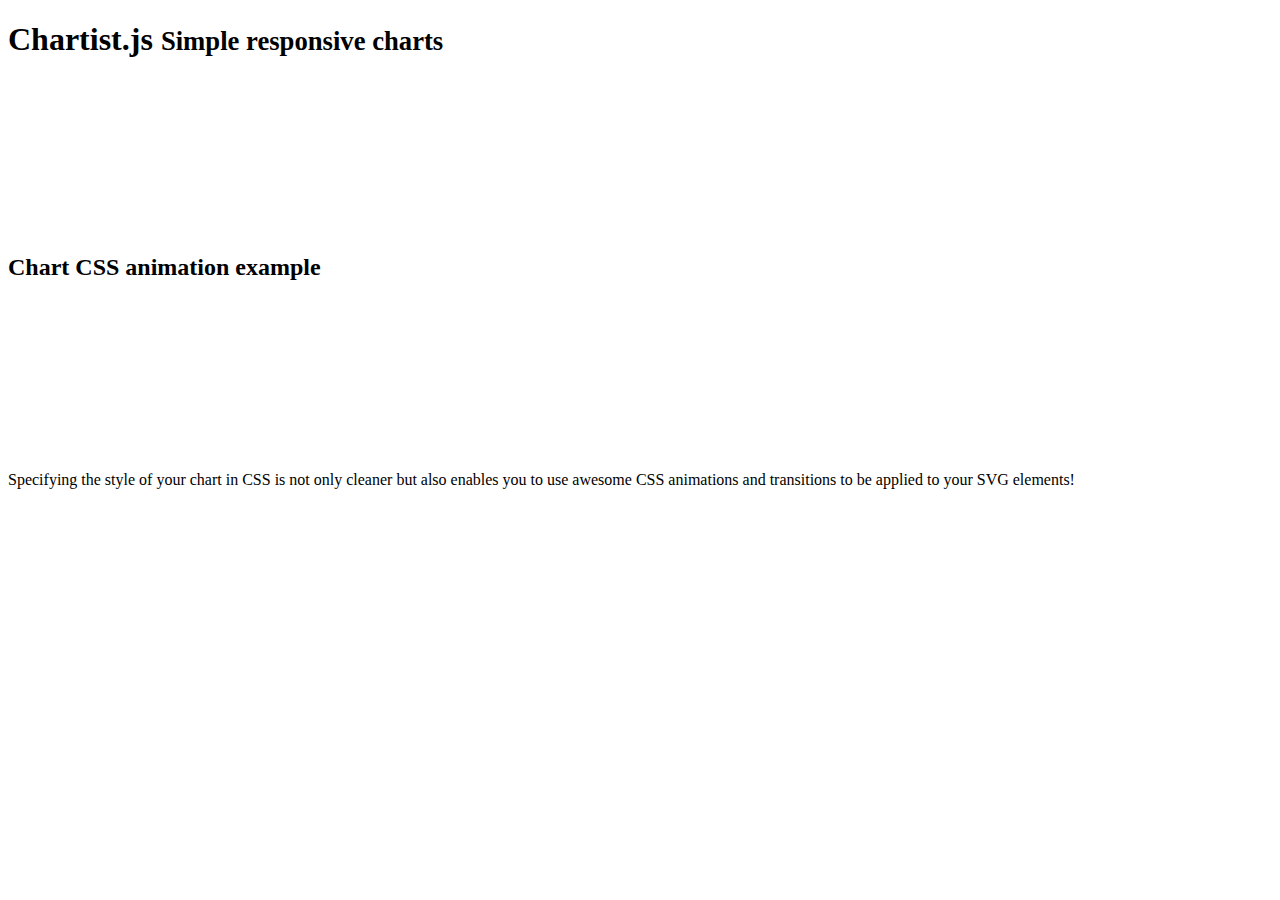
<file: polls/static/assets/plugins/chartist-plugin-tooltip-master/test/runner.html>
<!doctype html>
<html lang="en">
<head>
  <title>End2end Test Runner</title>
</head>
<body>
<header class="page-header">
  <h1>Chartist.js
    <small> Simple responsive charts</small>
  </h1>
  <div class="limiter">
    <figure>
      <svg id="chartist-guy"></svg>
    </figure>
  </div>
</header>

<article class="main" role="main">
  <section class="documentation-section">
    <header>
      <h2>Chart CSS animation example</h2>
    </header>
    <div class="content">
      <div class="chart-container">
        <svg id="chart"></svg>
      </div>
    </div>
    <aside class="side-notes">
      <p>Specifying the style of your chart in CSS is not only cleaner but also enables you to use awesome CSS
        animations
        and transitions to be applied to your SVG elements!</p>
    </aside>
  </section>
</article>
</body>
</html>
</file>
<file: polls/static/assets/plugins/chartist-js/dist/chartist-init.css>
.ct-sm-line-chart,
.ct-area-ln-chart,
#ct-polar-chart,
.ct-svg-chartct-bar-chart, .total-revenue, .chartist-chart {
    position: relative;
}

.ct-sm-line-chart .ct-series-a .ct-line,
.ct-bar-chart .ct-series-a .ct-bar,
.ct-sm-line-chart .ct-series-a .ct-point,
.ct-donute-chart .ct-series-a .ct-slice-donut,
.ct-gauge-chart .ct-series-a .ct-slice-donut,
.ct-area-ln-chart .ct-series-a .ct-line,
.ct-area-ln-chart .ct-series-a .ct-point,
.ct-animation-chart .ct-series-a .ct-line,
.ct-animation-chart .ct-series-a .ct-point,
.ct-svg-chart .ct-series-a .ct-line,
.user-analytics .ct-series-a .ct-line,
.user-analytics .ct-series-a .ct-point{
    stroke: #009efb;
}

.ct-sm-line-chart .ct-series-b .ct-line,
.ct-bar-chart .ct-series-b .ct-bar,
.ct-sm-line-chart .ct-series-b .ct-point,
.ct-donute-chart .ct-series-b .ct-slice-donut,
.ct-gauge-chart .ct-series-b .ct-slice-donut,
.ct-animation-chart .ct-series-b .ct-line,
.ct-animation-chart .ct-series-b .ct-point,
.ct-svg-chart .ct-series-b .ct-line {
    stroke: #f62d51;
}

.ct-sm-line-chart .ct-series-c .ct-line,
.ct-sm-line-chart .ct-series-c .ct-point,
.ct-donute-chart .ct-series-c .ct-slice-donut,
.ct-gauge-chart .ct-series-c .ct-slice-donut,
.ct-animation-chart .ct-series-c .ct-line,
.ct-animation-chart .ct-series-c .ct-point,
.ct-svg-chart .ct-series-c .ct-line {
    stroke: #26c6da;
}

.ct-gauge-chart .ct-series-d .ct-slice-donut,
.ct-donute-chart .ct-series-d .ct-slice-donut {
    stroke: #ffbc34;
}

.ct-donute-chart .ct-series-e .ct-slice-donut {
    stroke: #4c5667;
}

.ct-donute-chart .ct-series-f .ct-slice-donut {
    stroke: #02bec9;
}

.ct-area-ln-chart .ct-series-a .ct-area,
.ct-svg-chart .ct-series-a .ct-area {
    fill: #009efb;
}
.user-analytics .ct-series-a .ct-area{
    fill:none;
}

/*Android vs ios chart*/
.andvios .ct-series-a .ct-line,
.andvios .ct-series-b .ct-line
{
    stroke: transparent;
   
}
.andvios .ct-series-a .ct-point, .andvios .ct-series-b .ct-point{
    stroke-width:3px;
    stroke:#26c6da;
}
.andvios .ct-series-a .ct-area{
    fill:#1eacbe;
    fill-opacity:0.3;
}
.andvios .ct-series-b .ct-area{
    fill:#26c6da;
    fill-opacity:0.7;
}
/*Bandwidth data usege*/
.usage .ct-series-a .ct-line{
    stroke:#fff;
}
.usage .ct-series-a .ct-point{
    stroke-width:0px;
}
.usage .ct-series-a .ct-area{
    fill-opacity:0;
}

/*Download stats */
.download-state .ct-series-b .ct-bar, .download-state .ct-series-a .ct-bar{
     stroke-width:3px;
}
.download-state .ct-series-b .ct-bar{
    stroke:#26c6da;
}
.download-state .ct-series-a .ct-bar{
    stroke:#7460ee;
}
</file>
<file: polls/static/assets/plugins/chartist-plugin-tooltip-master/dist/chartist-plugin-tooltip.css>
.chartist-tooltip {
  position: absolute;
  display: inline-block;
  opacity: 0;
  min-width: 50px;
  padding: 5px 10px;
  border-radius: 5px;
  background: #313131;
  color: #fff;
  font-weight: 500;
  text-align: center;
  pointer-events: none;
  z-index: 1;
  -webkit-transition: opacity .2s linear;
  -moz-transition: opacity .2s linear;
  -o-transition: opacity .2s linear;
  transition: opacity .2s linear; }

/*.chartist-tooltip:before {
    content: "";
    position: absolute;
    top: 100%;
    left: 50%;
    width: 0;
    height: 0;
    margin-left: -5px;
    border: 5px solid transparent;
    border-top-color: #313131; }
*/
.chartist-tooltip.tooltip-show {
    opacity: 1; }

.ct-area, .ct-line {
  pointer-events: none; }

/*# sourceMappingURL=chartist-plugin-tooltip.css.map */
</file>
<file: polls/static/html/css/style.css>
/*
Template Name: Material Pro Admin
Author: Themedesigner
Email: niravjoshi87@gmail.com
File: scss
*/
/**
 * Table Of Content
 *
 * 	1. Globals
 *	2. Headers
 *	3. Navigations
 *	4. Banners
 *	5. Footers
 *	6. app
 *	7. Widgets
 *	8. Custom Templates
 */
/*
Template Name: Material Pro Admin
Author: Themedesigner
Email: niravjoshi87@gmail.com
File: scss
*/
@import url("https://fonts.googleapis.com/css?family=Poppins:300,400,500,600,700");
/*Theme Colors*/
/*bootstrap Color*/
/*Light colors*/
/*Normal Color*/
/*Extra Variable*/
/*Preloader*/
@import url(../scss/icons/font-awesome/css/font-awesome.min.css);
@import url(../scss/icons/simple-line-icons/css/simple-line-icons.css);
@import url(../scss/icons/weather-icons/css/weather-icons.min.css);
@import url(../scss/icons/linea-icons/linea.css);
@import url(../scss/icons/themify-icons/themify-icons.css);
@import url(../scss/icons/flag-icon-css/flag-icon.min.css);
@import url(../scss/icons/material-design-iconic-font/css/materialdesignicons.min.css);
@import url("https://fonts.googleapis.com/css?family=Poppins:300,400,500,600,700");
@import url(../css/spinners.css);
@import url(../css/animate.css);
.preloader {
  width: 100%;
  height: 100%;
  top: 0px;
  position: fixed;
  z-index: 99999;
  background: #fff; }
  .preloader .cssload-speeding-wheel {
    position: absolute;
    top: calc(50% - 3.5px);
    left: calc(50% - 3.5px); }

/*
Template Name: Material Pro Admin
Author: Themedesigner
Email: niravjoshi87@gmail.com
File: scss
*/
/**
 * Table Of Content
 *
 * 	1. Globals
 *	2. Headers
 *	3. Navigations
 *	4. Banners
 *	5. Footers
 *	6. Posts
 *	7. Widgets
 *	8. Custom Templates
 */
/******************* 
Global Styles 
*******************/
* {
  outline: none; }

body {
  background: #fff;
  font-family: "Poppins", sans-serif;
  margin: 0;
  overflow-x: hidden;
  color: #67757c;
  font-weight: 300; }

html {
  position: relative;
  min-height: 100%;
  background: #ffffff; }

a:hover, a:focus {
  text-decoration: none; }

a.link {
  color: #455a64; }
  a.link:hover, a.link:focus {
    color: #009efb; }

.img-responsive {
  width: 100%;
  height: auto;
  display: inline-block; }

.img-rounded {
  border-radius: 4px; }

html body .mdi:before, html body .mdi-set {
  line-height: initial; }

/*******************
Headings
*******************/
h1,
h2,
h3,
h4,
h5,
h6 {
  color: #455a64;
  font-family: "Poppins", sans-serif;
  font-weight: 400; }

h1 {
  line-height: 40px;
  font-size: 36px; }

h2 {
  line-height: 36px;
  font-size: 24px; }

h3 {
  line-height: 30px;
  font-size: 21px; }

h4 {
  line-height: 22px;
  font-size: 18px; }

h5 {
  line-height: 18px;
  font-size: 16px;
  font-weight: 400; }

h6 {
  line-height: 16px;
  font-size: 14px;
  font-weight: 400; }

.display-5 {
  font-size: 3rem; }

.display-6 {
  font-size: 36px; }

.box {
  border-radius: 4px;
  padding: 10px; }

html body .dl {
  display: inline-block; }

html body .db {
  display: block; }

.no-wrap td, .no-wrap th {
  white-space: nowrap; }

/*******************
Blockquote
*******************/
html body blockquote {
  border-left: 5px solid #009efb;
  border: 1px solid rgba(120, 130, 140, 0.13);
  padding: 15px; }

.clear {
  clear: both; }

ol li {
  margin: 5px 0; }

/*******************
Paddings
*******************/
html body .p-0 {
  padding: 0px; }

html body .p-10 {
  padding: 10px; }

html body .p-20 {
  padding: 20px; }

html body .p-30 {
  padding: 30px; }

html body .p-l-0 {
  padding-left: 0px; }

html body .p-l-10 {
  padding-left: 10px; }

html body .p-l-20 {
  padding-left: 20px; }

html body .p-r-0 {
  padding-right: 0px; }

html body .p-r-10 {
  padding-right: 10px; }

html body .p-r-20 {
  padding-right: 20px; }

html body .p-r-30 {
  padding-right: 30px; }

html body .p-r-40 {
  padding-right: 40px; }

html body .p-t-0 {
  padding-top: 0px; }

html body .p-t-10 {
  padding-top: 10px; }

html body .p-t-20 {
  padding-top: 20px; }

html body .p-t-30 {
  padding-top: 30px; }

html body .p-b-0 {
  padding-bottom: 0px; }

html body .p-b-5 {
  padding-bottom: 5px; }

html body .p-b-10 {
  padding-bottom: 10px; }

html body .p-b-20 {
  padding-bottom: 20px; }

html body .p-b-30 {
  padding-bottom: 30px; }

html body .p-b-40 {
  padding-bottom: 40px; }

/*******************
Margin
*******************/
html body .m-0 {
  margin: 0px; }

html body .m-l-5 {
  margin-left: 5px; }

html body .m-l-10 {
  margin-left: 10px; }

html body .m-l-15 {
  margin-left: 15px; }

html body .m-l-20 {
  margin-left: 20px; }

html body .m-l-30 {
  margin-left: 30px; }

html body .m-l-40 {
  margin-left: 40px; }

html body .m-r-5 {
  margin-right: 5px; }

html body .m-r-10 {
  margin-right: 10px; }

html body .m-r-15 {
  margin-right: 15px; }

html body .m-r-20 {
  margin-right: 20px; }

html body .m-r-30 {
  margin-right: 30px; }

html body .m-r-40 {
  margin-right: 40px; }

html body .m-t-0 {
  margin-top: 0px; }

html body .m-t-5 {
  margin-top: 5px; }

html body .m-t-10 {
  margin-top: 10px; }

html body .m-t-15 {
  margin-top: 15px; }

html body .m-t-20 {
  margin-top: 20px; }

html body .m-t-30 {
  margin-top: 30px; }

html body .m-t-40 {
  margin-top: 40px; }

html body .m-b-0 {
  margin-bottom: 0px; }

html body .m-b-5 {
  margin-bottom: 5px; }

html body .m-b-10 {
  margin-bottom: 10px; }

html body .m-b-15 {
  margin-bottom: 15px; }

html body .m-b-20 {
  margin-bottom: 20px; }

html body .m-b-30 {
  margin-bottom: 30px; }

html body .m-b-40 {
  margin-bottom: 40px; }

/*******************
vertical alignment
*******************/
html body .vt {
  vertical-align: top; }

html body .vm {
  vertical-align: middle; }

html body .vb {
  vertical-align: bottom; }

/*******************
Opacity
*******************/
.op-5 {
  opacity: 0.5; }

/*******************
font weight
*******************/
html body .font-bold {
  font-weight: 700; }

html body .font-normal {
  font-weight: normal; }

html body .font-light {
  font-weight: 300; }

html body .font-medium {
  font-weight: 500; }

html body .font-16 {
  font-size: 16px; }

html body .font-14 {
  font-size: 14px; }

html body .font-10 {
  font-size: 10px; }

html body .font-18 {
  font-size: 18px; }

html body .font-20 {
  font-size: 20px; }

/*******************
Border
*******************/
html body .b-0 {
  border: none; }

html body .b-r {
  border-right: 1px solid rgba(120, 130, 140, 0.13); }

html body .b-l {
  border-left: 1px solid rgba(120, 130, 140, 0.13); }

html body .b-b {
  border-bottom: 1px solid rgba(120, 130, 140, 0.13); }

html body .b-t {
  border-top: 1px solid rgba(120, 130, 140, 0.13); }

html body .b-all {
  border: 1px solid rgba(120, 130, 140, 0.13); }

/*******************
Thumb size
*******************/
.thumb-sm {
  height: 32px;
  width: 32px; }

.thumb-md {
  height: 48px;
  width: 48px; }

.thumb-lg {
  height: 88px;
  width: 88px; }

.hide {
  display: none; }

.img-circle {
  border-radius: 100%; }

.radius {
  border-radius: 4px; }

/*******************
Text Colors
*******************/
.text-white {
  color: #ffffff !important; }

.text-danger {
  color: #fc4b6c !important; }

.text-muted {
  color: #99abb4 !important; }

.text-warning {
  color: #ffb22b !important; }

.text-success {
  color: #26c6da !important; }

.text-info {
  color: #1e88e5 !important; }

.text-inverse {
  color: #2f3d4a !important; }

html body .text-blue {
  color: #02bec9; }

html body .text-purple {
  color: #7460ee; }

html body .text-primary {
  color: #7460ee; }

html body .text-megna {
  color: #00897b; }

html body .text-dark {
  color: #67757c; }

html body .text-themecolor {
  color: #009efb; }

/*******************
Background Colors
*******************/
.bg-primary {
  background-color: #7460ee !important; }

.bg-success {
  background-color: #26c6da !important; }

.bg-info {
  background-color: #1e88e5 !important; }

.bg-warning {
  background-color: #ffb22b !important; }

.bg-danger {
  background-color: #fc4b6c !important; }

html body .bg-megna {
  background-color: #00897b; }

html body .bg-theme {
  background-color: #009efb; }

html body .bg-inverse {
  background-color: #2f3d4a; }

html body .bg-purple {
  background-color: #7460ee; }

html body .bg-light-primary {
  background-color: #f1effd; }

html body .bg-light-success {
  background-color: #e8fdeb; }

html body .bg-light-info {
  background-color: #cfecfe; }

html body .bg-light-extra {
  background-color: #ebf3f5; }

html body .bg-light-warning {
  background-color: #fff8ec; }

html body .bg-light-danger {
  background-color: #f9e7eb; }

html body .bg-light-inverse {
  background-color: #f6f6f6; }

html body .bg-light {
  background-color: #f2f4f8; }

html body .bg-white {
  background-color: #ffffff; }

/*******************
Rounds
*******************/
.round {
  line-height: 48px;
  color: #ffffff;
  width: 45px;
  height: 45px;
  display: inline-block;
  font-weight: 400;
  text-align: center;
  border-radius: 100%;
  background: #1e88e5; }
  .round img {
    border-radius: 100%; }

.round-lg {
  line-height: 65px;
  width: 60px;
  height: 60px;
  font-size: 30px; }

.round.round-info {
  background: #1e88e5; }

.round.round-warning {
  background: #ffb22b; }

.round.round-danger {
  background: #fc4b6c; }

.round.round-success {
  background: #26c6da; }

.round.round-primary {
  background: #7460ee; }

/*******************
Labels
*******************/
.label {
  padding: 3px 10px;
  line-height: 13px;
  color: #ffffff;
  font-weight: 400;
  border-radius: 4px;
  font-size: 75%; }

.label-rounded {
  border-radius: 60px; }

.label-custom {
  background-color: #00897b; }

.label-success {
  background-color: #26c6da; }

.label-info {
  background-color: #1e88e5; }

.label-warning {
  background-color: #ffb22b; }

.label-danger {
  background-color: #fc4b6c; }

.label-megna {
  background-color: #00897b; }

.label-primary {
  background-color: #7460ee; }

.label-purple {
  background-color: #7460ee; }

.label-red {
  background-color: #fb3a3a; }

.label-inverse {
  background-color: #2f3d4a; }

.label-default {
  background-color: #f2f4f8; }

.label-white {
  background-color: #ffffff; }

.label-light-success {
  background-color: #e8fdeb;
  color: #26c6da; }

.label-light-info {
  background-color: #cfecfe;
  color: #1e88e5; }

.label-light-warning {
  background-color: #fff8ec;
  color: #ffb22b; }

.label-light-danger {
  background-color: #f9e7eb;
  color: #fc4b6c; }

.label-light-megna {
  background-color: #e0f2f4;
  color: #00897b; }

.label-light-primary {
  background-color: #f1effd;
  color: #7460ee; }

.label-light-inverse {
  background-color: #f6f6f6;
  color: #2f3d4a; }

/*******************
Pagination
*******************/
.pagination > li:first-child > a,
.pagination > li:first-child > span {
  border-bottom-left-radius: 4px;
  border-top-left-radius: 4px; }

.pagination > li:last-child > a,
.pagination > li:last-child > span {
  border-bottom-right-radius: 4px;
  border-top-right-radius: 4px; }

.pagination > li > a,
.pagination > li > span {
  color: #263238; }

.pagination > li > a:hover,
.pagination > li > span:hover,
.pagination > li > a:focus,
.pagination > li > span:focus {
  background-color: #f2f4f8; }

.pagination-split li {
  margin-left: 5px;
  display: inline-block;
  float: left; }

.pagination-split li:first-child {
  margin-left: 0; }

.pagination-split li a {
  -moz-border-radius: 4px;
  -webkit-border-radius: 4px;
  border-radius: 4px; }

.pagination > .active > a,
.pagination > .active > span,
.pagination > .active > a:hover,
.pagination > .active > span:hover,
.pagination > .active > a:focus,
.pagination > .active > span:focus {
  background-color: #009efb;
  border-color: #009efb; }

.pager li > a,
.pager li > span {
  -moz-border-radius: 4px;
  -webkit-border-radius: 4px;
  border-radius: 4px;
  color: #263238; }

/*******************
Table Cell
*******************/
.table-box {
  display: table;
  width: 100%; }

.table.no-border tbody td {
  border: 0px; }

.cell {
  display: table-cell;
  vertical-align: middle; }

.table td, .table th {
  border-color: #f3f1f1; }

.table thead th, .table th {
  font-weight: 500; }

.table-hover tbody tr:hover {
  background: #f2f4f8; }

.v-middle td, .v-middle th {
  vertical-align: middle; }

/*******************
Wave Effects
*******************/
.waves-effect {
  position: relative;
  cursor: pointer;
  display: inline-block;
  overflow: hidden;
  -webkit-user-select: none;
  -moz-user-select: none;
  -ms-user-select: none;
  user-select: none;
  -webkit-tap-highlight-color: transparent;
  vertical-align: middle;
  z-index: 1;
  will-change: opacity, transform;
  -webkit-transition: all 0.1s ease-out;
  -moz-transition: all 0.1s ease-out;
  -o-transition: all 0.1s ease-out;
  -ms-transition: all 0.1s ease-out;
  transition: all 0.1s ease-out; }
  .waves-effect .waves-ripple {
    position: absolute;
    border-radius: 50%;
    width: 20px;
    height: 20px;
    margin-top: -10px;
    margin-left: -10px;
    opacity: 0;
    background: rgba(0, 0, 0, 0.2);
    -webkit-transition: all 0.7s ease-out;
    -moz-transition: all 0.7s ease-out;
    -o-transition: all 0.7s ease-out;
    -ms-transition: all 0.7s ease-out;
    transition: all 0.7s ease-out;
    -webkit-transition-property: -webkit-transform, opacity;
    -moz-transition-property: -moz-transform, opacity;
    -o-transition-property: -o-transform, opacity;
    -webkit-transition-property: opacity, -webkit-transform;
    transition-property: opacity, -webkit-transform;
    -o-transition-property: transform, opacity;
    transition-property: transform, opacity;
    transition-property: transform, opacity, -webkit-transform;
    -webkit-transform: scale(0);
    -moz-transform: scale(0);
    -ms-transform: scale(0);
    -o-transform: scale(0);
    transform: scale(0);
    pointer-events: none; }

.waves-effect.waves-light .waves-ripple {
  background-color: rgba(255, 255, 255, 0.45); }

.waves-effect.waves-red .waves-ripple {
  background-color: rgba(244, 67, 54, 0.7); }

.waves-effect.waves-yellow .waves-ripple {
  background-color: rgba(255, 235, 59, 0.7); }

.waves-effect.waves-orange .waves-ripple {
  background-color: rgba(255, 152, 0, 0.7); }

.waves-effect.waves-purple .waves-ripple {
  background-color: rgba(156, 39, 176, 0.7); }

.waves-effect.waves-green .waves-ripple {
  background-color: rgba(76, 175, 80, 0.7); }

.waves-effect.waves-teal .waves-ripple {
  background-color: rgba(0, 150, 136, 0.7); }

html body .waves-notransition {
  -webkit-transition: none;
  -moz-transition: none;
  -o-transition: none;
  -ms-transition: none;
  transition: none; }

.waves-circle {
  -webkit-transform: translateZ(0);
  -moz-transform: translateZ(0);
  -ms-transform: translateZ(0);
  -o-transform: translateZ(0);
  transform: translateZ(0);
  text-align: center;
  width: 2.5em;
  height: 2.5em;
  line-height: 2.5em;
  border-radius: 50%;
  -webkit-mask-image: none; }

.waves-input-wrapper {
  border-radius: 0.2em;
  vertical-align: bottom; }
  .waves-input-wrapper .waves-button-input {
    position: relative;
    top: 0;
    left: 0;
    z-index: 1; }

.waves-block {
  display: block; }

/*Badge*/
.badge {
  font-weight: 400; }

.badge-xs {
  font-size: 9px; }

.badge-xs,
.badge-sm {
  -webkit-transform: translate(0, -2px);
  -ms-transform: translate(0, -2px);
  -o-transform: translate(0, -2px);
  transform: translate(0, -2px); }

.badge-success {
  background-color: #26c6da; }

.badge-info {
  background-color: #1e88e5; }

.badge-primary {
  background-color: #7460ee; }

.badge-warning {
  background-color: #ffb22b; }

.badge-danger {
  background-color: #fc4b6c; }

.badge-purple {
  background-color: #7460ee; }

.badge-red {
  background-color: #fb3a3a; }

.badge-inverse {
  background-color: #2f3d4a; }

/*******************
Buttons
******************/
.btn {
  padding: 7px 12px;
  font-size: 14px;
  cursor: pointer; }

.btn-group label {
  color: #ffffff !important;
  margin-bottom: 0px; }
  .btn-group label.btn-secondary {
    color: #67757c !important; }

.btn-lg {
  padding: .75rem 1.5rem;
  font-size: 1.25rem; }

.btn-md {
  padding: 12px 55px;
  font-size: 16px; }

.btn-circle {
  border-radius: 100%;
  width: 40px;
  height: 40px;
  padding: 10px; }

.btn-circle.btn-sm {
  width: 35px;
  height: 35px;
  padding: 8px 10px;
  font-size: 14px; }

.btn-circle.btn-lg {
  width: 50px;
  height: 50px;
  padding: 14px 15px;
  font-size: 18px; }

.btn-circle.btn-xl {
  width: 70px;
  height: 70px;
  padding: 14px 15px;
  font-size: 24px; }

.btn-sm {
  padding: .25rem .5rem;
  font-size: 12px; }

.btn-xs {
  padding: .25rem .5rem;
  font-size: 10px; }

.button-list button, .button-list a {
  margin: 5px 12px 5px 0; }

.btn-outline {
  color: inherit;
  background-color: transparent;
  -webkit-transition: all .5s;
  -o-transition: all .5s;
  transition: all .5s; }

.btn-rounded {
  border-radius: 60px;
  padding: 7px 18px; }
  .btn-rounded.btn-lg {
    padding: .75rem 1.5rem; }
  .btn-rounded.btn-sm {
    padding: .25rem .5rem;
    font-size: 12px; }
  .btn-rounded.btn-xs {
    padding: .25rem .5rem;
    font-size: 10px; }
  .btn-rounded.btn-md {
    padding: 12px 35px;
    font-size: 16px; }

.btn-secondary,
.btn-secondary.disabled {
  -webkit-box-shadow: 0 2px 2px 0 rgba(169, 169, 169, 0.14), 0 3px 1px -2px rgba(169, 169, 169, 0.2), 0 1px 5px 0 rgba(169, 169, 169, 0.12);
  box-shadow: 0 2px 2px 0 rgba(169, 169, 169, 0.14), 0 3px 1px -2px rgba(169, 169, 169, 0.2), 0 1px 5px 0 rgba(169, 169, 169, 0.12);
  -webkit-transition: 0.2s ease-in;
  -o-transition: 0.2s ease-in;
  transition: 0.2s ease-in; }
  .btn-secondary:hover,
  .btn-secondary.disabled:hover {
    -webkit-box-shadow: 0 14px 26px -12px rgba(169, 169, 169, 0.42), 0 4px 23px 0 rgba(0, 0, 0, 0.12), 0 8px 10px -5px rgba(169, 169, 169, 0.2);
    box-shadow: 0 14px 26px -12px rgba(169, 169, 169, 0.42), 0 4px 23px 0 rgba(0, 0, 0, 0.12), 0 8px 10px -5px rgba(169, 169, 169, 0.2); }
  .btn-secondary.active, .btn-secondary:focus,
  .btn-secondary.disabled.active,
  .btn-secondary.disabled:focus {
    -webkit-box-shadow: 0 14px 26px -12px rgba(169, 169, 169, 0.42), 0 4px 23px 0 rgba(0, 0, 0, 0.12), 0 8px 10px -5px rgba(169, 169, 169, 0.2);
    box-shadow: 0 14px 26px -12px rgba(169, 169, 169, 0.42), 0 4px 23px 0 rgba(0, 0, 0, 0.12), 0 8px 10px -5px rgba(169, 169, 169, 0.2); }

.btn-primary,
.btn-primary.disabled {
  background: #7460ee;
  border: 1px solid #7460ee;
  -webkit-box-shadow: 0 2px 2px 0 rgba(116, 96, 238, 0.14), 0 3px 1px -2px rgba(116, 96, 238, 0.2), 0 1px 5px 0 rgba(116, 96, 238, 0.12);
  box-shadow: 0 2px 2px 0 rgba(116, 96, 238, 0.14), 0 3px 1px -2px rgba(116, 96, 238, 0.2), 0 1px 5px 0 rgba(116, 96, 238, 0.12);
  -webkit-transition: 0.2s ease-in;
  -o-transition: 0.2s ease-in;
  transition: 0.2s ease-in; }
  .btn-primary:hover,
  .btn-primary.disabled:hover {
    background: #7460ee;
    -webkit-box-shadow: 0 14px 26px -12px rgba(116, 96, 238, 0.42), 0 4px 23px 0 rgba(0, 0, 0, 0.12), 0 8px 10px -5px rgba(116, 96, 238, 0.2);
    box-shadow: 0 14px 26px -12px rgba(116, 96, 238, 0.42), 0 4px 23px 0 rgba(0, 0, 0, 0.12), 0 8px 10px -5px rgba(116, 96, 238, 0.2);
    border: 1px solid #7460ee; }
  .btn-primary.active, .btn-primary:focus,
  .btn-primary.disabled.active,
  .btn-primary.disabled:focus {
    background: #6352ce;
    -webkit-box-shadow: 0 14px 26px -12px rgba(116, 96, 238, 0.42), 0 4px 23px 0 rgba(0, 0, 0, 0.12), 0 8px 10px -5px rgba(116, 96, 238, 0.2);
    box-shadow: 0 14px 26px -12px rgba(116, 96, 238, 0.42), 0 4px 23px 0 rgba(0, 0, 0, 0.12), 0 8px 10px -5px rgba(116, 96, 238, 0.2); }

.btn-themecolor,
.btn-themecolor.disabled {
  background: #009efb;
  color: #ffffff;
  border: 1px solid #009efb; }
  .btn-themecolor:hover,
  .btn-themecolor.disabled:hover {
    background: #009efb;
    opacity: 0.7;
    border: 1px solid #009efb; }
  .btn-themecolor.active, .btn-themecolor:focus,
  .btn-themecolor.disabled.active,
  .btn-themecolor.disabled:focus {
    background: #028ee1; }

.btn-success,
.btn-success.disabled {
  background: #26c6da;
  border: 1px solid #26c6da;
  -webkit-box-shadow: 0 2px 2px 0 rgba(40, 190, 189, 0.14), 0 3px 1px -2px rgba(40, 190, 189, 0.2), 0 1px 5px 0 rgba(40, 190, 189, 0.12);
  box-shadow: 0 2px 2px 0 rgba(40, 190, 189, 0.14), 0 3px 1px -2px rgba(40, 190, 189, 0.2), 0 1px 5px 0 rgba(40, 190, 189, 0.12);
  -webkit-transition: 0.2s ease-in;
  -o-transition: 0.2s ease-in;
  transition: 0.2s ease-in; }
  .btn-success:hover,
  .btn-success.disabled:hover {
    background: #26c6da;
    -webkit-box-shadow: 0 14px 26px -12px rgba(40, 190, 189, 0.42), 0 4px 23px 0 rgba(0, 0, 0, 0.12), 0 8px 10px -5px rgba(40, 190, 189, 0.2);
    box-shadow: 0 14px 26px -12px rgba(40, 190, 189, 0.42), 0 4px 23px 0 rgba(0, 0, 0, 0.12), 0 8px 10px -5px rgba(40, 190, 189, 0.2);
    border: 1px solid #26c6da; }
  .btn-success.active, .btn-success:focus,
  .btn-success.disabled.active,
  .btn-success.disabled:focus {
    background: #1eacbe;
    -webkit-box-shadow: 0 14px 26px -12px rgba(40, 190, 189, 0.42), 0 4px 23px 0 rgba(0, 0, 0, 0.12), 0 8px 10px -5px rgba(40, 190, 189, 0.2);
    box-shadow: 0 14px 26px -12px rgba(40, 190, 189, 0.42), 0 4px 23px 0 rgba(0, 0, 0, 0.12), 0 8px 10px -5px rgba(40, 190, 189, 0.2); }

.btn-info,
.btn-info.disabled {
  background: #1e88e5;
  border: 1px solid #1e88e5;
  -webkit-box-shadow: 0 2px 2px 0 rgba(66, 165, 245, 0.14), 0 3px 1px -2px rgba(66, 165, 245, 0.2), 0 1px 5px 0 rgba(66, 165, 245, 0.12);
  box-shadow: 0 2px 2px 0 rgba(66, 165, 245, 0.14), 0 3px 1px -2px rgba(66, 165, 245, 0.2), 0 1px 5px 0 rgba(66, 165, 245, 0.12);
  -webkit-transition: 0.2s ease-in;
  -o-transition: 0.2s ease-in;
  transition: 0.2s ease-in; }
  .btn-info:hover,
  .btn-info.disabled:hover {
    background: #1e88e5;
    border: 1px solid #1e88e5;
    -webkit-box-shadow: 0 14px 26px -12px rgba(23, 105, 255, 0.42), 0 4px 23px 0 rgba(0, 0, 0, 0.12), 0 8px 10px -5px rgba(23, 105, 255, 0.2);
    box-shadow: 0 14px 26px -12px rgba(23, 105, 255, 0.42), 0 4px 23px 0 rgba(0, 0, 0, 0.12), 0 8px 10px -5px rgba(23, 105, 255, 0.2); }
  .btn-info.active, .btn-info:focus,
  .btn-info.disabled.active,
  .btn-info.disabled:focus {
    background: #028ee1;
    -webkit-box-shadow: 0 14px 26px -12px rgba(23, 105, 255, 0.42), 0 4px 23px 0 rgba(0, 0, 0, 0.12), 0 8px 10px -5px rgba(23, 105, 255, 0.2);
    box-shadow: 0 14px 26px -12px rgba(23, 105, 255, 0.42), 0 4px 23px 0 rgba(0, 0, 0, 0.12), 0 8px 10px -5px rgba(23, 105, 255, 0.2); }

.btn-warning,
.btn-warning.disabled {
  background: #ffb22b;
  -webkit-box-shadow: 0 2px 2px 0 rgba(248, 194, 0, 0.14), 0 3px 1px -2px rgba(248, 194, 0, 0.2), 0 1px 5px 0 rgba(248, 194, 0, 0.12);
  box-shadow: 0 2px 2px 0 rgba(248, 194, 0, 0.14), 0 3px 1px -2px rgba(248, 194, 0, 0.2), 0 1px 5px 0 rgba(248, 194, 0, 0.12);
  border: 1px solid #ffb22b;
  -webkit-transition: 0.2s ease-in;
  -o-transition: 0.2s ease-in;
  transition: 0.2s ease-in; }
  .btn-warning:hover,
  .btn-warning.disabled:hover {
    background: #ffb22b;
    -webkit-box-shadow: 0 14px 26px -12px rgba(248, 194, 0, 0.42), 0 4px 23px 0 rgba(0, 0, 0, 0.12), 0 8px 10px -5px rgba(248, 194, 0, 0.2);
    box-shadow: 0 14px 26px -12px rgba(248, 194, 0, 0.42), 0 4px 23px 0 rgba(0, 0, 0, 0.12), 0 8px 10px -5px rgba(248, 194, 0, 0.2);
    border: 1px solid #ffb22b; }
  .btn-warning.active, .btn-warning:focus,
  .btn-warning.disabled.active,
  .btn-warning.disabled:focus {
    background: #e9ab2e;
    -webkit-box-shadow: 0 14px 26px -12px rgba(248, 194, 0, 0.42), 0 4px 23px 0 rgba(0, 0, 0, 0.12), 0 8px 10px -5px rgba(248, 194, 0, 0.2);
    box-shadow: 0 14px 26px -12px rgba(248, 194, 0, 0.42), 0 4px 23px 0 rgba(0, 0, 0, 0.12), 0 8px 10px -5px rgba(248, 194, 0, 0.2); }

.btn-danger,
.btn-danger.disabled {
  background: #fc4b6c;
  border: 1px solid #fc4b6c;
  -webkit-box-shadow: 0 2px 2px 0 rgba(239, 83, 80, 0.14), 0 3px 1px -2px rgba(239, 83, 80, 0.2), 0 1px 5px 0 rgba(239, 83, 80, 0.12);
  box-shadow: 0 2px 2px 0 rgba(239, 83, 80, 0.14), 0 3px 1px -2px rgba(239, 83, 80, 0.2), 0 1px 5px 0 rgba(239, 83, 80, 0.12);
  -webkit-transition: 0.2s ease-in;
  -o-transition: 0.2s ease-in;
  transition: 0.2s ease-in; }
  .btn-danger:hover,
  .btn-danger.disabled:hover {
    background: #fc4b6c;
    -webkit-box-shadow: 0 14px 26px -12px rgba(239, 83, 80, 0.42), 0 4px 23px 0 rgba(0, 0, 0, 0.12), 0 8px 10px -5px rgba(239, 83, 80, 0.2);
    box-shadow: 0 14px 26px -12px rgba(239, 83, 80, 0.42), 0 4px 23px 0 rgba(0, 0, 0, 0.12), 0 8px 10px -5px rgba(239, 83, 80, 0.2);
    border: 1px solid #fc4b6c; }
  .btn-danger.active, .btn-danger:focus,
  .btn-danger.disabled.active,
  .btn-danger.disabled:focus {
    background: #e6294b;
    -webkit-box-shadow: 0 14px 26px -12px rgba(239, 83, 80, 0.42), 0 4px 23px 0 rgba(0, 0, 0, 0.12), 0 8px 10px -5px rgba(239, 83, 80, 0.2);
    box-shadow: 0 14px 26px -12px rgba(239, 83, 80, 0.42), 0 4px 23px 0 rgba(0, 0, 0, 0.12), 0 8px 10px -5px rgba(239, 83, 80, 0.2); }

.btn-inverse,
.btn-inverse.disabled {
  background: #2f3d4a;
  border: 1px solid #2f3d4a;
  color: #ffffff; }
  .btn-inverse:hover,
  .btn-inverse.disabled:hover {
    background: #2f3d4a;
    opacity: 0.7;
    color: #ffffff;
    border: 1px solid #2f3d4a; }
  .btn-inverse.active, .btn-inverse:focus,
  .btn-inverse.disabled.active,
  .btn-inverse.disabled:focus {
    background: #232a37;
    color: #ffffff; }

.btn-red,
.btn-red.disabled {
  background: #fb3a3a;
  border: 1px solid #fb3a3a;
  color: #ffffff; }
  .btn-red:hover,
  .btn-red.disabled:hover {
    opacity: 0.7;
    border: 1px solid #fb3a3a;
    background: #fb3a3a; }
  .btn-red.active, .btn-red:focus,
  .btn-red.disabled.active,
  .btn-red.disabled:focus {
    background: #e6294b; }

.btn-outline-secondary {
  background-color: #ffffff;
  -webkit-box-shadow: 0 2px 2px 0 rgba(169, 169, 169, 0.14), 0 3px 1px -2px rgba(169, 169, 169, 0.2), 0 1px 5px 0 rgba(169, 169, 169, 0.12);
  box-shadow: 0 2px 2px 0 rgba(169, 169, 169, 0.14), 0 3px 1px -2px rgba(169, 169, 169, 0.2), 0 1px 5px 0 rgba(169, 169, 169, 0.12);
  -webkit-transition: 0.2s ease-in;
  -o-transition: 0.2s ease-in;
  transition: 0.2s ease-in; }
  .btn-outline-secondary:hover, .btn-outline-secondary:focus, .btn-outline-secondary.focus {
    -webkit-box-shadow: 0 14px 26px -12px rgba(169, 169, 169, 0.42), 0 4px 23px 0 rgba(0, 0, 0, 0.12), 0 8px 10px -5px rgba(169, 169, 169, 0.2);
    box-shadow: 0 14px 26px -12px rgba(169, 169, 169, 0.42), 0 4px 23px 0 rgba(0, 0, 0, 0.12), 0 8px 10px -5px rgba(169, 169, 169, 0.2); }
  .btn-outline-secondary.active, .btn-outline-secondary:focus {
    -webkit-box-shadow: 0 14px 26px -12px rgba(169, 169, 169, 0.42), 0 4px 23px 0 rgba(0, 0, 0, 0.12), 0 8px 10px -5px rgba(169, 169, 169, 0.2);
    box-shadow: 0 14px 26px -12px rgba(169, 169, 169, 0.42), 0 4px 23px 0 rgba(0, 0, 0, 0.12), 0 8px 10px -5px rgba(169, 169, 169, 0.2); }

.btn-outline-primary {
  color: #7460ee;
  background-color: #ffffff;
  border-color: #7460ee;
  -webkit-box-shadow: 0 2px 2px 0 rgba(116, 96, 238, 0.14), 0 3px 1px -2px rgba(116, 96, 238, 0.2), 0 1px 5px 0 rgba(116, 96, 238, 0.12);
  box-shadow: 0 2px 2px 0 rgba(116, 96, 238, 0.14), 0 3px 1px -2px rgba(116, 96, 238, 0.2), 0 1px 5px 0 rgba(116, 96, 238, 0.12);
  -webkit-transition: 0.2s ease-in;
  -o-transition: 0.2s ease-in;
  transition: 0.2s ease-in; }
  .btn-outline-primary:hover, .btn-outline-primary:focus, .btn-outline-primary.focus {
    background: #7460ee;
    -webkit-box-shadow: 0 14px 26px -12px rgba(116, 96, 238, 0.42), 0 4px 23px 0 rgba(0, 0, 0, 0.12), 0 8px 10px -5px rgba(116, 96, 238, 0.2);
    box-shadow: 0 14px 26px -12px rgba(116, 96, 238, 0.42), 0 4px 23px 0 rgba(0, 0, 0, 0.12), 0 8px 10px -5px rgba(116, 96, 238, 0.2);
    color: #ffffff;
    border-color: #7460ee; }
  .btn-outline-primary.active, .btn-outline-primary:focus {
    -webkit-box-shadow: 0 14px 26px -12px rgba(116, 96, 238, 0.42), 0 4px 23px 0 rgba(0, 0, 0, 0.12), 0 8px 10px -5px rgba(116, 96, 238, 0.2);
    box-shadow: 0 14px 26px -12px rgba(116, 96, 238, 0.42), 0 4px 23px 0 rgba(0, 0, 0, 0.12), 0 8px 10px -5px rgba(116, 96, 238, 0.2); }

.btn-outline-success {
  color: #26c6da;
  background-color: transparent;
  border-color: #26c6da;
  -webkit-box-shadow: 0 2px 2px 0 rgba(40, 190, 189, 0.14), 0 3px 1px -2px rgba(40, 190, 189, 0.2), 0 1px 5px 0 rgba(40, 190, 189, 0.12);
  box-shadow: 0 2px 2px 0 rgba(40, 190, 189, 0.14), 0 3px 1px -2px rgba(40, 190, 189, 0.2), 0 1px 5px 0 rgba(40, 190, 189, 0.12);
  -webkit-transition: 0.2s ease-in;
  -o-transition: 0.2s ease-in;
  transition: 0.2s ease-in; }
  .btn-outline-success:hover, .btn-outline-success:focus, .btn-outline-success.focus {
    background: #26c6da;
    border-color: #26c6da;
    color: #ffffff;
    -webkit-box-shadow: 0 14px 26px -12px rgba(40, 190, 189, 0.42), 0 4px 23px 0 rgba(0, 0, 0, 0.12), 0 8px 10px -5px rgba(40, 190, 189, 0.2);
    box-shadow: 0 14px 26px -12px rgba(40, 190, 189, 0.42), 0 4px 23px 0 rgba(0, 0, 0, 0.12), 0 8px 10px -5px rgba(40, 190, 189, 0.2); }
  .btn-outline-success.active, .btn-outline-success:focus {
    -webkit-box-shadow: 0 14px 26px -12px rgba(40, 190, 189, 0.42), 0 4px 23px 0 rgba(0, 0, 0, 0.12), 0 8px 10px -5px rgba(40, 190, 189, 0.2);
    box-shadow: 0 14px 26px -12px rgba(40, 190, 189, 0.42), 0 4px 23px 0 rgba(0, 0, 0, 0.12), 0 8px 10px -5px rgba(40, 190, 189, 0.2); }

.btn-outline-info {
  color: #1e88e5;
  background-color: transparent;
  border-color: #1e88e5;
  -webkit-box-shadow: 0 2px 2px 0 rgba(66, 165, 245, 0.14), 0 3px 1px -2px rgba(66, 165, 245, 0.2), 0 1px 5px 0 rgba(66, 165, 245, 0.12);
  box-shadow: 0 2px 2px 0 rgba(66, 165, 245, 0.14), 0 3px 1px -2px rgba(66, 165, 245, 0.2), 0 1px 5px 0 rgba(66, 165, 245, 0.12);
  -webkit-transition: 0.2s ease-in;
  -o-transition: 0.2s ease-in;
  transition: 0.2s ease-in; }
  .btn-outline-info:hover, .btn-outline-info:focus, .btn-outline-info.focus {
    background: #1e88e5;
    border-color: #1e88e5;
    color: #ffffff;
    -webkit-box-shadow: 0 14px 26px -12px rgba(23, 105, 255, 0.42), 0 4px 23px 0 rgba(0, 0, 0, 0.12), 0 8px 10px -5px rgba(23, 105, 255, 0.2);
    box-shadow: 0 14px 26px -12px rgba(23, 105, 255, 0.42), 0 4px 23px 0 rgba(0, 0, 0, 0.12), 0 8px 10px -5px rgba(23, 105, 255, 0.2); }
  .btn-outline-info.active, .btn-outline-info:focus {
    -webkit-box-shadow: 0 14px 26px -12px rgba(23, 105, 255, 0.42), 0 4px 23px 0 rgba(0, 0, 0, 0.12), 0 8px 10px -5px rgba(23, 105, 255, 0.2);
    box-shadow: 0 14px 26px -12px rgba(23, 105, 255, 0.42), 0 4px 23px 0 rgba(0, 0, 0, 0.12), 0 8px 10px -5px rgba(23, 105, 255, 0.2); }

.btn-outline-warning {
  color: #ffb22b;
  background-color: transparent;
  border-color: #ffb22b;
  -webkit-box-shadow: 0 2px 2px 0 rgba(248, 194, 0, 0.14), 0 3px 1px -2px rgba(248, 194, 0, 0.2), 0 1px 5px 0 rgba(248, 194, 0, 0.12);
  box-shadow: 0 2px 2px 0 rgba(248, 194, 0, 0.14), 0 3px 1px -2px rgba(248, 194, 0, 0.2), 0 1px 5px 0 rgba(248, 194, 0, 0.12);
  -webkit-transition: 0.2s ease-in;
  -o-transition: 0.2s ease-in;
  transition: 0.2s ease-in; }
  .btn-outline-warning:hover, .btn-outline-warning:focus, .btn-outline-warning.focus {
    background: #ffb22b;
    border-color: #ffb22b;
    color: #ffffff;
    -webkit-box-shadow: 0 14px 26px -12px rgba(248, 194, 0, 0.42), 0 4px 23px 0 rgba(0, 0, 0, 0.12), 0 8px 10px -5px rgba(248, 194, 0, 0.2);
    box-shadow: 0 14px 26px -12px rgba(248, 194, 0, 0.42), 0 4px 23px 0 rgba(0, 0, 0, 0.12), 0 8px 10px -5px rgba(248, 194, 0, 0.2); }
  .btn-outline-warning.active, .btn-outline-warning:focus {
    -webkit-box-shadow: 0 14px 26px -12px rgba(248, 194, 0, 0.42), 0 4px 23px 0 rgba(0, 0, 0, 0.12), 0 8px 10px -5px rgba(248, 194, 0, 0.2);
    box-shadow: 0 14px 26px -12px rgba(248, 194, 0, 0.42), 0 4px 23px 0 rgba(0, 0, 0, 0.12), 0 8px 10px -5px rgba(248, 194, 0, 0.2); }

.btn-outline-danger {
  color: #fc4b6c;
  background-color: transparent;
  border-color: #fc4b6c;
  -webkit-box-shadow: 0 2px 2px 0 rgba(239, 83, 80, 0.14), 0 3px 1px -2px rgba(239, 83, 80, 0.2), 0 1px 5px 0 rgba(239, 83, 80, 0.12);
  box-shadow: 0 2px 2px 0 rgba(239, 83, 80, 0.14), 0 3px 1px -2px rgba(239, 83, 80, 0.2), 0 1px 5px 0 rgba(239, 83, 80, 0.12);
  -webkit-transition: 0.2s ease-in;
  -o-transition: 0.2s ease-in;
  transition: 0.2s ease-in; }
  .btn-outline-danger:hover, .btn-outline-danger:focus, .btn-outline-danger.focus {
    background: #fc4b6c;
    border-color: #fc4b6c;
    color: #ffffff;
    -webkit-box-shadow: 0 14px 26px -12px rgba(239, 83, 80, 0.42), 0 4px 23px 0 rgba(0, 0, 0, 0.12), 0 8px 10px -5px rgba(239, 83, 80, 0.2);
    box-shadow: 0 14px 26px -12px rgba(239, 83, 80, 0.42), 0 4px 23px 0 rgba(0, 0, 0, 0.12), 0 8px 10px -5px rgba(239, 83, 80, 0.2); }
  .btn-outline-danger.active, .btn-outline-danger:focus {
    -webkit-box-shadow: 0 14px 26px -12px rgba(239, 83, 80, 0.42), 0 4px 23px 0 rgba(0, 0, 0, 0.12), 0 8px 10px -5px rgba(239, 83, 80, 0.2);
    box-shadow: 0 14px 26px -12px rgba(239, 83, 80, 0.42), 0 4px 23px 0 rgba(0, 0, 0, 0.12), 0 8px 10px -5px rgba(239, 83, 80, 0.2); }

.btn-outline-red {
  color: #fb3a3a;
  background-color: transparent;
  border-color: #fb3a3a; }
  .btn-outline-red:hover, .btn-outline-red:focus, .btn-outline-red.focus {
    background: #fb3a3a;
    border-color: #fb3a3a;
    color: #ffffff;
    -webkit-box-shadow: 0 14px 26px -12px rgba(239, 83, 80, 0.42), 0 4px 23px 0 rgba(0, 0, 0, 0.12), 0 8px 10px -5px rgba(239, 83, 80, 0.2);
    box-shadow: 0 14px 26px -12px rgba(239, 83, 80, 0.42), 0 4px 23px 0 rgba(0, 0, 0, 0.12), 0 8px 10px -5px rgba(239, 83, 80, 0.2); }
  .btn-outline-red.active, .btn-outline-red:focus {
    -webkit-box-shadow: 0 14px 26px -12px rgba(239, 83, 80, 0.42), 0 4px 23px 0 rgba(0, 0, 0, 0.12), 0 8px 10px -5px rgba(239, 83, 80, 0.2);
    box-shadow: 0 14px 26px -12px rgba(239, 83, 80, 0.42), 0 4px 23px 0 rgba(0, 0, 0, 0.12), 0 8px 10px -5px rgba(239, 83, 80, 0.2); }

.btn-outline-inverse {
  color: #2f3d4a;
  background-color: transparent;
  border-color: #2f3d4a; }
  .btn-outline-inverse:hover, .btn-outline-inverse:focus, .btn-outline-inverse.focus {
    background: #2f3d4a;
    border-color: #2f3d4a;
    color: #ffffff; }

.btn-primary.active.focus,
.btn-primary.active:focus,
.btn-primary.active:hover,
.btn-primary.focus:active,
.btn-primary:active:focus,
.btn-primary:active:hover,
.open > .dropdown-toggle.btn-primary.focus,
.open > .dropdown-toggle.btn-primary:focus,
.open > .dropdown-toggle.btn-primary:hover,
.btn-primary.focus,
.btn-primary:focus {
  background-color: #6352ce;
  border: 1px solid #6352ce; }

.btn-success.active.focus,
.btn-success.active:focus,
.btn-success.active:hover,
.btn-success.focus:active,
.btn-success:active:focus,
.btn-success:active:hover,
.open > .dropdown-toggle.btn-success.focus,
.open > .dropdown-toggle.btn-success:focus,
.open > .dropdown-toggle.btn-success:hover,
.btn-success.focus,
.btn-success:focus {
  background-color: #1eacbe;
  border: 1px solid #1eacbe; }

.btn-info.active.focus,
.btn-info.active:focus,
.btn-info.active:hover,
.btn-info.focus:active,
.btn-info:active:focus,
.btn-info:active:hover,
.open > .dropdown-toggle.btn-info.focus,
.open > .dropdown-toggle.btn-info:focus,
.open > .dropdown-toggle.btn-info:hover,
.btn-info.focus,
.btn-info:focus {
  background-color: #028ee1;
  border: 1px solid #028ee1; }

.btn-warning.active.focus,
.btn-warning.active:focus,
.btn-warning.active:hover,
.btn-warning.focus:active,
.btn-warning:active:focus,
.btn-warning:active:hover,
.open > .dropdown-toggle.btn-warning.focus,
.open > .dropdown-toggle.btn-warning:focus,
.open > .dropdown-toggle.btn-warning:hover,
.btn-warning.focus,
.btn-warning:focus {
  background-color: #e9ab2e;
  border: 1px solid #e9ab2e; }

.btn-danger.active.focus,
.btn-danger.active:focus,
.btn-danger.active:hover,
.btn-danger.focus:active,
.btn-danger:active:focus,
.btn-danger:active:hover,
.open > .dropdown-toggle.btn-danger.focus,
.open > .dropdown-toggle.btn-danger:focus,
.open > .dropdown-toggle.btn-danger:hover,
.btn-danger.focus,
.btn-danger:focus {
  background-color: #e6294b;
  border: 1px solid #e6294b; }

.btn-inverse:hover,
.btn-inverse:focus,
.btn-inverse:active,
.btn-inverse.active,
.btn-inverse.focus,
.btn-inverse:active,
.btn-inverse:focus,
.btn-inverse:hover,
.open > .dropdown-toggle.btn-inverse {
  background-color: #232a37;
  border: 1px solid #232a37; }

.btn-red:hover,
.btn-red:focus,
.btn-red:active,
.btn-red.active,
.btn-red.focus,
.btn-red:active,
.btn-red:focus,
.btn-red:hover,
.open > .dropdown-toggle.btn-red {
  background-color: #d61f1f;
  border: 1px solid #d61f1f;
  color: #ffffff; }

.button-box .btn {
  margin: 0 8px 8px 0px; }

.btn-label {
  background: rgba(0, 0, 0, 0.05);
  display: inline-block;
  margin: -6px 12px -6px -14px;
  padding: 7px 15px; }

.btn-facebook {
  color: #ffffff;
  background-color: #3b5998; }

.btn-twitter {
  color: #ffffff;
  background-color: #55acee; }

.btn-linkedin {
  color: #ffffff;
  background-color: #007bb6; }

.btn-dribbble {
  color: #ffffff;
  background-color: #ea4c89; }

.btn-googleplus {
  color: #ffffff;
  background-color: #dd4b39; }

.btn-instagram {
  color: #ffffff;
  background-color: #3f729b; }

.btn-pinterest {
  color: #ffffff;
  background-color: #cb2027; }

.btn-dropbox {
  color: #ffffff;
  background-color: #007ee5; }

.btn-flickr {
  color: #ffffff;
  background-color: #ff0084; }

.btn-tumblr {
  color: #ffffff;
  background-color: #32506d; }

.btn-skype {
  color: #ffffff;
  background-color: #00aff0; }

.btn-youtube {
  color: #ffffff;
  background-color: #bb0000; }

.btn-github {
  color: #ffffff;
  background-color: #171515; }

/*******************
Notify
*******************/
.notify {
  position: relative;
  top: -25px;
  right: -7px; }
  .notify .heartbit {
    position: absolute;
    top: -20px;
    right: -4px;
    height: 25px;
    width: 25px;
    z-index: 10;
    border: 5px solid #fc4b6c;
    border-radius: 70px;
    -moz-animation: heartbit 1s ease-out;
    -moz-animation-iteration-count: infinite;
    -o-animation: heartbit 1s ease-out;
    -o-animation-iteration-count: infinite;
    -webkit-animation: heartbit 1s ease-out;
    -webkit-animation-iteration-count: infinite;
    animation-iteration-count: infinite; }
  .notify .point {
    width: 6px;
    height: 6px;
    -webkit-border-radius: 30px;
    -moz-border-radius: 30px;
    border-radius: 30px;
    background-color: #fc4b6c;
    position: absolute;
    right: 6px;
    top: -10px; }

@-moz-keyframes heartbit {
  0% {
    -moz-transform: scale(0);
    opacity: 0.0; }
  25% {
    -moz-transform: scale(0.1);
    opacity: 0.1; }
  50% {
    -moz-transform: scale(0.5);
    opacity: 0.3; }
  75% {
    -moz-transform: scale(0.8);
    opacity: 0.5; }
  100% {
    -moz-transform: scale(1);
    opacity: 0.0; } }

@-webkit-keyframes heartbit {
  0% {
    -webkit-transform: scale(0);
    opacity: 0.0; }
  25% {
    -webkit-transform: scale(0.1);
    opacity: 0.1; }
  50% {
    -webkit-transform: scale(0.5);
    opacity: 0.3; }
  75% {
    -webkit-transform: scale(0.8);
    opacity: 0.5; }
  100% {
    -webkit-transform: scale(1);
    opacity: 0.0; } }

/*******************
Checkbox
*******************/
.checkbox {
  padding-left: 20px; }
  .checkbox label {
    display: block;
    padding-left: 5px;
    position: relative; }
    .checkbox label::before {
      -o-transition: 0.3s ease-in-out;
      -webkit-transition: 0.3s ease-in-out;
      background-color: #ffffff;
      border-radius: 1px;
      border: 1px solid rgba(120, 130, 140, 0.13);
      content: "";
      display: inline-block;
      height: 17px;
      left: 0;
      top: 3px;
      margin-left: -20px;
      position: absolute;
      transition: 0.3s ease-in-out;
      width: 17px;
      outline: none; }
    .checkbox label::after {
      color: #263238;
      display: inline-block;
      font-size: 11px;
      height: 16px;
      left: 0;
      margin-left: -20px;
      padding-left: 3px;
      padding-top: 1px;
      position: absolute;
      top: 3px;
      width: 16px; }
  .checkbox input[type="checkbox"] {
    cursor: pointer;
    opacity: 0;
    z-index: 1;
    position: absolute;
    left: 0px;
    outline: none; }
    .checkbox input[type="checkbox"]:disabled + label {
      opacity: 0.65; }
  .checkbox input[type="checkbox"]:focus + label::before {
    outline-offset: -2px;
    outline: none; }
  .checkbox input[type="checkbox"]:checked + label::after {
    content: "\f00c";
    font-family: 'FontAwesome'; }
  .checkbox input[type="checkbox"]:disabled + label::before {
    background-color: #f2f4f8;
    cursor: not-allowed; }

.checkbox.checkbox-circle label::before {
  border-radius: 50%; }

.checkbox.checkbox-inline {
  margin-top: 0; }

.checkbox.checkbox-single label {
  height: 17px; }

.checkbox-primary input[type="checkbox"]:checked + label::before {
  background-color: #7460ee;
  border-color: #7460ee; }

.checkbox-primary input[type="checkbox"]:checked + label::after {
  color: #ffffff; }

.checkbox-danger input[type="checkbox"]:checked + label::before {
  background-color: #fc4b6c;
  border-color: #fc4b6c; }

.checkbox-danger input[type="checkbox"]:checked + label::after {
  color: #ffffff; }

.checkbox-info input[type="checkbox"]:checked + label::before {
  background-color: #1e88e5;
  border-color: #1e88e5; }

.checkbox-info input[type="checkbox"]:checked + label::after {
  color: #ffffff; }

.checkbox-warning input[type="checkbox"]:checked + label::before {
  background-color: #ffb22b;
  border-color: #ffb22b; }

.checkbox-warning input[type="checkbox"]:checked + label::after {
  color: #ffffff; }

.checkbox-success input[type="checkbox"]:checked + label::before {
  background-color: #26c6da;
  border-color: #26c6da; }

.checkbox-success input[type="checkbox"]:checked + label::after {
  color: #ffffff; }

.checkbox-purple input[type="checkbox"]:checked + label::before {
  background-color: #7460ee;
  border-color: #7460ee; }

.checkbox-purple input[type="checkbox"]:checked + label::after {
  color: #ffffff; }

.checkbox-red input[type="checkbox"]:checked + label::before {
  background-color: #fc4b6c;
  border-color: #fc4b6c; }

.checkbox-red input[type="checkbox"]:checked + label::after {
  color: #ffffff; }

.checkbox-inverse input[type="checkbox"]:checked + label::before {
  background-color: #2f3d4a;
  border-color: #2f3d4a; }

.checkbox-inverse input[type="checkbox"]:checked + label::after {
  color: #ffffff; }

/*******************
Radios 
*******************/
.radio {
  padding-left: 20px; }
  .radio label {
    display: inline-block;
    padding-left: 5px;
    position: relative; }
    .radio label::before {
      -o-transition: border 0.5s ease-in-out;
      -webkit-transition: border 0.5s ease-in-out;
      background-color: #ffffff;
      border-radius: 50%;
      border: 1px solid rgba(120, 130, 140, 0.13);
      content: "";
      display: inline-block;
      height: 17px;
      left: 0;
      margin-left: -20px;
      position: absolute;
      transition: border 0.5s ease-in-out;
      width: 17px;
      outline: none; }
    .radio label::after {
      -moz-transition: -moz-transform 0.3s cubic-bezier(0.8, -0.33, 0.2, 1.33);
      -ms-transform: scale(0, 0);
      -o-transform: scale(0, 0);
      -o-transition: -o-transform 0.3s cubic-bezier(0.8, -0.33, 0.2, 1.33);
      -webkit-transform: scale(0, 0);
      -webkit-transition: -webkit-transform 0.3s cubic-bezier(0.8, -0.33, 0.2, 1.33);
      background-color: #263238;
      border-radius: 50%;
      content: " ";
      display: inline-block;
      height: 7px;
      left: 5px;
      margin-left: -20px;
      position: absolute;
      top: 5px;
      transform: scale(0, 0);
      transition: -webkit-transform 0.3s cubic-bezier(0.8, -0.33, 0.2, 1.33);
      -o-transition: transform 0.3s cubic-bezier(0.8, -0.33, 0.2, 1.33);
      transition: transform 0.3s cubic-bezier(0.8, -0.33, 0.2, 1.33);
      transition: transform 0.3s cubic-bezier(0.8, -0.33, 0.2, 1.33), -webkit-transform 0.3s cubic-bezier(0.8, -0.33, 0.2, 1.33);
      width: 7px; }
  .radio input[type="radio"] {
    cursor: pointer;
    opacity: 0;
    z-index: 1;
    outline: none; }
    .radio input[type="radio"]:disabled + label {
      opacity: 0.65; }
  .radio input[type="radio"]:focus + label::before {
    outline-offset: -2px;
    outline: none; }
  .radio input[type="radio"]:checked + label::after {
    -ms-transform: scale(1, 1);
    -o-transform: scale(1, 1);
    -webkit-transform: scale(1, 1);
    transform: scale(1, 1); }
  .radio input[type="radio"]:disabled + label::before {
    cursor: not-allowed; }

.radio.radio-inline {
  margin-top: 0; }

.radio.radio-single label {
  height: 17px; }

.radio-primary input[type="radio"] + label::after {
  background-color: #7460ee; }

.radio-primary input[type="radio"]:checked + label::before {
  border-color: #7460ee; }

.radio-primary input[type="radio"]:checked + label::after {
  background-color: #7460ee; }

.radio-danger input[type="radio"] + label::after {
  background-color: #fc4b6c; }

.radio-danger input[type="radio"]:checked + label::before {
  border-color: #fc4b6c; }

.radio-danger input[type="radio"]:checked + label::after {
  background-color: #fc4b6c; }

.radio-info input[type="radio"] + label::after {
  background-color: #1e88e5; }

.radio-info input[type="radio"]:checked + label::before {
  border-color: #1e88e5; }

.radio-info input[type="radio"]:checked + label::after {
  background-color: #1e88e5; }

.radio-warning input[type="radio"] + label::after {
  background-color: #ffb22b; }

.radio-warning input[type="radio"]:checked + label::before {
  border-color: #ffb22b; }

.radio-warning input[type="radio"]:checked + label::after {
  background-color: #ffb22b; }

.radio-success input[type="radio"] + label::after {
  background-color: #26c6da; }

.radio-success input[type="radio"]:checked + label::before {
  border-color: #26c6da; }

.radio-success input[type="radio"]:checked + label::after {
  background-color: #26c6da; }

.radio-purple input[type="radio"] + label::after {
  background-color: #7460ee; }

.radio-purple input[type="radio"]:checked + label::before {
  border-color: #7460ee; }

.radio-purple input[type="radio"]:checked + label::after {
  background-color: #7460ee; }

.radio-red input[type="radio"] + label::after {
  background-color: #fc4b6c; }

.radio-red input[type="radio"]:checked + label::before {
  border-color: #fc4b6c; }

.radio-red input[type="radio"]:checked + label::after {
  background-color: #fc4b6c; }

.checkbox label, .radio label {
  cursor: pointer; }

/*******************
File Upload 
******************/
.fileupload {
  overflow: hidden;
  position: relative; }
  .fileupload input.upload {
    cursor: pointer;
    filter: alpha(opacity=0);
    font-size: 20px;
    margin: 0;
    opacity: 0;
    padding: 0;
    position: absolute;
    right: 0;
    top: 0; }

/*******************
Megamenu
******************/
.mega-dropdown {
  position: static;
  width: 100%; }
  .mega-dropdown .dropdown-menu {
    width: 100%;
    padding: 30px;
    margin-top: 0px; }
  .mega-dropdown ul {
    padding: 0px; }
    .mega-dropdown ul li {
      list-style: none; }
  .mega-dropdown .carousel-item .container {
    padding: 0px; }
  .mega-dropdown .nav-accordion .card {
    margin-bottom: 1px; }
  .mega-dropdown .nav-accordion .card-header {
    background: #ffffff; }
    .mega-dropdown .nav-accordion .card-header h5 {
      margin: 0px; }
      .mega-dropdown .nav-accordion .card-header h5 a {
        text-decoration: none;
        color: #67757c; }

/*******************
List-style-none
******************/
ul.list-style-none {
  margin: 0px;
  padding: 0px; }
  ul.list-style-none li {
    list-style: none; }
    ul.list-style-none li a {
      color: #67757c;
      padding: 8px 0px;
      display: block;
      text-decoration: none; }
      ul.list-style-none li a:hover {
        color: #009efb; }

/*******************
dropdown-item
******************/
.dropdown-item {
  padding: 8px 1rem;
  color: #67757c; }

/*******************
Custom-select
******************/
.custom-select {
  background: url(../../assets/images/custom-select.png) right 0.75rem center no-repeat; }

/*******************
textarea
******************/
textarea {
  resize: none; }

/*******************
Form-control
******************/
.form-control {
  color: #67757c;
  min-height: 38px;
  display: initial; }

.form-control-sm {
  min-height: 20px; }

.form-control:disabled, .form-control[readonly] {
  opacity: 0.7; }

.custom-control-input:focus ~ .custom-control-indicator {
  -webkit-box-shadow: none;
  box-shadow: none; }

.custom-control-input:checked ~ .custom-control-indicator {
  background-color: #26c6da; }

form label {
  font-weight: 400; }

.form-group {
  margin-bottom: 25px; }

.form-horizontal label {
  margin-bottom: 0px; }

.form-control-static {
  padding-top: 0px; }

.form-bordered .form-group {
  border-bottom: 1px solid rgba(120, 130, 140, 0.13);
  padding-bottom: 20px; }

/*******************
Layouts
******************/
/*Card-noborders*/
.card-no-border .card {
  border-color: #d7dfe3;
  border-radius: 4px;
  -webkit-box-shadow: 0px 5px 20px rgba(0, 0, 0, 0.05);
  box-shadow: 0px 5px 20px rgba(0, 0, 0, 0.05); }

.card-no-border .sidebar-footer {
  background: #f2f6f8; }

.card-no-border .sidebar-nav > ul > li > a.active {
  background: #ffffff; }

.card-no-border .shadow-none {
  -webkit-box-shadow: none;
  box-shadow: none; }

.card-outline-danger, .card-outline-info, .card-outline-warning, .card-outline-success, .card-outline-primary {
  background: #ffffff; }

.card-fullscreen {
  position: fixed;
  top: 0px;
  left: 0px;
  width: 100%;
  height: 100%;
  z-index: 9999;
  overflow: auto; }

.card .card-header {
  background: #ffffff;
  border-bottom: 0px; }

/*******************/
/*widgets -app*/
/*******************/
.css-bar:after {
  z-index: 1; }

.css-bar > i {
  z-index: 10; }

/*******************/
/*single column*/
/*******************/
.single-column .left-sidebar {
  display: none; }

.single-column .page-wrapper {
  margin-left: 0px; }

.fix-width {
  width: 100%;
  max-width: 1170px;
  margin: 0 auto; }

/*
Template Name: Material Pro Admin
Author: Themedesigner
Email: niravjoshi87@gmail.com
File: scss
*/
/*============================================================== 
 For all pages 
 ============================================================== */
#main-wrapper {
  width: 100%; }

.boxed #main-wrapper {
  width: 100%;
  max-width: 1300px;
  margin: 0 auto;
  -webkit-box-shadow: 0 0 60px rgba(0, 0, 0, 0.1);
  box-shadow: 0 0 60px rgba(0, 0, 0, 0.1); }
  .boxed #main-wrapper .sidebar-footer {
    position: absolute; }
  .boxed #main-wrapper .footer {
    display: none; }

.page-wrapper {
  background: #eef5f9;
  padding-bottom: 60px; }

.container-fluid {
  padding: 0 30px 25px 30px; }

/*******************
 Topbar
*******************/
.topbar {
  position: relative;
  z-index: 50;
  -webkit-box-shadow: 5px 0px 10px rgba(0, 0, 0, 0.5);
  box-shadow: 5px 0px 10px rgba(0, 0, 0, 0.5); }
  .topbar .top-navbar {
    min-height: 70px;
    padding: 0px 15px 0 0; }
    .topbar .top-navbar .dropdown-toggle::after {
      display: none; }
    .topbar .top-navbar .navbar-header {
      line-height: 65px;
      text-align: center; }
      .topbar .top-navbar .navbar-header .navbar-brand {
        margin-right: 0px;
        padding-bottom: 0px;
        padding-top: 0px; }
        .topbar .top-navbar .navbar-header .navbar-brand .light-logo {
          display: none; }
        .topbar .top-navbar .navbar-header .navbar-brand b {
          line-height: 70px;
          display: inline-block; }
    .topbar .top-navbar .navbar-nav > .nav-item > .nav-link {
      padding-left: .75rem;
      padding-right: .75rem;
      font-size: 19px;
      line-height: 50px; }
    .topbar .top-navbar .navbar-nav > .nav-item.show {
      background: rgba(0, 0, 0, 0.05); }
  .topbar .profile-pic {
    width: 30px;
    border-radius: 100%; }
  .topbar .dropdown-menu {
    box-shadow: 0 3px 12px rgba(0, 0, 0, 0.05);
    -webkit-box-shadow: 0 3px 12px rgba(0, 0, 0, 0.05);
    -moz-box-shadow: 0 3px 12px rgba(0, 0, 0, 0.05);
    border-color: rgba(120, 130, 140, 0.13); }
    .topbar .dropdown-menu .dropdown-item {
      padding: 7px 1.5rem; }
  .topbar ul.dropdown-user {
    padding: 0px;
    width: 270px; }
    .topbar ul.dropdown-user li {
      list-style: none;
      padding: 0px;
      margin: 0px; }
      .topbar ul.dropdown-user li.divider {
        height: 1px;
        margin: 9px 0;
        overflow: hidden;
        background-color: rgba(120, 130, 140, 0.13); }
      .topbar ul.dropdown-user li .dw-user-box {
        padding: 10px 15px; }
        .topbar ul.dropdown-user li .dw-user-box .u-img {
          width: 80px;
          display: inline-block;
          vertical-align: top; }
          .topbar ul.dropdown-user li .dw-user-box .u-img img {
            width: 100%;
            border-radius: 5px; }
        .topbar ul.dropdown-user li .dw-user-box .u-text {
          display: inline-block;
          padding-left: 10px; }
          .topbar ul.dropdown-user li .dw-user-box .u-text h4 {
            margin: 0px; }
          .topbar ul.dropdown-user li .dw-user-box .u-text p {
            margin-bottom: 2px;
            font-size: 14px; }
          .topbar ul.dropdown-user li .dw-user-box .u-text .btn {
            color: #ffffff;
            padding: 5px 10px;
            display: inline-block; }
            .topbar ul.dropdown-user li .dw-user-box .u-text .btn:hover {
              background: #e6294b; }
      .topbar ul.dropdown-user li a {
        padding: 9px 15px;
        display: block;
        color: #67757c; }
        .topbar ul.dropdown-user li a:hover {
          background: #f2f4f8;
          color: #009efb;
          text-decoration: none; }

.search-box .app-search {
  position: absolute;
  margin: 0px;
  display: block;
  z-index: 110;
  width: 100%;
  top: -1px;
  -webkit-box-shadow: 2px 0px 10px rgba(0, 0, 0, 0.2);
  box-shadow: 2px 0px 10px rgba(0, 0, 0, 0.2);
  display: none;
  left: 0px; }
  .search-box .app-search input {
    width: 100%;
    padding: 25px 40px 25px 20px;
    border-radius: 0px;
    font-size: 17px;
    -webkit-transition: 0.5s ease-in;
    -o-transition: 0.5s ease-in;
    transition: 0.5s ease-in; }
  .search-box .app-search .srh-btn {
    position: absolute;
    top: 23px;
    cursor: pointer;
    background: #ffffff;
    width: 15px;
    height: 15px;
    right: 20px;
    font-size: 14px; }

.mini-sidebar .top-navbar .navbar-header {
  width: 60px;
  text-align: center; }

.logo-center .top-navbar .navbar-header {
  position: absolute;
  left: 0;
  right: 0;
  margin: 0 auto; }

/*******************
 Breadcrumb and page title
*******************/
.page-titles {
  background: #ffffff;
  margin: 0 -30px 30px;
  padding: 15px;
  -webkit-box-shadow: 1px 0 5px rgba(0, 0, 0, 0.1);
  box-shadow: 1px 0 5px rgba(0, 0, 0, 0.1); }
  .page-titles h3 {
    margin-bottom: 0px;
    margin-top: 8px; }
  .page-titles .breadcrumb {
    padding: 0px;
    background: transparent;
    font-size: 14px; }
    .page-titles .breadcrumb li {
      margin-top: 0px;
      margin-bottom: 0px; }
    .page-titles .breadcrumb .breadcrumb-item + .breadcrumb-item::before {
      content: "\e649";
      font-family: themify;
      color: #a6b7bf;
      font-size: 11px; }
    .page-titles .breadcrumb .breadcrumb-item.active {
      color: #99abb4; }

/*******************
 Right side toggle
*******************/
@-webkit-keyframes rotate {
  from {
    -webkit-transform: rotate(0deg); }
  to {
    -webkit-transform: rotate(360deg); } }

@-moz-keyframes rotate {
  from {
    -moz-transform: rotate(0deg); }
  to {
    -moz-transform: rotate(360deg); } }

@keyframes rotate {
  from {
    -webkit-transform: rotate(0deg);
    transform: rotate(0deg); }
  to {
    -webkit-transform: rotate(360deg);
    transform: rotate(360deg); } }

.right-side-toggle {
  position: relative; }

.right-side-toggle i {
  -webkit-transition-property: -webkit-transform;
  -webkit-transition-duration: 1s;
  -moz-transition-property: -moz-transform;
  -moz-transition-duration: 1s;
  transition-property: -webkit-transform;
  -o-transition-property: transform;
  transition-property: transform;
  transition-property: transform, -webkit-transform;
  -o-transition-duration: 1s;
  transition-duration: 1s;
  -webkit-animation-name: rotate;
  -webkit-animation-duration: 2s;
  -webkit-animation-iteration-count: infinite;
  -webkit-animation-timing-function: linear;
  -moz-animation-name: rotate;
  -moz-animation-duration: 2s;
  -moz-animation-iteration-count: infinite;
  -moz-animation-timing-function: linear;
  animation-name: rotate;
  animation-duration: 2s;
  animation-iteration-count: infinite;
  animation-timing-function: linear;
  position: absolute;
  top: 18px;
  left: 18px; }

.right-sidebar {
  position: fixed;
  right: -240px;
  width: 240px;
  display: none;
  z-index: 1100;
  background: #ffffff;
  top: 0px;
  padding-bottom: 20px;
  height: 100%;
  -webkit-box-shadow: 5px 1px 40px rgba(0, 0, 0, 0.1);
  box-shadow: 5px 1px 40px rgba(0, 0, 0, 0.1);
  -webkit-transition: all 0.3s ease;
  -o-transition: all 0.3s ease;
  transition: all 0.3s ease; }
  .right-sidebar .rpanel-title {
    display: block;
    padding: 24px 20px;
    color: #ffffff;
    text-transform: uppercase;
    font-size: 15px;
    background: #009efb; }
    .right-sidebar .rpanel-title span {
      float: right;
      cursor: pointer;
      font-size: 11px; }
      .right-sidebar .rpanel-title span:hover {
        color: #ffffff; }
  .right-sidebar .r-panel-body {
    padding: 20px; }
    .right-sidebar .r-panel-body ul {
      margin: 0px;
      padding: 0px; }
      .right-sidebar .r-panel-body ul li {
        list-style: none;
        padding: 5px 0; }

.shw-rside {
  right: 0px;
  width: 240px;
  display: block; }

.chatonline img {
  margin-right: 10px;
  float: left;
  width: 30px; }

.chatonline li a {
  padding: 13px 0;
  float: left;
  width: 100%; }
  .chatonline li a span {
    color: #67757c; }
    .chatonline li a span small {
      display: block;
      font-size: 10px; }

/*******************
 Right side toggle
*******************/
ul#themecolors {
  display: block; }
  ul#themecolors li {
    display: inline-block; }
    ul#themecolors li:first-child {
      display: block; }
    ul#themecolors li a {
      width: 50px;
      height: 50px;
      display: inline-block;
      margin: 5px;
      color: transparent;
      position: relative; }
      ul#themecolors li a.working:before {
        content: "\f00c";
        font-family: "FontAwesome";
        font-size: 18px;
        line-height: 50px;
        width: 50px;
        height: 50px;
        position: absolute;
        top: 0;
        left: 0;
        color: #ffffff;
        text-align: center; }

.default-theme {
  background: #99abb4; }

.green-theme {
  background: #26c6da; }

.yellow-theme {
  background: #ffb22b; }

.red-theme {
  background: #fc4b6c; }

.blue-theme {
  background: #1e88e5; }

.purple-theme {
  background: #7460ee; }

.megna-theme {
  background: #00897b; }

.default-dark-theme {
  background: #263238;
  /* Old browsers */
  background: -moz-linear-gradient(left, #263238 0%, #263238 23%, #99abb4 23%, #99abb4 99%);
  /* FF3.6-15 */
  background: -webkit-linear-gradient(left, #263238 0%, #263238 23%, #99abb4 23%, #99abb4 99%);
  /* Chrome10-25,Safari5.1-6 */
  background: -webkit-gradient(linear, left top, right top, from(#263238), color-stop(23%, #263238), color-stop(23%, #99abb4), color-stop(99%, #99abb4));
  background: -o-linear-gradient(left, #263238 0%, #263238 23%, #99abb4 23%, #99abb4 99%);
  background: linear-gradient(to right, #263238 0%, #263238 23%, #99abb4 23%, #99abb4 99%); }

.green-dark-theme {
  background: #263238;
  /* Old browsers */
  background: -moz-linear-gradient(left, #263238 0%, #263238 23%, #26c6da 23%, #26c6da 99%);
  /* FF3.6-15 */
  background: -webkit-linear-gradient(left, #263238 0%, #263238 23%, #00c292 23%, #26c6da 99%);
  /* Chrome10-25,Safari5.1-6 */
  background: -webkit-gradient(linear, left top, right top, from(#263238), color-stop(23%, #263238), color-stop(23%, #26c6da), color-stop(99%, #26c6da));
  background: -webkit-linear-gradient(left, #263238 0%, #263238 23%, #26c6da 23%, #26c6da 99%);
  background: -o-linear-gradient(left, #263238 0%, #263238 23%, #26c6da 23%, #26c6da 99%);
  background: linear-gradient(to right, #263238 0%, #263238 23%, #26c6da 23%, #26c6da 99%); }

.yellow-dark-theme {
  background: #263238;
  /* Old browsers */
  background: -moz-linear-gradient(left, #263238 0%, #263238 23%, #fc4b6c 23%, #fc4b6c 99%);
  /* FF3.6-15 */
  background: -webkit-linear-gradient(left, #263238 0%, #263238 23%, #fc4b6c 23%, #fc4b6c 99%);
  /* Chrome10-25,Safari5.1-6 */
  background: -webkit-gradient(linear, left top, right top, from(#263238), color-stop(23%, #263238), color-stop(23%, #fc4b6c), color-stop(99%, #fc4b6c));
  background: -o-linear-gradient(left, #263238 0%, #263238 23%, #fc4b6c 23%, #fc4b6c 99%);
  background: linear-gradient(to right, #263238 0%, #263238 23%, #fc4b6c 23%, #fc4b6c 99%); }

.blue-dark-theme {
  background: #263238;
  /* Old browsers */
  background: -moz-linear-gradient(left, #263238 0%, #263238 23%, #1e88e5 23%, #1e88e5 99%);
  /* FF3.6-15 */
  background: -webkit-linear-gradient(left, #263238 0%, #263238 23%, #1e88e5 23%, #1e88e5 99%);
  /* Chrome10-25,Safari5.1-6 */
  background: -webkit-gradient(linear, left top, right top, from(#263238), color-stop(23%, #263238), color-stop(23%, #1e88e5), color-stop(99%, #1e88e5));
  background: -o-linear-gradient(left, #263238 0%, #263238 23%, #1e88e5 23%, #1e88e5 99%);
  background: linear-gradient(to right, #263238 0%, #263238 23%, #1e88e5 23%, #1e88e5 99%); }

.purple-dark-theme {
  background: #263238;
  /* Old browsers */
  background: -moz-linear-gradient(left, #263238 0%, #263238 23%, #7460ee 23%, #7460ee 99%);
  /* FF3.6-15 */
  background: -webkit-linear-gradient(left, #263238 0%, #263238 23%, #7460ee 23%, #7460ee 99%);
  /* Chrome10-25,Safari5.1-6 */
  background: -webkit-gradient(linear, left top, right top, from(#263238), color-stop(23%, #263238), color-stop(23%, #7460ee), color-stop(99%, #7460ee));
  background: -o-linear-gradient(left, #263238 0%, #263238 23%, #7460ee 23%, #7460ee 99%);
  background: linear-gradient(to right, #263238 0%, #263238 23%, #7460ee 23%, #7460ee 99%); }

.megna-dark-theme {
  background: #263238;
  /* Old browsers */
  background: -moz-linear-gradient(left, #263238 0%, #263238 23%, #00897b 23%, #00897b 99%);
  /* FF3.6-15 */
  background: -webkit-linear-gradient(left, #263238 0%, #263238 23%, #00897b 23%, #00897b 99%);
  /* Chrome10-25,Safari5.1-6 */
  background: -webkit-gradient(linear, left top, right top, from(#263238), color-stop(23%, #263238), color-stop(23%, #00897b), color-stop(99%, #00897b));
  background: -o-linear-gradient(left, #263238 0%, #263238 23%, #00897b 23%, #00897b 99%);
  background: linear-gradient(to right, #263238 0%, #263238 23%, #00897b 23%, #00897b 99%); }

.red-dark-theme {
  background: #263238;
  /* Old browsers */
  background: -moz-linear-gradient(left, #263238 0%, #263238 23%, #fc4b6c 23%, #fc4b6c 99%);
  /* FF3.6-15 */
  background: -webkit-linear-gradient(left, #263238 0%, #263238 23%, #fc4b6c 23%, #fc4b6c 99%);
  /* Chrome10-25,Safari5.1-6 */
  background: -webkit-gradient(linear, left top, right top, from(#263238), color-stop(23%, #263238), color-stop(23%, #fc4b6c), color-stop(99%, #fc4b6c));
  background: -o-linear-gradient(left, #263238 0%, #263238 23%, #fc4b6c 23%, #fc4b6c 99%);
  background: linear-gradient(to right, #263238 0%, #263238 23%, #fc4b6c 23%, #fc4b6c 99%); }

/*******************
 page title
*******************/
.page-titles {
  padding-bottom: 20px; }

/*******************
 Footer
*******************/
.footer {
  bottom: 0;
  color: #67757c;
  left: 0px;
  padding: 17px 15px;
  position: absolute;
  right: 0;
  border-top: 1px solid rgba(120, 130, 140, 0.13);
  background: #ffffff; }

/*******************
 Card title
*******************/
.card {
  margin-bottom: 30px; }
  .card .card-subtitle {
    font-weight: 300;
    margin-bottom: 15px;
    color: #99abb4; }

.card-inverse .card-blockquote .blockquote-footer,
.card-inverse .card-link,
.card-inverse .card-subtitle,
.card-inverse .card-text {
  color: rgba(255, 255, 255, 0.65); }

.card-success {
  background: #26c6da;
  border-color: #26c6da; }

.card-danger {
  background: #fc4b6c;
  border-color: #fc4b6c; }

.card-warning {
  background: #ffb22b;
  border-color: #ffb22b; }

.card-info {
  background: #1e88e5;
  border-color: #1e88e5; }

.card-primary {
  background: #7460ee;
  border-color: #7460ee; }

.card-dark {
  background: #2f3d4a;
  border-color: #2f3d4a; }

.card-megna {
  background: #00897b;
  border-color: #00897b; }

/*============================================================== 
 Buttons page
 ============================================================== */
.button-group .btn {
  margin-bottom: 5px;
  margin-right: 5px; }

.no-button-group .btn {
  margin-bottom: 5px;
  margin-right: 0px; }

.btn .text-active {
  display: none; }

.btn.active .text-active {
  display: inline-block; }

.btn.active .text {
  display: none; }

/*============================================================== 
 Cards page
 ============================================================== */
.card-actions {
  float: right; }
  .card-actions a {
    cursor: pointer;
    color: #67757c;
    opacity: 0.7;
    padding-left: 7px;
    font-size: 13px; }
    .card-actions a:hover {
      opacity: 1; }

.card-columns .card {
  margin-bottom: 20px; }

.collapsing {
  -webkit-transition: height .08s ease;
  -o-transition: height .08s ease;
  transition: height .08s ease; }

.card-info {
  background: #1e88e5;
  border-color: #1e88e5; }

.card-primary {
  background: #7460ee;
  border-color: #7460ee; }

.card-outline-info {
  border-color: #1e88e5; }
  .card-outline-info .card-header {
    background: #1e88e5;
    border-color: #1e88e5; }

.card-outline-inverse {
  border-color: #2f3d4a; }
  .card-outline-inverse .card-header {
    background: #2f3d4a;
    border-color: #2f3d4a; }

.card-outline-warning {
  border-color: #ffb22b; }
  .card-outline-warning .card-header {
    background: #ffb22b;
    border-color: #ffb22b; }

.card-outline-success {
  border-color: #26c6da; }
  .card-outline-success .card-header {
    background: #26c6da;
    border-color: #26c6da; }

.card-outline-danger {
  border-color: #fc4b6c; }
  .card-outline-danger .card-header {
    background: #fc4b6c;
    border-color: #fc4b6c; }

.card-outline-primary {
  border-color: #7460ee; }
  .card-outline-primary .card-header {
    background: #7460ee;
    border-color: #7460ee; }

/*============================================================== 
Breadcrumb
 ============================================================== */
.bc-colored .breadcrumb-item,
.bc-colored .breadcrumb-item a {
  color: #ffffff; }
  .bc-colored .breadcrumb-item.active,
  .bc-colored .breadcrumb-item a.active {
    opacity: 0.7; }

.bc-colored .breadcrumb-item + .breadcrumb-item::before {
  color: rgba(255, 255, 255, 0.4); }

.breadcrumb {
  margin-bottom: 0px; }

/*============================================================== 
 Ui-bootstrap
 ============================================================== */
ul.list-icons {
  margin: 0px;
  padding: 0px; }
  ul.list-icons li {
    list-style: none;
    line-height: 30px;
    margin: 5px 0;
    -webkit-transition: 0.2s ease-in;
    -o-transition: 0.2s ease-in;
    transition: 0.2s ease-in; }
    ul.list-icons li a {
      color: #67757c; }
      ul.list-icons li a:hover {
        color: #009efb; }
    ul.list-icons li i {
      font-size: 13px;
      padding-right: 8px; }

ul.list-inline li {
  display: inline-block;
  padding: 0 8px; }

ul.two-part {
  margin: 0px; }
  ul.two-part li {
    width: 48.8%; }

/*Accordion*/
html body .accordion .card {
  margin-bottom: 0px; }

/*============================================================== 
 flot chart
 ============================================================== */
.flot-chart {
  display: block;
  height: 400px; }

.flot-chart-content {
  width: 100%;
  height: 100%; }

html body .jqstooltip,
html body .flotTip {
  width: auto !important;
  height: auto !important;
  background: #263238;
  color: #ffffff;
  padding: 5px 10px; }

/*============================================================== 
Easy pie chart 
 ============================================================== */
.chart {
  position: relative;
  display: inline-block;
  width: 100px;
  height: 100px;
  margin-top: 20px;
  margin-bottom: 20px;
  text-align: center; }
  .chart canvas {
    position: absolute;
    top: 0;
    left: 0; }

.chart.chart-widget-pie {
  margin-top: 5px;
  margin-bottom: 5px; }

.pie-chart > span {
  left: 0;
  margin-top: -2px;
  position: absolute;
  right: 0;
  text-align: center;
  top: 50%;
  -webkit-transform: translateY(-50%);
  -ms-transform: translateY(-50%);
  transform: translateY(-50%); }

.chart > span > img {
  left: 0;
  margin-top: -2px;
  position: absolute;
  right: 0;
  text-align: center;
  top: 50%;
  width: 60%;
  height: 60%;
  -webkit-transform: translateY(-50%);
  -ms-transform: translateY(-50%);
  transform: translateY(-50%);
  margin: 0 auto; }

.percent {
  display: inline-block;
  line-height: 100px;
  z-index: 2;
  font-weight: 600;
  font-size: 18px;
  color: #263238; }
  .percent:after {
    content: '%';
    margin-left: 0.1em;
    font-size: .8em; }

/*============================================================== 
Dashboard1 chart
 ============================================================== */
.ct-charts {
  position: relative; }

.amp-pxl {
  position: relative; }
  .amp-pxl .ct-series-a .ct-bar {
    stroke: #1e88e5; }
  .amp-pxl .ct-series-b .ct-bar {
    stroke: #26c6da; }

.c3-chart-arcs-title,
.c3-legend-item {
  font-family: "Poppins", sans-serif;
  fill: #67757c; }

html body #visitor .c3-chart-arcs-title {
  font-size: 18px;
  fill: #99abb4; }

.stylish-table thead th {
  font-weight: 400;
  color: #99abb4;
  border: 0px;
  border-bottom: 1px; }

.stylish-table tbody tr {
  border-left: 4px solid #ffffff; }
  .stylish-table tbody tr:hover, .stylish-table tbody tr.active {
    border-left: 4px solid #009efb; }

.stylish-table tbody td {
  vertical-align: middle; }
  .stylish-table tbody td h6 {
    font-weight: 500;
    margin-bottom: 0px;
    white-space: nowrap; }
  .stylish-table tbody td small {
    line-height: 12px;
    white-space: nowrap; }

/*============================================================== 
Dashboard2 chart
 ============================================================== */
.campaign {
  height: 280px; }
  .campaign .ct-series-a .ct-area {
    fill-opacity: 0.2;
    fill: url(#gradient); }
  .campaign .ct-series-a .ct-line,
  .campaign .ct-series-a .ct-point {
    stroke: #26c6da;
    stroke-width: 2px; }
  .campaign .ct-series-b .ct-area {
    fill: #1e88e5;
    fill-opacity: 0.1; }
  .campaign .ct-series-b .ct-line,
  .campaign .ct-series-b .ct-point {
    stroke: #1e88e5;
    stroke-width: 2px; }
  .campaign .ct-series-a .ct-point,
  .campaign .ct-series-b .ct-point {
    stroke-width: 6px; }

.campaign2 .ct-series-a .ct-area {
  fill-opacity: 0.2;
  fill: url(#gradient); }

.campaign2 .ct-series-a .ct-line,
.campaign2 .ct-series-a .ct-point {
  stroke: #26c6da;
  stroke-width: 2px; }

.campaign2 .ct-series-b .ct-area {
  fill: #1e88e5;
  fill-opacity: 0.1; }

.campaign2 .ct-series-b .ct-line,
.campaign2 .ct-series-b .ct-point {
  stroke: #1e88e5;
  stroke-width: 2px; }

.campaign2 .ct-series-a .ct-point,
.campaign2 .ct-series-b .ct-point {
  stroke-width: 6px; }

.usage .ct-series-a .ct-line {
  stroke-width: 3px;
  stroke: rgba(255, 255, 255, 0.5); }

/*============================================================== 
Dashboard3 chart
 ============================================================== */
.total-sales {
  position: relative; }
  .total-sales .chartist-tooltip {
    background: #2f3d4a; }
  .total-sales .ct-series-a .ct-bar {
    stroke: #1e88e5; }
  .total-sales .ct-series-b .ct-bar {
    stroke: #26c6da; }
  .total-sales .ct-series-c .ct-bar {
    stroke: #fc4b6c; }

.ct-chart {
  position: relative; }
  .ct-chart .ct-series-a .ct-slice-donut {
    stroke: #26c6da; }
  .ct-chart .ct-series-b .ct-slice-donut {
    stroke: #f2f4f8; }
  .ct-chart .ct-series-c .ct-slice-donut {
    stroke: #1e88e5; }

#visitfromworld path.jvectormap-region.jvectormap-element {
  stroke-width: 1px;
  stroke: #99abb4; }

.jvectormap-zoomin,
.jvectormap-zoomout,
.jvectormap-goback {
  background: #99abb4; }

.browser td {
  vertical-align: middle;
  padding-left: 0px; }

#calendar .fc-today-button {
  display: none; }

/*============================================================== 
Dashboard4 chart
 ============================================================== */
.total-revenue4 {
  position: relative; }
  .total-revenue4 .ct-series-a .ct-line {
    stroke: #1e88e5;
    stroke-width: 1px; }
  .total-revenue4 .ct-series-a .ct-point {
    stroke: #1e88e5;
    stroke-width: 5px; }
  .total-revenue4 .ct-series-b .ct-line {
    stroke: #26c6da;
    stroke-width: 1px; }
  .total-revenue4 .ct-series-b .ct-point {
    stroke: #26c6da;
    stroke-width: 5px; }
  .total-revenue4 .ct-series-a .ct-area {
    fill: #1e88e5;
    fill-opacity: 0.2; }
  .total-revenue4 .ct-series-b .ct-area {
    fill: #26c6da;
    fill-opacity: 0.2; }

/*============================================================== 
Dashboard6 chart
 ============================================================== */
.product-overview.table tbody tr td {
  vertical-align: middle; }

/*============================================================== 
Widget-data
 ============================================================== */
.sparkchart {
  margin-bottom: -2px; }

/*============================================================== 
File upload
 ============================================================== */
.btn-file {
  overflow: hidden;
  position: relative;
  vertical-align: middle; }
  .btn-file > input {
    position: absolute;
    top: 0;
    right: 0;
    margin: 0;
    opacity: 0;
    filter: alpha(opacity=0);
    font-size: 23px;
    height: 100%;
    width: 100%;
    direction: ltr;
    cursor: pointer;
    border-radius: 0px; }

.fileinput .input-group-addon {
  border-right: 1px solid rgba(120, 130, 140, 0.13); }

.fileinput .form-control {
  padding-top: 7px;
  padding-bottom: 5px;
  display: inline-block;
  margin-bottom: 0px;
  vertical-align: middle;
  cursor: text; }

.fileinput .thumbnail {
  overflow: hidden;
  display: inline-block;
  margin-bottom: 5px;
  vertical-align: middle;
  text-align: center; }

.fileinput .thumbnail > img {
  max-height: 100%; }

.fileinput .btn {
  vertical-align: middle; }

.fileinput-exists .fileinput-new,
.fileinput-new .fileinput-exists {
  display: none; }

.fileinput-inline .fileinput-controls {
  display: inline; }

.fileinput-filename {
  vertical-align: middle;
  display: inline-block;
  overflow: hidden; }

.form-control .fileinput-filename {
  vertical-align: bottom; }

.fileinput.input-group > * {
  position: relative;
  z-index: 2; }

.fileinput.input-group > .btn-file {
  z-index: 1; }

/*============================================================== 
widget-chart-page product review
 ============================================================== */
.product-review {
  margin: 0px;
  padding: 25px; }
  .product-review li {
    display: block;
    padding: 20px 0;
    list-style: none; }
    .product-review li .font,
    .product-review li span {
      display: inline-block;
      margin-left: 10px; }

.social-profile {
  text-align: center;
  background: rgba(7, 10, 43, 0.8); }

.profile-tab li a.nav-link,
.customtab li a.nav-link {
  border: 0px;
  padding: 15px 20px;
  color: #67757c; }
  .profile-tab li a.nav-link.active,
  .customtab li a.nav-link.active {
    border-bottom: 2px solid #009efb;
    color: #009efb; }
  .profile-tab li a.nav-link:hover,
  .customtab li a.nav-link:hover {
    color: #009efb; }

/*============================================================== 
Form addons page
============================================================== */
/*Bootstrap select*/
.bootstrap-select:not([class*=col-]):not([class*=form-control]):not(.input-group-btn) {
  width: 100%; }

.bootstrap-select .dropdown-menu li a {
  display: block;
  padding: 7px 20px;
  clear: both;
  font-weight: 400;
  line-height: 1.42857143;
  color: #67757c;
  white-space: nowrap; }
  .bootstrap-select .dropdown-menu li a:hover {
    color: #009efb;
    background: #f2f4f8; }

.bootstrap-touchspin .input-group-btn-vertical > .btn {
  padding: 9px 10px; }

/*============================================================== 
Form Material page
 ============================================================== */
/*Material inputs*/
.form-material .form-group {
  overflow: hidden; }

.form-material .form-control {
  background-color: transparent;
  background-position: center bottom, center calc(100% - 1px);
  background-repeat: no-repeat;
  background-size: 0 2px, 100% 1px;
  padding: 0;
  -webkit-transition: background 0s ease-out 0s;
  -o-transition: background 0s ease-out 0s;
  transition: background 0s ease-out 0s; }

.form-material .form-control,
.form-material .form-control.focus,
.form-material .form-control:focus {
  background-image: -webkit-gradient(linear, left top, left bottom, from(#009efb), to(#009efb)), -webkit-gradient(linear, left top, left bottom, from(#d9d9d9), to(#d9d9d9));
  background-image: -webkit-linear-gradient(#009efb, #009efb), -webkit-linear-gradient(#d9d9d9, #d9d9d9);
  background-image: -o-linear-gradient(#009efb, #009efb), -o-linear-gradient(#d9d9d9, #d9d9d9);
  background-image: linear-gradient(#009efb, #009efb), linear-gradient(#d9d9d9, #d9d9d9);
  border: 0 none;
  border-radius: 0;
  -webkit-box-shadow: none;
  box-shadow: none;
  float: none; }

.form-material .form-control.focus,
.form-material .form-control:focus {
  background-size: 100% 2px, 100% 1px;
  outline: 0 none;
  -webkit-transition-duration: 0.3s;
  -o-transition-duration: 0.3s;
  transition-duration: 0.3s; }

.form-control-line .form-group {
  overflow: hidden; }

.form-control-line .form-control {
  border: 0px;
  border-radius: 0px;
  padding-left: 0px;
  border-bottom: 1px solid #d9d9d9; }
  .form-control-line .form-control:focus {
    border-bottom: 1px solid #009efb; }

/*******************/
/*Floating Label*/
/*******************/
.floating-labels .form-group {
  position: relative; }

.floating-labels .form-control {
  padding: 10px 10px 10px 0;
  display: block;
  border: none;
  font-family: "Poppins", sans-serif;
  border-radius: 0px;
  border-bottom: 1px solid #d9d9d9; }

.floating-labels select.form-control > option {
  font-size: 14px; }

.floating-labels .has-error .form-control {
  border-bottom: 1px solid #fc4b6c; }

.floating-labels .has-warning .form-control {
  border-bottom: 1px solid #ffb22b; }

.floating-labels .has-success .form-control {
  border-bottom: 1px solid #26c6da; }

.floating-labels .form-control:focus {
  outline: none;
  border: none; }

.floating-labels label {
  color: #67757c;
  position: absolute;
  cursor: auto;
  top: 5px;
  -o-transition: 0.2s ease all;
  transition: 0.2s ease all;
  -moz-transition: 0.2s ease all;
  -webkit-transition: 0.2s ease all; }

.floating-labels .form-control:focus ~ label,
.floating-labels .form-control:valid ~ label {
  top: -20px;
  font-size: 12px;
  color: #263238; }

.floating-labels .bar {
  position: relative;
  display: block; }

.floating-labels .bar:before,
.floating-labels .bar:after {
  content: '';
  height: 2px;
  width: 0;
  bottom: 1px;
  position: absolute;
  background: #009efb;
  -o-transition: 0.2s ease all;
  transition: 0.2s ease all;
  -moz-transition: 0.2s ease all;
  -webkit-transition: 0.2s ease all; }

.floating-labels .bar:before {
  left: 50%; }

.floating-labels .bar:after {
  right: 50%; }

.floating-labels .form-control:focus ~ .bar:before,
.floating-labels .form-control:focus ~ .bar:after {
  width: 50%; }

.floating-labels .highlight {
  position: absolute;
  height: 60%;
  width: 100px;
  top: 25%;
  left: 0;
  pointer-events: none;
  opacity: 0.5; }

.floating-labels .input-lg ~ label,
.floating-labels .input-lg {
  font-size: 24px; }

.floating-labels .input-sm ~ label,
.floating-labels .input-sm {
  font-size: 16px; }

.has-warning .bar:before,
.has-warning .bar:after {
  background: #ffb22b; }

.has-success .bar:before,
.has-success .bar:after {
  background: #26c6da; }

.has-error .bar:before,
.has-error .bar:after {
  background: #fc4b6c; }

.has-warning .form-control:focus ~ label,
.has-warning .form-control:valid ~ label {
  color: #ffb22b; }

.has-success .form-control:focus ~ label,
.has-success .form-control:valid ~ label {
  color: #26c6da; }

.has-error .form-control:focus ~ label,
.has-error .form-control:valid ~ label {
  color: #fc4b6c; }

.has-feedback label ~ .t-0 {
  top: 0; }

.form-group.error input,
.form-group.error select,
.form-group.error textarea {
  border: 1px solid #fc4b6c; }

.form-group.validate input,
.form-group.validate select,
.form-group.validate textarea {
  border: 1px solid #26c6da; }

.form-group.error .help-block ul {
  padding: 0px;
  color: #fc4b6c; }
  .form-group.error .help-block ul li {
    list-style: none; }

.form-group.issue .help-block ul {
  padding: 0px;
  color: #ffb22b; }
  .form-group.issue .help-block ul li {
    list-style: none; }

/*******************
Pagination
******************/
.pagination-circle li.active a {
  background: #26c6da; }

.pagination-circle li a {
  width: 40px;
  height: 40px;
  background: #f2f4f8;
  border: 0px;
  text-align: center;
  border-radius: 100%; }
  .pagination-circle li a:first-child, .pagination-circle li a:last-child {
    border-radius: 100%; }
  .pagination-circle li a:hover {
    background: #26c6da;
    color: #ffffff; }

.pagination-circle li.disabled a {
  background: #f2f4f8;
  color: rgba(120, 130, 140, 0.13); }

/*******************
Form Dropzone
******************/
.dropzone {
  border: 1px dashed #d9d9d9; }
  .dropzone .dz-message {
    padding: 5% 0;
    margin: 0px; }

/*******************
Form Pickers
******************/
.asColorPicker-dropdown {
  max-width: 260px; }

.asColorPicker-trigger {
  position: absolute;
  top: 0;
  right: -35px;
  height: 38px;
  width: 37px;
  border: 0; }

.asColorPicker-clear {
  display: none;
  position: absolute;
  top: 5px;
  right: 10px;
  text-decoration: none; }

table th {
  font-weight: 400; }

.daterangepicker td.active,
.daterangepicker td.active:hover {
  background-color: #009efb; }

.datepicker table tr td.today,
.datepicker table tr td.today.disabled,
.datepicker table tr td.today.disabled:hover,
.datepicker table tr td.today:hover {
  background: #009efb;
  color: #ffffff; }

.datepicker td,
.datepicker th {
  padding: 5px 10px; }

/*******************
Form icheck
******************/
.icolors,
.icheck-list {
  padding: 0;
  margin: 0;
  list-style: none; }

.icolors > li {
  padding: 0;
  margin: 2px;
  float: left;
  display: inline-block;
  height: 30px;
  width: 30px;
  background: #263238;
  text-align: center; }

.icolors > li.active:after {
  content: "\2713 ";
  color: #ffffff;
  line-height: 30px; }

.icolors > li:first-child {
  margin-left: 0; }

.icolors > li.orange {
  background: #fc4b6c; }

.icolors > li.yellow {
  background: #ffb22b; }

.icolors > li.info {
  background: #1e88e5; }

.icolors > li.green {
  background: #26c6da; }

.icolors > li.red {
  background: #fb3a3a; }

.icolors > li.purple {
  background: #7460ee; }

.icolors > li.blue {
  background: #02bec9; }

.icheck-list {
  float: left;
  padding-right: 50px;
  padding-top: 10px; }

.icheck-list li {
  padding-bottom: 5px; }

.icheck-list li label {
  padding-left: 10px; }

/*******************
Form summernote
******************/
.note-popover,
.note-icon-caret {
  display: none; }

.note-editor.note-frame {
  border: 1px solid #d9d9d9; }
  .note-editor.note-frame .panel-heading {
    padding: 6px 10px 10px;
    border-bottom: 1px solid rgba(120, 130, 140, 0.13); }

.label {
  display: inline-block; }

/*******************
Table-Layout
******************/
.table thead th,
.table th {
  border: 0px; }

.color-table.primary-table thead th {
  background-color: #7460ee;
  color: #ffffff; }

.table-striped tbody tr:nth-of-type(odd) {
  background: #f2f4f8; }

.color-table.success-table thead th {
  background-color: #26c6da;
  color: #ffffff; }

.color-table.info-table thead th {
  background-color: #1e88e5;
  color: #ffffff; }

.color-table.warning-table thead th {
  background-color: #ffb22b;
  color: #ffffff; }

.color-table.danger-table thead th {
  background-color: #fc4b6c;
  color: #ffffff; }

.color-table.inverse-table thead th {
  background-color: #2f3d4a;
  color: #ffffff; }

.color-table.dark-table thead th {
  background-color: #263238;
  color: #ffffff; }

.color-table.red-table thead th {
  background-color: #fb3a3a;
  color: #ffffff; }

.color-table.purple-table thead th {
  background-color: #7460ee;
  color: #ffffff; }

.color-table.muted-table thead th {
  background-color: #99abb4;
  color: #ffffff; }

.color-bordered-table.primary-bordered-table {
  border: 2px solid #7460ee; }
  .color-bordered-table.primary-bordered-table thead th {
    background-color: #7460ee;
    color: #ffffff; }

.color-bordered-table.success-bordered-table {
  border: 2px solid #26c6da; }
  .color-bordered-table.success-bordered-table thead th {
    background-color: #26c6da;
    color: #ffffff; }

.color-bordered-table.info-bordered-table {
  border: 2px solid #1e88e5; }
  .color-bordered-table.info-bordered-table thead th {
    background-color: #1e88e5;
    color: #ffffff; }

.color-bordered-table.warning-bordered-table {
  border: 2px solid #ffb22b; }
  .color-bordered-table.warning-bordered-table thead th {
    background-color: #ffb22b;
    color: #ffffff; }

.color-bordered-table.danger-bordered-table {
  border: 2px solid #fc4b6c; }
  .color-bordered-table.danger-bordered-table thead th {
    background-color: #fc4b6c;
    color: #ffffff; }

.color-bordered-table.inverse-bordered-table {
  border: 2px solid #2f3d4a; }
  .color-bordered-table.inverse-bordered-table thead th {
    background-color: #2f3d4a;
    color: #ffffff; }

.color-bordered-table.dark-bordered-table {
  border: 2px solid #263238; }
  .color-bordered-table.dark-bordered-table thead th {
    background-color: #263238;
    color: #ffffff; }

.color-bordered-table.red-bordered-table {
  border: 2px solid #fb3a3a; }
  .color-bordered-table.red-bordered-table thead th {
    background-color: #fb3a3a;
    color: #ffffff; }

.color-bordered-table.purple-bordered-table {
  border: 2px solid #7460ee; }
  .color-bordered-table.purple-bordered-table thead th {
    background-color: #7460ee;
    color: #ffffff; }

.color-bordered-table.muted-bordered-table {
  border: 2px solid #99abb4; }
  .color-bordered-table.muted-bordered-table thead th {
    background-color: #99abb4;
    color: #ffffff; }

.full-color-table.full-primary-table {
  background-color: #f1effd; }
  .full-color-table.full-primary-table thead th {
    background-color: #7460ee;
    border: 0;
    color: #ffffff; }
  .full-color-table.full-primary-table tbody td {
    border: 0; }
  .full-color-table.full-primary-table tr:hover {
    background-color: #7460ee;
    color: #ffffff; }

.full-color-table.full-success-table {
  background-color: #e8fdeb; }
  .full-color-table.full-success-table thead th {
    background-color: #26c6da;
    border: 0;
    color: #ffffff; }
  .full-color-table.full-success-table tbody td {
    border: 0; }
  .full-color-table.full-success-table tr:hover {
    background-color: #26c6da;
    color: #ffffff; }

.full-color-table.full-info-table {
  background-color: #cfecfe; }
  .full-color-table.full-info-table thead th {
    background-color: #1e88e5;
    border: 0;
    color: #ffffff; }
  .full-color-table.full-info-table tbody td {
    border: 0; }
  .full-color-table.full-info-table tr:hover {
    background-color: #1e88e5;
    color: #ffffff; }

.full-color-table.full-warning-table {
  background-color: #fff8ec; }
  .full-color-table.full-warning-table thead th {
    background-color: #ffb22b;
    border: 0;
    color: #ffffff; }
  .full-color-table.full-warning-table tbody td {
    border: 0; }
  .full-color-table.full-warning-table tr:hover {
    background-color: #ffb22b;
    color: #ffffff; }

.full-color-table.full-danger-table {
  background-color: #f9e7eb; }
  .full-color-table.full-danger-table thead th {
    background-color: #fc4b6c;
    border: 0;
    color: #ffffff; }
  .full-color-table.full-danger-table tbody td {
    border: 0; }
  .full-color-table.full-danger-table tr:hover {
    background-color: #fc4b6c;
    color: #ffffff; }

.full-color-table.full-inverse-table {
  background-color: #f6f6f6; }
  .full-color-table.full-inverse-table thead th {
    background-color: #2f3d4a;
    border: 0;
    color: #ffffff; }
  .full-color-table.full-inverse-table tbody td {
    border: 0; }
  .full-color-table.full-inverse-table tr:hover {
    background-color: #2f3d4a;
    color: #ffffff; }

.full-color-table.full-dark-table {
  background-color: rgba(43, 43, 43, 0.8); }
  .full-color-table.full-dark-table thead th {
    background-color: #263238;
    border: 0;
    color: #ffffff; }
  .full-color-table.full-dark-table tbody td {
    border: 0;
    color: #ffffff; }
  .full-color-table.full-dark-table tr:hover {
    background-color: #263238;
    color: #ffffff; }

.full-color-table.full-red-table {
  background-color: #f9e7eb; }
  .full-color-table.full-red-table thead th {
    background-color: #fb3a3a;
    border: 0;
    color: #ffffff; }
  .full-color-table.full-red-table tbody td {
    border: 0; }
  .full-color-table.full-red-table tr:hover {
    background-color: #fb3a3a;
    color: #ffffff; }

.full-color-table.full-purple-table {
  background-color: #f1effd; }
  .full-color-table.full-purple-table thead th {
    background-color: #7460ee;
    border: 0;
    color: #ffffff; }
  .full-color-table.full-purple-table tbody td {
    border: 0; }
  .full-color-table.full-purple-table tr:hover {
    background-color: #7460ee;
    color: #ffffff; }

.full-color-table.full-muted-table {
  background-color: rgba(152, 166, 173, 0.2); }
  .full-color-table.full-muted-table thead th {
    background-color: #99abb4;
    border: 0;
    color: #ffffff; }
  .full-color-table.full-muted-table tbody td {
    border: 0; }
  .full-color-table.full-muted-table tr:hover {
    background-color: #99abb4;
    color: #ffffff; }

/*******************
Table-Data Table
******************/
.dt-buttons {
  display: inline-block;
  padding-top: 5px; }
  .dt-buttons .dt-button {
    padding: 5px 15px;
    border-radius: 4px;
    background: #009efb;
    color: #ffffff;
    margin-right: 3px; }
    .dt-buttons .dt-button:hover {
      background: #2f3d4a; }

.dataTables_info,
.dataTables_length {
  display: inline-block; }

.dataTables_filter {
  float: right; }
  .dataTables_filter input {
    border: 1px solid #d9d9d9; }

table.dataTable thead .sorting,
table.dataTable thead .sorting_asc,
table.dataTable thead .sorting_desc,
table.dataTable thead .sorting_asc_disabled,
table.dataTable thead .sorting_desc_disabled {
  background: transparent; }

table.dataTable thead .sorting_asc:after {
  content: "\f0de";
  margin-left: 10px;
  font-family: fontawesome;
  cursor: pointer; }

table.dataTable thead .sorting_desc:after {
  content: "\f0dd";
  margin-left: 10px;
  font-family: fontawesome;
  cursor: pointer; }

table.dataTable thead .sorting:after {
  content: "\f0dc";
  margin-left: 10px;
  font-family: fontawesome !important;
  cursor: pointer;
  color: rgba(50, 50, 50, 0.5); }

.dataTables_wrapper .dataTables_paginate {
  float: right;
  text-align: right;
  padding-top: 0.25em; }

.dataTables_wrapper .dataTables_paginate .paginate_button {
  -webkit-box-sizing: border-box;
  box-sizing: border-box;
  display: inline-block;
  min-width: 1.5em;
  padding: 0.5em 1em;
  margin-left: 2px;
  text-align: center;
  text-decoration: none;
  cursor: pointer;
  *cursor: hand;
  color: #67757c;
  border: 1px solid transparent;
  border-radius: 2px; }

.dataTables_wrapper .dataTables_paginate .paginate_button.current,
.dataTables_wrapper .dataTables_paginate .paginate_button.current:hover {
  color: #ffffff !important;
  border: 1px solid #1e88e5;
  background-color: #1e88e5; }

.dataTables_wrapper .dataTables_paginate .paginate_button.disabled,
.dataTables_wrapper .dataTables_paginate .paginate_button.disabled:hover,
.dataTables_wrapper .dataTables_paginate .paginate_button.disabled:active {
  cursor: default;
  color: #67757c;
  border: 1px solid transparent;
  background: transparent;
  -webkit-box-shadow: none;
  box-shadow: none; }

.dataTables_wrapper .dataTables_paginate .paginate_button:hover {
  color: white !important;
  border: 1px solid #7460ee;
  background-color: #7460ee; }

.dataTables_wrapper .dataTables_paginate .paginate_button:active {
  outline: none;
  background-color: #67757c; }

.dataTables_wrapper .dataTables_paginate .ellipsis {
  padding: 0 1em; }

/*******************
Table- responsive
******************/
.tablesaw-bar .btn-group label {
  color: #67757c !important; }

/*******************
Table- editable table
******************/
.dt-bootstrap {
  display: block; }

.paging_simple_numbers .pagination .paginate_button {
  padding: 0px;
  background: #ffffff; }
  .paging_simple_numbers .pagination .paginate_button:hover {
    background: #ffffff; }
  .paging_simple_numbers .pagination .paginate_button a {
    padding: 5px 10px;
    border-radius: 4px;
    border: 0px; }
  .paging_simple_numbers .pagination .paginate_button.active a,
  .paging_simple_numbers .pagination .paginate_button:hover a {
    background: #1e88e5;
    color: #ffffff; }

/*******************
Table- Footable
******************/
.footable .pagination {
  display: inline-block;
  padding: 8px 0; }
  .footable .pagination li {
    padding: 0px;
    margin: 0 1px;
    display: inline-block; }
    .footable .pagination li a {
      padding: 5px 10px; }
      .footable .pagination li a:hover, .footable .pagination li a.active {
        background: #1e88e5;
        color: #ffffff;
        border-radius: 4px; }
    .footable .pagination li.active a {
      color: #ffffff;
      border-radius: 4px; }

.footable-odd {
  background: #f2f4f8; }

/*******************
Icon list fontawesom
******************/
.icon-list-demo div {
  cursor: pointer;
  line-height: 60px;
  white-space: nowrap;
  color: #67757c; }
  .icon-list-demo div:hover {
    color: #263238; }
  .icon-list-demo div p {
    margin: 10px 0;
    padding: 5px 0; }

.icon-list-demo i {
  -webkit-transition: all 0.2s;
  -webkit-transition: font-size .2s;
  display: inline-block;
  font-size: 18px;
  margin: 0 15px 0 10px;
  text-align: left;
  -o-transition: all 0.2s;
  transition: all 0.2s;
  -o-transition: font-size .2s;
  transition: font-size .2s;
  vertical-align: middle;
  -webkit-transition: all 0.3s ease 0s;
  -o-transition: all 0.3s ease 0s;
  transition: all 0.3s ease 0s; }

.icon-list-demo .col-md-4,
.icon-list-demo .col-3 {
  border-radius: 4px; }
  .icon-list-demo .col-md-4:hover,
  .icon-list-demo .col-3:hover {
    background-color: #ebf3f5; }

.icon-list-demo .div:hover i {
  font-size: 2em; }

/*******************
Icon list material icon
******************/
.material-icon-list-demo .mdi {
  font-size: 21px; }

/*******************
Gridstack Dragable portlet
******************/
.grid-stack-item-content {
  background: #fff;
  color: #2b2b2b;
  text-align: center;
  font-size: 20px; }

.grid-stack > .grid-stack-item > .grid-stack-item-content {
  border: 1px solid rgba(120, 130, 140, 0.13); }

/*******************
Bootstrap Switch
******************/
.bootstrap-switch,
.bootstrap-switch .bootstrap-switch-container {
  border-radius: 2px; }

.bootstrap-switch .bootstrap-switch-handle-on {
  border-bottom-left-radius: 2px;
  border-top-left-radius: 2px; }

.bootstrap-switch .bootstrap-switch-handle-off {
  border-bottom-right-radius: 2px;
  border-top-right-radius: 2px; }

.bootstrap-switch .bootstrap-switch-handle-off.bootstrap-switch-primary,
.bootstrap-switch .bootstrap-switch-handle-on.bootstrap-switch-primary {
  color: #ffffff;
  background: #7460ee; }

.bootstrap-switch .bootstrap-switch-handle-off.bootstrap-switch-info,
.bootstrap-switch .bootstrap-switch-handle-on.bootstrap-switch-info {
  color: #ffffff;
  background: #1e88e5; }

.bootstrap-switch .bootstrap-switch-handle-off.bootstrap-switch-success,
.bootstrap-switch .bootstrap-switch-handle-on.bootstrap-switch-success {
  color: #ffffff;
  background: #26c6da; }

.bootstrap-switch .bootstrap-switch-handle-off.bootstrap-switch-warning,
.bootstrap-switch .bootstrap-switch-handle-on.bootstrap-switch-warning {
  color: #ffffff;
  background: #ffb22b; }

.bootstrap-switch .bootstrap-switch-handle-off.bootstrap-switch-danger,
.bootstrap-switch .bootstrap-switch-handle-on.bootstrap-switch-danger {
  color: #ffffff;
  background: #fc4b6c; }

.bootstrap-switch .bootstrap-switch-handle-off.bootstrap-switch-default,
.bootstrap-switch .bootstrap-switch-handle-on.bootstrap-switch-default {
  color: #263238;
  background: #f2f4f8; }

.onoffswitch {
  position: relative;
  width: 90px;
  -webkit-user-select: none;
  -moz-user-select: none;
  -ms-user-select: none; }

.onoffswitch-checkbox {
  display: none; }

.onoffswitch-label {
  display: block;
  overflow: hidden;
  cursor: pointer;
  border: 2px solid #26c6da;
  border-radius: 20px; }

.onoffswitch-inner {
  display: block;
  width: 200%;
  margin-left: -100%;
  -webkit-transition: margin 0.3s ease-in 0s;
  -o-transition: margin 0.3s ease-in 0s;
  transition: margin 0.3s ease-in 0s; }

.onoffswitch-inner:before,
.onoffswitch-inner:after {
  display: block;
  float: left;
  width: 50%;
  height: 30px;
  padding: 0;
  line-height: 30px;
  font-size: 14px;
  color: white;
  -webkit-box-sizing: border-box;
  box-sizing: border-box; }

.onoffswitch-inner:before {
  content: "ON";
  padding-left: 27px;
  background-color: #26c6da;
  color: #FFFFFF; }

.onoffswitch-inner:after {
  content: "OFF";
  padding-right: 24px;
  background-color: #EEEEEE;
  color: #999999;
  text-align: right; }

.onoffswitch-switch {
  display: block;
  width: 23px;
  margin: 6px;
  background: #FFFFFF;
  position: absolute;
  top: 0;
  bottom: 0;
  right: 56px;
  border: 2px solid #26c6da;
  border-radius: 20px;
  -webkit-transition: all 0.3s ease-in 0s;
  -o-transition: all 0.3s ease-in 0s;
  transition: all 0.3s ease-in 0s; }

.onoffswitch-checkbox:checked + .onoffswitch-label .onoffswitch-inner {
  margin-left: 0; }

.onoffswitch-checkbox:checked + .onoffswitch-label .onoffswitch-switch {
  right: 0px; }

/*******************
Date paginator page
******************/
.dp-selected[style] {
  background-color: #009efb !important; }

.datepaginator-sm .pagination li a,
.datepaginator-lg .pagination li a,
.datepaginator .pagination li a {
  padding: 0 5px;
  height: 60px;
  border: 1px solid rgba(120, 130, 140, 0.13);
  float: left;
  position: relative; }

/*******************
sweet alert page
******************/
.model_img {
  cursor: pointer; }

/*******************
Grid page
******************/
.show-grid {
  margin-bottom: 10px;
  padding: 0 15px; }

.show-grid [class^=col-] {
  padding-top: 10px;
  padding-bottom: 10px;
  border: 1px solid #d9d9d9;
  background-color: #f2f4f8; }

/*******************
Vertical tabs
******************/
.vtabs {
  display: table; }
  .vtabs .tabs-vertical {
    width: 150px;
    border-bottom: 0px;
    border-right: 1px solid rgba(120, 130, 140, 0.13);
    display: table-cell;
    vertical-align: top; }
    .vtabs .tabs-vertical li .nav-link {
      color: #263238;
      margin-bottom: 10px;
      border: 0px;
      border-radius: 4px 0 0 4px; }
  .vtabs .tab-content {
    display: table-cell;
    padding: 20px;
    vertical-align: top; }

.tabs-vertical li .nav-link.active,
.tabs-vertical li .nav-link:hover,
.tabs-vertical li .nav-link.active:focus {
  background: #009efb;
  border: 0px;
  color: #ffffff; }

/*Custom vertical tab*/
.customvtab .tabs-vertical li .nav-link.active,
.customvtab .tabs-vertical li .nav-link:hover,
.customvtab .tabs-vertical li .nav-link:focus {
  background: #ffffff;
  border: 0px;
  border-right: 2px solid #009efb;
  margin-right: -1px;
  color: #009efb; }

.tabcontent-border {
  border: 1px solid #ddd;
  border-top: 0px; }

.customtab2 li a.nav-link {
  border: 0px;
  margin-right: 3px;
  color: #67757c; }
  .customtab2 li a.nav-link.active {
    background: #009efb;
    color: #ffffff; }
  .customtab2 li a.nav-link:hover {
    color: #ffffff;
    background: #009efb; }

/*******************
Progress bar
******************/
.progress.active .progress-bar,
.progress-bar.active {
  -webkit-animation: progress-bar-stripes 2s linear infinite;
  -o-animation: progress-bar-stripes 2s linear infinite;
  animation: progress-bar-stripes 2s linear infinite; }

.progress-vertical {
  min-height: 250px;
  height: 250px;
  position: relative;
  display: inline-block;
  margin-bottom: 0;
  margin-right: 20px; }

.progress-vertical-bottom {
  min-height: 250px;
  height: 250px;
  position: relative;
  display: inline-block;
  margin-bottom: 0;
  margin-right: 20px;
  -webkit-transform: rotate(180deg);
  -ms-transform: rotate(180deg);
  transform: rotate(180deg); }

.progress-animated {
  -webkit-animation-duration: 5s;
  -webkit-animation-name: myanimation;
  -webkit-transition: 5s all;
  animation-duration: 5s;
  animation-name: myanimation;
  -o-transition: 5s all;
  transition: 5s all; }

@-webkit-keyframes myanimation {
  from {
    width: 0; } }

@keyframes myanimation {
  from {
    width: 0; } }

/*******************
Notification page Jquery toaster
******************/
.jq-icon-info {
  background-color: #1e88e5;
  color: #ffffff; }

.jq-icon-success {
  background-color: #26c6da;
  color: #ffffff; }

.jq-icon-error {
  background-color: #fc4b6c;
  color: #ffffff; }

.jq-icon-warning {
  background-color: #ffb22b;
  color: #ffffff; }

.alert-rounded {
  border-radius: 60px; }

/*******************
list and media
******************/
.list-group a.list-group-item:hover {
  background: #f2f4f8; }

.list-group-item.active,
.list-group .list-group-item.active:hover {
  background: #009efb;
  border-color: #009efb; }

.list-group-item.disabled {
  color: #99abb4;
  background: #f2f4f8; }

.media {
  border: 1px solid rgba(120, 130, 140, 0.13);
  margin-bottom: 10px;
  padding: 15px; }

/*******************
User card page
******************/
.el-element-overlay .white-box {
  padding: 0px; }

.el-element-overlay .el-card-item {
  position: relative;
  padding-bottom: 25px; }
  .el-element-overlay .el-card-item .el-card-avatar {
    margin-bottom: 15px; }
  .el-element-overlay .el-card-item .el-card-content {
    text-align: center; }
    .el-element-overlay .el-card-item .el-card-content h3 {
      margin: 0px; }
    .el-element-overlay .el-card-item .el-card-content a {
      color: #67757c; }
      .el-element-overlay .el-card-item .el-card-content a:hover {
        color: #009efb; }
  .el-element-overlay .el-card-item .el-overlay-1 {
    width: 100%;
    height: 100%;
    overflow: hidden;
    position: relative;
    text-align: center;
    cursor: default; }
    .el-element-overlay .el-card-item .el-overlay-1 img {
      display: block;
      position: relative;
      -webkit-transition: all .4s linear;
      -o-transition: all .4s linear;
      transition: all .4s linear;
      width: 100%;
      height: auto; }
    .el-element-overlay .el-card-item .el-overlay-1:hover img {
      -ms-transform: scale(1.2) translateZ(0);
      -webkit-transform: scale(1.2) translateZ(0);
      /* transform: scale(1.2) translateZ(0); */ }
    .el-element-overlay .el-card-item .el-overlay-1 .el-info {
      text-decoration: none;
      display: inline-block;
      text-transform: uppercase;
      color: #ffffff;
      background-color: transparent;
      filter: alpha(opacity=0);
      -webkit-transition: all .2s ease-in-out;
      -o-transition: all .2s ease-in-out;
      transition: all .2s ease-in-out;
      padding: 0;
      margin: auto;
      position: absolute;
      top: 50%;
      left: 0;
      right: 0;
      transform: translateY(-50%) translateZ(0);
      -webkit-transform: translateY(-50%) translateZ(0);
      -ms-transform: translateY(-50%) translateZ(0); }
      .el-element-overlay .el-card-item .el-overlay-1 .el-info > li {
        list-style: none;
        display: inline-block;
        margin: 0 3px; }
        .el-element-overlay .el-card-item .el-overlay-1 .el-info > li a {
          border-color: #ffffff;
          color: #ffffff;
          padding: 12px 15px 10px; }
          .el-element-overlay .el-card-item .el-overlay-1 .el-info > li a:hover {
            background: #009efb;
            border-color: #009efb; }
  .el-element-overlay .el-card-item .el-overlay {
    width: 100%;
    height: 100%;
    position: absolute;
    overflow: hidden;
    top: 0;
    left: 0;
    opacity: 0;
    background-color: rgba(0, 0, 0, 0.7);
    -webkit-transition: all .4s ease-in-out;
    -o-transition: all .4s ease-in-out;
    transition: all .4s ease-in-out; }
  .el-element-overlay .el-card-item .el-overlay-1:hover .el-overlay {
    opacity: 1;
    filter: alpha(opacity=100);
    -webkit-transform: translateZ(0);
    -ms-transform: translateZ(0);
    transform: translateZ(0); }
  .el-element-overlay .el-card-item .el-overlay-1 .scrl-dwn {
    top: -100%; }
  .el-element-overlay .el-card-item .el-overlay-1 .scrl-up {
    top: 100%;
    height: 0px; }
  .el-element-overlay .el-card-item .el-overlay-1:hover .scrl-dwn {
    top: 0px; }
  .el-element-overlay .el-card-item .el-overlay-1:hover .scrl-up {
    top: 0px;
    height: 100%; }

/*******************
Timeline page
******************/
.timeline {
  position: relative;
  padding: 20px 0 20px;
  list-style: none;
  max-width: 1200px;
  margin: 0 auto; }

.timeline:before {
  content: " ";
  position: absolute;
  top: 0;
  bottom: 0;
  left: 50%;
  width: 3px;
  margin-left: -1.5px;
  background-color: #f2f4f8; }

.timeline > li {
  position: relative;
  margin-bottom: 20px; }

.timeline > li:before,
.timeline > li:after {
  content: " ";
  display: table; }

.timeline > li:after {
  clear: both; }

.timeline > li:before,
.timeline > li:after {
  content: " ";
  display: table; }

.timeline > li:after {
  clear: both; }

.timeline > li > .timeline-panel {
  float: left;
  position: relative;
  width: 46%;
  padding: 20px;
  border: 1px solid rgba(120, 130, 140, 0.13);
  border-radius: 4px;
  -webkit-box-shadow: 0 1px 6px rgba(0, 0, 0, 0.05);
  box-shadow: 0 1px 6px rgba(0, 0, 0, 0.05); }

.timeline > li > .timeline-panel:before {
  content: " ";
  display: inline-block;
  position: absolute;
  top: 26px;
  right: -8px;
  border-top: 8px solid transparent;
  border-right: 0 solid rgba(120, 130, 140, 0.13);
  border-bottom: 8px solid transparent;
  border-left: 8px solid rgba(120, 130, 140, 0.13); }

.timeline > li > .timeline-panel:after {
  content: " ";
  display: inline-block;
  position: absolute;
  top: 27px;
  right: -7px;
  border-top: 7px solid transparent;
  border-right: 0 solid #ffffff;
  border-bottom: 7px solid transparent;
  border-left: 7px solid #ffffff; }

.timeline > li > .timeline-badge {
  z-index: 10;
  position: absolute;
  top: 16px;
  left: 50%;
  width: 50px;
  height: 50px;
  margin-left: -25px;
  border-radius: 50% 50% 50% 50%;
  text-align: center;
  font-size: 1.4em;
  line-height: 50px;
  color: #fff;
  overflow: hidden; }

.timeline > li.timeline-inverted > .timeline-panel {
  float: right; }

.timeline > li.timeline-inverted > .timeline-panel:before {
  right: auto;
  left: -8px;
  border-right-width: 8px;
  border-left-width: 0; }

.timeline > li.timeline-inverted > .timeline-panel:after {
  right: auto;
  left: -7px;
  border-right-width: 7px;
  border-left-width: 0; }

.timeline-badge.primary {
  background-color: #7460ee; }

.timeline-badge.success {
  background-color: #26c6da; }

.timeline-badge.warning {
  background-color: #ffb22b; }

.timeline-badge.danger {
  background-color: #fc4b6c; }

.timeline-badge.info {
  background-color: #1e88e5; }

.timeline-title {
  margin-top: 0;
  color: inherit;
  font-weight: 400; }

.timeline-body > p,
.timeline-body > ul {
  margin-bottom: 0; }

.timeline-body > p + p {
  margin-top: 5px; }

/*******************
Horizontal Timeline page
******************/
.cd-horizontal-timeline .events a {
  padding-bottom: 6px;
  color: #009efb; }

.cd-horizontal-timeline .filling-line,
.cd-horizontal-timeline .events a.selected::after {
  background: #009efb; }

.cd-horizontal-timeline .events a.selected::after {
  border-color: #009efb; }

.myadmin-dd .dd-list .dd-item .dd-handle {
  background: #ffffff;
  border: 1px solid rgba(120, 130, 140, 0.13);
  padding: 8px 16px;
  height: auto;
  font-family: "Poppins", sans-serif;
  font-weight: 400;
  border-radius: 0; }

.myadmin-dd-empty .dd-list .dd3-content {
  height: auto;
  border: 1px solid rgba(120, 130, 140, 0.13);
  padding: 8px 16px 8px 46px;
  background: #ffffff;
  font-weight: 400; }

.myadmin-dd-empty .dd-list .dd3-handle {
  border: 1px solid rgba(120, 130, 140, 0.13);
  border-bottom: 0;
  background: #ffffff;
  height: 36px;
  width: 36px; }

.dd3-handle:before {
  color: #67757c;
  top: 7px; }

/*******************
ribbons page
******************/
.ribbon-wrapper,
.ribbon-wrapper-reverse,
.ribbon-wrapper-bottom,
.ribbon-wrapper-right-bottom {
  position: relative;
  padding: 50px 15px 15px 15px; }

.ribbon-vwrapper {
  padding: 15px 15px 15px 50px;
  position: relative; }

.ribbon-overflow {
  overflow: hidden; }

.ribbon-vwrapper-reverse {
  padding: 15px 50px 15px 15px; }

.ribbon-wrapper-bottom {
  padding: 15px 15px 50px 50px; }

.ribbon-wrapper-right-bottom {
  padding: 15px 50px 50px 15px; }

.ribbon-content {
  margin-bottom: 0px; }

.ribbon {
  padding: 0 20px;
  height: 30px;
  line-height: 30px;
  clear: left;
  position: absolute;
  top: 12px;
  left: -2px;
  color: #ffffff; }

.ribbon-bookmark:before {
  position: absolute;
  top: 0;
  left: 100%;
  display: block;
  width: 0;
  height: 0;
  content: '';
  border: 15px solid #263238;
  border-right: 10px solid transparent; }

.ribbon-right {
  left: auto;
  right: -2px; }

.ribbon-bookmark.ribbon-right:before {
  right: 100%;
  left: auto;
  border-right: 15px solid #263238;
  border-left: 10px solid transparent; }

.ribbon-vertical-l,
.ribbon-vertical-r {
  clear: none;
  padding: 0 5px;
  height: 70px;
  width: 30px;
  line-height: 70px;
  text-align: center;
  left: 12px;
  top: -2px; }

.ribbon-vertical-r {
  left: auto;
  right: 12px; }

.ribbon-bookmark.ribbon-vertical-l:before,
.ribbon-bookmark.ribbon-vertical-r:before {
  top: 100%;
  left: 0;
  margin-top: -14px;
  border-right: 15px solid #263238;
  border-bottom: 10px solid transparent; }

.ribbon-badge {
  top: 15px;
  overflow: hidden;
  left: -90px;
  width: 100%;
  text-align: center;
  -webkit-transform: rotate(-45deg);
  -ms-transform: rotate(-45deg);
  -o-transform: rotate(-45deg);
  transform: rotate(-45deg); }

.ribbon-badge.ribbon-right {
  left: auto;
  right: -90px;
  -webkit-transform: rotate(45deg);
  -ms-transform: rotate(45deg);
  -o-transform: rotate(45deg);
  transform: rotate(45deg); }

.ribbon-badge.ribbon-bottom {
  top: auto;
  bottom: 15px;
  -webkit-transform: rotate(45deg);
  -ms-transform: rotate(45deg);
  -o-transform: rotate(45deg);
  transform: rotate(45deg); }

.ribbon-badge.ribbon-right.ribbon-bottom {
  -webkit-transform: rotate(-45deg);
  -ms-transform: rotate(-45deg);
  -o-transform: rotate(-45deg);
  transform: rotate(-45deg); }

.ribbon-corner {
  top: 0;
  left: 0;
  background-color: transparent !important;
  padding: 6px 0 0 10px; }

.ribbon-corner i {
  position: relative; }

.ribbon-corner:before {
  position: absolute;
  top: 0;
  left: 0;
  width: 0;
  height: 0;
  content: '';
  border: 30px solid transparent;
  border-top-color: #009efb;
  border-left-color: #009efb; }

.ribbon-corner.ribbon-right:before {
  right: 0;
  left: auto;
  border-right-color: #526069;
  border-left-color: transparent; }

.ribbon-corner.ribbon-right {
  right: 0;
  left: auto;
  padding: 6px 10px 0 0; }

.ribbon-corner.ribbon-bottom:before {
  top: auto;
  bottom: 0;
  border-top-color: transparent;
  border-bottom-color: #526069; }

.ribbon-corner.ribbon-bottom {
  bottom: 0;
  top: auto;
  padding: 0 10px 6px 10px; }

.ribbon-custom {
  background: #009efb; }

.ribbon-bookmark.ribbon-right.ribbon-custom:before {
  border-right-color: #009efb;
  border-left-color: transparent; }

.ribbon-bookmark.ribbon-vertical-l.ribbon-custom:before,
.ribbon-bookmark.ribbon-vertical-r.ribbon-custom:before {
  border-right-color: #009efb;
  border-bottom-color: transparent; }

.ribbon-primary {
  background: #7460ee; }

.ribbon-bookmark.ribbon-primary:before {
  border-color: #7460ee;
  border-right-color: transparent; }

.ribbon-bookmark.ribbon-right.ribbon-primary:before {
  border-right-color: #7460ee;
  border-left-color: transparent; }

.ribbon-bookmark.ribbon-vertical-l.ribbon-primary:before,
.ribbon-bookmark.ribbon-vertical-r.ribbon-primary:before {
  border-right-color: #7460ee;
  border-bottom-color: transparent; }

.ribbon-primary.ribbon-corner:before {
  border-top-color: #7460ee;
  border-left-color: #7460ee; }

.ribbon-primary.ribbon-corner.ribbon-right:before {
  border-right-color: #7460ee;
  border-left-color: transparent; }

.ribbon-primary.ribbon-corner.ribbon-bottom:before {
  border-top-color: transparent;
  border-bottom-color: #7460ee; }

.ribbon-success {
  background: #26c6da; }

.ribbon-bookmark.ribbon-success:before {
  border-color: #26c6da;
  border-right-color: transparent; }

.ribbon-bookmark.ribbon-right.ribbon-success:before {
  border-right-color: #26c6da;
  border-left-color: transparent; }

.ribbon-bookmark.ribbon-vertical-l.ribbon-success:before,
.ribbon-bookmark.ribbon-vertical-r.ribbon-success:before {
  border-right-color: #26c6da;
  border-bottom-color: transparent; }

.ribbon-success.ribbon-corner:before {
  border-top-color: #26c6da;
  border-left-color: #26c6da; }

.ribbon-success.ribbon-corner.ribbon-right:before {
  border-right-color: #26c6da;
  border-left-color: transparent; }

.ribbon-success.ribbon-corner.ribbon-bottom:before {
  border-top-color: transparent;
  border-bottom-color: #26c6da; }

.ribbon-info {
  background: #1e88e5; }

.ribbon-bookmark.ribbon-info:before {
  border-color: #1e88e5;
  border-right-color: transparent; }

.ribbon-bookmark.ribbon-right.ribbon-info:before {
  border-right-color: #1e88e5;
  border-left-color: transparent; }

.ribbon-bookmark.ribbon-vertical-l.ribbon-info:before,
.ribbon-bookmark.ribbon-vertical-r.ribbon-info:before {
  border-right-color: #1e88e5;
  border-bottom-color: transparent; }

.ribbon-info.ribbon-corner:before {
  border-top-color: #1e88e5;
  border-left-color: #1e88e5; }

.ribbon-info.ribbon-corner.ribbon-right:before {
  border-right-color: #1e88e5;
  border-left-color: transparent; }

.ribbon-info.ribbon-corner.ribbon-bottom:before {
  border-top-color: transparent;
  border-bottom-color: #1e88e5; }

.ribbon-warning {
  background: #ffb22b; }

.ribbon-bookmark.ribbon-warning:before {
  border-color: #ffb22b;
  border-right-color: transparent; }

.ribbon-bookmark.ribbon-right.ribbon-warning:before {
  border-right-color: #ffb22b;
  border-left-color: transparent; }

.ribbon-bookmark.ribbon-vertical-l.ribbon-warning:before,
.ribbon-bookmark.ribbon-vertical-r.ribbon-warning:before {
  border-right-color: #ffb22b;
  border-bottom-color: transparent; }

.ribbon-warning.ribbon-corner:before {
  border-top-color: #ffb22b;
  border-left-color: #ffb22b; }

.ribbon-warning.ribbon-corner.ribbon-right:before {
  border-right-color: #ffb22b;
  border-left-color: transparent; }

.ribbon-warning.ribbon-corner.ribbon-bottom:before {
  border-top-color: transparent;
  border-bottom-color: #ffb22b; }

.ribbon-danger {
  background: #fc4b6c; }

.ribbon-bookmark.ribbon-danger:before {
  border-color: #fc4b6c;
  border-right-color: transparent; }

.ribbon-bookmark.ribbon-right.ribbon-danger:before {
  border-right-color: #fc4b6c;
  border-left-color: transparent; }

.ribbon-bookmark.ribbon-vertical-l.ribbon-danger:before,
.ribbon-bookmark.ribbon-vertical-r.ribbon-danger:before {
  border-right-color: #fc4b6c;
  border-bottom-color: transparent; }

.ribbon-danger.ribbon-corner:before {
  border-top-color: #fc4b6c;
  border-left-color: #fc4b6c; }

.ribbon-danger.ribbon-corner.ribbon-right:before {
  border-right-color: #fc4b6c;
  border-left-color: transparent; }

.ribbon-danger.ribbon-corner.ribbon-bottom:before {
  border-top-color: transparent;
  border-bottom-color: #fc4b6c; }

.ribbon-default {
  background: #263238; }

.ribbon-bookmark.ribbon-default:before {
  border-color: #263238;
  border-right-color: transparent; }

.ribbon-bookmark.ribbon-right.ribbon-default:before {
  border-right-color: #263238;
  border-left-color: transparent; }

.ribbon-bookmark.ribbon-vertical-l.ribbon-default:before,
.ribbon-bookmark.ribbon-vertical-r.ribbon-default:before {
  border-right-color: #263238;
  border-bottom-color: transparent; }

.ribbon-default.ribbon-corner:before {
  border-top-color: #263238;
  border-left-color: #263238; }

.ribbon-default.ribbon-corner.ribbon-right:before {
  border-right-color: #263238;
  border-left-color: transparent; }

.ribbon-default.ribbon-corner.ribbon-bottom:before {
  border-top-color: transparent;
  border-bottom-color: #263238; }

/*******************
session ideal timeout page
******************/
#idletimeout {
  background: #009efb;
  border: 3px solid #009efb;
  color: #fff;
  font-family: arial, sans-serif;
  text-align: center;
  font-size: 12px;
  padding: 10px;
  position: relative;
  top: 0px;
  left: 0;
  right: 0;
  z-index: 100000;
  display: none; }

#idletimeout a {
  color: #ffffff;
  font-weight: bold; }

#idletimeout span {
  font-weight: bold; }

/*******************
Stylish tooltip
******************/
.mytooltip:hover .tooltip-content2, .mytooltip:hover .tooltip-content2 i {
  opacity: 1;
  font-size: 18px;
  pointer-events: auto;
  -webkit-transform: translate3d(0, 0, 0) scale3d(1, 1, 1);
  transform: translate3d(0, 0, 0) scale3d(1, 1, 1); }

.mytooltip:hover .tooltip-content4, .mytooltip:hover .tooltip-text2 {
  pointer-events: auto;
  opacity: 1;
  -webkit-transform: translate3d(0, 0, 0);
  transform: translate3d(0, 0, 0); }

.mytooltip {
  display: inline;
  position: relative;
  z-index: 9999; }
  .mytooltip:hover .tooltip-item::after {
    pointer-events: auto; }
  .mytooltip:hover .tooltip-content {
    pointer-events: auto;
    opacity: 1;
    -webkit-transform: translate3d(0, 0, 0) rotate3d(0, 0, 0, 0);
    transform: translate3d(0, 0, 0) rotate3d(0, 0, 0, 0); }
  .mytooltip:hover .tooltip-content3 {
    opacity: 1;
    pointer-events: auto;
    -webkit-transform: scale3d(1, 1, 1);
    transform: scale3d(1, 1, 1); }
  .mytooltip:hover .tooltip-item2 {
    color: #ffffff;
    -webkit-transform: translate3d(0, -0.5em, 0);
    transform: translate3d(0, -0.5em, 0); }
  .mytooltip:hover .tooltip-content5 {
    opacity: 1;
    pointer-events: auto;
    -webkit-transition-delay: 0s;
    -o-transition-delay: 0s;
    transition-delay: 0s; }
  .mytooltip:hover .tooltip-text3 {
    -webkit-transition-delay: 0s;
    -o-transition-delay: 0s;
    transition-delay: 0s;
    -webkit-transform: scale3d(1, 1, 1);
    transform: scale3d(1, 1, 1); }
  .mytooltip:hover .tooltip-inner2 {
    -webkit-transition-delay: 0.3s;
    -o-transition-delay: 0.3s;
    transition-delay: 0.3s;
    -webkit-transform: translate3d(0, 0, 0);
    transform: translate3d(0, 0, 0); }

.tooltip-item {
  background: rgba(0, 0, 0, 0.1);
  cursor: pointer;
  display: inline-block;
  font-weight: 500;
  padding: 0 10px; }

.tooltip-item::after {
  content: '';
  position: absolute;
  width: 360px;
  height: 20px;
  bottom: 100%;
  left: 50%;
  pointer-events: none;
  -webkit-transform: translateX(-50%);
  -ms-transform: translateX(-50%);
  transform: translateX(-50%); }

.tooltip-content {
  position: absolute;
  z-index: 9999;
  width: 360px;
  left: 50%;
  margin: 0 0 20px -180px;
  bottom: 100%;
  text-align: left;
  font-size: 14px;
  line-height: 30px;
  -webkit-box-shadow: -5px -5px 15px rgba(48, 54, 61, 0.2);
  box-shadow: -5px -5px 15px rgba(48, 54, 61, 0.2);
  background: #2b2b2b;
  opacity: 0;
  cursor: default;
  pointer-events: none; }
  .tooltip-content img {
    position: relative;
    height: 140px;
    display: block;
    float: left;
    margin-right: 1em; }

.tooltip-effect-5 .tooltip-content {
  width: 180px;
  margin-left: -90px;
  -webkit-transform-origin: 50% calc(106%);
  -ms-transform-origin: 50% calc(106%);
  transform-origin: 50% calc(106%);
  -webkit-transform: rotate3d(0, 0, 1, 15deg);
  transform: rotate3d(0, 0, 1, 15deg);
  -webkit-transition: opacity 0.2s, -webkit-transform 0.2s;
  transition: opacity 0.2s, -webkit-transform 0.2s;
  -o-transition: opacity 0.2s, transform 0.2s;
  transition: opacity 0.2s, transform 0.2s;
  transition: opacity 0.2s, transform 0.2s, -webkit-transform 0.2s;
  -webkit-transition-timing-function: ease, cubic-bezier(0.17, 0.67, 0.4, 1.39);
  -o-transition-timing-function: ease, cubic-bezier(0.17, 0.67, 0.4, 1.39);
  transition-timing-function: ease, cubic-bezier(0.17, 0.67, 0.4, 1.39); }

.tooltip-effect-5 .tooltip-text {
  padding: 1.4em; }

.tooltip-content::after {
  content: '';
  top: 100%;
  left: 50%;
  border: solid transparent;
  height: 0;
  width: 0;
  position: absolute;
  pointer-events: none;
  border-color: transparent;
  border-top-color: #2a3035;
  border-width: 10px;
  margin-left: -10px; }

.tooltip-text {
  font-size: 14px;
  line-height: 24px;
  display: block;
  padding: 1.31em 1.21em 1.21em 0;
  color: #ffffff; }

.tooltip-content2 {
  position: absolute;
  z-index: 9999;
  width: 80px;
  height: 80px;
  padding-top: 25px;
  left: 50%;
  margin-left: -40px;
  bottom: 100%;
  border-radius: 50%;
  text-align: center;
  background: #009efb;
  color: #ffffff;
  opacity: 0;
  margin-bottom: 20px;
  cursor: default;
  pointer-events: none; }
  .tooltip-content2 i {
    opacity: 0; }

.tooltip-effect-6 .tooltip-content2 {
  -webkit-transform: translate3d(0, 10px, 0) rotate3d(1, 1, 1, 45deg);
  transform: translate3d(0, 10px, 0) rotate3d(1, 1, 1, 45deg);
  -webkit-transform-origin: 50% 100%;
  -ms-transform-origin: 50% 100%;
  transform-origin: 50% 100%;
  -webkit-transition: opacity 0.3s, -webkit-transform 0.3s;
  transition: opacity 0.3s, -webkit-transform 0.3s;
  -o-transition: opacity 0.3s, transform 0.3s;
  transition: opacity 0.3s, transform 0.3s;
  transition: opacity 0.3s, transform 0.3s, -webkit-transform 0.3s; }
  .tooltip-effect-6 .tooltip-content2 i {
    -webkit-transform: scale3d(0, 0, 1);
    transform: scale3d(0, 0, 1);
    -webkit-transition: opacity 0.3s, -webkit-transform 0.3s;
    transition: opacity 0.3s, -webkit-transform 0.3s;
    -o-transition: opacity 0.3s, transform 0.3s;
    transition: opacity 0.3s, transform 0.3s;
    transition: opacity 0.3s, transform 0.3s, -webkit-transform 0.3s; }

.tooltip-effect-6:hover .tooltip-content2 i {
  -webkit-transform: rotate3d(1, 1, 1, 0);
  transform: rotate3d(1, 1, 1, 0); }

.tooltip-content2::after {
  content: '';
  position: absolute;
  top: 100%;
  left: 50%;
  margin: -7px 0 0 -15px;
  width: 30px;
  height: 20px;
  background: url(../../assets/images/tooltip/tooltip1.svg) no-repeat center center;
  background-size: 100%; }

.tooltip-content3 {
  position: absolute;
  background: url(../../assets/images/tooltip/shape1.svg) no-repeat center bottom;
  background-size: 100% 100%;
  z-index: 9999;
  width: 200px;
  bottom: 100%;
  left: 50%;
  margin-left: -100px;
  padding: 50px 30px;
  text-align: center;
  color: #ffffff;
  opacity: 0;
  cursor: default;
  font-size: 14;
  line-height: 27px;
  pointer-events: none;
  -webkit-transform: scale3d(0.1, 0.2, 1);
  transform: scale3d(0.1, 0.2, 1);
  -webkit-transform-origin: 50% 120%;
  -ms-transform-origin: 50% 120%;
  transform-origin: 50% 120%;
  -webkit-transition: opacity 0.4s, -webkit-transform 0.4s;
  transition: opacity 0.4s, -webkit-transform 0.4s;
  -o-transition: opacity 0.4s, transform 0.4s;
  transition: opacity 0.4s, transform 0.4s;
  transition: opacity 0.4s, transform 0.4s, -webkit-transform 0.4s;
  -webkit-transition-timing-function: ease, cubic-bezier(0.6, 0, 0.4, 1);
  -o-transition-timing-function: ease, cubic-bezier(0.6, 0, 0.4, 1);
  transition-timing-function: ease, cubic-bezier(0.6, 0, 0.4, 1); }

.tooltip-content3::after {
  content: '';
  position: absolute;
  width: 16px;
  height: 16px;
  left: 50%;
  margin-left: -8px;
  top: 100%;
  background: #00aeef;
  -webkit-transform: translate3d(0, -60%, 0) rotate3d(0, 0, 1, 45deg);
  transform: translate3d(0, -60%, 0) rotate3d(0, 0, 1, 45deg); }

.tooltip-item2 {
  color: #00aeef;
  cursor: pointer;
  z-index: 100;
  position: relative;
  display: inline-block;
  font-weight: 500;
  -webkit-transition: background-color 0.3s, color 0.3s, -webkit-transform 0.3s;
  transition: background-color 0.3s, color 0.3s, -webkit-transform 0.3s;
  -o-transition: background-color 0.3s, color 0.3s, transform 0.3s;
  transition: background-color 0.3s, color 0.3s, transform 0.3s;
  transition: background-color 0.3s, color 0.3s, transform 0.3s, -webkit-transform 0.3s; }

.tooltip-content4 {
  position: absolute;
  z-index: 99;
  width: 360px;
  left: 50%;
  margin-left: -180px;
  bottom: -5px;
  text-align: left;
  background: #00aeef;
  opacity: 0;
  font-size: 14px;
  line-height: 27px;
  padding: 1.5em;
  color: #ffffff;
  border-bottom: 55px solid #2b2b2b;
  cursor: default;
  pointer-events: none;
  border-radius: 5px;
  -webkit-transform: translate3d(0, -0.5em, 0);
  transform: translate3d(0, -0.5em, 0);
  -webkit-transition: opacity 0.3s, -webkit-transform 0.3s;
  transition: opacity 0.3s, -webkit-transform 0.3s;
  -o-transition: opacity 0.3s, transform 0.3s;
  transition: opacity 0.3s, transform 0.3s;
  transition: opacity 0.3s, transform 0.3s, -webkit-transform 0.3s; }
  .tooltip-content4 a {
    color: #2b2b2b; }

.tooltip-text2 {
  opacity: 0;
  -webkit-transform: translate3d(0, 1.5em, 0);
  transform: translate3d(0, 1.5em, 0);
  -webkit-transition: opacity 0.3s, -webkit-transform 0.3s;
  transition: opacity 0.3s, -webkit-transform 0.3s;
  -o-transition: opacity 0.3s, transform 0.3s;
  transition: opacity 0.3s, transform 0.3s;
  transition: opacity 0.3s, transform 0.3s, -webkit-transform 0.3s; }

.tooltip-content5 {
  position: absolute;
  z-index: 9999;
  width: 300px;
  left: 50%;
  bottom: 100%;
  font-size: 20px;
  line-height: 1.4;
  text-align: center;
  font-weight: 400;
  color: #ffffff;
  background: transparent;
  opacity: 0;
  margin: 0 0 20px -150px;
  cursor: default;
  pointer-events: none;
  -webkit-transition: opacity 0.3s 0.3s;
  -o-transition: opacity 0.3s 0.3s;
  transition: opacity 0.3s 0.3s; }
  .tooltip-content5 span {
    display: block; }

.tooltip-text3 {
  border-bottom: 10px solid #009efb;
  overflow: hidden;
  -webkit-transform: scale3d(0, 1, 1);
  transform: scale3d(0, 1, 1);
  -webkit-transition: -webkit-transform 0.3s 0.3s;
  transition: -webkit-transform 0.3s 0.3s;
  -o-transition: transform 0.3s 0.3s;
  transition: transform 0.3s 0.3s;
  transition: transform 0.3s 0.3s, -webkit-transform 0.3s 0.3s; }

.tooltip-inner2 {
  background: #2b2b2b;
  padding: 40px;
  -webkit-transform: translate3d(0, 100%, 0);
  transform: translate3d(0, 100%, 0);
  -webkit-transition: -webkit-transform 0.3s;
  transition: -webkit-transform 0.3s;
  -o-transition: transform 0.3s;
  transition: transform 0.3s;
  transition: transform 0.3s, -webkit-transform 0.3s; }

.tooltip-content5::after {
  content: '';
  bottom: -20px;
  left: 50%;
  border: solid transparent;
  height: 0;
  width: 0;
  position: absolute;
  pointer-events: none;
  border-color: transparent;
  border-top-color: #009efb;
  border-width: 10px;
  margin-left: -10px; }

.tooltip-effect-1 .tooltip-content {
  -webkit-transform: translate3d(0, -10px, 0);
  transform: translate3d(0, -10px, 0);
  -webkit-transition: opacity 0.3s, -webkit-transform 0.3s;
  transition: opacity 0.3s, -webkit-transform 0.3s;
  -o-transition: opacity 0.3s, transform 0.3s;
  transition: opacity 0.3s, transform 0.3s;
  transition: opacity 0.3s, transform 0.3s, -webkit-transform 0.3s;
  color: #ffffff; }

.tooltip-effect-2 .tooltip-content {
  -webkit-transform-origin: 50% calc(110%);
  -ms-transform-origin: 50% calc(110%);
  transform-origin: 50% calc(110%);
  -webkit-transform: perspective(1000px) rotate3d(1, 0, 0, 45deg);
  transform: perspective(1000px) rotate3d(1, 0, 0, 45deg);
  -webkit-transition: opacity 0.2s, -webkit-transform 0.2s;
  transition: opacity 0.2s, -webkit-transform 0.2s;
  -o-transition: opacity 0.2s, transform 0.2s;
  transition: opacity 0.2s, transform 0.2s;
  transition: opacity 0.2s, transform 0.2s, -webkit-transform 0.2s; }

.tooltip-effect-3 .tooltip-content {
  -webkit-transform: translate3d(0, 10px, 0) rotate3d(1, 1, 0, 25deg);
  transform: translate3d(0, 10px, 0) rotate3d(1, 1, 0, 25deg);
  -webkit-transition: opacity 0.3s, -webkit-transform 0.3s;
  transition: opacity 0.3s, -webkit-transform 0.3s;
  -o-transition: opacity 0.3s, transform 0.3s;
  transition: opacity 0.3s, transform 0.3s;
  transition: opacity 0.3s, transform 0.3s, -webkit-transform 0.3s; }

.tooltip-effect-4 .tooltip-content {
  -webkit-transform-origin: 50% 100%;
  -ms-transform-origin: 50% 100%;
  transform-origin: 50% 100%;
  -webkit-transform: scale3d(0.7, 0.3, 1);
  transform: scale3d(0.7, 0.3, 1);
  -webkit-transition: opacity 0.2s, -webkit-transform 0.2s;
  transition: opacity 0.2s, -webkit-transform 0.2s;
  -o-transition: opacity 0.2s, transform 0.2s;
  transition: opacity 0.2s, transform 0.2s;
  transition: opacity 0.2s, transform 0.2s, -webkit-transform 0.2s; }

.tooltip.tooltip-effect-2:hover .tooltip-content {
  -webkit-transform: perspective(1000px) rotate3d(1, 0, 0, 0deg);
  transform: perspective(1000px) rotate3d(1, 0, 0, 0deg); }

a.mytooltip {
  font-weight: 500;
  color: #009efb; }

.tooltip-effect-7 .tooltip-content2 {
  -webkit-transform: translate3d(0, 10px, 0);
  transform: translate3d(0, 10px, 0);
  -webkit-transition: opacity 0.3s, -webkit-transform 0.3s;
  transition: opacity 0.3s, -webkit-transform 0.3s;
  -o-transition: opacity 0.3s, transform 0.3s;
  transition: opacity 0.3s, transform 0.3s;
  transition: opacity 0.3s, transform 0.3s, -webkit-transform 0.3s; }
  .tooltip-effect-7 .tooltip-content2 i {
    -webkit-transform: translate3d(0, 15px, 0);
    transform: translate3d(0, 15px, 0);
    -webkit-transition: opacity 0.3s, -webkit-transform 0.3s;
    transition: opacity 0.3s, -webkit-transform 0.3s;
    -o-transition: opacity 0.3s, transform 0.3s;
    transition: opacity 0.3s, transform 0.3s;
    transition: opacity 0.3s, transform 0.3s, -webkit-transform 0.3s; }

.tooltip-effect-8 .tooltip-content2 {
  -webkit-transform: translate3d(0, 10px, 0) rotate3d(0, 1, 0, 90deg);
  transform: translate3d(0, 10px, 0) rotate3d(0, 1, 0, 90deg);
  -webkit-transform-origin: 50% 100%;
  -ms-transform-origin: 50% 100%;
  transform-origin: 50% 100%;
  -webkit-transition: opacity 0.3s, -webkit-transform 0.3s;
  transition: opacity 0.3s, -webkit-transform 0.3s;
  -o-transition: opacity 0.3s, transform 0.3s;
  transition: opacity 0.3s, transform 0.3s;
  transition: opacity 0.3s, transform 0.3s, -webkit-transform 0.3s; }
  .tooltip-effect-8 .tooltip-content2 i {
    -webkit-transform: scale3d(0, 0, 1);
    transform: scale3d(0, 0, 1);
    -webkit-transition: opacity 0.3s, -webkit-transform 0.3s;
    transition: opacity 0.3s, -webkit-transform 0.3s;
    -o-transition: opacity 0.3s, transform 0.3s;
    transition: opacity 0.3s, transform 0.3s;
    transition: opacity 0.3s, transform 0.3s, -webkit-transform 0.3s; }

.tooltip-effect-9 .tooltip-content2 {
  -webkit-transform: translate3d(0, -20px, 0);
  transform: translate3d(0, -20px, 0);
  -webkit-transition: opacity 0.3s, -webkit-transform 0.3s;
  transition: opacity 0.3s, -webkit-transform 0.3s;
  -o-transition: opacity 0.3s, transform 0.3s;
  transition: opacity 0.3s, transform 0.3s;
  transition: opacity 0.3s, transform 0.3s, -webkit-transform 0.3s; }
  .tooltip-effect-9 .tooltip-content2 i {
    -webkit-transform: translate3d(0, 20px, 0);
    transform: translate3d(0, 20px, 0);
    -webkit-transition: opacity 0.3s, -webkit-transform 0.3s;
    transition: opacity 0.3s, -webkit-transform 0.3s;
    -o-transition: opacity 0.3s, transform 0.3s;
    transition: opacity 0.3s, transform 0.3s;
    transition: opacity 0.3s, transform 0.3s, -webkit-transform 0.3s; }

/*******************
Error Page
******************/
.error-box {
  height: 100%;
  position: fixed;
  background: #fff;
  width: 100%; }
  .error-box .footer {
    width: 100%;
    left: 0px;
    right: 0px; }

.error-body {
  padding-top: 5%; }
  .error-body h1 {
    font-size: 210px;
    font-weight: 900;
    line-height: 210px; }

/*******************
google map Page
******************/
.gmaps,
.gmaps-panaroma {
  height: 300px; }

.gmaps,
.gmaps-panaroma {
  height: 300px;
  background: #f2f4f8;
  border-radius: 3px; }

.gmaps-overlay {
  display: block;
  text-align: center;
  color: #ffffff;
  font-size: 16px;
  line-height: 40px;
  background: #7460ee;
  border-radius: 4px;
  padding: 10px 20px; }

.gmaps-overlay_arrow {
  left: 50%;
  margin-left: -16px;
  width: 0;
  height: 0;
  position: absolute; }

.gmaps-overlay_arrow.above {
  bottom: -15px;
  border-left: 16px solid transparent;
  border-right: 16px solid transparent;
  border-top: 16px solid #7460ee; }

.gmaps-overlay_arrow.below {
  top: -15px;
  border-left: 16px solid transparent;
  border-right: 16px solid transparent;
  border-bottom: 16px solid #7460ee; }

/*******************
vector map Page
******************/
.jvectormap-zoomin,
.jvectormap-zoomout {
  width: 10px;
  height: 10px;
  line-height: 10px; }

.jvectormap-zoomout {
  top: 40px; }

/*******************
Seach listing Page
******************/
.search-listing {
  padding: 0px;
  margin: 0px; }
  .search-listing li {
    list-style: none;
    padding: 15px 0;
    border-bottom: 1px solid rgba(120, 130, 140, 0.13); }
    .search-listing li h3 {
      margin: 0px;
      font-size: 18px; }
      .search-listing li h3 a {
        color: #1e88e5; }
        .search-listing li h3 a:hover {
          text-decoration: underline; }
    .search-listing li a {
      color: #26c6da; }

/*******************
Login register and recover password Page
******************/
.login-register {
  background-size: cover;
  background-repeat: no-repeat;
  background-position: center center;
  height: 100%;
  width: 100%;
  padding: 10% 0;
  position: fixed; }

.login-box {
  width: 400px;
  margin: 0 auto; }
  .login-box .footer {
    width: 100%;
    left: 0px;
    right: 0px; }
  .login-box .social {
    display: block;
    margin-bottom: 30px; }

#recoverform {
  display: none; }

.login-sidebar {
  padding: 0px;
  margin-top: 0px; }
  .login-sidebar .login-box {
    right: 0px;
    position: absolute;
    height: 100%; }

/*******************
FAQs Page
******************/
.minimal-faq .card {
  border: 0px; }
  .minimal-faq .card .card-header {
    background: #ffffff;
    padding: 20px 0;
    margin-top: 10px; }
  .minimal-faq .card .card-block {
    padding: 15px 0px; }

/*******************
Pricing Page
******************/
.pricing-box {
  position: relative;
  text-align: center;
  margin-top: 30px; }

.featured-plan {
  margin-top: 0px; }
  .featured-plan .pricing-body {
    padding: 60px 0;
    background: #ebf3f5;
    border: 1px solid #ddd; }
  .featured-plan .price-table-content .price-row {
    border-top: 1px solid rgba(120, 130, 140, 0.13); }

.pricing-body {
  border-radius: 0px;
  border-top: 1px solid rgba(120, 130, 140, 0.13);
  border-bottom: 5px solid rgba(120, 130, 140, 0.13);
  vertical-align: middle;
  padding: 30px 0;
  position: relative; }

.pricing-body h2 {
  position: relative;
  font-size: 56px;
  margin: 20px 0 10px;
  font-weight: 500; }
  .pricing-body h2 span {
    position: absolute;
    font-size: 15px;
    top: -10px;
    margin-left: -10px; }

.price-table-content .price-row {
  padding: 20px 0;
  border-top: 1px solid rgba(120, 130, 140, 0.13); }

.pricing-plan {
  padding: 0 15px; }
  .pricing-plan .no-padding {
    padding: 0px; }

.price-lable {
  position: absolute;
  top: -10px;
  padding: 5px 10px;
  margin: 0 auto;
  display: inline-block;
  width: 100px;
  left: 0px;
  right: 0px; }

/*******************
chat application Page
******************/
.chat-main-box {
  position: relative;
  overflow: hidden; }
  .chat-main-box .chat-left-aside {
    position: relative;
    width: 250px;
    float: left;
    z-index: 9;
    top: 0px;
    border-right: 1px solid rgba(120, 130, 140, 0.13); }
    .chat-main-box .chat-left-aside .open-panel {
      display: none;
      cursor: pointer;
      position: absolute;
      left: -webkit-calc(100% - 1px);
      top: 50%;
      z-index: 100;
      background-color: #fff;
      -webkit-box-shadow: 1px 0 3px rgba(0, 0, 0, 0.2);
      box-shadow: 1px 0 3px rgba(0, 0, 0, 0.2);
      border-radius: 0 100px 100px 0;
      line-height: 1;
      padding: 15px 8px 15px 4px; }
    .chat-main-box .chat-left-aside .chat-left-inner {
      position: relative; }
      .chat-main-box .chat-left-aside .chat-left-inner .form-control {
        height: 60px; }
      .chat-main-box .chat-left-aside .chat-left-inner .style-none {
        padding: 0px; }
        .chat-main-box .chat-left-aside .chat-left-inner .style-none li {
          list-style: none;
          overflow: hidden; }
          .chat-main-box .chat-left-aside .chat-left-inner .style-none li a {
            padding: 20px; }
            .chat-main-box .chat-left-aside .chat-left-inner .style-none li a:hover, .chat-main-box .chat-left-aside .chat-left-inner .style-none li a.active {
              background: #ebf3f5; }
  .chat-main-box .chat-right-aside {
    width: calc(100% - 250px);
    float: left; }
    .chat-main-box .chat-right-aside .chat-list {
      max-height: none;
      height: 100%;
      padding-top: 40px; }
      .chat-main-box .chat-right-aside .chat-list .chat-text {
        border-radius: 6px; }
    .chat-main-box .chat-right-aside .send-chat-box {
      position: relative; }
      .chat-main-box .chat-right-aside .send-chat-box .form-control {
        border: none;
        border-top: 1px solid rgba(120, 130, 140, 0.13);
        resize: none;
        height: 80px;
        padding-right: 180px; }
        .chat-main-box .chat-right-aside .send-chat-box .form-control:focus {
          border-color: rgba(120, 130, 140, 0.13); }
      .chat-main-box .chat-right-aside .send-chat-box .custom-send {
        position: absolute;
        right: 20px;
        bottom: 10px; }
        .chat-main-box .chat-right-aside .send-chat-box .custom-send .cst-icon {
          color: #67757c;
          margin-right: 10px; }

/*******************
Email inbox Page
******************/
.inbox-panel .list-group .list-group-item {
  border: 0px;
  border-radius: 0px;
  border-left: 3px solid transparent; }
  .inbox-panel .list-group .list-group-item a {
    color: #67757c; }
  .inbox-panel .list-group .list-group-item.active, .inbox-panel .list-group .list-group-item:hover {
    background: #f2f4f8;
    border-left: 3px solid #009efb; }

.inbox-center .unread td {
  font-weight: 400; }

.inbox-center td {
  vertical-align: middle;
  white-space: nowrap; }

.inbox-center a {
  color: #67757c;
  padding: 2px 0 3px 0;
  overflow: hidden;
  vertical-align: middle;
  -o-text-overflow: ellipsis;
  text-overflow: ellipsis;
  white-space: nowrap;
  display: inline-block; }

.inbox-center .checkbox {
  margin-top: -13px;
  height: 20px; }

/*******************
Contact app Page
******************/
/*left-aside-column*/
.contact-page-aside {
  position: relative; }

.left-aside {
  position: absolute;
  border-right: 1px solid rgba(120, 130, 140, 0.13);
  padding: 20px;
  width: 250px;
  height: 100%; }

.right-aside {
  padding: 20px;
  margin-left: 250px; }

.contact-list td {
  vertical-align: middle;
  padding: 25px 10px; }
  .contact-list td img {
    width: 30px; }

.list-style-none {
  margin: 0px;
  padding: 0px; }
  .list-style-none li {
    list-style: none;
    margin: 0px; }
    .list-style-none li.box-label a {
      font-weight: 500; }
    .list-style-none li.divider {
      margin: 10px 0;
      height: 1px;
      background: rgba(120, 130, 140, 0.13); }
    .list-style-none li a {
      padding: 15px 10px;
      display: block;
      color: #67757c; }
      .list-style-none li a:hover {
        color: #009efb; }
      .list-style-none li a span {
        float: right; }

.slimScrollBar {
  z-index: 10 !important; }

.carousel-item-next,
.carousel-item-prev,
.carousel-item.active {
  display: block; }

/*
Template Name: Material Pro Admin
Author: Themedesigner
Email: niravjoshi87@gmail.com
File: scss
*/
/*******************
Main sidebar
******************/
.left-sidebar {
  position: absolute;
  width: 240px;
  height: 100%;
  top: 0px;
  z-index: 20;
  padding-top: 70px;
  background: #fff;
  -webkit-box-shadow: 1px 0px 20px rgba(0, 0, 0, 0.08);
  box-shadow: 1px 0px 20px rgba(0, 0, 0, 0.08); }

.fix-sidebar .left-sidebar {
  position: fixed; }

/*******************
use profile section
******************/
.user-profile {
  position: relative;
  background-size: cover; }
  .user-profile .profile-img {
    width: 50px;
    margin-left: 30px;
    padding: 35px 0;
    border-radius: 100%; }
    .user-profile .profile-img::before {
      -webkit-animation: 2.5s blow 0s linear infinite;
      animation: 2.5s blow 0s linear infinite;
      position: absolute;
      content: '';
      width: 50px;
      height: 50px;
      top: 35px;
      margin: 0 auto;
      border-radius: 50%;
      z-index: 0; }

@-webkit-keyframes blow {
  0% {
    -webkit-box-shadow: 0 0 0 0px rgba(0, 0, 0, 0.1);
    box-shadow: 0 0 0 0px rgba(0, 0, 0, 0.1);
    opacity: 1;
    -webkit-transform: scale3d(1, 1, 0.5);
    transform: scale3d(1, 1, 0.5); }
  50% {
    -webkit-box-shadow: 0 0 0 10px rgba(0, 0, 0, 0.1);
    box-shadow: 0 0 0 10px rgba(0, 0, 0, 0.1);
    opacity: 1;
    -webkit-transform: scale3d(1, 1, 0.5);
    transform: scale3d(1, 1, 0.5); }
  100% {
    -webkit-box-shadow: 0 0 0 20px rgba(0, 0, 0, 0.1);
    box-shadow: 0 0 0 20px rgba(0, 0, 0, 0.1);
    opacity: 0;
    -webkit-transform: scale3d(1, 1, 0.5);
    transform: scale3d(1, 1, 0.5); } }

@keyframes blow {
  0% {
    -webkit-box-shadow: 0 0 0 0px rgba(0, 0, 0, 0.1);
    box-shadow: 0 0 0 0px rgba(0, 0, 0, 0.1);
    opacity: 1;
    -webkit-transform: scale3d(1, 1, 0.5);
    transform: scale3d(1, 1, 0.5); }
  50% {
    -webkit-box-shadow: 0 0 0 10px rgba(0, 0, 0, 0.1);
    box-shadow: 0 0 0 10px rgba(0, 0, 0, 0.1);
    opacity: 1;
    -webkit-transform: scale3d(1, 1, 0.5);
    transform: scale3d(1, 1, 0.5); }
  100% {
    -webkit-box-shadow: 0 0 0 20px rgba(0, 0, 0, 0.1);
    box-shadow: 0 0 0 20px rgba(0, 0, 0, 0.1);
    opacity: 0;
    -webkit-transform: scale3d(1, 1, 0.5);
    transform: scale3d(1, 1, 0.5); } }
    .user-profile .profile-img img {
      width: 100%;
      border-radius: 100%; }
  .user-profile .profile-text {
    padding: 5px 0px;
    position: relative; }
    .user-profile .profile-text > a {
      color: #ffffff !important;
      width: 100%;
      padding: 6px 30px;
      background: rgba(0, 0, 0, 0.5);
      display: block; }
      .user-profile .profile-text > a:after {
        position: absolute;
        right: 20px;
        top: 20px; }
  .user-profile .dropdown-menu {
    left: 0px;
    right: 0px;
    width: 180px;
    margin: 0 auto; }

/*******************
sidebar footer
******************/
.sidebar-footer {
  position: fixed;
  z-index: 10;
  bottom: 0px;
  left: 0px;
  -webkit-transition: 0.2s ease-out;
  -o-transition: 0.2s ease-out;
  transition: 0.2s ease-out;
  width: 240px;
  background: #fff;
  border-top: 1px solid rgba(120, 130, 140, 0.13); }
  .sidebar-footer a {
    padding: 15px;
    width: 33.333337%;
    float: left;
    text-align: center;
    font-size: 18px; }

/*******************
sidebar navigation
******************/
.scroll-sidebar {
  padding-bottom: 60px; }

.collapse.in {
  display: block; }

.sidebar-nav {
  background: #fff;
  padding: 15px; }
  .sidebar-nav ul {
    margin: 0px;
    padding: 0px; }
    .sidebar-nav ul li {
      list-style: none; }
      .sidebar-nav ul li a {
        color: #607d8b;
        padding: 8px 35px 8px 15px;
        display: block;
        font-size: 15px;
        border-radius: 4px;
        white-space: nowrap; }
        .sidebar-nav ul li a.active, .sidebar-nav ul li a:hover {
          color: #26c6da; }
        .sidebar-nav ul li a.active {
          font-weight: 500;
          color: #263238; }
      .sidebar-nav ul li ul {
        padding-left: 5px;
        padding-top: 10px; }
        .sidebar-nav ul li ul li a {
          padding: 10px 35px 10px 15px; }
        .sidebar-nav ul li ul ul {
          padding-left: 15px; }
      .sidebar-nav ul li.nav-small-cap {
        font-size: 12px;
        margin-bottom: 0px;
        padding: 14px 14px 14px 20px;
        color: #263238;
        font-weight: 500; }
      .sidebar-nav ul li.nav-devider {
        height: 1px;
        background: rgba(120, 130, 140, 0.13);
        display: block;
        margin: 20px 0; }
  .sidebar-nav > ul > li {
    margin-bottom: 10px; }
    .sidebar-nav > ul > li.active > a {
      color: #ffffff;
      font-weight: 500;
      -webkit-box-shadow: 0 0 10px rgba(0, 0, 0, 0.2);
      box-shadow: 0 0 10px rgba(0, 0, 0, 0.2); }
      .sidebar-nav > ul > li.active > a i {
        color: #26c6da; }
  .sidebar-nav > ul > li > a.active i, .sidebar-nav > ul > li > a:hover i {
    color: #26c6da; }
  .sidebar-nav > ul > li > a i {
    width: 27px;
    height: 27px;
    font-size: 21px;
    display: inline-block;
    vertical-align: middle;
    color: #99abb4; }
  .sidebar-nav > ul > li > a .label {
    float: right;
    margin-top: 6px; }
  .sidebar-nav > ul > li > a.active {
    font-weight: 400;
    background: #ffffff;
    color: #26c6da; }

.sidebar-nav .has-arrow {
  position: relative; }
  .sidebar-nav .has-arrow::after {
    position: absolute;
    content: '';
    width: .55em;
    height: .55em;
    border-width: 1px 0 0 1px;
    border-style: solid;
    border-color: #607d8b;
    right: 1em;
    -webkit-transform: rotate(-45deg) translate(0, -50%);
    -ms-transform: rotate(-45deg) translate(0, -50%);
    -o-transform: rotate(-45deg) translate(0, -50%);
    transform: rotate(-45deg) translate(0, -50%);
    -webkit-transform-origin: top;
    -ms-transform-origin: top;
    -o-transform-origin: top;
    transform-origin: top;
    top: 47%;
    -webkit-transition: all .3s ease-out;
    -o-transition: all .3s ease-out;
    transition: all .3s ease-out; }

.sidebar-nav .active > .has-arrow::after,
.sidebar-nav li > .has-arrow.active::after,
.sidebar-nav .has-arrow[aria-expanded="true"]::after {
  -webkit-transform: rotate(-135deg) translate(0, -50%);
  -ms-transform: rotate(-135deg) translate(0, -50%);
  -o-transform: rotate(-135deg) translate(0, -50%);
  top: 45%;
  width: .58em;
  transform: rotate(-135deg) translate(0, -50%); }

/****************
When click on sidebar toggler and also for tablet
*****************/
@media (min-width: 768px) {
  .mini-sidebar .sidebar-nav #sidebarnav li {
    position: relative; }
  .mini-sidebar .sidebar-nav #sidebarnav > li > ul {
    position: absolute;
    left: 60px;
    top: 45px;
    width: 200px;
    z-index: 1001;
    background: #f2f6f8;
    display: none;
    padding-left: 1px; }
  .mini-sidebar .sidebar-nav {
    padding: 5px; }
  .mini-sidebar .sidebar-nav #sidebarnav > li:hover > ul {
    height: auto !important;
    overflow: auto; }
  .mini-sidebar .sidebar-nav #sidebarnav > li:hover > ul,
  .mini-sidebar .sidebar-nav #sidebarnav > li:hover > ul.collapse {
    display: block; }
  .mini-sidebar .sidebar-nav #sidebarnav > li > a.has-arrow:after {
    display: none; }
  .mini-sidebar .left-sidebar {
    width: 60px; }
  .mini-sidebar .user-profile {
    padding-bottom: 15px;
    width: 60px;
    margin-bottom: 7px; }
    .mini-sidebar .user-profile .profile-img {
      padding: 15px 0 0 0;
      margin: 0px 0 0 6px; }
      .mini-sidebar .user-profile .profile-img:before {
        top: 15px; }
  .mini-sidebar .scroll-sidebar {
    padding-bottom: 0px;
    position: absolute; }
  .mini-sidebar .hide-menu,
  .mini-sidebar .nav-small-cap,
  .mini-sidebar .sidebar-footer,
  .mini-sidebar .user-profile .profile-text {
    display: none; }
  .mini-sidebar .nav-devider {
    width: 50px; }
  .mini-sidebar .sidebar-nav {
    background: transparent; }
  .mini-sidebar .sidebar-nav #sidebarnav > li > a {
    padding: 9px 15px;
    width: 50px; }
  .mini-sidebar .sidebar-nav #sidebarnav > li:hover > a {
    width: 260px;
    background: #26c6da;
    color: #ffffff;
    border-color: #009efb; }
    .mini-sidebar .sidebar-nav #sidebarnav > li:hover > a i {
      color: #ffffff; }
    .mini-sidebar .sidebar-nav #sidebarnav > li:hover > a .hide-menu {
      display: inline; }
  .mini-sidebar .sidebar-nav #sidebarnav > li.active > a {
    border-color: transparent; }
    .mini-sidebar .sidebar-nav #sidebarnav > li.active > a.active {
      border-color: #009efb; } }

@media (max-width: 767px) {
  .mini-sidebar .left-sidebar {
    position: fixed; }
  .mini-sidebar .left-sidebar, .mini-sidebar .sidebar-footer {
    left: -240px; }
  .mini-sidebar.show-sidebar .left-sidebar, .mini-sidebar.show-sidebar .sidebar-footer {
    left: 0px; } }

/*
Template Name: Material Pro Admin
Author: Themedesigner
Email: niravjoshi87@gmail.com
File: scss
*/
/*******************
/*User mail widgets*/
/*******************/
.topbar .top-navbar .mailbox {
  width: 300px; }
  .topbar .top-navbar .mailbox ul {
    padding: 0px; }
    .topbar .top-navbar .mailbox ul li {
      list-style: none; }

.mailbox ul li .drop-title {
  font-weight: 500;
  padding: 11px 20px 15px;
  border-bottom: 1px solid rgba(120, 130, 140, 0.13); }

.mailbox ul li .nav-link {
  border-top: 1px solid rgba(120, 130, 140, 0.13);
  padding-top: 15px; }

.mailbox .message-center {
  height: 200px;
  overflow: auto;
  position: relative; }
  .mailbox .message-center a {
    border-bottom: 1px solid rgba(120, 130, 140, 0.13);
    display: block;
    text-decoration: none;
    padding: 9px 15px; }
    .mailbox .message-center a:hover {
      background: #f2f4f8; }
    .mailbox .message-center a div {
      white-space: normal; }
    .mailbox .message-center a .user-img {
      width: 40px;
      position: relative;
      display: inline-block;
      margin: 0 10px 15px 0; }
      .mailbox .message-center a .user-img img {
        width: 100%; }
      .mailbox .message-center a .user-img .profile-status {
        border: 2px solid #ffffff;
        border-radius: 50%;
        display: inline-block;
        height: 10px;
        left: 30px;
        position: absolute;
        top: 1px;
        width: 10px; }
      .mailbox .message-center a .user-img .online {
        background: #26c6da; }
      .mailbox .message-center a .user-img .busy {
        background: #fc4b6c; }
      .mailbox .message-center a .user-img .away {
        background: #ffb22b; }
      .mailbox .message-center a .user-img .offline {
        background: #ffb22b; }
    .mailbox .message-center a .mail-contnet {
      display: inline-block;
      width: 75%;
      vertical-align: middle; }
      .mailbox .message-center a .mail-contnet h5 {
        margin: 5px 0px 0; }
      .mailbox .message-center a .mail-contnet .mail-desc,
      .mailbox .message-center a .mail-contnet .time {
        font-size: 12px;
        display: block;
        margin: 1px 0;
        -o-text-overflow: ellipsis;
        text-overflow: ellipsis;
        overflow: hidden;
        color: #67757c;
        white-space: nowrap; }

/*******************
/*Analytic info sparkline chart page*/
/*******************/
.analytics-info li span {
  font-size: 24px;
  vertical-align: middle; }

/*******************
/*States row*/
/*******************/
.stats-row {
  margin-bottom: 20px; }
  .stats-row .stat-item {
    display: inline-block;
    padding-right: 15px; }
    .stats-row .stat-item + .stat-item {
      padding-left: 15px;
      border-left: 1px solid rgba(120, 130, 140, 0.13); }

/*******************/
/*Dashboard1 Weather*/
/*******************/
.city-weather-days {
  margin: 0px; }
  .city-weather-days li {
    text-align: center;
    padding: 15px 0; }
    .city-weather-days li span {
      display: block;
      padding: 10px 0 0;
      color: #99abb4; }
    .city-weather-days li i {
      display: block;
      font-size: 20px;
      color: #009efb; }
    .city-weather-days li h3 {
      font-weight: 300;
      margin-top: 5px; }

/*******************/
/*Comment widgets*/
/*******************/
.comment-widgets {
  position: relative;
  margin-bottom: 10px; }
  .comment-widgets .comment-row {
    border-left: 3px solid #ffffff;
    padding: 15px; }
    .comment-widgets .comment-row:hover, .comment-widgets .comment-row.active {
      border-color: #009efb; }

.comment-text {
  padding: 15px 15px 15px 20px; }
  .comment-text:hover .comment-footer .action-icons,
  .comment-text.active .comment-footer .action-icons {
    visibility: visible; }
  .comment-text p {
    max-height: 50px;
    overflow: hidden; }

.comment-footer .action-icons {
  visibility: hidden; }
  .comment-footer .action-icons a {
    padding-left: 15px;
    vertical-align: middle;
    color: #99abb4; }
    .comment-footer .action-icons a:hover, .comment-footer .action-icons a.active {
      color: #1e88e5; }

/*******************/
/*To do widgets*/
/*******************/
.todo-list li {
  border: 0px;
  margin-bottom: 0px;
  padding: 20px 15px 15px 0px; }
  .todo-list li .checkbox {
    width: 100%; }
    .todo-list li .checkbox label {
      font-weight: 400;
      color: #455a64; }
  .todo-list li:last-child {
    border-bottom: 0px; }
  .todo-list li .assignedto {
    padding: 0px 0 0 27px;
    margin: 0px; }
    .todo-list li .assignedto li {
      list-style: none;
      padding: 0px;
      display: inline-block;
      border: 0px;
      margin-right: 2px; }
      .todo-list li .assignedto li img {
        width: 30px;
        border-radius: 100%; }
  .todo-list li .item-date {
    padding-left: 25px;
    font-size: 12px;
    display: inline-block; }

.list-task .task-done span {
  text-decoration: line-through; }

/*******************/
/*Chat widget*/
/*******************/
.chat-list {
  margin: 0px;
  padding: 0px; }
  .chat-list li {
    list-style: none;
    margin-top: 30px; }
    .chat-list li .chat-img {
      display: inline-block;
      width: 45px;
      vertical-align: top; }
      .chat-list li .chat-img img {
        width: 45px;
        border-radius: 100%; }
    .chat-list li .chat-content {
      width: calc(100% - 140px);
      display: inline-block;
      padding-left: 15px; }
      .chat-list li .chat-content h5 {
        color: #99abb4; }
      .chat-list li .chat-content .box {
        display: inline-block;
        margin-bottom: 10px;
        color: #263238; }
    .chat-list li .chat-time {
      display: inline-block;
      text-align: right;
      width: 80px;
      font-size: 13px;
      color: #99abb4; }
    .chat-list li.odd .chat-content {
      text-align: right;
      width: calc(100% - 90px); }
    .chat-list li.odd .box {
      clear: both; }
    .chat-list li.odd + .odd {
      margin-top: 0px; }
    .chat-list li.reverse {
      text-align: right; }
      .chat-list li.reverse .chat-time {
        text-align: left; }
      .chat-list li.reverse .chat-content {
        padding-left: 0px;
        padding-right: 15px; }

/*******************/
/*Chat widget*/
/*******************/
.message-box ul li .drop-title {
  font-weight: 500;
  padding: 11px 20px 15px;
  border-bottom: 1px solid rgba(120, 130, 140, 0.13); }

.message-box ul li .nav-link {
  border-top: 1px solid rgba(120, 130, 140, 0.13);
  padding-top: 15px; }

.message-box .message-widget {
  position: relative; }
  .message-box .message-widget a {
    border-bottom: 1px solid rgba(120, 130, 140, 0.13);
    display: block;
    text-decoration: none;
    padding: 9px 15px; }
    .message-box .message-widget a:hover {
      background: #f2f4f8; }
    .message-box .message-widget a:last-child {
      border-bottom: 0px; }
    .message-box .message-widget a div {
      white-space: normal; }
    .message-box .message-widget a .user-img {
      width: 45px;
      position: relative;
      display: inline-block;
      margin: 0 10px 15px 0; }
      .message-box .message-widget a .user-img img {
        width: 100%; }
      .message-box .message-widget a .user-img .profile-status {
        border: 2px solid #ffffff;
        border-radius: 50%;
        display: inline-block;
        height: 10px;
        left: 33px;
        position: absolute;
        top: -1px;
        width: 10px; }
      .message-box .message-widget a .user-img .online {
        background: #26c6da; }
      .message-box .message-widget a .user-img .busy {
        background: #fc4b6c; }
      .message-box .message-widget a .user-img .away {
        background: #ffb22b; }
      .message-box .message-widget a .user-img .offline {
        background: #ffb22b; }
    .message-box .message-widget a .mail-contnet {
      display: inline-block;
      width: 75%;
      vertical-align: middle; }
      .message-box .message-widget a .mail-contnet h5 {
        margin: 5px 0px 0; }
      .message-box .message-widget a .mail-contnet .mail-desc,
      .message-box .message-widget a .mail-contnet .time {
        font-size: 12px;
        display: block;
        margin: 1px 0;
        -o-text-overflow: ellipsis;
        text-overflow: ellipsis;
        overflow: hidden;
        color: #67757c;
        white-space: nowrap; }

/*******************/
/*Calendar widget*/
/*******************/
.calendar {
  float: left;
  margin-bottom: 0px; }

.fc-view {
  margin-top: 30px; }

.none-border .modal-footer {
  border-top: none; }

.fc-toolbar {
  margin-bottom: 5px;
  margin-top: 15px; }
  .fc-toolbar h2 {
    font-size: 18px;
    font-weight: 500;
    line-height: 30px;
    text-transform: uppercase; }

.fc-day {
  background: #ffffff; }

.fc-toolbar .fc-state-active,
.fc-toolbar .ui-state-active,
.fc-toolbar button:focus,
.fc-toolbar button:hover,
.fc-toolbar .ui-state-hover {
  z-index: 0; }

.fc-widget-header {
  border: 0px !important; }

.fc-widget-content {
  border-color: rgba(120, 130, 140, 0.13) !important; }

.fc th.fc-widget-header {
  color: #67757c;
  font-size: 13px;
  font-weight: 300;
  line-height: 20px;
  padding: 7px 0px;
  text-transform: uppercase; }

.fc th.fc-sun,
.fc th.fc-tue,
.fc th.fc-thu,
.fc th.fc-sat {
  background: #f2f7f8; }

.fc th.fc-mon,
.fc th.fc-wed,
.fc th.fc-fri {
  background: #f2f7f8; }

.fc-view {
  margin-top: 0px; }

.fc-toolbar {
  margin: 0px;
  padding: 24px 0px; }

.fc-button {
  background: #ffffff;
  border: 1px solid rgba(120, 130, 140, 0.13);
  color: #67757c;
  text-transform: capitalize; }
  .fc-button:hover {
    background: #f2f4f8;
    opacity: 0.8; }

.fc-text-arrow {
  font-family: inherit;
  font-size: 16px; }

.fc-state-hover {
  background: #F5F5F5; }

.fc-unthemed .fc-today {
  border: 1px solid #fc4b6c;
  background: #f2f4f8 !important; }

.fc-state-highlight {
  background: #f0f0f0; }

.fc-cell-overlay {
  background: #f0f0f0; }

.fc-unthemed .fc-today {
  background: #ffffff; }

.fc-event {
  border-radius: 0px;
  border: none;
  cursor: move;
  color: #ffffff !important;
  font-size: 13px;
  margin: 1px -1px 0 -1px;
  padding: 5px 5px;
  text-align: center;
  background: #1e88e5; }

.calendar-event {
  cursor: move;
  margin: 10px 5px 0 0;
  padding: 6px 10px;
  display: inline-block;
  color: #ffffff;
  min-width: 140px;
  text-align: center;
  background: #1e88e5; }
  .calendar-event a {
    float: right;
    opacity: 0.6;
    font-size: 10px;
    margin: 4px 0 0 10px;
    color: #ffffff; }

.fc-basic-view td.fc-week-number span {
  padding-right: 5px; }

.fc-basic-view .fc-day-number {
  padding: 10px 15px;
  display: inline-block; }

/*******************/
/*Steam line widget*/
/*******************/
.steamline {
  position: relative;
  border-left: 1px solid rgba(120, 130, 140, 0.13);
  margin-left: 20px; }
  .steamline .sl-left {
    float: left;
    margin-left: -20px;
    z-index: 1;
    width: 40px;
    line-height: 40px;
    text-align: center;
    height: 40px;
    border-radius: 100%;
    color: #ffffff;
    background: #263238;
    margin-right: 15px; }
    .steamline .sl-left img {
      max-width: 40px; }

.steamline .sl-right {
  padding-left: 50px; }
  .steamline .sl-right .desc,
  .steamline .sl-right .inline-photos {
    margin-bottom: 30px; }

.steamline .sl-item {
  border-bottom: 1px solid rgba(120, 130, 140, 0.13);
  margin: 20px 0; }

.sl-date {
  font-size: 10px;
  color: #99abb4; }

.time-item {
  border-color: rgba(120, 130, 140, 0.13);
  padding-bottom: 1px;
  position: relative; }
  .time-item:before {
    content: " ";
    display: table; }
  .time-item:after {
    background-color: #ffffff;
    border-color: rgba(120, 130, 140, 0.13);
    border-radius: 10px;
    border-style: solid;
    border-width: 2px;
    bottom: 0;
    content: '';
    height: 14px;
    left: 0;
    margin-left: -8px;
    position: absolute;
    top: 5px;
    width: 14px; }

.time-item-item:after {
  content: " ";
  display: table; }

.item-info {
  margin-bottom: 15px;
  margin-left: 15px; }
  .item-info p {
    margin-bottom: 10px !important; }

/*******************/
/*Feed widget*/
/*******************/
.feeds {
  margin: 0px;
  padding: 0px; }
  .feeds li {
    list-style: none;
    padding: 10px;
    display: block; }
    .feeds li:hover {
      background: #ebf3f5; }
    .feeds li > div {
      width: 40px;
      height: 40px;
      margin-right: 5px;
      display: inline-block;
      text-align: center;
      vertical-align: middle;
      border-radius: 100%; }
      .feeds li > div i {
        line-height: 40px; }
    .feeds li span {
      float: right;
      width: auto;
      font-size: 12px; }

/*******************/
/*Vertical carousel*/
/*******************/
.vert .carousel-item-next.carousel-item-left,
.vert .carousel-item-prev.carousel-item-right {
  -webkit-transform: translate3d(0, 0, 0);
  transform: translate3d(0, 0, 0); }

.vert .carousel-item-next,
.vert .active.carousel-item-right {
  -webkit-transform: translate3d(0, 100%, 0);
  transform: translate3d(0, 100% 0); }

.vert .carousel-item-prev,
.vert .active.carousel-item-left {
  -webkit-transform: translate3d(0, -100%, 0);
  transform: translate3d(0, -100%, 0); }

/*******************/
/*social-widgets*/
/*******************/
.social-widget .soc-header {
  padding: 15px;
  text-align: center;
  font-size: 36px;
  color: #fff; }
  .social-widget .soc-header.box-facebook {
    background: #3b5998; }
  .social-widget .soc-header.box-twitter {
    background: #00aced; }
  .social-widget .soc-header.box-google {
    background: #f86c6b; }
  .social-widget .soc-header.box-linkedin {
    background: #4875b4; }

.social-widget .soc-content {
  display: -webkit-box;
  display: -webkit-flex;
  display: -ms-flexbox;
  display: flex;
  text-align: center; }
  .social-widget .soc-content div {
    padding: 10px; }
    .social-widget .soc-content div h3 {
      margin-bottom: 0px; }

/*******************/
/*Guage chart*/
/*******************/
.gaugejs-box {
  position: relative;
  margin: 0 auto; }

.gaugejs-box canvas.gaugejs {
  width: 100% !important;
  height: auto !important; }

/*******************/
/*social-profile-first*/
/*******************/
.social-profile-first {
  text-align: center;
  padding-top: 22%;
  margin-bottom: 96px; }
  .social-profile-first.bg-over {
    background: rgba(56, 83, 161, 0.7); }
  .social-profile-first .middle {
    vertical-align: middle; }

/*******************/
/*country-state*/
/*******************/
.country-state {
  list-style: none;
  margin: 0;
  padding: 0 0 0 10px; }
  .country-state li {
    margin-top: 30px;
    margin-bottom: 10px; }
  .country-state h2 {
    margin-bottom: 0px;
    font-weight: 400; }

/*******************/
/*profile timeline widget*/
/*******************/
.profiletimeline {
  position: relative;
  margin-left: 70px;
  margin-right: 10px; }
  .profiletimeline .sl-left {
    float: left;
    margin-left: -60px;
    z-index: 1;
    margin-right: 15px; }
    .profiletimeline .sl-left img {
      max-width: 40px; }

.profiletimeline .sl-item {
  margin-top: 8px;
  margin-bottom: 30px; }

.profiletimeline .sl-date {
  font-size: 12px;
  color: #99abb4; }

.profiletimeline .time-item {
  border-color: rgba(120, 130, 140, 0.13);
  padding-bottom: 1px;
  position: relative; }
  .profiletimeline .time-item:before {
    content: " ";
    display: table; }
  .profiletimeline .time-item:after {
    background-color: #ffffff;
    border-color: rgba(120, 130, 140, 0.13);
    border-radius: 10px;
    border-style: solid;
    border-width: 2px;
    bottom: 0;
    content: '';
    height: 14px;
    left: 0;
    margin-left: -8px;
    position: absolute;
    top: 5px;
    width: 14px; }

.profiletimeline .time-item-item:after {
  content: " ";
  display: table; }

.profiletimeline .item-info {
  margin-bottom: 15px;
  margin-left: 15px; }
  .profiletimeline .item-info p {
    margin-bottom: 10px !important; }

/*Blog widgets*/
.blog-widget {
  margin-top: 30px; }
  .blog-widget .blog-image img {
    border-radius: 4px;
    margin-top: -45px;
    margin-bottom: 20px;
    -webkit-box-shadow: 0 0 15px rgba(0, 0, 0, 0.2);
    box-shadow: 0 0 15px rgba(0, 0, 0, 0.2); }

/*Weather smal;*/
.weather-small h1 {
  line-height: 30px; }

.weather-small sup {
  font-size: 60%; }

/*little-profile*/
.little-profile .pro-img {
  margin-top: -80px;
  margin-bottom: 20px; }
  .little-profile .pro-img img {
    width: 128px;
    height: 128px;
    -webkit-box-shadow: 0 0 15px rgba(0, 0, 0, 0.2);
    box-shadow: 0 0 15px rgba(0, 0, 0, 0.2);
    border-radius: 100%; }

.contact-box {
  position: relative; }
  .contact-box .add-ct-btn {
    position: absolute;
    right: 4px;
    top: -46px; }
  .contact-box .contact-widget > a {
    padding: 15px 10px; }
    .contact-box .contact-widget > a .user-img {
      margin-bottom: 0px !important; }

/*
Template Name: Material Pro Admin
Author: Themedesigner
Email: niravjoshi87@gmail.com
File: scss
*/
@media (min-width: 1600px) {
  .col-xlg-1, .col-xlg-10, .col-xlg-11, .col-xlg-12, .col-xlg-2, .col-xlg-3, .col-xlg-4, .col-xlg-5, .col-xlg-6, .col-xlg-7, .col-xlg-8, .col-xlg-9 {
    float: left; }
  .col-xlg-12 {
    -webkit-box-flex: 0;
    -webkit-flex: 0 0 100%;
    -ms-flex: 0 0 100%;
    flex: 0 0 100%;
    max-width: 100%; }
  .col-xlg-11 {
    -webkit-box-flex: 0;
    -webkit-flex: 0 0 91.66666667%;
    -ms-flex: 0 0 91.66666667%;
    flex: 0 0 91.66666667%;
    max-width: 91.66666667%; }
  .col-xlg-10 {
    -webkit-box-flex: 0;
    -webkit-flex: 0 0 83.33333333%;
    -ms-flex: 0 0 83.33333333%;
    flex: 0 0 83.33333333%;
    max-width: 83.33333333%; }
  .col-xlg-9 {
    -webkit-box-flex: 0;
    -webkit-flex: 0 0 75%;
    -ms-flex: 0 0 75%;
    flex: 0 0 75%;
    max-width: 75%; }
  .col-xlg-8 {
    -webkit-box-flex: 0;
    -webkit-flex: 0 0 66.66666667%;
    -ms-flex: 0 0 66.66666667%;
    flex: 0 0 66.66666667%;
    max-width: 66.66666667%; }
  .col-xlg-7 {
    -webkit-box-flex: 0;
    -webkit-flex: 0 0 58.33333333%;
    -ms-flex: 0 0 58.33333333%;
    flex: 0 0 58.33333333%;
    max-width: 58.33333333%; }
  .col-xlg-6 {
    -webkit-box-flex: 0;
    -webkit-flex: 0 0 50%;
    -ms-flex: 0 0 50%;
    flex: 0 0 50%;
    max-width: 50%; }
  .col-xlg-5 {
    -webkit-box-flex: 0;
    -webkit-flex: 0 0 41.66666667%;
    -ms-flex: 0 0 41.66666667%;
    flex: 0 0 41.66666667%;
    max-width: 41.66666667%; }
  .col-xlg-4 {
    -webkit-box-flex: 0;
    -webkit-flex: 0 0 33.33333333%;
    -ms-flex: 0 0 33.33333333%;
    flex: 0 0 33.33333333%;
    max-width: 33.33333333%; }
  .col-xlg-3 {
    -webkit-box-flex: 0;
    -webkit-flex: 0 0 25%;
    -ms-flex: 0 0 25%;
    flex: 0 0 25%;
    max-width: 25%; }
  .col-xlg-2 {
    -webkit-box-flex: 0;
    -webkit-flex: 0 0 16.66666667%;
    -ms-flex: 0 0 16.66666667%;
    flex: 0 0 16.66666667%;
    max-width: 16.66666667%; }
  .col-xlg-1 {
    -webkit-box-flex: 0;
    -webkit-flex: 0 0 8.33333333%;
    -ms-flex: 0 0 8.33333333%;
    flex: 0 0 8.33333333%;
    max-width: 8.33333333%; }
  .col-xlg-pull-12 {
    right: 100%; }
  .col-xlg-pull-11 {
    right: 91.66666667%; }
  .col-xlg-pull-10 {
    right: 83.33333333%; }
  .col-xlg-pull-9 {
    right: 75%; }
  .col-xlg-pull-8 {
    right: 66.66666667%; }
  .col-xlg-pull-7 {
    right: 58.33333333%; }
  .col-xlg-pull-6 {
    right: 50%; }
  .col-xlg-pull-5 {
    right: 41.66666667%; }
  .col-xlg-pull-4 {
    right: 33.33333333%; }
  .col-xlg-pull-3 {
    right: 25%; }
  .col-xlg-pull-2 {
    right: 16.66666667%; }
  .col-xlg-pull-1 {
    right: 8.33333333%; }
  .col-xlg-pull-0 {
    right: auto; }
  .col-xlg-push-12 {
    left: 100%; }
  .col-xlg-push-11 {
    left: 91.66666667%; }
  .col-xlg-push-10 {
    left: 83.33333333%; }
  .col-xlg-push-9 {
    left: 75%; }
  .col-xlg-push-8 {
    left: 66.66666667%; }
  .col-xlg-push-7 {
    left: 58.33333333%; }
  .col-xlg-push-6 {
    left: 50%; }
  .col-xlg-push-5 {
    left: 41.66666667%; }
  .col-xlg-push-4 {
    left: 33.33333333%; }
  .col-xlg-push-3 {
    left: 25%; }
  .col-xlg-push-2 {
    left: 16.66666667%; }
  .col-xlg-push-1 {
    left: 8.33333333%; }
  .col-xlg-push-0 {
    left: auto; }
  .offset-xlg-12 {
    margin-left: 100%; }
  .offset-xlg-11 {
    margin-left: 91.66666667%; }
  .offset-xlg-10 {
    margin-left: 83.33333333%; }
  .offset-xlg-9 {
    margin-left: 75%; }
  .offset-xlg-8 {
    margin-left: 66.66666667%; }
  .offset-xlg-7 {
    margin-left: 58.33333333%; }
  .offset-xlg-6 {
    margin-left: 50%; }
  .offset-xlg-5 {
    margin-left: 41.66666667%; }
  .offset-xlg-4 {
    margin-left: 33.33333333%; }
  .offset-xlg-3 {
    margin-left: 25%; }
  .offset-xlg-2 {
    margin-left: 16.66666667%; }
  .offset-xlg-1 {
    margin-left: 8.33333333%; }
  .offset-xlg-0 {
    margin-left: 0; } }

.col-xlg-1, .col-xlg-10, .col-xlg-11, .col-xlg-12, .col-xlg-2, .col-xlg-3, .col-xlg-4, .col-xlg-5, .col-xlg-6, .col-xlg-7, .col-xlg-8, .col-xlg-9 {
  position: relative;
  min-height: 1px;
  padding-right: 15px;
  padding-left: 15px; }

/*
Template Name: Material Pro Admin
Author: Themedesigner
Email: niravjoshi87@gmail.com
File: scss
*/
/*============================================================== 
 For Laptop & above all (1650px) 
 ============================================================== */
@media (min-width: 1650px) {
  .widget-app-columns {
    -webkit-column-count: 3;
    -moz-column-count: 3;
    column-count: 3; }
  .campaign {
    height: 365px !important; } }

/*============================================================== 
 For Laptop & above all (1370px) 
 ============================================================== */
@media (max-width: 1370px) {
  .widget-app-columns {
    -webkit-column-count: 2;
    -moz-column-count: 2;
    column-count: 2; } }

/*-- ============================================================== 
 Small Desktop & above all (1024px) 
 ============================================================== */
@media (min-width: 1024px) {
  .page-wrapper {
    margin-left: 240px; }
  .footer {
    left: 240px; } }

@media (max-width: 1023px) {
  .page-wrapper {
    margin-left: 60px;
    -webkit-transition: 0.2s ease-in;
    -o-transition: 0.2s ease-in;
    transition: 0.2s ease-in; }
  .footer {
    left: 60px; }
  .widget-app-columns {
    -webkit-column-count: 1;
    -moz-column-count: 1;
    column-count: 1; }
  .inbox-center a {
    width: 200px; } }

/*-- ============================================================== 
 Ipad & above all(768px) 
 ============================================================== */
@media (min-width: 768px) {
  .navbar-header {
    width: 240px;
    -webkit-flex-shrink: 0;
    -ms-flex-negative: 0;
    flex-shrink: 0; }
    .navbar-header .navbar-brand {
      padding-top: 0px; }
  .material-icon-list-demo .icons div {
    width: 33%;
    padding: 15px;
    display: inline-block;
    line-height: 40px; }
  .mini-sidebar .page-wrapper {
    margin-left: 60px; }
  .mini-sidebar .footer {
    left: 60px; }
  .flex-wrap {
    -ms-flex-wrap: nowrap !important;
    flex-wrap: nowrap !important;
    -webkit-flex-wrap: nowrap !important; } }

/*-- ============================================================== 
 Phone and below ipad(767px) 
 ============================================================== */
@media (max-width: 767px) {
  /*Header*/
  .topbar {
    position: fixed;
    width: 100%; }
    .topbar .top-navbar {
      padding-right: 15px;
      -webkit-box-orient: horizontal;
      -webkit-box-direction: normal;
      -webkit-flex-direction: row;
      -ms-flex-direction: row;
      flex-direction: row;
      -webkit-flex-wrap: nowrap;
      -ms-flex-wrap: nowrap;
      flex-wrap: nowrap;
      -webkit-align-items: center; }
      .topbar .top-navbar .navbar-collapse {
        display: -webkit-box;
        display: -webkit-flex;
        display: -ms-flexbox;
        display: flex;
        width: 100%; }
      .topbar .top-navbar .navbar-nav {
        -webkit-box-orient: horizontal;
        -webkit-box-direction: normal;
        -webkit-flex-direction: row;
        -ms-flex-direction: row;
        flex-direction: row; }
        .topbar .top-navbar .navbar-nav > .nav-item.show {
          position: static; }
          .topbar .top-navbar .navbar-nav > .nav-item.show .dropdown-menu {
            width: 100%;
            margin-top: 0px; }
        .topbar .top-navbar .navbar-nav > .nav-item > .nav-link {
          padding-left: .50rem;
          padding-right: .50rem; }
        .topbar .top-navbar .navbar-nav .dropdown-menu {
          position: absolute; }
  .mega-dropdown .dropdown-menu {
    height: 480px;
    overflow: auto; }
  /*Sidebar and wrapper*/
  .mini-sidebar .page-wrapper {
    margin-left: 0px;
    padding-top: 70px; }
  .comment-text .comment-footer .action-icons {
    display: block;
    padding: 10px 0; }
  .vtabs .tabs-vertical {
    width: auto; }
  /*Footer*/
  .footer {
    left: 0px; }
  .material-icon-list-demo .icons div {
    width: 100%; }
  .error-page .footer {
    position: fixed;
    bottom: 0px;
    z-index: 10; }
  .error-box {
    position: relative;
    padding-bottom: 60px; }
  .error-body {
    padding-top: 10%; }
    .error-body h1 {
      font-size: 100px;
      font-weight: 600;
      line-height: 100px; }
  .login-register {
    position: relative;
    overflow: hidden; }
  .login-box {
    width: 90%; }
  .login-sidebar {
    padding: 10% 0; }
    .login-sidebar .login-box {
      position: relative; }
  /*This is for chat page*/
  .chat-main-box .chat-left-aside {
    left: -250px;
    position: absolute;
    -webkit-transition: 0.5s ease-in;
    -o-transition: 0.5s ease-in;
    transition: 0.5s ease-in;
    background: #ffffff; }
    .chat-main-box .chat-left-aside.open-pnl {
      left: 0px; }
    .chat-main-box .chat-left-aside .open-panel {
      display: block; }
  .chat-main-box .chat-right-aside {
    width: 100%; }
  /*Timeline*/
  ul.timeline:before {
    left: 40px; }
  ul.timeline > li > .timeline-panel {
    width: "calc(100% - 90px)";
    width: "calc(100% - 90px)";
    width: "calc(100% - 90px)"; }
  ul.timeline > li > .timeline-badge {
    top: 16px;
    left: 15px;
    margin-left: 0; }
  ul.timeline > li > .timeline-panel {
    float: right; }
  ul.timeline > li > .timeline-panel:before {
    right: auto;
    left: -15px;
    border-right-width: 15px;
    border-left-width: 0; }
  ul.timeline > li > .timeline-panel:after {
    right: auto;
    left: -14px;
    border-right-width: 14px;
    border-left-width: 0; }
  /*Contact app page*/
  .left-aside {
    width: 100%;
    position: relative;
    border: 0px; }
  .right-aside {
    margin-left: 0px; }
  .flex-wrap {
    -ms-flex-wrap: wrap !important;
    flex-wrap: wrap !important;
    -webkit-flex-wrap: wrap !important; }
  .chat-list li .chat-content {
    width: calc(100% - 80px); } }

/*
Template Name: Material Pro Admin
Author: Themedesigner
Email: niravjoshi87@gmail.com
File: scss
*/
/*
Template Name: Material Pro Admin
Author: Themedesigner
Email: niravjoshi87@gmail.com
File: scss
*/
/*Theme Colors*/
/*bootstrap Color*/
/*Light colors*/
/*Normal Color*/
/*Extra Variable*/
/*Preloader*/
.preloader {
  width: 100%;
  height: 100%;
  top: 0px;
  position: fixed;
  z-index: 99999;
  background: #fff; }
  .preloader .cssload-speeding-wheel {
    position: absolute;
    top: calc(50% - 3.5px);
    left: calc(50% - 3.5px); }

/* Radio Buttons
   ========================================================================== */
[type="radio"]:not(:checked),
[type="radio"]:checked {
  position: absolute;
  left: -9999px;
  opacity: 0; }

[type="radio"]:not(:checked) + label,
[type="radio"]:checked + label {
  position: relative;
  padding-left: 35px;
  cursor: pointer;
  display: inline-block;
  height: 25px;
  line-height: 25px;
  font-size: 1rem;
  -webkit-transition: .28s ease;
  -o-transition: .28s ease;
  transition: .28s ease;
  /* webkit (konqueror) browsers */
  -webkit-user-select: none;
  -moz-user-select: none;
  -ms-user-select: none;
  user-select: none; }

[type="radio"] + label:before,
[type="radio"] + label:after {
  content: '';
  position: absolute;
  left: 0;
  top: 0;
  margin: 4px;
  width: 16px;
  height: 16px;
  z-index: 0;
  -webkit-transition: .28s ease;
  -o-transition: .28s ease;
  transition: .28s ease; }

/* Unchecked styles */
[type="radio"]:not(:checked) + label:before,
[type="radio"]:not(:checked) + label:after,
[type="radio"]:checked + label:before,
[type="radio"]:checked + label:after,
[type="radio"].with-gap:checked + label:before,
[type="radio"].with-gap:checked + label:after {
  border-radius: 50%; }

[type="radio"]:not(:checked) + label:before,
[type="radio"]:not(:checked) + label:after {
  border: 2px solid #5a5a5a; }

[type="radio"]:not(:checked) + label:after {
  z-index: -1;
  -webkit-transform: scale(0);
  -ms-transform: scale(0);
  transform: scale(0); }

/* Checked styles */
[type="radio"]:checked + label:before {
  border: 2px solid transparent;
  -webkit-animation: ripple 0.2s linear forwards;
  animation: ripple 0.2s linear forwards; }

[type="radio"]:checked + label:after,
[type="radio"].with-gap:checked + label:before,
[type="radio"].with-gap:checked + label:after {
  border: 2px solid #26a69a; }

[type="radio"]:checked + label:after,
[type="radio"].with-gap:checked + label:after {
  background-color: #26a69a;
  z-index: 0; }

[type="radio"]:checked + label:after {
  -webkit-transform: scale(1.02);
  -ms-transform: scale(1.02);
  transform: scale(1.02); }

/* Radio With gap */
[type="radio"].with-gap:checked + label:after {
  -webkit-transform: scale(0.5);
  -ms-transform: scale(0.5);
  transform: scale(0.5); }

/* Focused styles */
[type="radio"].tabbed:focus + label:before {
  -webkit-box-shadow: 0 0 0 10px rgba(0, 0, 0, 0.1);
  box-shadow: 0 0 0 10px rgba(0, 0, 0, 0.1);
  -webkit-animation: ripple 0.2s linear forwards;
  animation: ripple 0.2s linear forwards; }

/* Disabled Radio With gap */
[type="radio"].with-gap:disabled:checked + label:before {
  border: 2px solid rgba(0, 0, 0, 0.26);
  -webkit-animation: ripple 0.2s linear forwards;
  animation: ripple 0.2s linear forwards; }

[type="radio"].with-gap:disabled:checked + label:after {
  border: none;
  background-color: rgba(0, 0, 0, 0.26); }

/* Disabled style */
[type="radio"]:disabled:not(:checked) + label:before,
[type="radio"]:disabled:checked + label:before {
  background-color: transparent;
  border-color: rgba(0, 0, 0, 0.26);
  -webkit-animation: ripple 0.2s linear forwards;
  animation: ripple 0.2s linear forwards; }

[type="radio"]:disabled + label {
  color: rgba(0, 0, 0, 0.26); }

[type="radio"]:disabled:not(:checked) + label:before {
  border-color: rgba(0, 0, 0, 0.26); }

[type="radio"]:disabled:checked + label:after {
  background-color: rgba(0, 0, 0, 0.26);
  border-color: #BDBDBD; }

/* Checkboxes
   ========================================================================== */
/* CUSTOM CSS CHECKBOXES */
form p {
  margin-bottom: 10px;
  text-align: left; }

form p:last-child {
  margin-bottom: 0; }

/* Remove default checkbox */
[type="checkbox"]:not(:checked),
[type="checkbox"]:checked {
  position: absolute;
  left: -9999px;
  opacity: 0; }

[type="checkbox"] {
  /* checkbox aspect */ }

[type="checkbox"] + label {
  position: relative;
  padding-left: 35px;
  cursor: pointer;
  display: inline-block;
  height: 25px;
  line-height: 25px;
  font-size: 1rem;
  -webkit-user-select: none;
  /* webkit (safari, chrome) browsers */
  -moz-user-select: none;
  /* mozilla browsers */
  -khtml-user-select: none;
  /* webkit (konqueror) browsers */
  -ms-user-select: none;
  /* IE10+ */ }

[type="checkbox"] + label:before,
[type="checkbox"]:not(.filled-in) + label:after {
  content: '';
  position: absolute;
  top: 0;
  left: 0;
  width: 18px;
  height: 18px;
  z-index: 0;
  border: 2px solid #5a5a5a;
  border-radius: 1px;
  margin-top: 2px;
  -webkit-transition: .2s;
  -o-transition: .2s;
  transition: .2s; }

[type="checkbox"]:not(.filled-in) + label:after {
  border: 0;
  -webkit-transform: scale(0);
  -ms-transform: scale(0);
  transform: scale(0); }

[type="checkbox"]:not(:checked):disabled + label:before {
  border: none;
  background-color: rgba(0, 0, 0, 0.26); }

[type="checkbox"].tabbed:focus + label:after {
  -webkit-transform: scale(1);
  -ms-transform: scale(1);
  transform: scale(1);
  border: 0;
  border-radius: 50%;
  -webkit-box-shadow: 0 0 0 10px rgba(0, 0, 0, 0.1);
  box-shadow: 0 0 0 10px rgba(0, 0, 0, 0.1);
  background-color: rgba(0, 0, 0, 0.1); }

[type="checkbox"]:checked + label:before {
  top: -4px;
  left: -5px;
  width: 12px;
  height: 22px;
  border-top: 2px solid transparent;
  border-left: 2px solid transparent;
  border-right: 2px solid #26a69a;
  border-bottom: 2px solid #26a69a;
  -webkit-transform: rotate(40deg);
  -ms-transform: rotate(40deg);
  transform: rotate(40deg);
  -webkit-backface-visibility: hidden;
  backface-visibility: hidden;
  -webkit-transform-origin: 100% 100%;
  -ms-transform-origin: 100% 100%;
  transform-origin: 100% 100%; }

[type="checkbox"]:checked:disabled + label:before {
  border-right: 2px solid rgba(0, 0, 0, 0.26);
  border-bottom: 2px solid rgba(0, 0, 0, 0.26); }

/* Indeterminate checkbox */
[type="checkbox"]:indeterminate + label:before {
  top: -11px;
  left: -12px;
  width: 10px;
  height: 22px;
  border-top: none;
  border-left: none;
  border-right: 2px solid #26a69a;
  border-bottom: none;
  -webkit-transform: rotate(90deg);
  -ms-transform: rotate(90deg);
  transform: rotate(90deg);
  -webkit-backface-visibility: hidden;
  backface-visibility: hidden;
  -webkit-transform-origin: 100% 100%;
  -ms-transform-origin: 100% 100%;
  transform-origin: 100% 100%; }

[type="checkbox"]:indeterminate:disabled + label:before {
  border-right: 2px solid rgba(0, 0, 0, 0.26);
  background-color: transparent; }

[type="checkbox"].filled-in + label:after {
  border-radius: 2px; }

[type="checkbox"].filled-in + label:before,
[type="checkbox"].filled-in + label:after {
  content: '';
  left: 0;
  position: absolute;
  /* .1s delay is for check animation */
  -webkit-transition: border .25s, background-color .25s, width .20s .1s, height .20s .1s, top .20s .1s, left .20s .1s;
  -o-transition: border .25s, background-color .25s, width .20s .1s, height .20s .1s, top .20s .1s, left .20s .1s;
  transition: border .25s, background-color .25s, width .20s .1s, height .20s .1s, top .20s .1s, left .20s .1s;
  z-index: 1; }

[type="checkbox"].filled-in:not(:checked) + label:before {
  width: 0;
  height: 0;
  border: 3px solid transparent;
  left: 6px;
  top: 10px;
  -webkit-transform: rotateZ(37deg);
  -ms-transform: rotate(37deg);
  transform: rotateZ(37deg);
  -webkit-transform-origin: 20% 40%;
  -ms-transform-origin: 100% 100%;
  transform-origin: 100% 100%; }

[type="checkbox"].filled-in:not(:checked) + label:after {
  height: 20px;
  width: 20px;
  background-color: transparent;
  border: 2px solid #5a5a5a;
  top: 0px;
  z-index: 0; }

[type="checkbox"].filled-in:checked + label:before {
  top: 0;
  left: 1px;
  width: 8px;
  height: 13px;
  border-top: 2px solid transparent;
  border-left: 2px solid transparent;
  border-right: 2px solid #fff;
  border-bottom: 2px solid #fff;
  -webkit-transform: rotateZ(37deg);
  -ms-transform: rotate(37deg);
  transform: rotateZ(37deg);
  -webkit-transform-origin: 100% 100%;
  -ms-transform-origin: 100% 100%;
  transform-origin: 100% 100%; }

[type="checkbox"].filled-in:checked + label:after {
  top: 0;
  width: 20px;
  height: 20px;
  border: 2px solid #26a69a;
  background-color: #26a69a;
  z-index: 0; }

[type="checkbox"].filled-in.tabbed:focus + label:after {
  border-radius: 2px;
  border-color: #5a5a5a;
  background-color: rgba(0, 0, 0, 0.1); }

[type="checkbox"].filled-in.tabbed:checked:focus + label:after {
  border-radius: 2px;
  background-color: #26a69a;
  border-color: #26a69a; }

[type="checkbox"].filled-in:disabled:not(:checked) + label:before {
  background-color: transparent;
  border: 2px solid transparent; }

[type="checkbox"].filled-in:disabled:not(:checked) + label:after {
  border-color: transparent;
  background-color: #BDBDBD; }

[type="checkbox"].filled-in:disabled:checked + label:before {
  background-color: transparent; }

[type="checkbox"].filled-in:disabled:checked + label:after {
  background-color: #BDBDBD;
  border-color: #BDBDBD; }

/* Switch
   ========================================================================== */
.switch,
.switch * {
  -webkit-user-select: none;
  -moz-user-select: none;
  -khtml-user-select: none;
  -ms-user-select: none; }

.switch label {
  cursor: pointer; }

.switch label input[type=checkbox] {
  opacity: 0;
  width: 0;
  height: 0; }

.switch label input[type=checkbox]:checked + .lever {
  background-color: #84c7c1; }

.switch label input[type=checkbox]:checked + .lever:after {
  background-color: #26a69a;
  left: 24px; }

.switch label .lever {
  content: "";
  display: inline-block;
  position: relative;
  width: 40px;
  height: 15px;
  background-color: #818181;
  border-radius: 15px;
  margin-right: 10px;
  -webkit-transition: background 0.3s ease;
  -o-transition: background 0.3s ease;
  transition: background 0.3s ease;
  vertical-align: middle;
  margin: 0 16px; }

.switch label .lever:after {
  content: "";
  position: absolute;
  display: inline-block;
  width: 21px;
  height: 21px;
  background-color: #F1F1F1;
  border-radius: 21px;
  -webkit-box-shadow: 0 1px 3px 1px rgba(0, 0, 0, 0.4);
  box-shadow: 0 1px 3px 1px rgba(0, 0, 0, 0.4);
  left: -5px;
  top: -3px;
  -webkit-transition: left 0.3s ease, background .3s ease, -webkit-box-shadow 0.1s ease;
  transition: left 0.3s ease, background .3s ease, -webkit-box-shadow 0.1s ease;
  -o-transition: left 0.3s ease, background .3s ease, box-shadow 0.1s ease;
  transition: left 0.3s ease, background .3s ease, box-shadow 0.1s ease;
  transition: left 0.3s ease, background .3s ease, box-shadow 0.1s ease, -webkit-box-shadow 0.1s ease; }

input[type=checkbox]:checked:not(:disabled) ~ .lever:active::after,
input[type=checkbox]:checked:not(:disabled).tabbed:focus ~ .lever::after {
  -webkit-box-shadow: 0 1px 3px 1px rgba(0, 0, 0, 0.4), 0 0 0 15px rgba(38, 166, 154, 0.1);
  box-shadow: 0 1px 3px 1px rgba(0, 0, 0, 0.4), 0 0 0 15px rgba(38, 166, 154, 0.1); }

input[type=checkbox]:not(:disabled) ~ .lever:active:after,
input[type=checkbox]:not(:disabled).tabbed:focus ~ .lever::after {
  -webkit-box-shadow: 0 1px 3px 1px rgba(0, 0, 0, 0.4), 0 0 0 15px rgba(0, 0, 0, 0.08);
  box-shadow: 0 1px 3px 1px rgba(0, 0, 0, 0.4), 0 0 0 15px rgba(0, 0, 0, 0.08); }

.switch input[type=checkbox][disabled] + .lever {
  cursor: default; }

.switch label input[type=checkbox][disabled] + .lever:after,
.switch label input[type=checkbox][disabled]:checked + .lever:after {
  background-color: #BDBDBD; }

.scale-up {
  -webkit-transition: all 0.3s ease;
  -o-transition: all 0.3s ease;
  transition: all 0.3s ease;
  -webkit-transform: scale(0);
  -ms-transform: scale(0);
  transform: scale(0);
  display: inline-block;
  -webkit-transform-origin: right 0px;
  -ms-transform-origin: right 0px;
  transform-origin: right 0px; }

.scale-up-left {
  -webkit-transition: all 0.3s ease;
  -o-transition: all 0.3s ease;
  transition: all 0.3s ease;
  -webkit-transform: scale(0);
  -ms-transform: scale(0);
  transform: scale(0);
  display: inline-block;
  -webkit-transform-origin: left 0px;
  -ms-transform-origin: left 0px;
  transform-origin: left 0px; }

.show > .scale-up {
  -webkit-transform: scale(1);
  -ms-transform: scale(1);
  transform: scale(1);
  -webkit-transform-origin: right 0px;
  -ms-transform-origin: right 0px;
  transform-origin: right 0px; }

.show > .scale-up-left {
  -webkit-transform: scale(1);
  -ms-transform: scale(1);
  transform: scale(1);
  -webkit-transform-origin: left 0px;
  -ms-transform-origin: left 0px;
  transform-origin: left 0px; }

/*panels*/
.card {
  -webkit-box-shadow: 0 1px 4px 0 rgba(0, 0, 0, 0.1);
  box-shadow: 0 1px 4px 0 rgba(0, 0, 0, 0.1);
  border-radius: 4px; }

.well, pre {
  -webkit-box-shadow: 0 1px 4px 0 rgba(0, 0, 0, 0.1);
  box-shadow: 0 1px 4px 0 rgba(0, 0, 0, 0.1); }

.page-titles .justify-content-end:last-child .d-flex {
  margin-right: 10px; }

.btn-circle.right-side-toggle {
  position: fixed;
  bottom: 20px;
  right: 20px;
  padding: 25px; }

/*Radio button*/
@-webkit-keyframes ripple {
  0% {
    -webkit-box-shadow: 0px 0px 0px 1px transparent;
    box-shadow: 0px 0px 0px 1px transparent; }
  50% {
    -webkit-box-shadow: 0px 0px 0px 15px rgba(0, 0, 0, 0.1);
    box-shadow: 0px 0px 0px 15px rgba(0, 0, 0, 0.1); }
  100% {
    -webkit-box-shadow: 0px 0px 0px 15px transparent;
    box-shadow: 0px 0px 0px 15px transparent; } }
@keyframes ripple {
  0% {
    -webkit-box-shadow: 0px 0px 0px 1px transparent;
    box-shadow: 0px 0px 0px 1px transparent; }
  50% {
    -webkit-box-shadow: 0px 0px 0px 15px rgba(0, 0, 0, 0.1);
    box-shadow: 0px 0px 0px 15px rgba(0, 0, 0, 0.1); }
  100% {
    -webkit-box-shadow: 0px 0px 0px 15px transparent;
    box-shadow: 0px 0px 0px 15px transparent; } }

/*Bootstrap Select*/
.bootstrap-select.btn-group .dropdown-menu {
  margin-top: -40px;
  -webkit-box-shadow: 0 1px 4px 0 rgba(0, 0, 0, 0.1);
  box-shadow: 0 1px 4px 0 rgba(0, 0, 0, 0.1); }

.demo-checkbox label, .demo-radio-button label {
  min-width: 200px;
  margin-bottom: 20px; }

.demo-swtich .demo-switch-title, .demo-swtich .switch {
  width: 150px;
  margin-bottom: 10px;
  display: inline-block; }

[type="checkbox"] + label {
  padding-left: 26px;
  height: 25px;
  line-height: 21px;
  font-weight: normal; }

[type="checkbox"]:checked + label:before {
  top: -4px;
  left: -2px;
  width: 11px;
  height: 19px; }

[type="checkbox"]:checked.chk-col-red + label:before {
  border-right: 2px solid #fb3a3a;
  border-bottom: 2px solid #fb3a3a; }

[type="checkbox"]:checked.chk-col-pink + label:before {
  border-right: 2px solid #E91E63;
  border-bottom: 2px solid #E91E63; }

[type="checkbox"]:checked.chk-col-purple + label:before {
  border-right: 2px solid #7460ee;
  border-bottom: 2px solid #7460ee; }

[type="checkbox"]:checked.chk-col-deep-purple + label:before {
  border-right: 2px solid #673AB7;
  border-bottom: 2px solid #673AB7; }

[type="checkbox"]:checked.chk-col-indigo + label:before {
  border-right: 2px solid #3F51B5;
  border-bottom: 2px solid #3F51B5; }

[type="checkbox"]:checked.chk-col-blue + label:before {
  border-right: 2px solid #02bec9;
  border-bottom: 2px solid #02bec9; }

[type="checkbox"]:checked.chk-col-light-blue + label:before {
  border-right: 2px solid #03A9F4;
  border-bottom: 2px solid #03A9F4; }

[type="checkbox"]:checked.chk-col-cyan + label:before {
  border-right: 2px solid #00BCD4;
  border-bottom: 2px solid #00BCD4; }

[type="checkbox"]:checked.chk-col-teal + label:before {
  border-right: 2px solid #009688;
  border-bottom: 2px solid #009688; }

[type="checkbox"]:checked.chk-col-green + label:before {
  border-right: 2px solid #26c6da;
  border-bottom: 2px solid #26c6da; }

[type="checkbox"]:checked.chk-col-light-green + label:before {
  border-right: 2px solid #8BC34A;
  border-bottom: 2px solid #8BC34A; }

[type="checkbox"]:checked.chk-col-lime + label:before {
  border-right: 2px solid #CDDC39;
  border-bottom: 2px solid #CDDC39; }

[type="checkbox"]:checked.chk-col-yellow + label:before {
  border-right: 2px solid #ffe821;
  border-bottom: 2px solid #ffe821; }

[type="checkbox"]:checked.chk-col-amber + label:before {
  border-right: 2px solid #FFC107;
  border-bottom: 2px solid #FFC107; }

[type="checkbox"]:checked.chk-col-orange + label:before {
  border-right: 2px solid #FF9800;
  border-bottom: 2px solid #FF9800; }

[type="checkbox"]:checked.chk-col-deep-orange + label:before {
  border-right: 2px solid #FF5722;
  border-bottom: 2px solid #FF5722; }

[type="checkbox"]:checked.chk-col-brown + label:before {
  border-right: 2px solid #795548;
  border-bottom: 2px solid #795548; }

[type="checkbox"]:checked.chk-col-grey + label:before {
  border-right: 2px solid #9E9E9E;
  border-bottom: 2px solid #9E9E9E; }

[type="checkbox"]:checked.chk-col-blue-grey + label:before {
  border-right: 2px solid #607D8B;
  border-bottom: 2px solid #607D8B; }

[type="checkbox"]:checked.chk-col-black + label:before {
  border-right: 2px solid #000000;
  border-bottom: 2px solid #000000; }

[type="checkbox"]:checked.chk-col-white + label:before {
  border-right: 2px solid #ffffff;
  border-bottom: 2px solid #ffffff; }

[type="checkbox"].filled-in:checked + label:after {
  top: 0;
  width: 20px;
  height: 20px;
  border: 2px solid #26a69a;
  background-color: #26a69a;
  z-index: 0; }

[type="checkbox"].filled-in:checked + label:before {
  border-right: 2px solid #fff !important;
  border-bottom: 2px solid #fff !important; }

[type="checkbox"].filled-in:checked.chk-col-red + label:after {
  border: 2px solid #fb3a3a;
  background-color: #fb3a3a; }

[type="checkbox"].filled-in:checked.chk-col-pink + label:after {
  border: 2px solid #E91E63;
  background-color: #E91E63; }

[type="checkbox"].filled-in:checked.chk-col-purple + label:after {
  border: 2px solid #7460ee;
  background-color: #7460ee; }

[type="checkbox"].filled-in:checked.chk-col-deep-purple + label:after {
  border: 2px solid #673AB7;
  background-color: #673AB7; }

[type="checkbox"].filled-in:checked.chk-col-indigo + label:after {
  border: 2px solid #3F51B5;
  background-color: #3F51B5; }

[type="checkbox"].filled-in:checked.chk-col-blue + label:after {
  border: 2px solid #02bec9;
  background-color: #02bec9; }

[type="checkbox"].filled-in:checked.chk-col-light-blue + label:after {
  border: 2px solid #03A9F4;
  background-color: #03A9F4; }

[type="checkbox"].filled-in:checked.chk-col-cyan + label:after {
  border: 2px solid #00BCD4;
  background-color: #00BCD4; }

[type="checkbox"].filled-in:checked.chk-col-teal + label:after {
  border: 2px solid #009688;
  background-color: #009688; }

[type="checkbox"].filled-in:checked.chk-col-green + label:after {
  border: 2px solid #26c6da;
  background-color: #26c6da; }

[type="checkbox"].filled-in:checked.chk-col-light-green + label:after {
  border: 2px solid #8BC34A;
  background-color: #8BC34A; }

[type="checkbox"].filled-in:checked.chk-col-lime + label:after {
  border: 2px solid #CDDC39;
  background-color: #CDDC39; }

[type="checkbox"].filled-in:checked.chk-col-yellow + label:after {
  border: 2px solid #ffe821;
  background-color: #ffe821; }

[type="checkbox"].filled-in:checked.chk-col-amber + label:after {
  border: 2px solid #FFC107;
  background-color: #FFC107; }

[type="checkbox"].filled-in:checked.chk-col-orange + label:after {
  border: 2px solid #FF9800;
  background-color: #FF9800; }

[type="checkbox"].filled-in:checked.chk-col-deep-orange + label:after {
  border: 2px solid #FF5722;
  background-color: #FF5722; }

[type="checkbox"].filled-in:checked.chk-col-brown + label:after {
  border: 2px solid #795548;
  background-color: #795548; }

[type="checkbox"].filled-in:checked.chk-col-grey + label:after {
  border: 2px solid #9E9E9E;
  background-color: #9E9E9E; }

[type="checkbox"].filled-in:checked.chk-col-blue-grey + label:after {
  border: 2px solid #607D8B;
  background-color: #607D8B; }

[type="checkbox"].filled-in:checked.chk-col-black + label:after {
  border: 2px solid #000000;
  background-color: #000000; }

[type="checkbox"].filled-in:checked.chk-col-white + label:after {
  border: 2px solid #ffffff;
  background-color: #ffffff; }

[type="radio"]:not(:checked) + label {
  padding-left: 26px;
  height: 25px;
  line-height: 25px;
  font-weight: normal; }

[type="radio"]:checked + label {
  padding-left: 26px;
  height: 25px;
  line-height: 25px;
  font-weight: normal; }

[type="radio"].radio-col-red:checked + label:after {
  background-color: #fb3a3a;
  border-color: #fb3a3a;
  -webkit-animation: ripple 0.2s linear forwards;
  animation: ripple 0.2s linear forwards; }

[type="radio"].radio-col-pink:checked + label:after {
  background-color: #E91E63;
  border-color: #E91E63;
  -webkit-animation: ripple 0.2s linear forwards;
  animation: ripple 0.2s linear forwards; }

[type="radio"].radio-col-purple:checked + label:after {
  background-color: #7460ee;
  border-color: #7460ee;
  -webkit-animation: ripple 0.2s linear forwards;
  animation: ripple 0.2s linear forwards; }

[type="radio"].radio-col-deep-purple:checked + label:after {
  background-color: #673AB7;
  border-color: #673AB7;
  -webkit-animation: ripple 0.2s linear forwards;
  animation: ripple 0.2s linear forwards; }

[type="radio"].radio-col-indigo:checked + label:after {
  background-color: #3F51B5;
  border-color: #3F51B5;
  -webkit-animation: ripple 0.2s linear forwards;
  animation: ripple 0.2s linear forwards; }

[type="radio"].radio-col-blue:checked + label:after {
  background-color: #02bec9;
  border-color: #02bec9;
  -webkit-animation: ripple 0.2s linear forwards;
  animation: ripple 0.2s linear forwards; }

[type="radio"].radio-col-light-blue:checked + label:after {
  background-color: #03A9F4;
  border-color: #03A9F4;
  -webkit-animation: ripple 0.2s linear forwards;
  animation: ripple 0.2s linear forwards; }

[type="radio"].radio-col-cyan:checked + label:after {
  background-color: #00BCD4;
  border-color: #00BCD4;
  -webkit-animation: ripple 0.2s linear forwards;
  animation: ripple 0.2s linear forwards; }

[type="radio"].radio-col-teal:checked + label:after {
  background-color: #009688;
  border-color: #009688;
  -webkit-animation: ripple 0.2s linear forwards;
  animation: ripple 0.2s linear forwards; }

[type="radio"].radio-col-green:checked + label:after {
  background-color: #26c6da;
  border-color: #26c6da;
  -webkit-animation: ripple 0.2s linear forwards;
  animation: ripple 0.2s linear forwards; }

[type="radio"].radio-col-light-green:checked + label:after {
  background-color: #8BC34A;
  border-color: #8BC34A;
  -webkit-animation: ripple 0.2s linear forwards;
  animation: ripple 0.2s linear forwards; }

[type="radio"].radio-col-lime:checked + label:after {
  background-color: #CDDC39;
  border-color: #CDDC39;
  -webkit-animation: ripple 0.2s linear forwards;
  animation: ripple 0.2s linear forwards; }

[type="radio"].radio-col-yellow:checked + label:after {
  background-color: #ffe821;
  border-color: #ffe821;
  -webkit-animation: ripple 0.2s linear forwards;
  animation: ripple 0.2s linear forwards; }

[type="radio"].radio-col-amber:checked + label:after {
  background-color: #FFC107;
  border-color: #FFC107;
  -webkit-animation: ripple 0.2s linear forwards;
  animation: ripple 0.2s linear forwards; }

[type="radio"].radio-col-orange:checked + label:after {
  background-color: #FF9800;
  border-color: #FF9800;
  -webkit-animation: ripple 0.2s linear forwards;
  animation: ripple 0.2s linear forwards; }

[type="radio"].radio-col-deep-orange:checked + label:after {
  background-color: #FF5722;
  border-color: #FF5722;
  -webkit-animation: ripple 0.2s linear forwards;
  animation: ripple 0.2s linear forwards; }

[type="radio"].radio-col-brown:checked + label:after {
  background-color: #795548;
  border-color: #795548;
  -webkit-animation: ripple 0.2s linear forwards;
  animation: ripple 0.2s linear forwards; }

[type="radio"].radio-col-grey:checked + label:after {
  background-color: #9E9E9E;
  border-color: #9E9E9E;
  -webkit-animation: ripple 0.2s linear forwards;
  animation: ripple 0.2s linear forwards; }

[type="radio"].radio-col-blue-grey:checked + label:after {
  background-color: #607D8B;
  border-color: #607D8B;
  -webkit-animation: ripple 0.2s linear forwards;
  animation: ripple 0.2s linear forwards; }

[type="radio"].radio-col-black:checked + label:after {
  background-color: #000000;
  border-color: #000000;
  -webkit-animation: ripple 0.2s linear forwards;
  animation: ripple 0.2s linear forwards; }

[type="radio"].radio-col-white:checked + label:after {
  background-color: #ffffff;
  border-color: #ffffff;
  -webkit-animation: ripple 0.2s linear forwards;
  animation: ripple 0.2s linear forwards; }

[type="radio"].with-gap.radio-col-red:checked + label:before {
  border: 2px solid #fb3a3a;
  -webkit-animation: ripple 0.2s linear forwards;
  animation: ripple 0.2s linear forwards; }

[type="radio"].with-gap.radio-col-red:checked + label:after {
  background-color: #fb3a3a;
  border: 2px solid #fb3a3a;
  -webkit-animation: ripple 0.2s linear forwards;
  animation: ripple 0.2s linear forwards; }

[type="radio"].with-gap.radio-col-pink:checked + label:before {
  border: 2px solid #E91E63;
  -webkit-animation: ripple 0.2s linear forwards;
  animation: ripple 0.2s linear forwards; }

[type="radio"].with-gap.radio-col-pink:checked + label:after {
  background-color: #E91E63;
  border: 2px solid #E91E63;
  -webkit-animation: ripple 0.2s linear forwards;
  animation: ripple 0.2s linear forwards; }

[type="radio"].with-gap.radio-col-purple:checked + label:before {
  border: 2px solid #7460ee;
  -webkit-animation: ripple 0.2s linear forwards;
  animation: ripple 0.2s linear forwards; }

[type="radio"].with-gap.radio-col-purple:checked + label:after {
  background-color: #7460ee;
  border: 2px solid #7460ee;
  -webkit-animation: ripple 0.2s linear forwards;
  animation: ripple 0.2s linear forwards; }

[type="radio"].with-gap.radio-col-deep-purple:checked + label:before {
  border: 2px solid #673AB7;
  -webkit-animation: ripple 0.2s linear forwards;
  animation: ripple 0.2s linear forwards; }

[type="radio"].with-gap.radio-col-deep-purple:checked + label:after {
  background-color: #673AB7;
  border: 2px solid #673AB7;
  -webkit-animation: ripple 0.2s linear forwards;
  animation: ripple 0.2s linear forwards; }

[type="radio"].with-gap.radio-col-indigo:checked + label:before {
  border: 2px solid #3F51B5;
  -webkit-animation: ripple 0.2s linear forwards;
  animation: ripple 0.2s linear forwards; }

[type="radio"].with-gap.radio-col-indigo:checked + label:after {
  background-color: #3F51B5;
  border: 2px solid #3F51B5;
  -webkit-animation: ripple 0.2s linear forwards;
  animation: ripple 0.2s linear forwards; }

[type="radio"].with-gap.radio-col-blue:checked + label:before {
  border: 2px solid #02bec9;
  -webkit-animation: ripple 0.2s linear forwards;
  animation: ripple 0.2s linear forwards; }

[type="radio"].with-gap.radio-col-blue:checked + label:after {
  background-color: #02bec9;
  border: 2px solid #02bec9;
  -webkit-animation: ripple 0.2s linear forwards;
  animation: ripple 0.2s linear forwards; }

[type="radio"].with-gap.radio-col-light-blue:checked + label:before {
  border: 2px solid #03A9F4;
  -webkit-animation: ripple 0.2s linear forwards;
  animation: ripple 0.2s linear forwards; }

[type="radio"].with-gap.radio-col-light-blue:checked + label:after {
  background-color: #03A9F4;
  border: 2px solid #03A9F4;
  -webkit-animation: ripple 0.2s linear forwards;
  animation: ripple 0.2s linear forwards; }

[type="radio"].with-gap.radio-col-cyan:checked + label:before {
  border: 2px solid #00BCD4;
  -webkit-animation: ripple 0.2s linear forwards;
  animation: ripple 0.2s linear forwards; }

[type="radio"].with-gap.radio-col-cyan:checked + label:after {
  background-color: #00BCD4;
  border: 2px solid #00BCD4;
  -webkit-animation: ripple 0.2s linear forwards;
  animation: ripple 0.2s linear forwards; }

[type="radio"].with-gap.radio-col-teal:checked + label:before {
  border: 2px solid #009688;
  -webkit-animation: ripple 0.2s linear forwards;
  animation: ripple 0.2s linear forwards; }

[type="radio"].with-gap.radio-col-teal:checked + label:after {
  background-color: #009688;
  border: 2px solid #009688;
  -webkit-animation: ripple 0.2s linear forwards;
  animation: ripple 0.2s linear forwards; }

[type="radio"].with-gap.radio-col-green:checked + label:before {
  border: 2px solid #26c6da;
  -webkit-animation: ripple 0.2s linear forwards;
  animation: ripple 0.2s linear forwards; }

[type="radio"].with-gap.radio-col-green:checked + label:after {
  background-color: #26c6da;
  border: 2px solid #26c6da;
  -webkit-animation: ripple 0.2s linear forwards;
  animation: ripple 0.2s linear forwards; }

[type="radio"].with-gap.radio-col-light-green:checked + label:before {
  border: 2px solid #8BC34A;
  -webkit-animation: ripple 0.2s linear forwards;
  animation: ripple 0.2s linear forwards; }

[type="radio"].with-gap.radio-col-light-green:checked + label:after {
  background-color: #8BC34A;
  border: 2px solid #8BC34A;
  -webkit-animation: ripple 0.2s linear forwards;
  animation: ripple 0.2s linear forwards; }

[type="radio"].with-gap.radio-col-lime:checked + label:before {
  border: 2px solid #CDDC39;
  -webkit-animation: ripple 0.2s linear forwards;
  animation: ripple 0.2s linear forwards; }

[type="radio"].with-gap.radio-col-lime:checked + label:after {
  background-color: #CDDC39;
  border: 2px solid #CDDC39;
  -webkit-animation: ripple 0.2s linear forwards;
  animation: ripple 0.2s linear forwards; }

[type="radio"].with-gap.radio-col-yellow:checked + label:before {
  border: 2px solid #ffe821;
  -webkit-animation: ripple 0.2s linear forwards;
  animation: ripple 0.2s linear forwards; }

[type="radio"].with-gap.radio-col-yellow:checked + label:after {
  background-color: #ffe821;
  border: 2px solid #ffe821;
  -webkit-animation: ripple 0.2s linear forwards;
  animation: ripple 0.2s linear forwards; }

[type="radio"].with-gap.radio-col-amber:checked + label:before {
  border: 2px solid #FFC107;
  -webkit-animation: ripple 0.2s linear forwards;
  animation: ripple 0.2s linear forwards; }

[type="radio"].with-gap.radio-col-amber:checked + label:after {
  background-color: #FFC107;
  border: 2px solid #FFC107;
  -webkit-animation: ripple 0.2s linear forwards;
  animation: ripple 0.2s linear forwards; }

[type="radio"].with-gap.radio-col-orange:checked + label:before {
  border: 2px solid #FF9800;
  -webkit-animation: ripple 0.2s linear forwards;
  animation: ripple 0.2s linear forwards; }

[type="radio"].with-gap.radio-col-orange:checked + label:after {
  background-color: #FF9800;
  border: 2px solid #FF9800;
  -webkit-animation: ripple 0.2s linear forwards;
  animation: ripple 0.2s linear forwards; }

[type="radio"].with-gap.radio-col-deep-orange:checked + label:before {
  border: 2px solid #FF5722;
  -webkit-animation: ripple 0.2s linear forwards;
  animation: ripple 0.2s linear forwards; }

[type="radio"].with-gap.radio-col-deep-orange:checked + label:after {
  background-color: #FF5722;
  border: 2px solid #FF5722;
  -webkit-animation: ripple 0.2s linear forwards;
  animation: ripple 0.2s linear forwards; }

[type="radio"].with-gap.radio-col-brown:checked + label:before {
  border: 2px solid #795548;
  -webkit-animation: ripple 0.2s linear forwards;
  animation: ripple 0.2s linear forwards; }

[type="radio"].with-gap.radio-col-brown:checked + label:after {
  background-color: #795548;
  border: 2px solid #795548;
  -webkit-animation: ripple 0.2s linear forwards;
  animation: ripple 0.2s linear forwards; }

[type="radio"].with-gap.radio-col-grey:checked + label:before {
  border: 2px solid #9E9E9E;
  -webkit-animation: ripple 0.2s linear forwards;
  animation: ripple 0.2s linear forwards; }

[type="radio"].with-gap.radio-col-grey:checked + label:after {
  background-color: #9E9E9E;
  border: 2px solid #9E9E9E;
  -webkit-animation: ripple 0.2s linear forwards;
  animation: ripple 0.2s linear forwards; }

[type="radio"].with-gap.radio-col-blue-grey:checked + label:before {
  border: 2px solid #607D8B;
  -webkit-animation: ripple 0.2s linear forwards;
  animation: ripple 0.2s linear forwards; }

[type="radio"].with-gap.radio-col-blue-grey:checked + label:after {
  background-color: #607D8B;
  border: 2px solid #607D8B;
  -webkit-animation: ripple 0.2s linear forwards;
  animation: ripple 0.2s linear forwards; }

[type="radio"].with-gap.radio-col-black:checked + label:before {
  border: 2px solid #000000;
  -webkit-animation: ripple 0.2s linear forwards;
  animation: ripple 0.2s linear forwards; }

[type="radio"].with-gap.radio-col-black:checked + label:after {
  background-color: #000000;
  border: 2px solid #000000;
  -webkit-animation: ripple 0.2s linear forwards;
  animation: ripple 0.2s linear forwards; }

[type="radio"].with-gap.radio-col-white:checked + label:before {
  border: 2px solid #ffffff;
  -webkit-animation: ripple 0.2s linear forwards;
  animation: ripple 0.2s linear forwards; }

[type="radio"].with-gap.radio-col-white:checked + label:after {
  background-color: #ffffff;
  border: 2px solid #ffffff;
  -webkit-animation: ripple 0.2s linear forwards;
  animation: ripple 0.2s linear forwards; }

.switch label {
  font-weight: normal;
  font-size: 13px; }
  .switch label .lever {
    margin: 0 14px; }
  .switch label input[type=checkbox]:checked:not(:disabled) ~ .lever.switch-col-red:active:after {
    -webkit-box-shadow: 0 1px 3px 1px rgba(0, 0, 0, 0.4), 0 0 0 15px rgba(251, 58, 58, 0.1);
    box-shadow: 0 1px 3px 1px rgba(0, 0, 0, 0.4), 0 0 0 15px rgba(251, 58, 58, 0.1); }
  .switch label input[type=checkbox]:checked + .lever.switch-col-red {
    background-color: rgba(251, 58, 58, 0.5); }
    .switch label input[type=checkbox]:checked + .lever.switch-col-red:after {
      background-color: #fb3a3a; }
  .switch label input[type=checkbox]:checked:not(:disabled) ~ .lever.switch-col-pink:active:after {
    -webkit-box-shadow: 0 1px 3px 1px rgba(0, 0, 0, 0.4), 0 0 0 15px rgba(233, 30, 99, 0.1);
    box-shadow: 0 1px 3px 1px rgba(0, 0, 0, 0.4), 0 0 0 15px rgba(233, 30, 99, 0.1); }
  .switch label input[type=checkbox]:checked + .lever.switch-col-pink {
    background-color: rgba(233, 30, 99, 0.5); }
    .switch label input[type=checkbox]:checked + .lever.switch-col-pink:after {
      background-color: #E91E63; }
  .switch label input[type=checkbox]:checked:not(:disabled) ~ .lever.switch-col-purple:active:after {
    -webkit-box-shadow: 0 1px 3px 1px rgba(0, 0, 0, 0.4), 0 0 0 15px rgba(116, 96, 238, 0.1);
    box-shadow: 0 1px 3px 1px rgba(0, 0, 0, 0.4), 0 0 0 15px rgba(116, 96, 238, 0.1); }
  .switch label input[type=checkbox]:checked + .lever.switch-col-purple {
    background-color: rgba(116, 96, 238, 0.5); }
    .switch label input[type=checkbox]:checked + .lever.switch-col-purple:after {
      background-color: #7460ee; }
  .switch label input[type=checkbox]:checked:not(:disabled) ~ .lever.switch-col-deep-purple:active:after {
    -webkit-box-shadow: 0 1px 3px 1px rgba(0, 0, 0, 0.4), 0 0 0 15px rgba(103, 58, 183, 0.1);
    box-shadow: 0 1px 3px 1px rgba(0, 0, 0, 0.4), 0 0 0 15px rgba(103, 58, 183, 0.1); }
  .switch label input[type=checkbox]:checked + .lever.switch-col-deep-purple {
    background-color: rgba(103, 58, 183, 0.5); }
    .switch label input[type=checkbox]:checked + .lever.switch-col-deep-purple:after {
      background-color: #673AB7; }
  .switch label input[type=checkbox]:checked:not(:disabled) ~ .lever.switch-col-indigo:active:after {
    -webkit-box-shadow: 0 1px 3px 1px rgba(0, 0, 0, 0.4), 0 0 0 15px rgba(63, 81, 181, 0.1);
    box-shadow: 0 1px 3px 1px rgba(0, 0, 0, 0.4), 0 0 0 15px rgba(63, 81, 181, 0.1); }
  .switch label input[type=checkbox]:checked + .lever.switch-col-indigo {
    background-color: rgba(63, 81, 181, 0.5); }
    .switch label input[type=checkbox]:checked + .lever.switch-col-indigo:after {
      background-color: #3F51B5; }
  .switch label input[type=checkbox]:checked:not(:disabled) ~ .lever.switch-col-blue:active:after {
    -webkit-box-shadow: 0 1px 3px 1px rgba(0, 0, 0, 0.4), 0 0 0 15px rgba(2, 190, 201, 0.1);
    box-shadow: 0 1px 3px 1px rgba(0, 0, 0, 0.4), 0 0 0 15px rgba(2, 190, 201, 0.1); }
  .switch label input[type=checkbox]:checked + .lever.switch-col-blue {
    background-color: rgba(2, 190, 201, 0.5); }
    .switch label input[type=checkbox]:checked + .lever.switch-col-blue:after {
      background-color: #02bec9; }
  .switch label input[type=checkbox]:checked:not(:disabled) ~ .lever.switch-col-light-blue:active:after {
    -webkit-box-shadow: 0 1px 3px 1px rgba(0, 0, 0, 0.4), 0 0 0 15px rgba(3, 169, 244, 0.1);
    box-shadow: 0 1px 3px 1px rgba(0, 0, 0, 0.4), 0 0 0 15px rgba(3, 169, 244, 0.1); }
  .switch label input[type=checkbox]:checked + .lever.switch-col-light-blue {
    background-color: rgba(3, 169, 244, 0.5); }
    .switch label input[type=checkbox]:checked + .lever.switch-col-light-blue:after {
      background-color: #03A9F4; }
  .switch label input[type=checkbox]:checked:not(:disabled) ~ .lever.switch-col-cyan:active:after {
    -webkit-box-shadow: 0 1px 3px 1px rgba(0, 0, 0, 0.4), 0 0 0 15px rgba(0, 188, 212, 0.1);
    box-shadow: 0 1px 3px 1px rgba(0, 0, 0, 0.4), 0 0 0 15px rgba(0, 188, 212, 0.1); }
  .switch label input[type=checkbox]:checked + .lever.switch-col-cyan {
    background-color: rgba(0, 188, 212, 0.5); }
    .switch label input[type=checkbox]:checked + .lever.switch-col-cyan:after {
      background-color: #00BCD4; }
  .switch label input[type=checkbox]:checked:not(:disabled) ~ .lever.switch-col-teal:active:after {
    -webkit-box-shadow: 0 1px 3px 1px rgba(0, 0, 0, 0.4), 0 0 0 15px rgba(0, 150, 136, 0.1);
    box-shadow: 0 1px 3px 1px rgba(0, 0, 0, 0.4), 0 0 0 15px rgba(0, 150, 136, 0.1); }
  .switch label input[type=checkbox]:checked + .lever.switch-col-teal {
    background-color: rgba(0, 150, 136, 0.5); }
    .switch label input[type=checkbox]:checked + .lever.switch-col-teal:after {
      background-color: #009688; }
  .switch label input[type=checkbox]:checked:not(:disabled) ~ .lever.switch-col-green:active:after {
    -webkit-box-shadow: 0 1px 3px 1px rgba(0, 0, 0, 0.4), 0 0 0 15px rgba(38, 198, 218, 0.1);
    box-shadow: 0 1px 3px 1px rgba(0, 0, 0, 0.4), 0 0 0 15px rgba(38, 198, 218, 0.1); }
  .switch label input[type=checkbox]:checked + .lever.switch-col-green {
    background-color: rgba(38, 198, 218, 0.5); }
    .switch label input[type=checkbox]:checked + .lever.switch-col-green:after {
      background-color: #26c6da; }
  .switch label input[type=checkbox]:checked:not(:disabled) ~ .lever.switch-col-light-green:active:after {
    -webkit-box-shadow: 0 1px 3px 1px rgba(0, 0, 0, 0.4), 0 0 0 15px rgba(139, 195, 74, 0.1);
    box-shadow: 0 1px 3px 1px rgba(0, 0, 0, 0.4), 0 0 0 15px rgba(139, 195, 74, 0.1); }
  .switch label input[type=checkbox]:checked + .lever.switch-col-light-green {
    background-color: rgba(139, 195, 74, 0.5); }
    .switch label input[type=checkbox]:checked + .lever.switch-col-light-green:after {
      background-color: #8BC34A; }
  .switch label input[type=checkbox]:checked:not(:disabled) ~ .lever.switch-col-lime:active:after {
    -webkit-box-shadow: 0 1px 3px 1px rgba(0, 0, 0, 0.4), 0 0 0 15px rgba(205, 220, 57, 0.1);
    box-shadow: 0 1px 3px 1px rgba(0, 0, 0, 0.4), 0 0 0 15px rgba(205, 220, 57, 0.1); }
  .switch label input[type=checkbox]:checked + .lever.switch-col-lime {
    background-color: rgba(205, 220, 57, 0.5); }
    .switch label input[type=checkbox]:checked + .lever.switch-col-lime:after {
      background-color: #CDDC39; }
  .switch label input[type=checkbox]:checked:not(:disabled) ~ .lever.switch-col-yellow:active:after {
    -webkit-box-shadow: 0 1px 3px 1px rgba(0, 0, 0, 0.4), 0 0 0 15px rgba(255, 232, 33, 0.1);
    box-shadow: 0 1px 3px 1px rgba(0, 0, 0, 0.4), 0 0 0 15px rgba(255, 232, 33, 0.1); }
  .switch label input[type=checkbox]:checked + .lever.switch-col-yellow {
    background-color: rgba(255, 232, 33, 0.5); }
    .switch label input[type=checkbox]:checked + .lever.switch-col-yellow:after {
      background-color: #ffe821; }
  .switch label input[type=checkbox]:checked:not(:disabled) ~ .lever.switch-col-amber:active:after {
    -webkit-box-shadow: 0 1px 3px 1px rgba(0, 0, 0, 0.4), 0 0 0 15px rgba(255, 193, 7, 0.1);
    box-shadow: 0 1px 3px 1px rgba(0, 0, 0, 0.4), 0 0 0 15px rgba(255, 193, 7, 0.1); }
  .switch label input[type=checkbox]:checked + .lever.switch-col-amber {
    background-color: rgba(255, 193, 7, 0.5); }
    .switch label input[type=checkbox]:checked + .lever.switch-col-amber:after {
      background-color: #FFC107; }
  .switch label input[type=checkbox]:checked:not(:disabled) ~ .lever.switch-col-orange:active:after {
    -webkit-box-shadow: 0 1px 3px 1px rgba(0, 0, 0, 0.4), 0 0 0 15px rgba(255, 152, 0, 0.1);
    box-shadow: 0 1px 3px 1px rgba(0, 0, 0, 0.4), 0 0 0 15px rgba(255, 152, 0, 0.1); }
  .switch label input[type=checkbox]:checked + .lever.switch-col-orange {
    background-color: rgba(255, 152, 0, 0.5); }
    .switch label input[type=checkbox]:checked + .lever.switch-col-orange:after {
      background-color: #FF9800; }
  .switch label input[type=checkbox]:checked:not(:disabled) ~ .lever.switch-col-deep-orange:active:after {
    -webkit-box-shadow: 0 1px 3px 1px rgba(0, 0, 0, 0.4), 0 0 0 15px rgba(255, 87, 34, 0.1);
    box-shadow: 0 1px 3px 1px rgba(0, 0, 0, 0.4), 0 0 0 15px rgba(255, 87, 34, 0.1); }
  .switch label input[type=checkbox]:checked + .lever.switch-col-deep-orange {
    background-color: rgba(255, 87, 34, 0.5); }
    .switch label input[type=checkbox]:checked + .lever.switch-col-deep-orange:after {
      background-color: #FF5722; }
  .switch label input[type=checkbox]:checked:not(:disabled) ~ .lever.switch-col-brown:active:after {
    -webkit-box-shadow: 0 1px 3px 1px rgba(0, 0, 0, 0.4), 0 0 0 15px rgba(121, 85, 72, 0.1);
    box-shadow: 0 1px 3px 1px rgba(0, 0, 0, 0.4), 0 0 0 15px rgba(121, 85, 72, 0.1); }
  .switch label input[type=checkbox]:checked + .lever.switch-col-brown {
    background-color: rgba(121, 85, 72, 0.5); }
    .switch label input[type=checkbox]:checked + .lever.switch-col-brown:after {
      background-color: #795548; }
  .switch label input[type=checkbox]:checked:not(:disabled) ~ .lever.switch-col-grey:active:after {
    -webkit-box-shadow: 0 1px 3px 1px rgba(0, 0, 0, 0.4), 0 0 0 15px rgba(158, 158, 158, 0.1);
    box-shadow: 0 1px 3px 1px rgba(0, 0, 0, 0.4), 0 0 0 15px rgba(158, 158, 158, 0.1); }
  .switch label input[type=checkbox]:checked + .lever.switch-col-grey {
    background-color: rgba(158, 158, 158, 0.5); }
    .switch label input[type=checkbox]:checked + .lever.switch-col-grey:after {
      background-color: #9E9E9E; }
  .switch label input[type=checkbox]:checked:not(:disabled) ~ .lever.switch-col-blue-grey:active:after {
    -webkit-box-shadow: 0 1px 3px 1px rgba(0, 0, 0, 0.4), 0 0 0 15px rgba(96, 125, 139, 0.1);
    box-shadow: 0 1px 3px 1px rgba(0, 0, 0, 0.4), 0 0 0 15px rgba(96, 125, 139, 0.1); }
  .switch label input[type=checkbox]:checked + .lever.switch-col-blue-grey {
    background-color: rgba(96, 125, 139, 0.5); }
    .switch label input[type=checkbox]:checked + .lever.switch-col-blue-grey:after {
      background-color: #607D8B; }
  .switch label input[type=checkbox]:checked:not(:disabled) ~ .lever.switch-col-black:active:after {
    -webkit-box-shadow: 0 1px 3px 1px rgba(0, 0, 0, 0.4), 0 0 0 15px rgba(0, 0, 0, 0.1);
    box-shadow: 0 1px 3px 1px rgba(0, 0, 0, 0.4), 0 0 0 15px rgba(0, 0, 0, 0.1); }
  .switch label input[type=checkbox]:checked + .lever.switch-col-black {
    background-color: rgba(0, 0, 0, 0.5); }
    .switch label input[type=checkbox]:checked + .lever.switch-col-black:after {
      background-color: #000000; }
  .switch label input[type=checkbox]:checked:not(:disabled) ~ .lever.switch-col-white:active:after {
    -webkit-box-shadow: 0 1px 3px 1px rgba(0, 0, 0, 0.4), 0 0 0 15px rgba(255, 255, 255, 0.1);
    box-shadow: 0 1px 3px 1px rgba(0, 0, 0, 0.4), 0 0 0 15px rgba(255, 255, 255, 0.1); }
  .switch label input[type=checkbox]:checked + .lever.switch-col-white {
    background-color: rgba(255, 255, 255, 0.5); }
    .switch label input[type=checkbox]:checked + .lever.switch-col-white:after {
      background-color: #ffffff; }
</file>
<file: polls/static/html/css/colors/blue.css>
/*
Template Name: Material Pro Admin
Author: Themedesigner
Email: niravjoshi87@gmail.com
File: scss
*/
/*
Template Name: Material Pro Admin
Author: Themedesigner
Email: niravjoshi87@gmail.com
File: scss
*/
@import url("https://fonts.googleapis.com/css?family=Poppins:300,400,500,600,700");
/*Theme Colors*/
/*bootstrap Color*/
/*Light colors*/
/*Normal Color*/
/*Extra Variable*/
/*Preloader*/
.preloader {
  width: 100%;
  height: 100%;
  top: 0px;
  position: fixed;
  z-index: 99999;
  background: #fff; }
  .preloader .cssload-speeding-wheel {
    position: absolute;
    top: calc(50% - 3.5px);
    left: calc(50% - 3.5px); }

/*******************
/*Top bar
*******************/
.topbar {
  background: #1e88e5; }
  .topbar .navbar-header {
    background: rgba(0, 0, 0, 0.05); }
  .topbar .top-navbar .navbar-header .navbar-brand .dark-logo {
    display: none; }
  .topbar .top-navbar .navbar-header .navbar-brand .light-logo {
    display: inline-block;
    color: rgba(255, 255, 255, 0.8); }
  .topbar .navbar-light .navbar-nav .nav-item > a.nav-link {
    color: #ffffff !important; }
    .topbar .navbar-light .navbar-nav .nav-item > a.nav-link:hover, .topbar .navbar-light .navbar-nav .nav-item > a.nav-link:focus {
      color: rgba(255, 255, 255, 0.8) !important; }

/*******************
/*General Elements
*******************/
a.link:hover, a.link:focus {
  color: #1e88e5 !important; }

.bg-theme {
  background-color: #1e88e5 !important; }

.pagination > .active > a,
.pagination > .active > span,
.pagination > .active > a:hover,
.pagination > .active > span:hover,
.pagination > .active > a:focus,
.pagination > .active > span:focus {
  background-color: #1e88e5;
  border-color: #1e88e5; }

.right-sidebar .rpanel-title {
  background: #1e88e5; }

.stylish-table tbody tr:hover, .stylish-table tbody tr.active {
  border-left: 4px solid #1e88e5; }

.text-themecolor {
  color: #1e88e5 !important; }

.profile-tab li a.nav-link.active,
.customtab li a.nav-link.active {
  border-bottom: 2px solid #1e88e5;
  color: #1e88e5; }

.profile-tab li a.nav-link:hover,
.customtab li a.nav-link:hover {
  color: #1e88e5; }

/*******************
/*Buttons
*******************/
.btn-themecolor,
.btn-themecolor.disabled {
  background: #1e88e5;
  color: #ffffff;
  border: 1px solid #1e88e5; }
  .btn-themecolor:hover,
  .btn-themecolor.disabled:hover {
    background: #1e88e5;
    opacity: 0.7;
    border: 1px solid #1e88e5; }
  .btn-themecolor.active, .btn-themecolor:focus,
  .btn-themecolor.disabled.active,
  .btn-themecolor.disabled:focus {
    background: #028ee1; }

/*******************
/*sidebar navigation
*******************/
.sidebar-nav {
  background: #fff; }
  .sidebar-nav ul li a {
    color: #607d8b; }
    .sidebar-nav ul li a.active, .sidebar-nav ul li a:hover {
      color: #26c6da; }
    .sidebar-nav ul li a.active {
      color: #263238; }
  .sidebar-nav ul li.nav-small-cap {
    color: #99abb4; }
  .sidebar-nav > ul > li.active > a,
  .sidebar-nav > ul > li.active:hover > a {
    color: #ffffff;
    background: #26c6da; }
    .sidebar-nav > ul > li.active > a i,
    .sidebar-nav > ul > li.active:hover > a i {
      color: #ffffff; }
    .sidebar-nav > ul > li.active > a:after,
    .sidebar-nav > ul > li.active:hover > a:after {
      border-color: #ffffff; }
  .sidebar-nav > ul > li > a.active i, .sidebar-nav > ul > li > a:hover i {
    color: #26c6da; }
  .sidebar-nav > ul > li > a i {
    color: #99abb4; }
  .sidebar-nav > ul > li > a.active {
    font-weight: 400;
    background: #ffffff;
    color: #1e88e5; }

.card-no-border .sidebar-nav > ul > li > a.active {
  color: #ffffff;
  background: #26c6da; }
  .card-no-border .sidebar-nav > ul > li > a.active i {
    color: #ffffff; }
  .card-no-border .sidebar-nav > ul > li > a.active:after {
    border-color: #ffffff; }
</file>
<file: polls/static/assets/plugins/chartist-js/dist/chartist.min.css>
.ct-double-octave:after,.ct-major-eleventh:after,.ct-major-second:after,.ct-major-seventh:after,.ct-major-sixth:after,.ct-major-tenth:after,.ct-major-third:after,.ct-major-twelfth:after,.ct-minor-second:after,.ct-minor-seventh:after,.ct-minor-sixth:after,.ct-minor-third:after,.ct-octave:after,.ct-perfect-fifth:after,.ct-perfect-fourth:after,.ct-square:after{content:"";clear:both}.ct-label{fill:rgba(0,0,0,.4);color:rgba(0,0,0,.4);font-size:.75rem;line-height:1}.ct-chart-bar .ct-label,.ct-chart-line .ct-label{display:block;display:-webkit-box;display:-moz-box;display:-ms-flexbox;display:-webkit-flex;display:flex}.ct-label.ct-horizontal.ct-start{-webkit-box-align:flex-end;-webkit-align-items:flex-end;-ms-flex-align:flex-end;align-items:flex-end;-webkit-box-pack:flex-start;-webkit-justify-content:flex-start;-ms-flex-pack:flex-start;justify-content:flex-start;text-align:left;text-anchor:start}.ct-label.ct-horizontal.ct-end{-webkit-box-align:flex-start;-webkit-align-items:flex-start;-ms-flex-align:flex-start;align-items:flex-start;-webkit-box-pack:flex-start;-webkit-justify-content:flex-start;-ms-flex-pack:flex-start;justify-content:flex-start;text-align:left;text-anchor:start}.ct-label.ct-vertical.ct-start{-webkit-box-align:flex-end;-webkit-align-items:flex-end;-ms-flex-align:flex-end;align-items:flex-end;-webkit-box-pack:flex-end;-webkit-justify-content:flex-end;-ms-flex-pack:flex-end;justify-content:flex-end;text-align:right;text-anchor:end}.ct-label.ct-vertical.ct-end{-webkit-box-align:flex-end;-webkit-align-items:flex-end;-ms-flex-align:flex-end;align-items:flex-end;-webkit-box-pack:flex-start;-webkit-justify-content:flex-start;-ms-flex-pack:flex-start;justify-content:flex-start;text-align:left;text-anchor:start}.ct-chart-bar .ct-label.ct-horizontal.ct-start{-webkit-box-align:flex-end;-webkit-align-items:flex-end;-ms-flex-align:flex-end;align-items:flex-end;-webkit-box-pack:center;-webkit-justify-content:center;-ms-flex-pack:center;justify-content:center;text-align:center;text-anchor:start}.ct-chart-bar .ct-label.ct-horizontal.ct-end{-webkit-box-align:flex-start;-webkit-align-items:flex-start;-ms-flex-align:flex-start;align-items:flex-start;-webkit-box-pack:center;-webkit-justify-content:center;-ms-flex-pack:center;justify-content:center;text-align:center;text-anchor:start}.ct-chart-bar.ct-horizontal-bars .ct-label.ct-horizontal.ct-start{-webkit-box-align:flex-end;-webkit-align-items:flex-end;-ms-flex-align:flex-end;align-items:flex-end;-webkit-box-pack:flex-start;-webkit-justify-content:flex-start;-ms-flex-pack:flex-start;justify-content:flex-start;text-align:left;text-anchor:start}.ct-chart-bar.ct-horizontal-bars .ct-label.ct-horizontal.ct-end{-webkit-box-align:flex-start;-webkit-align-items:flex-start;-ms-flex-align:flex-start;align-items:flex-start;-webkit-box-pack:flex-start;-webkit-justify-content:flex-start;-ms-flex-pack:flex-start;justify-content:flex-start;text-align:left;text-anchor:start}.ct-chart-bar.ct-horizontal-bars .ct-label.ct-vertical.ct-start{-webkit-box-align:center;-webkit-align-items:center;-ms-flex-align:center;align-items:center;-webkit-box-pack:flex-end;-webkit-justify-content:flex-end;-ms-flex-pack:flex-end;justify-content:flex-end;text-align:right;text-anchor:end}.ct-chart-bar.ct-horizontal-bars .ct-label.ct-vertical.ct-end{-webkit-box-align:center;-webkit-align-items:center;-ms-flex-align:center;align-items:center;-webkit-box-pack:flex-start;-webkit-justify-content:flex-start;-ms-flex-pack:flex-start;justify-content:flex-start;text-align:left;text-anchor:end}.ct-grid{stroke:rgba(0,0,0,.2);stroke-width:1px;stroke-dasharray:2px}.ct-point{stroke-width:10px;stroke-linecap:round}.ct-line{fill:none;stroke-width:4px}.ct-area{stroke:none;fill-opacity:.1}.ct-bar{fill:none;stroke-width:10px}.ct-slice-donut{fill:none;stroke-width:60px}.ct-series-a .ct-bar,.ct-series-a .ct-line,.ct-series-a .ct-point,.ct-series-a .ct-slice-donut{stroke:#d70206}.ct-series-a .ct-area,.ct-series-a .ct-slice-pie{fill:#d70206}.ct-series-b .ct-bar,.ct-series-b .ct-line,.ct-series-b .ct-point,.ct-series-b .ct-slice-donut{stroke:#f05b4f}.ct-series-b .ct-area,.ct-series-b .ct-slice-pie{fill:#f05b4f}.ct-series-c .ct-bar,.ct-series-c .ct-line,.ct-series-c .ct-point,.ct-series-c .ct-slice-donut{stroke:#f4c63d}.ct-series-c .ct-area,.ct-series-c .ct-slice-pie{fill:#f4c63d}.ct-series-d .ct-bar,.ct-series-d .ct-line,.ct-series-d .ct-point,.ct-series-d .ct-slice-donut{stroke:#d17905}.ct-series-d .ct-area,.ct-series-d .ct-slice-pie{fill:#d17905}.ct-series-e .ct-bar,.ct-series-e .ct-line,.ct-series-e .ct-point,.ct-series-e .ct-slice-donut{stroke:#453d3f}.ct-series-e .ct-area,.ct-series-e .ct-slice-pie{fill:#453d3f}.ct-series-f .ct-bar,.ct-series-f .ct-line,.ct-series-f .ct-point,.ct-series-f .ct-slice-donut{stroke:#59922b}.ct-series-f .ct-area,.ct-series-f .ct-slice-pie{fill:#59922b}.ct-series-g .ct-bar,.ct-series-g .ct-line,.ct-series-g .ct-point,.ct-series-g .ct-slice-donut{stroke:#0544d3}.ct-series-g .ct-area,.ct-series-g .ct-slice-pie{fill:#0544d3}.ct-series-h .ct-bar,.ct-series-h .ct-line,.ct-series-h .ct-point,.ct-series-h .ct-slice-donut{stroke:#6b0392}.ct-series-h .ct-area,.ct-series-h .ct-slice-pie{fill:#6b0392}.ct-series-i .ct-bar,.ct-series-i .ct-line,.ct-series-i .ct-point,.ct-series-i .ct-slice-donut{stroke:#f05b4f}.ct-series-i .ct-area,.ct-series-i .ct-slice-pie{fill:#f05b4f}.ct-series-j .ct-bar,.ct-series-j .ct-line,.ct-series-j .ct-point,.ct-series-j .ct-slice-donut{stroke:#dda458}.ct-series-j .ct-area,.ct-series-j .ct-slice-pie{fill:#dda458}.ct-series-k .ct-bar,.ct-series-k .ct-line,.ct-series-k .ct-point,.ct-series-k .ct-slice-donut{stroke:#eacf7d}.ct-series-k .ct-area,.ct-series-k .ct-slice-pie{fill:#eacf7d}.ct-series-l .ct-bar,.ct-series-l .ct-line,.ct-series-l .ct-point,.ct-series-l .ct-slice-donut{stroke:#86797d}.ct-series-l .ct-area,.ct-series-l .ct-slice-pie{fill:#86797d}.ct-series-m .ct-bar,.ct-series-m .ct-line,.ct-series-m .ct-point,.ct-series-m .ct-slice-donut{stroke:#b2c326}.ct-series-m .ct-area,.ct-series-m .ct-slice-pie{fill:#b2c326}.ct-series-n .ct-bar,.ct-series-n .ct-line,.ct-series-n .ct-point,.ct-series-n .ct-slice-donut{stroke:#6188e2}.ct-series-n .ct-area,.ct-series-n .ct-slice-pie{fill:#6188e2}.ct-series-o .ct-bar,.ct-series-o .ct-line,.ct-series-o .ct-point,.ct-series-o .ct-slice-donut{stroke:#a748ca}.ct-series-o .ct-area,.ct-series-o .ct-slice-pie{fill:#a748ca}.ct-square{display:block;position:relative;width:100%}.ct-square:before{display:block;float:left;content:"";width:0;height:0;padding-bottom:100%}.ct-square:after{display:table}.ct-square>svg{display:block;position:absolute;top:0;left:0}.ct-minor-second{display:block;position:relative;width:100%}.ct-minor-second:before{display:block;float:left;content:"";width:0;height:0;padding-bottom:93.75%}.ct-minor-second:after{display:table}.ct-minor-second>svg{display:block;position:absolute;top:0;left:0}.ct-major-second{display:block;position:relative;width:100%}.ct-major-second:before{display:block;float:left;content:"";width:0;height:0;padding-bottom:88.8888888889%}.ct-major-second:after{display:table}.ct-major-second>svg{display:block;position:absolute;top:0;left:0}.ct-minor-third{display:block;position:relative;width:100%}.ct-minor-third:before{display:block;float:left;content:"";width:0;height:0;padding-bottom:83.3333333333%}.ct-minor-third:after{display:table}.ct-minor-third>svg{display:block;position:absolute;top:0;left:0}.ct-major-third{display:block;position:relative;width:100%}.ct-major-third:before{display:block;float:left;content:"";width:0;height:0;padding-bottom:80%}.ct-major-third:after{display:table}.ct-major-third>svg{display:block;position:absolute;top:0;left:0}.ct-perfect-fourth{display:block;position:relative;width:100%}.ct-perfect-fourth:before{display:block;float:left;content:"";width:0;height:0;padding-bottom:75%}.ct-perfect-fourth:after{display:table}.ct-perfect-fourth>svg{display:block;position:absolute;top:0;left:0}.ct-perfect-fifth{display:block;position:relative;width:100%}.ct-perfect-fifth:before{display:block;float:left;content:"";width:0;height:0;padding-bottom:66.6666666667%}.ct-perfect-fifth:after{display:table}.ct-perfect-fifth>svg{display:block;position:absolute;top:0;left:0}.ct-minor-sixth{display:block;position:relative;width:100%}.ct-minor-sixth:before{display:block;float:left;content:"";width:0;height:0;padding-bottom:62.5%}.ct-minor-sixth:after{display:table}.ct-minor-sixth>svg{display:block;position:absolute;top:0;left:0}.ct-golden-section{display:block;position:relative;width:100%}.ct-golden-section:before{display:block;float:left;content:"";width:0;height:0;padding-bottom:61.804697157%}.ct-golden-section:after{content:"";display:table;clear:both}.ct-golden-section>svg{display:block;position:absolute;top:0;left:0}.ct-major-sixth{display:block;position:relative;width:100%}.ct-major-sixth:before{display:block;float:left;content:"";width:0;height:0;padding-bottom:60%}.ct-major-sixth:after{display:table}.ct-major-sixth>svg{display:block;position:absolute;top:0;left:0}.ct-minor-seventh{display:block;position:relative;width:100%}.ct-minor-seventh:before{display:block;float:left;content:"";width:0;height:0;padding-bottom:56.25%}.ct-minor-seventh:after{display:table}.ct-minor-seventh>svg{display:block;position:absolute;top:0;left:0}.ct-major-seventh{display:block;position:relative;width:100%}.ct-major-seventh:before{display:block;float:left;content:"";width:0;height:0;padding-bottom:53.3333333333%}.ct-major-seventh:after{display:table}.ct-major-seventh>svg{display:block;position:absolute;top:0;left:0}.ct-octave{display:block;position:relative;width:100%}.ct-octave:before{display:block;float:left;content:"";width:0;height:0;padding-bottom:50%}.ct-octave:after{display:table}.ct-octave>svg{display:block;position:absolute;top:0;left:0}.ct-major-tenth{display:block;position:relative;width:100%}.ct-major-tenth:before{display:block;float:left;content:"";width:0;height:0;padding-bottom:40%}.ct-major-tenth:after{display:table}.ct-major-tenth>svg{display:block;position:absolute;top:0;left:0}.ct-major-eleventh{display:block;position:relative;width:100%}.ct-major-eleventh:before{display:block;float:left;content:"";width:0;height:0;padding-bottom:37.5%}.ct-major-eleventh:after{display:table}.ct-major-eleventh>svg{display:block;position:absolute;top:0;left:0}.ct-major-twelfth{display:block;position:relative;width:100%}.ct-major-twelfth:before{display:block;float:left;content:"";width:0;height:0;padding-bottom:33.3333333333%}.ct-major-twelfth:after{display:table}.ct-major-twelfth>svg{display:block;position:absolute;top:0;left:0}.ct-double-octave{display:block;position:relative;width:100%}.ct-double-octave:before{display:block;float:left;content:"";width:0;height:0;padding-bottom:25%}.ct-double-octave:after{display:table}.ct-double-octave>svg{display:block;position:absolute;top:0;left:0}
</file>
<file: polls/static/assets/plugins/c3-master/c3.min.css>
.c3 svg{font:10px sans-serif;-webkit-tap-highlight-color:transparent}.c3 line,.c3 path{fill:none;stroke:#000}.c3 text{-webkit-user-select:none;-moz-user-select:none;user-select:none}.c3-bars path,.c3-event-rect,.c3-legend-item-tile,.c3-xgrid-focus,.c3-ygrid{shape-rendering:crispEdges}.c3-chart-arc path{stroke:#fff}.c3-chart-arc text{fill:#fff;font-size:13px}.c3-grid line{stroke:#aaa}.c3-grid text{fill:#aaa}.c3-xgrid,.c3-ygrid{stroke-dasharray:3 3}.c3-text.c3-empty{fill:gray;font-size:2em}.c3-line{stroke-width:1px}.c3-circle._expanded_{stroke-width:1px;stroke:#fff}.c3-selected-circle{fill:#fff;stroke-width:2px}.c3-bar{stroke-width:0}.c3-bar._expanded_{fill-opacity:.75}.c3-target.c3-focused{opacity:1}.c3-target.c3-focused path.c3-line,.c3-target.c3-focused path.c3-step{stroke-width:2px}.c3-target.c3-defocused{opacity:.3!important}.c3-region{fill:#4682b4;fill-opacity:.1}.c3-brush .extent{fill-opacity:.1}.c3-legend-item{font-size:12px}.c3-legend-item-hidden{opacity:.15}.c3-legend-background{opacity:.75;fill:#fff;stroke:#d3d3d3;stroke-width:1}.c3-title{font:14px sans-serif}.c3-tooltip-container{z-index:10}.c3-tooltip{border-collapse:collapse;border-spacing:0;background-color:#fff;empty-cells:show;-webkit-box-shadow:7px 7px 12px -9px #777;-moz-box-shadow:7px 7px 12px -9px #777;box-shadow:7px 7px 12px -9px #777;opacity:.9}.c3-tooltip tr{border:1px solid #CCC}.c3-tooltip th{background-color:#aaa;font-size:14px;padding:2px 5px;text-align:left;color:#FFF}.c3-tooltip td{font-size:13px;padding:3px 6px;background-color:#fff;border-left:1px dotted #999}.c3-tooltip td>span{display:inline-block;width:10px;height:10px;margin-right:6px}.c3-tooltip td.value{text-align:right}.c3-area{stroke-width:0;opacity:.2}.c3-chart-arcs-title{dominant-baseline:middle;font-size:1.3em}.c3-chart-arcs .c3-chart-arcs-background{fill:#e0e0e0;stroke:none}.c3-chart-arcs .c3-chart-arcs-gauge-unit{fill:#000;font-size:16px}.c3-chart-arcs .c3-chart-arcs-gauge-max,.c3-chart-arcs .c3-chart-arcs-gauge-min{fill:#777}.c3-chart-arc .c3-gauge-value{fill:#000}
</file>
